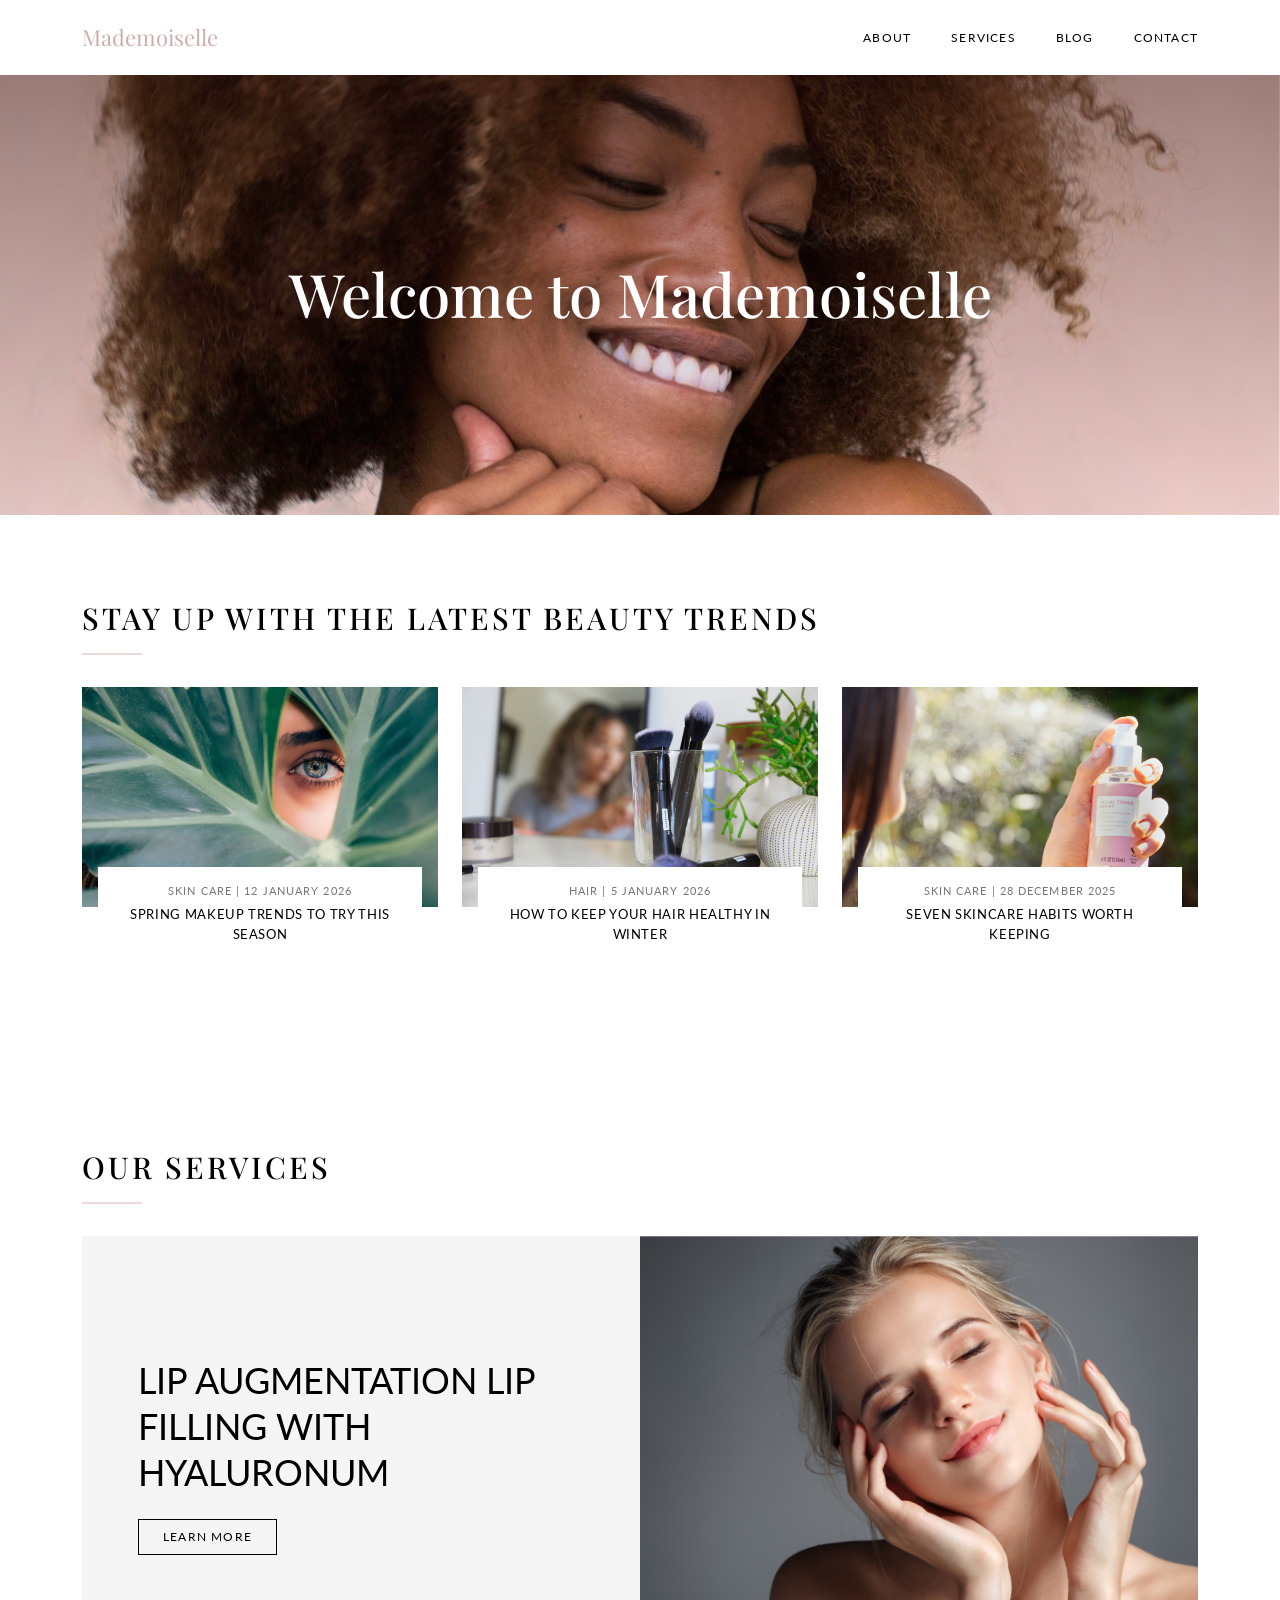
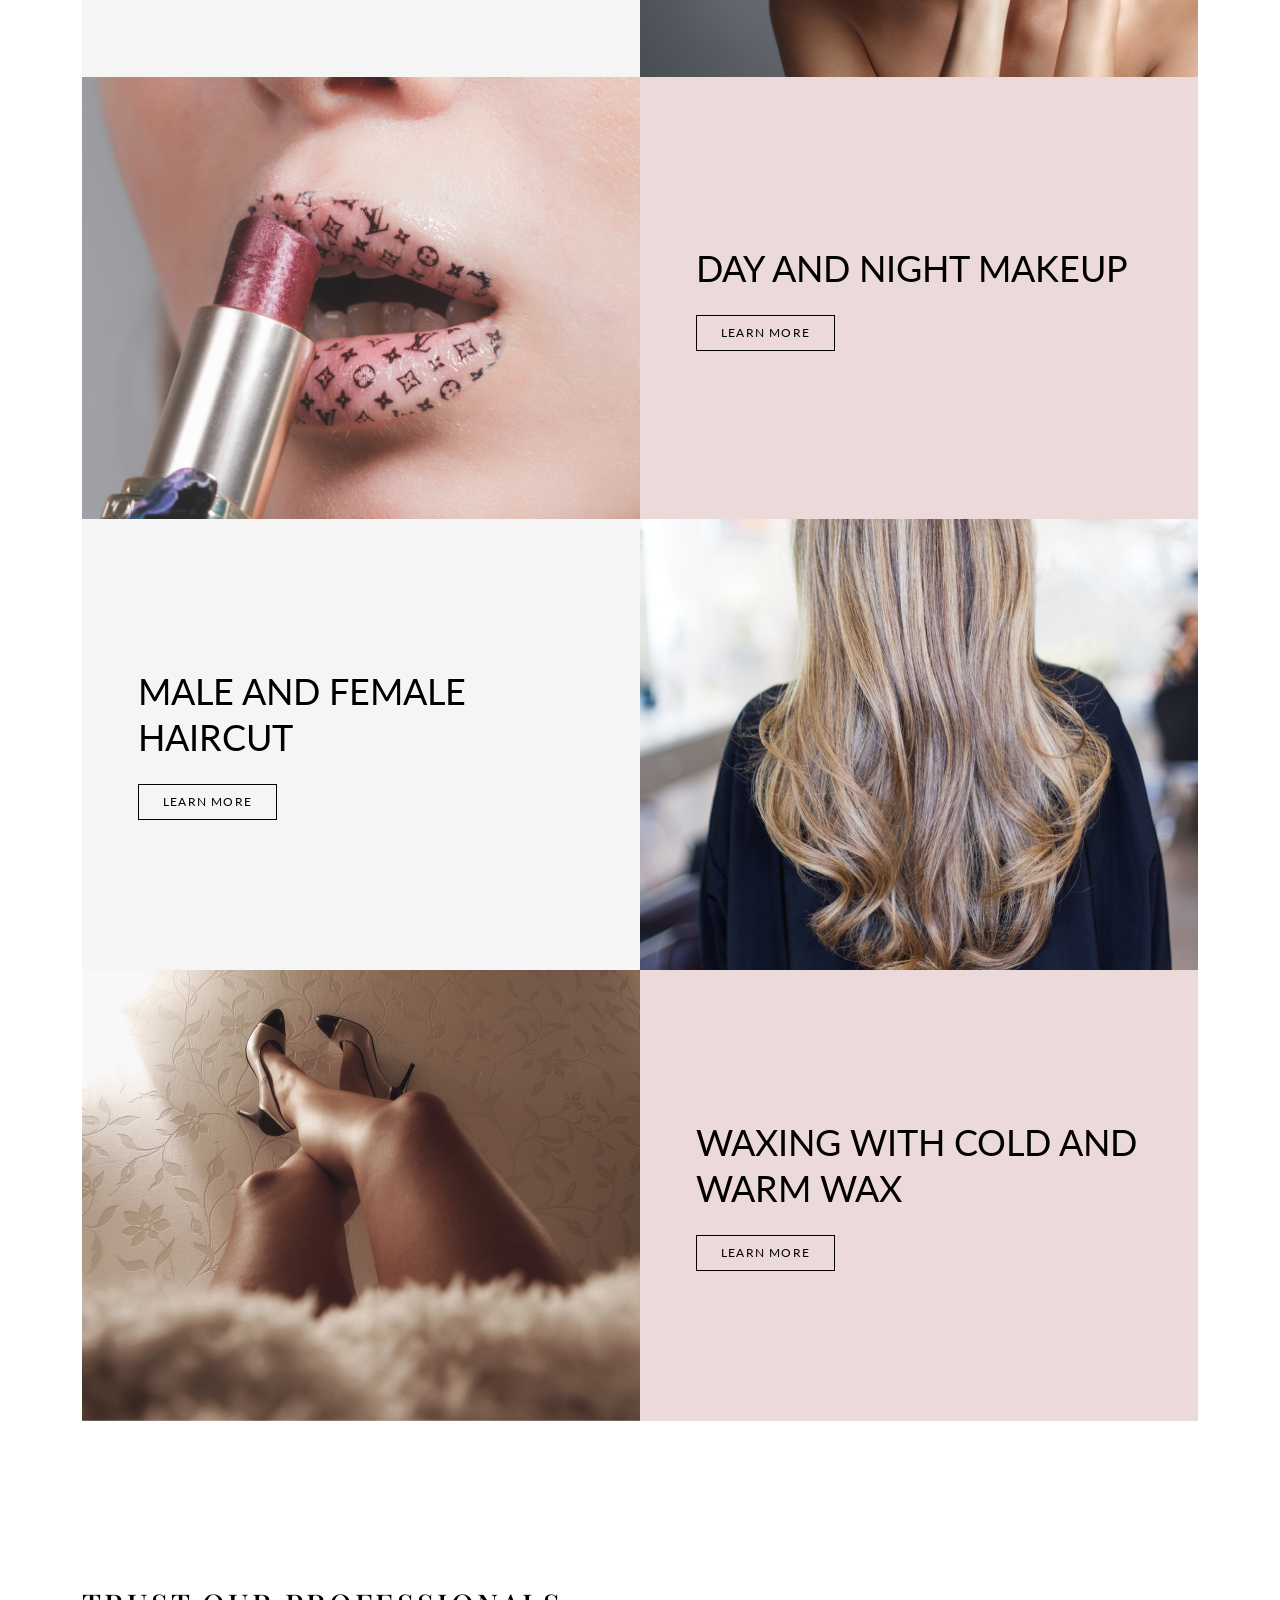
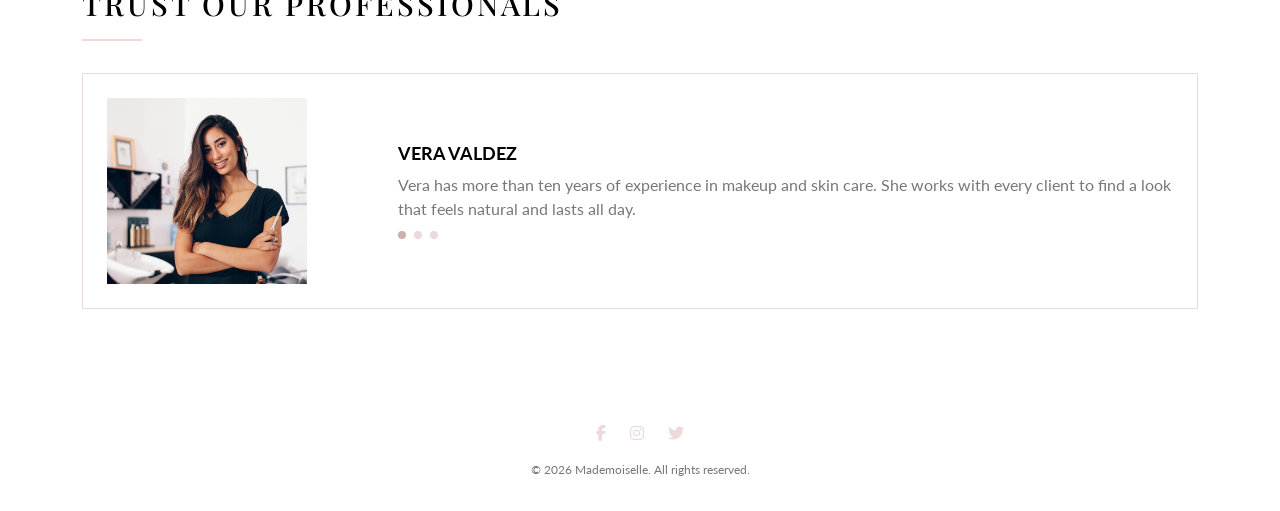
<file: public_html/index.html>
<!doctype html>
<html lang="en">
  <head>
    <title>Mademoiselle | Beauty Salon</title>
    <meta charset="UTF-8" />
    <meta name="viewport" content="width=device-width, initial-scale=1.0" />

    <meta name="author" content="Nikola Pavicevic" />
    <meta
      name="description"
      content="Mademoiselle is a beauty salon offering lip augmentation, makeup, haircut and waxing services." />
    <meta name="keywords" content="beauty, salon, makeup, haircut, waxing" />

    <!--ios compatibility-->
    <meta name="apple-mobile-web-app-capable" content="yes" />
    <meta name="apple-mobile-web-app-title" content="Mademoiselle" />
    <link rel="apple-touch-icon" href="apple-icon-144x144.png" />

    <!--Android compatibility-->
    <meta name="mobile-web-app-capable" content="yes" />
    <meta name="application-name" content="Mademoiselle" />
    <link rel="icon" type="image/png" href="android-icon-192x192.png" />

    <!-- CSS Files -->
    <link
      rel="stylesheet"
      href="https://cdnjs.cloudflare.com/ajax/libs/font-awesome/6.5.1/css/all.min.css" />
    <link href="css/theme.css" rel="stylesheet" type="text/css" />
  </head>
  <body>
    <header>
      <!-- navbar start -->
      <nav class="navbar navbar-expand-lg">
        <div class="container">
          <a class="navbar-brand" href="./index.html">Mademoiselle</a>
          <button
            class="navbar-toggler"
            type="button"
            data-bs-toggle="collapse"
            data-bs-target="#main-menu"
            aria-controls="main-menu"
            aria-expanded="false"
            aria-label="Toggle navigation">
            <span></span>
            <span></span>
            <span></span>
          </button>
          <div class="collapse navbar-collapse" id="main-menu">
            <ul class="navbar-nav ms-auto pt-3 pt-lg-0">
              <li class="nav-item">
                <a class="nav-link" href="./about.html">About</a>
              </li>
              <li class="nav-item">
                <a class="nav-link" href="./services.html">Services</a>
              </li>
              <li class="nav-item">
                <a class="nav-link" href="./blog.html">Blog</a>
              </li>
              <li class="nav-item">
                <a class="nav-link" href="./contact.html">Contact</a>
              </li>
            </ul>
          </div>
        </div>
      </nav>
      <!-- navbar end -->
    </header>

    <main>
      <!-- hero start -->
      <section
        class="hero hero-home d-flex align-items-center justify-content-center">
        <div class="container">
          <h1 class="text-center">Welcome to Mademoiselle</h1>
        </div>
      </section>
      <!-- hero end -->

      <!-- trends start -->
      <section class="section trends">
        <div class="container">
          <h2 class="section-title">Stay up with the latest beauty trends</h2>
          <div class="row">
            <div class="col-md-4">
              <article class="trend-card">
                <a href="./single-blog.html" class="trend-card-image">
                  <img src="images/trend01.png" alt="Trend01" />
                </a>
                <div class="trend-card-body">
                  <p class="trend-card-meta">Skin care | 12 January 2026</p>
                  <h3 class="trend-card-title">
                    <a href="./single-blog.html">
                      Spring makeup trends to try this season
                    </a>
                  </h3>
                </div>
              </article>
            </div>
            <div class="col-md-4">
              <article class="trend-card">
                <a href="./single-blog.html" class="trend-card-image">
                  <img src="images/trend02.png" alt="Trend02" />
                </a>
                <div class="trend-card-body">
                  <p class="trend-card-meta">Hair | 5 January 2026</p>
                  <h3 class="trend-card-title">
                    <a href="./single-blog.html">
                      How to keep your hair healthy in winter
                    </a>
                  </h3>
                </div>
              </article>
            </div>
            <div class="col-md-4">
              <article class="trend-card">
                <a href="./single-blog.html" class="trend-card-image">
                  <img src="images/trend03.png" alt="Trend03" />
                </a>
                <div class="trend-card-body">
                  <p class="trend-card-meta">Skin care | 28 December 2025</p>
                  <h3 class="trend-card-title">
                    <a href="./single-blog.html">
                      Seven skincare habits worth keeping
                    </a>
                  </h3>
                </div>
              </article>
            </div>
          </div>
        </div>
      </section>
      <!-- trends end -->

      <!-- services start -->
      <section class="section services">
        <div class="container">
          <h2 class="section-title">Our services</h2>
          <div class="service-list">
            <div class="row g-0 service-row">
              <div class="col-md-6 service-text">
                <h3 class="service-title">
                  Lip augmentation lip filling with hyaluronum
                </h3>
                <a href="./single-service.html" class="btn-learn">Learn more</a>
              </div>
              <div class="col-md-6 service-image">
                <img src="images/services01.png" alt="Services01" />
              </div>
            </div>
            <div class="row g-0 service-row flex-md-row-reverse">
              <div class="col-md-6 service-text">
                <h3 class="service-title">Day and night makeup</h3>
                <a href="./single-service.html" class="btn-learn">Learn more</a>
              </div>
              <div class="col-md-6 service-image">
                <img src="images/services02.png" alt="Services2" />
              </div>
            </div>
            <div class="row g-0 service-row">
              <div class="col-md-6 service-text">
                <h3 class="service-title">Male and female haircut</h3>
                <a href="./single-service.html" class="btn-learn">Learn more</a>
              </div>
              <div class="col-md-6 service-image">
                <img src="images/services03.png" alt="Services3" />
              </div>
            </div>
            <div class="row g-0 service-row flex-md-row-reverse">
              <div class="col-md-6 service-text">
                <h3 class="service-title">Waxing with cold and warm wax</h3>
                <a href="./single-service.html" class="btn-learn">Learn more</a>
              </div>
              <div class="col-md-6 service-image">
                <img src="images/services04.png" alt="Services4" />
              </div>
            </div>
          </div>
        </div>
      </section>
      <!-- services end -->

      <!-- professionals start -->
      <section class="section professionals">
        <div class="container">
          <h2 class="section-title">Trust our professionals</h2>
          <article class="professional">
            <div class="row g-0 align-items-center">
              <div class="col-md-3">
                <img src="images/profesional.png" alt="Vera Valdez" />
              </div>
              <div class="col-md-9 professional-body">
                <h3 class="professional-name">Vera Valdez</h3>
                <p>
                  Vera has more than ten years of experience in makeup and skin
                  care. She works with every client to find a look that feels
                  natural and lasts all day.
                </p>
                <ul class="professional-dots">
                  <li class="active"></li>
                  <li></li>
                  <li></li>
                </ul>
              </div>
            </div>
          </article>
        </div>
      </section>
      <!-- professionals end -->
    </main>

    <footer>
      <div class="container">
        <div class="social">
          <a href="#" class="social-icon" aria-label="Facebook">
            <i class="fa-brands fa-facebook-f"></i>
          </a>
          <a href="#" class="social-icon" aria-label="Instagram">
            <i class="fa-brands fa-instagram"></i>
          </a>
          <a href="#" class="social-icon" aria-label="Twitter">
            <i class="fa-brands fa-twitter"></i>
          </a>
        </div>
        <p class="copyright">&copy; 2026 Mademoiselle. All rights reserved.</p>
      </div>
    </footer>

    <script src="js/jquery.js" type="text/javascript"></script>
    <script src="js/bootstrap.bundle.min.js" type="text/javascript"></script>
    <script src="js/main.js" type="text/javascript"></script>
  </body>
</html>
</file>
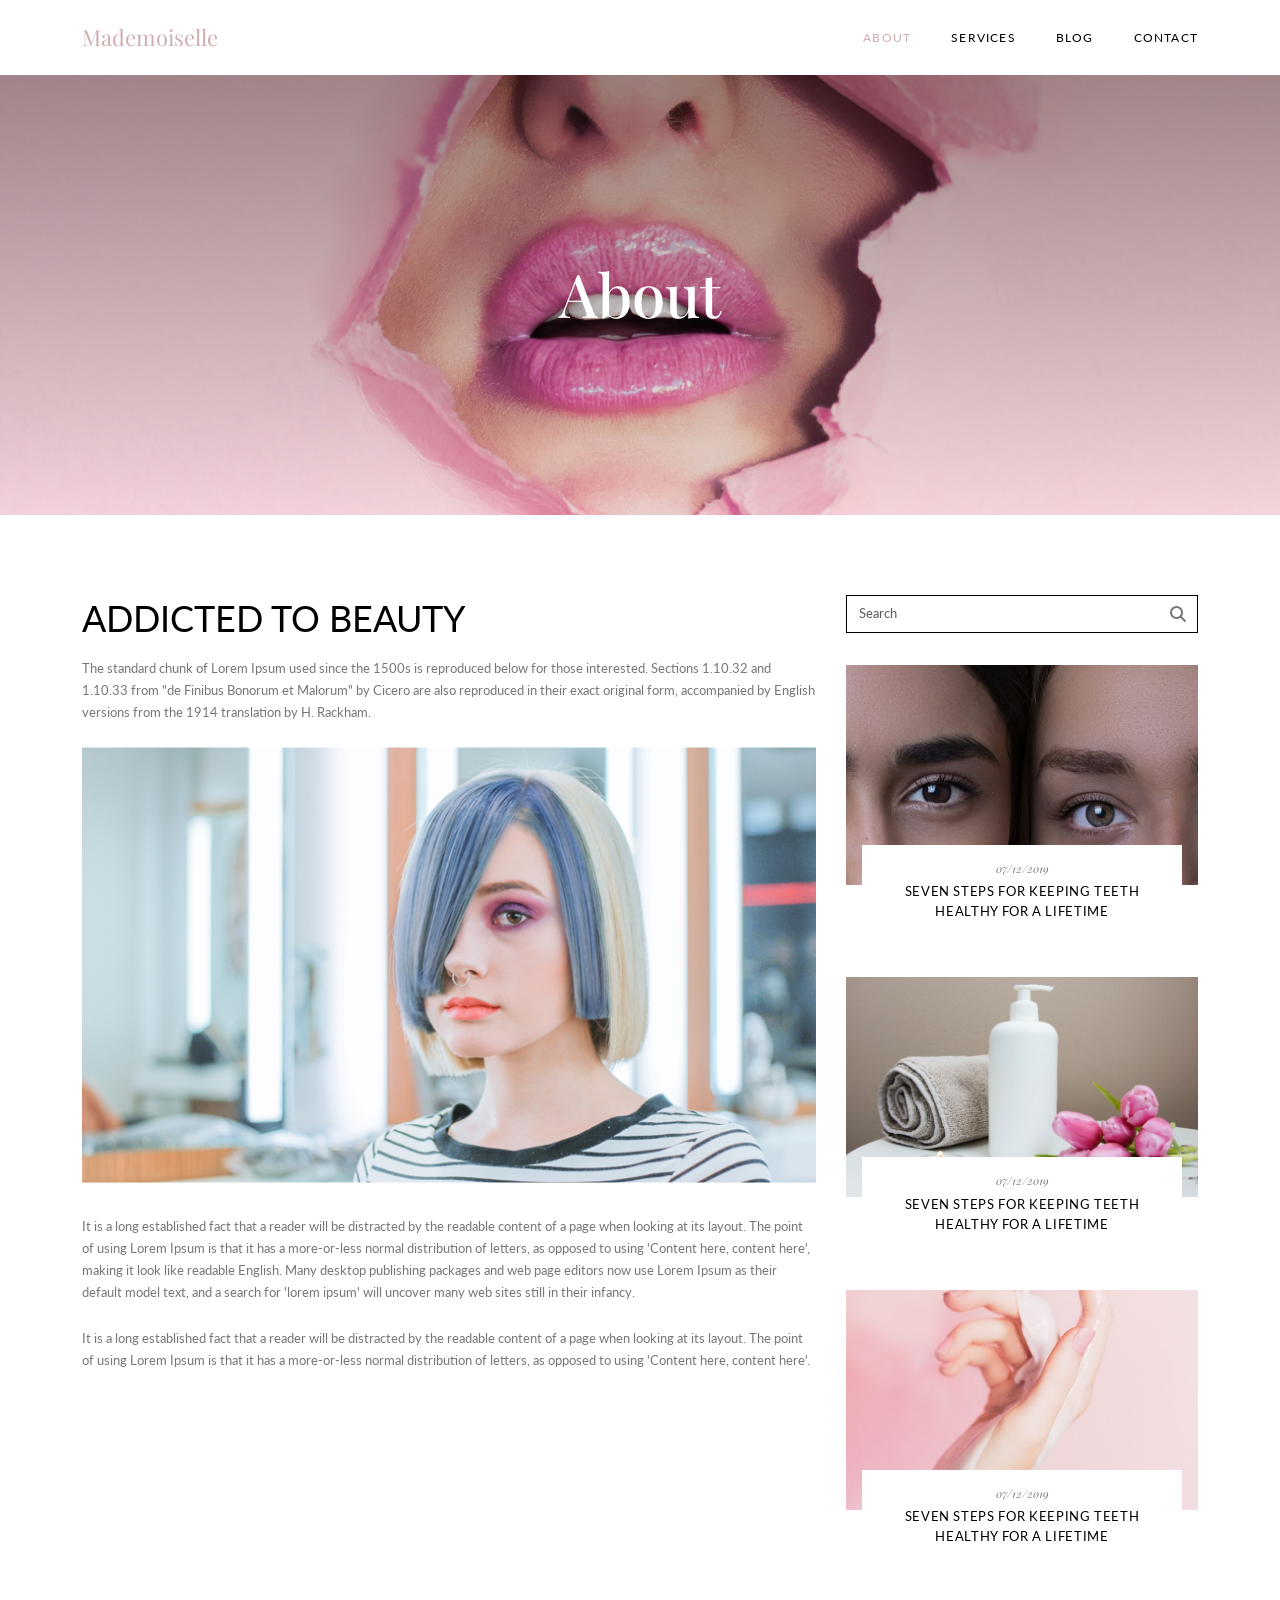
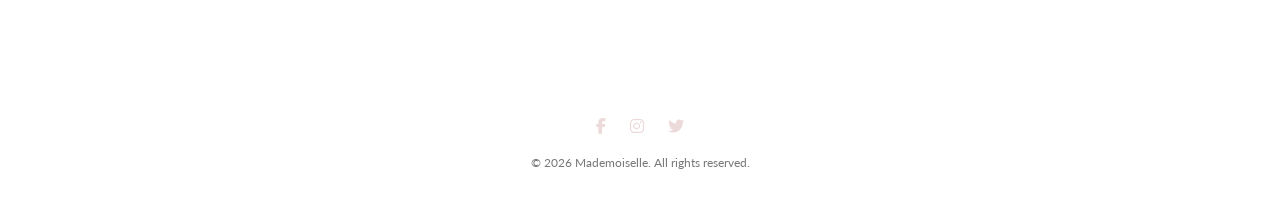
<file: public_html/about.html>
<!doctype html>
<html lang="en">
  <head>
    <title>About | Mademoiselle</title>
    <meta charset="UTF-8" />
    <meta name="viewport" content="width=device-width, initial-scale=1.0" />

    <meta name="author" content="Nikola Pavicevic" />
    <meta name="description" content="About Mademoiselle beauty salon." />
    <meta name="keywords" content="beauty, salon, makeup, haircut, waxing" />

    <!--ios compatibility-->
    <meta name="apple-mobile-web-app-capable" content="yes" />
    <meta name="apple-mobile-web-app-title" content="Mademoiselle" />
    <link rel="apple-touch-icon" href="apple-icon-144x144.png" />

    <!--Android compatibility-->
    <meta name="mobile-web-app-capable" content="yes" />
    <meta name="application-name" content="Mademoiselle" />
    <link rel="icon" type="image/png" href="android-icon-192x192.png" />

    <!-- CSS Files -->
    <link
      rel="stylesheet"
      href="https://cdnjs.cloudflare.com/ajax/libs/font-awesome/6.5.1/css/all.min.css" />
    <link href="css/theme.css" rel="stylesheet" type="text/css" />
  </head>
  <body>
    <header>
      <!-- navbar start -->
      <nav class="navbar navbar-expand-lg">
        <div class="container">
          <a class="navbar-brand" href="./index.html">Mademoiselle</a>
          <button
            class="navbar-toggler"
            type="button"
            data-bs-toggle="collapse"
            data-bs-target="#main-menu"
            aria-controls="main-menu"
            aria-expanded="false"
            aria-label="Toggle navigation">
            <span></span>
            <span></span>
            <span></span>
          </button>
          <div class="collapse navbar-collapse" id="main-menu">
            <ul class="navbar-nav ms-auto pt-3 pt-lg-0">
              <li class="nav-item">
                <a class="nav-link active" href="./about.html">About</a>
              </li>
              <li class="nav-item">
                <a class="nav-link" href="./services.html">Services</a>
              </li>
              <li class="nav-item">
                <a class="nav-link" href="./blog.html">Blog</a>
              </li>
              <li class="nav-item">
                <a class="nav-link" href="./contact.html">Contact</a>
              </li>
            </ul>
          </div>
        </div>
      </nav>
      <!-- navbar end -->
    </header>

    <main>
      <!-- hero start -->
      <section
        class="hero hero-about d-flex align-items-center justify-content-center">
        <div class="container">
          <h1 class="text-center">About</h1>
        </div>
      </section>
      <!-- hero end -->

      <!-- about start -->
      <section class="section about">
        <div class="container">
          <div class="row gx-lg-5">
            <div class="col-lg-8">
              <div class="about-content">
                <h2 class="about-title">Addicted to beauty</h2>
                <p>
                  The standard chunk of Lorem Ipsum used since the 1500s is
                  reproduced below for those interested. Sections 1.10.32 and
                  1.10.33 from "de Finibus Bonorum et Malorum" by Cicero are
                  also reproduced in their exact original form, accompanied by
                  English versions from the 1914 translation by H. Rackham.
                </p>
                <img src="images/about/about04.png" alt="Addicted to beauty" />
                <p>
                  It is a long established fact that a reader will be distracted
                  by the readable content of a page when looking at its layout.
                  The point of using Lorem Ipsum is that it has a more-or-less
                  normal distribution of letters, as opposed to using 'Content
                  here, content here', making it look like readable English.
                  Many desktop publishing packages and web page editors now use
                  Lorem Ipsum as their default model text, and a search for
                  'lorem ipsum' will uncover many web sites still in their
                  infancy.
                </p>
                <p>
                  It is a long established fact that a reader will be distracted
                  by the readable content of a page when looking at its layout.
                  The point of using Lorem Ipsum is that it has a more-or-less
                  normal distribution of letters, as opposed to using 'Content
                  here, content here'.
                </p>
              </div>
            </div>

            <div class="col-lg-4 about-sidebar">
              <form class="search-form" action="#" role="search">
                <input
                  type="search"
                  class="form-control"
                  placeholder="Search"
                  aria-label="Search" />
                <button type="submit" class="search-btn" aria-label="Search">
                  <i class="fa-solid fa-magnifying-glass"></i>
                </button>
              </form>

              <article class="trend-card">
                <a href="./single-blog.html" class="trend-card-image">
                  <img src="images/about/about01.jpg" alt="Trend01" />
                </a>
                <div class="trend-card-body">
                  <p class="trend-card-meta">07/12/2019</p>
                  <h3 class="trend-card-title">
                    <a href="./single-blog.html">
                      Seven steps for keeping teeth healthy for a lifetime
                    </a>
                  </h3>
                </div>
              </article>
              <article class="trend-card">
                <a href="./single-blog.html" class="trend-card-image">
                  <img src="images/about/about02.jpg" alt="Trend02" />
                </a>
                <div class="trend-card-body">
                  <p class="trend-card-meta">07/12/2019</p>
                  <h3 class="trend-card-title">
                    <a href="./single-blog.html">
                      Seven steps for keeping teeth healthy for a lifetime
                    </a>
                  </h3>
                </div>
              </article>
              <article class="trend-card">
                <a href="./single-blog.html" class="trend-card-image">
                  <img src="images/about/about03.jpg" alt="Trend03" />
                </a>
                <div class="trend-card-body">
                  <p class="trend-card-meta">07/12/2019</p>
                  <h3 class="trend-card-title">
                    <a href="./single-blog.html">
                      Seven steps for keeping teeth healthy for a lifetime
                    </a>
                  </h3>
                </div>
              </article>
            </div>
          </div>
        </div>
      </section>
      <!-- about end -->
    </main>

    <footer>
      <div class="container">
        <div class="social">
          <a href="#" class="social-icon" aria-label="Facebook">
            <i class="fa-brands fa-facebook-f"></i>
          </a>
          <a href="#" class="social-icon" aria-label="Instagram">
            <i class="fa-brands fa-instagram"></i>
          </a>
          <a href="#" class="social-icon" aria-label="Twitter">
            <i class="fa-brands fa-twitter"></i>
          </a>
        </div>
        <p class="copyright">&copy; 2026 Mademoiselle. All rights reserved.</p>
      </div>
    </footer>

    <script src="js/jquery.js" type="text/javascript"></script>
    <script src="js/bootstrap.bundle.min.js" type="text/javascript"></script>
    <script src="js/main.js" type="text/javascript"></script>
  </body>
</html>
</file>
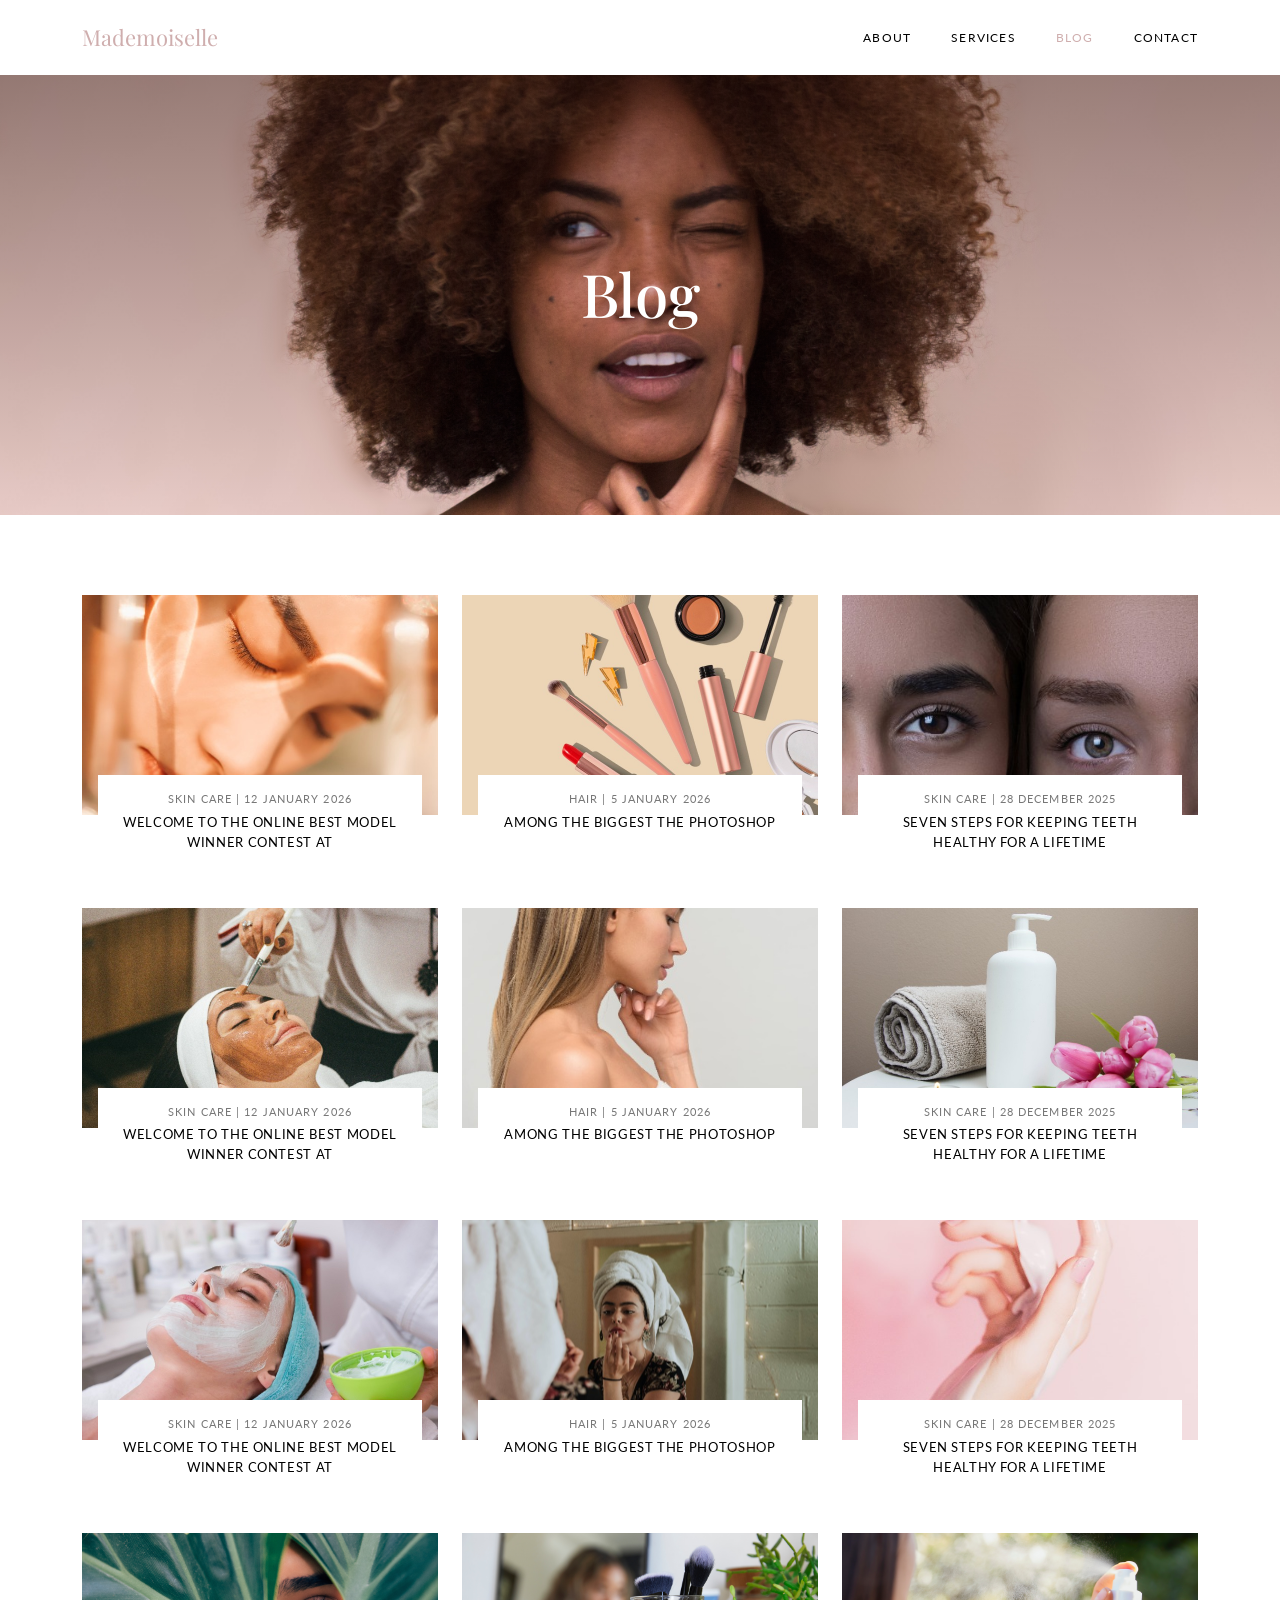
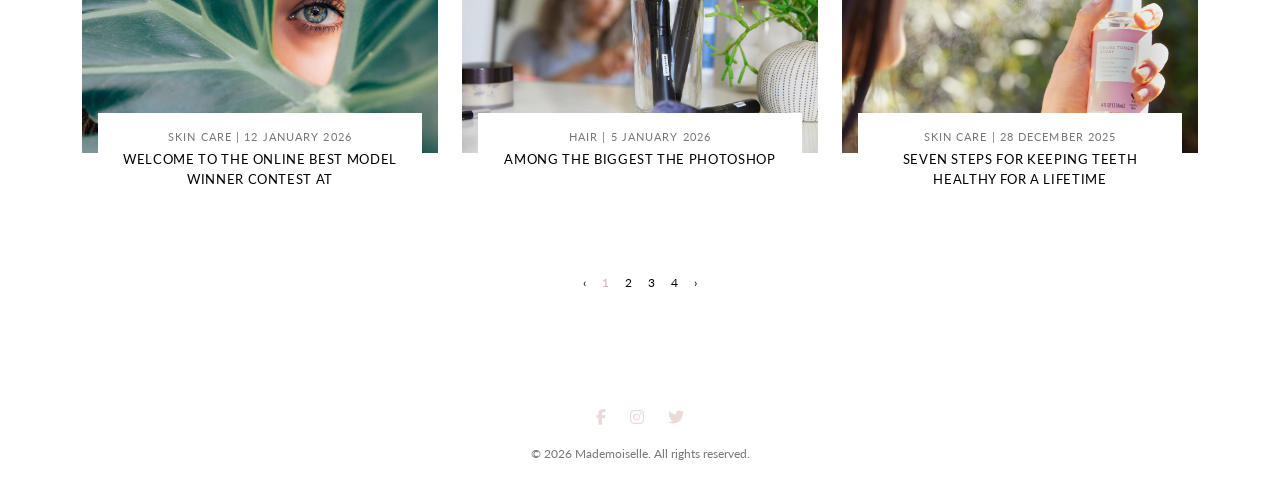
<file: public_html/blog.html>
<!doctype html>
<html lang="en">
  <head>
    <title>Blog | Mademoiselle</title>
    <meta charset="UTF-8" />
    <meta name="viewport" content="width=device-width, initial-scale=1.0" />

    <meta name="author" content="Nikola Pavicevic" />
    <meta
      name="description"
      content="Beauty tips, trends and news from Mademoiselle beauty salon." />
    <meta name="keywords" content="beauty, salon, makeup, haircut, waxing" />

    <!--ios compatibility-->
    <meta name="apple-mobile-web-app-capable" content="yes" />
    <meta name="apple-mobile-web-app-title" content="Mademoiselle" />
    <link rel="apple-touch-icon" href="apple-icon-144x144.png" />

    <!--Android compatibility-->
    <meta name="mobile-web-app-capable" content="yes" />
    <meta name="application-name" content="Mademoiselle" />
    <link rel="icon" type="image/png" href="android-icon-192x192.png" />

    <!-- CSS Files -->
    <link
      rel="stylesheet"
      href="https://cdnjs.cloudflare.com/ajax/libs/font-awesome/6.5.1/css/all.min.css" />
    <link href="css/theme.css" rel="stylesheet" type="text/css" />
  </head>
  <body>
    <header>
      <!-- navbar start -->
      <nav class="navbar navbar-expand-lg">
        <div class="container">
          <a class="navbar-brand" href="./index.html">Mademoiselle</a>
          <button
            class="navbar-toggler"
            type="button"
            data-bs-toggle="collapse"
            data-bs-target="#main-menu"
            aria-controls="main-menu"
            aria-expanded="false"
            aria-label="Toggle navigation">
            <span></span>
            <span></span>
            <span></span>
          </button>
          <div class="collapse navbar-collapse" id="main-menu">
            <ul class="navbar-nav ms-auto pt-3 pt-lg-0">
              <li class="nav-item">
                <a class="nav-link" href="./about.html">About</a>
              </li>
              <li class="nav-item">
                <a class="nav-link" href="./services.html">Services</a>
              </li>
              <li class="nav-item">
                <a class="nav-link active" href="./blog.html">Blog</a>
              </li>
              <li class="nav-item">
                <a class="nav-link" href="./contact.html">Contact</a>
              </li>
            </ul>
          </div>
        </div>
      </nav>
      <!-- navbar end -->
    </header>

    <main>
      <!-- hero start -->
      <section
        class="hero hero-blog d-flex align-items-center justify-content-center">
        <div class="container">
          <h1 class="text-center">Blog</h1>
        </div>
      </section>
      <!-- hero end -->

      <!-- blog list start -->
      <section class="section blog-list">
        <div class="container">
          <div class="row">
            <div class="col-md-4">
              <article class="trend-card">
                <a href="./single-blog.html" class="trend-card-image">
                  <img
                    src="images/blog/blog01.jpg"
                    alt="Welcome to the online best model winner contest at" />
                </a>
                <div class="trend-card-body">
                  <p class="trend-card-meta">Skin care | 12 January 2026</p>
                  <h3 class="trend-card-title">
                    <a href="./single-blog.html">
                      Welcome to the online best model winner contest at
                    </a>
                  </h3>
                </div>
              </article>
            </div>
            <div class="col-md-4">
              <article class="trend-card">
                <a href="./single-blog.html" class="trend-card-image">
                  <img
                    src="images/blog/blog02.jpg"
                    alt="Among the biggest the photoshop" />
                </a>
                <div class="trend-card-body">
                  <p class="trend-card-meta">Hair | 5 January 2026</p>
                  <h3 class="trend-card-title">
                    <a href="./single-blog.html">
                      Among the biggest the photoshop
                    </a>
                  </h3>
                </div>
              </article>
            </div>
            <div class="col-md-4">
              <article class="trend-card">
                <a href="./single-blog.html" class="trend-card-image">
                  <img
                    src="images/blog/blog03.jpg"
                    alt="Seven steps for keeping teeth healthy for a lifetime" />
                </a>
                <div class="trend-card-body">
                  <p class="trend-card-meta">Skin care | 28 December 2025</p>
                  <h3 class="trend-card-title">
                    <a href="./single-blog.html">
                      Seven steps for keeping teeth healthy for a lifetime
                    </a>
                  </h3>
                </div>
              </article>
            </div>
            <div class="col-md-4">
              <article class="trend-card">
                <a href="./single-blog.html" class="trend-card-image">
                  <img
                    src="images/blog/blog04.jpg"
                    alt="Welcome to the online best model winner contest at" />
                </a>
                <div class="trend-card-body">
                  <p class="trend-card-meta">Skin care | 12 January 2026</p>
                  <h3 class="trend-card-title">
                    <a href="./single-blog.html">
                      Welcome to the online best model winner contest at
                    </a>
                  </h3>
                </div>
              </article>
            </div>
            <div class="col-md-4">
              <article class="trend-card">
                <a href="./single-blog.html" class="trend-card-image">
                  <img
                    src="images/blog/blog05.jpg"
                    alt="Among the biggest the photoshop" />
                </a>
                <div class="trend-card-body">
                  <p class="trend-card-meta">Hair | 5 January 2026</p>
                  <h3 class="trend-card-title">
                    <a href="./single-blog.html">
                      Among the biggest the photoshop
                    </a>
                  </h3>
                </div>
              </article>
            </div>
            <div class="col-md-4">
              <article class="trend-card">
                <a href="./single-blog.html" class="trend-card-image">
                  <img
                    src="images/blog/blog06.jpg"
                    alt="Seven steps for keeping teeth healthy for a lifetime" />
                </a>
                <div class="trend-card-body">
                  <p class="trend-card-meta">Skin care | 28 December 2025</p>
                  <h3 class="trend-card-title">
                    <a href="./single-blog.html">
                      Seven steps for keeping teeth healthy for a lifetime
                    </a>
                  </h3>
                </div>
              </article>
            </div>

            <div class="col-md-4">
              <article class="trend-card">
                <a href="./single-blog.html" class="trend-card-image">
                  <img
                    src="images/blog/blog07.jpg"
                    alt="Welcome to the online best model winner contest at" />
                </a>
                <div class="trend-card-body">
                  <p class="trend-card-meta">Skin care | 12 January 2026</p>
                  <h3 class="trend-card-title">
                    <a href="./single-blog.html">
                      Welcome to the online best model winner contest at
                    </a>
                  </h3>
                </div>
              </article>
            </div>
            <div class="col-md-4">
              <article class="trend-card">
                <a href="./single-blog.html" class="trend-card-image">
                  <img
                    src="images/blog/blog08.jpg"
                    alt="Among the biggest the photoshop" />
                </a>
                <div class="trend-card-body">
                  <p class="trend-card-meta">Hair | 5 January 2026</p>
                  <h3 class="trend-card-title">
                    <a href="./single-blog.html">
                      Among the biggest the photoshop
                    </a>
                  </h3>
                </div>
              </article>
            </div>
            <div class="col-md-4">
              <article class="trend-card">
                <a href="./single-blog.html" class="trend-card-image">
                  <img
                    src="images/blog/blog09.jpg"
                    alt="Seven steps for keeping teeth healthy for a lifetime" />
                </a>
                <div class="trend-card-body">
                  <p class="trend-card-meta">Skin care | 28 December 2025</p>
                  <h3 class="trend-card-title">
                    <a href="./single-blog.html">
                      Seven steps for keeping teeth healthy for a lifetime
                    </a>
                  </h3>
                </div>
              </article>
            </div>

            <div class="col-md-4">
              <article class="trend-card">
                <a href="./single-blog.html" class="trend-card-image">
                  <img
                    src="images/blog/blog10.png"
                    alt="Welcome to the online best model winner contest at" />
                </a>
                <div class="trend-card-body">
                  <p class="trend-card-meta">Skin care | 12 January 2026</p>
                  <h3 class="trend-card-title">
                    <a href="./single-blog.html">
                      Welcome to the online best model winner contest at
                    </a>
                  </h3>
                </div>
              </article>
            </div>
            <div class="col-md-4">
              <article class="trend-card">
                <a href="./single-blog.html" class="trend-card-image">
                  <img
                    src="images/blog/blog11.png"
                    alt="Among the biggest the photoshop" />
                </a>
                <div class="trend-card-body">
                  <p class="trend-card-meta">Hair | 5 January 2026</p>
                  <h3 class="trend-card-title">
                    <a href="./single-blog.html">
                      Among the biggest the photoshop
                    </a>
                  </h3>
                </div>
              </article>
            </div>
            <div class="col-md-4">
              <article class="trend-card">
                <a href="./single-blog.html" class="trend-card-image">
                  <img
                    src="images/blog/blog12.png"
                    alt="Seven steps for keeping teeth healthy for a lifetime" />
                </a>
                <div class="trend-card-body">
                  <p class="trend-card-meta">Skin care | 28 December 2025</p>
                  <h3 class="trend-card-title">
                    <a href="./single-blog.html">
                      Seven steps for keeping teeth healthy for a lifetime
                    </a>
                  </h3>
                </div>
              </article>
            </div>
          </div>
          <ul class="blog-pagination">
            <li><a href="#" aria-label="Previous">&lsaquo;</a></li>
            <li><a href="#" class="active">1</a></li>
            <li><a href="#">2</a></li>
            <li><a href="#">3</a></li>
            <li><a href="#">4</a></li>
            <li><a href="#" aria-label="Next">&rsaquo;</a></li>
          </ul>
        </div>
      </section>
      <!-- blog list end -->
    </main>

    <footer>
      <div class="container">
        <div class="social">
          <a href="#" class="social-icon" aria-label="Facebook">
            <i class="fa-brands fa-facebook-f"></i>
          </a>
          <a href="#" class="social-icon" aria-label="Instagram">
            <i class="fa-brands fa-instagram"></i>
          </a>
          <a href="#" class="social-icon" aria-label="Twitter">
            <i class="fa-brands fa-twitter"></i>
          </a>
        </div>
        <p class="copyright">&copy; 2026 Mademoiselle. All rights reserved.</p>
      </div>
    </footer>

    <script src="js/jquery.js" type="text/javascript"></script>
    <script src="js/bootstrap.bundle.min.js" type="text/javascript"></script>
    <script src="js/main.js" type="text/javascript"></script>
  </body>
</html>
</file>
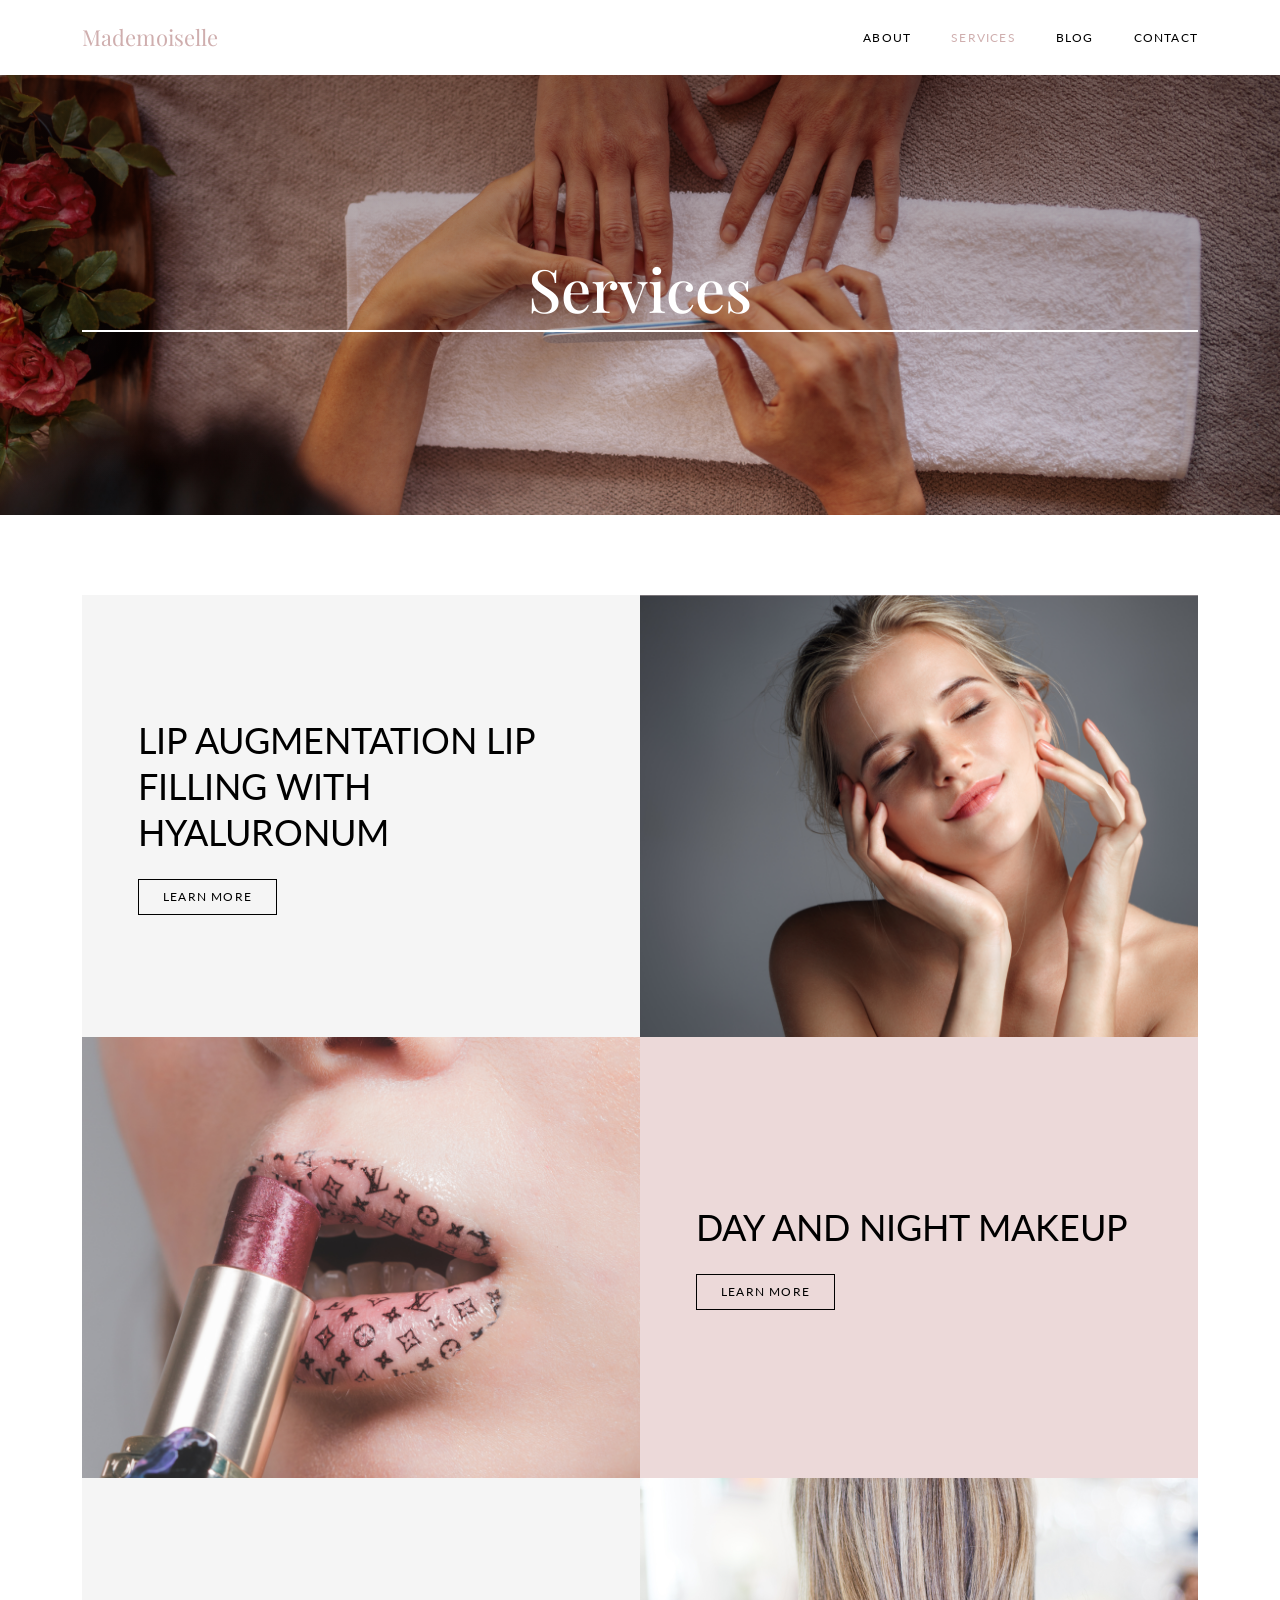
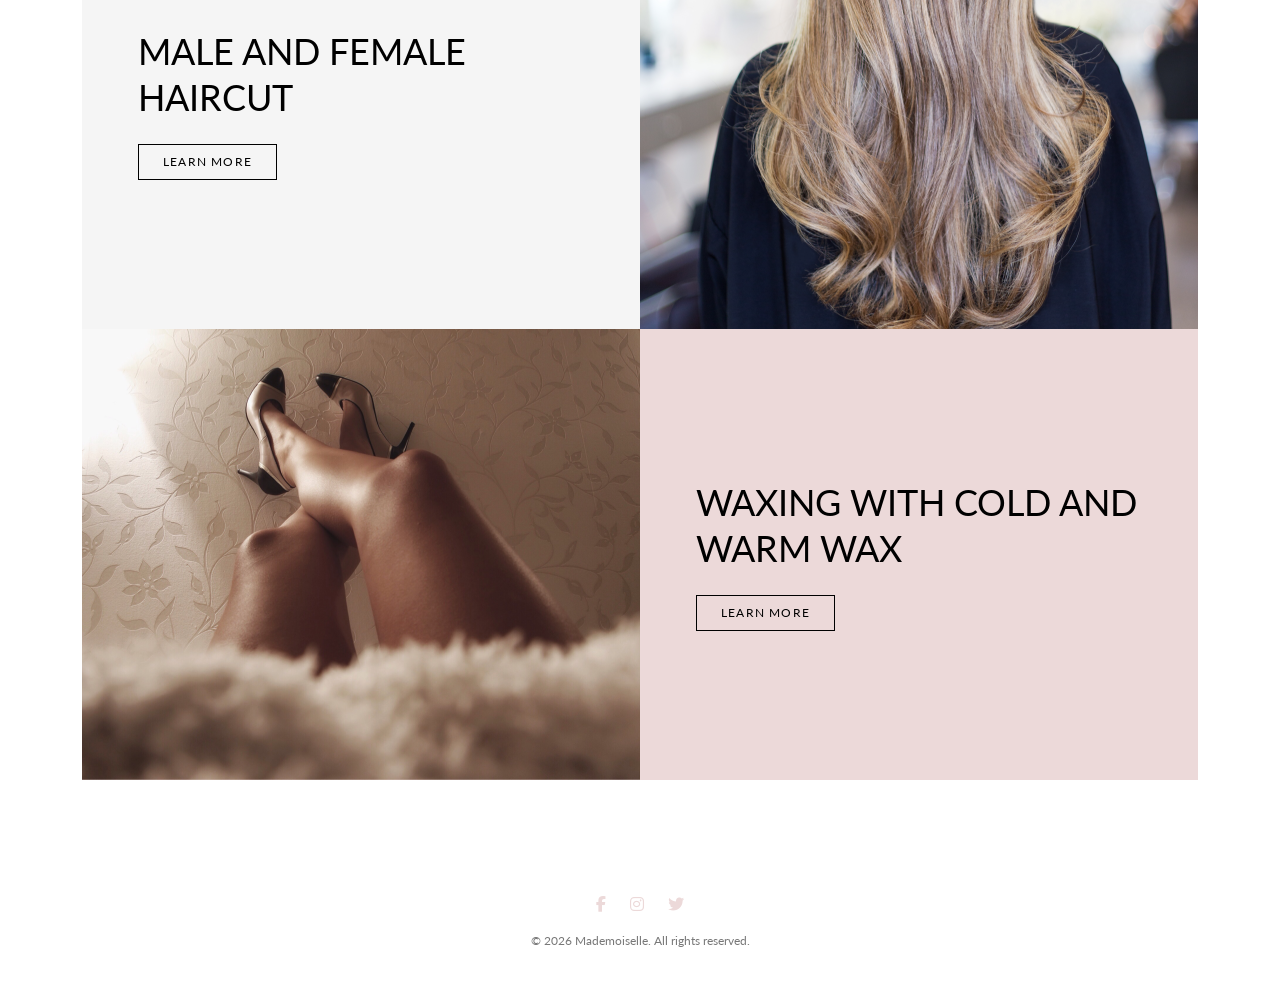
<file: public_html/services.html>
<!doctype html>
<html lang="en">
  <head>
    <title>Services | Mademoiselle</title>
    <meta charset="UTF-8" />
    <meta name="viewport" content="width=device-width, initial-scale=1.0" />

    <meta name="author" content="Nikola Pavicevic" />
    <meta
      name="description"
      content="Services offered by Mademoiselle beauty salon: lip augmentation, makeup, haircut and waxing." />
    <meta name="keywords" content="beauty, salon, makeup, haircut, waxing" />

    <!--ios compatibility-->
    <meta name="apple-mobile-web-app-capable" content="yes" />
    <meta name="apple-mobile-web-app-title" content="Mademoiselle" />
    <link rel="apple-touch-icon" href="apple-icon-144x144.png" />

    <!--Android compatibility-->
    <meta name="mobile-web-app-capable" content="yes" />
    <meta name="application-name" content="Mademoiselle" />
    <link rel="icon" type="image/png" href="android-icon-192x192.png" />

    <!-- CSS Files -->
    <link
      rel="stylesheet"
      href="https://cdnjs.cloudflare.com/ajax/libs/font-awesome/6.5.1/css/all.min.css" />
    <link href="css/theme.css" rel="stylesheet" type="text/css" />
  </head>
  <body>
    <header>
      <!-- navbar start -->
      <nav class="navbar navbar-expand-lg">
        <div class="container">
          <a class="navbar-brand" href="./index.html">Mademoiselle</a>
          <button
            class="navbar-toggler"
            type="button"
            data-bs-toggle="collapse"
            data-bs-target="#main-menu"
            aria-controls="main-menu"
            aria-expanded="false"
            aria-label="Toggle navigation">
            <span></span>
            <span></span>
            <span></span>
          </button>
          <div class="collapse navbar-collapse" id="main-menu">
            <ul class="navbar-nav ms-auto pt-3 pt-lg-0">
              <li class="nav-item">
                <a class="nav-link" href="./about.html">About</a>
              </li>
              <li class="nav-item">
                <a class="nav-link active" href="./services.html">Services</a>
              </li>
              <li class="nav-item">
                <a class="nav-link" href="./blog.html">Blog</a>
              </li>
              <li class="nav-item">
                <a class="nav-link" href="./contact.html">Contact</a>
              </li>
            </ul>
          </div>
        </div>
      </nav>
      <!-- navbar end -->
    </header>
    <main>
      <!-- hero start -->
      <section
        class="hero hero-services d-flex align-items-center justify-content-center">
        <div class="container">
          <h1 class="text-center">Services</h1>
        </div>
      </section>
      <!-- hero end -->
      <!-- services start -->
      <section class="section services">
        <div class="container">
          <div class="service-list">
            <div class="row g-0 service-row">
              <div class="col-md-6 service-text">
                <h3 class="service-title">
                  Lip augmentation lip filling with hyaluronum
                </h3>
                <a href="./single-service.html" class="btn-learn">Learn more</a>
              </div>
              <div class="col-md-6 service-image">
                <img src="images/services01.png" alt="Services01" />
              </div>
            </div>
            <div class="row g-0 service-row flex-md-row-reverse">
              <div class="col-md-6 service-text">
                <h3 class="service-title">Day and night makeup</h3>
                <a href="./single-service.html" class="btn-learn">Learn more</a>
              </div>
              <div class="col-md-6 service-image">
                <img src="images/services02.png" alt="Services2" />
              </div>
            </div>
            <div class="row g-0 service-row">
              <div class="col-md-6 service-text">
                <h3 class="service-title">Male and female haircut</h3>
                <a href="./single-service.html" class="btn-learn">Learn more</a>
              </div>
              <div class="col-md-6 service-image">
                <img src="images/services03.png" alt="Services3" />
              </div>
            </div>
            <div class="row g-0 service-row flex-md-row-reverse">
              <div class="col-md-6 service-text">
                <h3 class="service-title">Waxing with cold and warm wax</h3>
                <a href="./single-service.html" class="btn-learn">Learn more</a>
              </div>
              <div class="col-md-6 service-image">
                <img src="images/services04.png" alt="Services4" />
              </div>
            </div>
          </div>
        </div>
      </section>
      <!-- services end -->
    </main>
    <footer>
      <div class="container">
        <div class="social">
          <a href="#" class="social-icon" aria-label="Facebook">
            <i class="fa-brands fa-facebook-f"></i>
          </a>
          <a href="#" class="social-icon" aria-label="Instagram">
            <i class="fa-brands fa-instagram"></i>
          </a>
          <a href="#" class="social-icon" aria-label="Twitter">
            <i class="fa-brands fa-twitter"></i>
          </a>
        </div>
        <p class="copyright">&copy; 2026 Mademoiselle. All rights reserved.</p>
      </div>
    </footer>
    <script src="js/jquery.js" type="text/javascript"></script>
    <script src="js/bootstrap.bundle.min.js" type="text/javascript"></script>
    <script src="js/main.js" type="text/javascript"></script>
  </body>
</html>
</file>
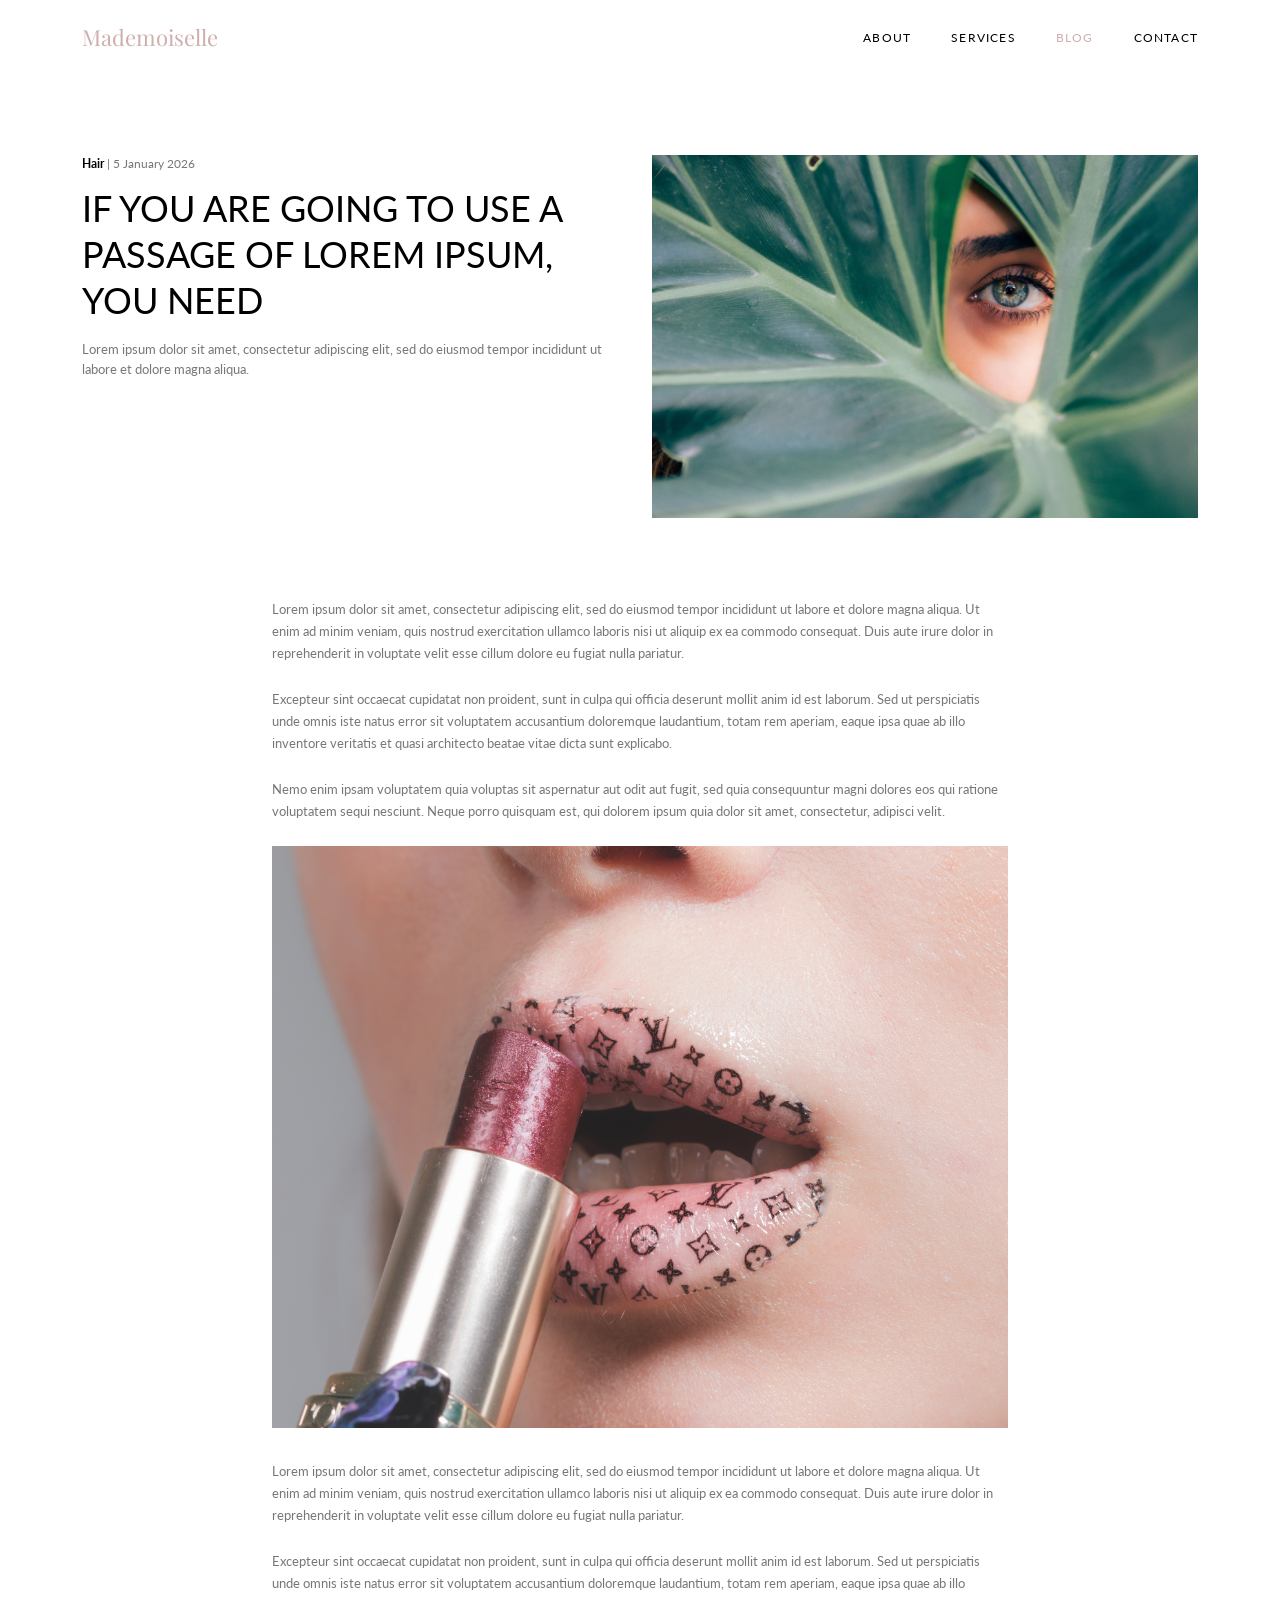
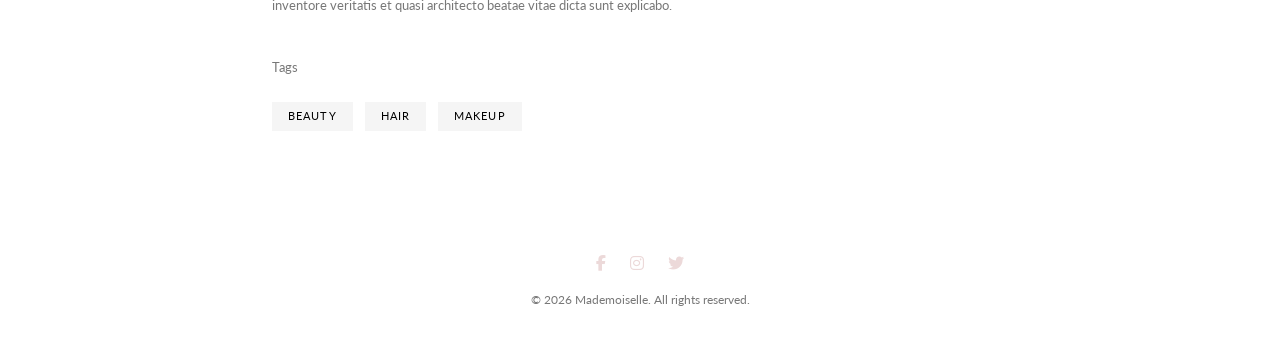
<file: public_html/single-blog.html>
<!doctype html>
<html lang="en">
  <head>
    <title>Blog single | Mademoiselle</title>
    <meta charset="UTF-8" />
    <meta name="viewport" content="width=device-width, initial-scale=1.0" />

    <meta name="author" content="Nikola Pavicevic" />
    <meta
      name="description"
      content="Read the full article on the Mademoiselle beauty salon blog." />
    <meta name="keywords" content="beauty, salon, makeup, haircut, waxing" />

    <!--ios compatibility-->
    <meta name="apple-mobile-web-app-capable" content="yes" />
    <meta name="apple-mobile-web-app-title" content="Mademoiselle" />
    <link rel="apple-touch-icon" href="apple-icon-144x144.png" />

    <!--Android compatibility-->
    <meta name="mobile-web-app-capable" content="yes" />
    <meta name="application-name" content="Mademoiselle" />
    <link rel="icon" type="image/png" href="android-icon-192x192.png" />

    <!-- CSS Files -->
    <link
      rel="stylesheet"
      href="https://cdnjs.cloudflare.com/ajax/libs/font-awesome/6.5.1/css/all.min.css" />
    <link href="css/theme.css" rel="stylesheet" type="text/css" />
  </head>
  <body>
    <header>
      <!-- navbar start -->
      <nav class="navbar navbar-expand-lg">
        <div class="container">
          <a class="navbar-brand" href="./index.html">Mademoiselle</a>
          <button
            class="navbar-toggler"
            type="button"
            data-bs-toggle="collapse"
            data-bs-target="#main-menu"
            aria-controls="main-menu"
            aria-expanded="false"
            aria-label="Toggle navigation">
            <span></span>
            <span></span>
            <span></span>
          </button>
          <div class="collapse navbar-collapse" id="main-menu">
            <ul class="navbar-nav ms-auto pt-3 pt-lg-0">
              <li class="nav-item">
                <a class="nav-link" href="./about.html">About</a>
              </li>
              <li class="nav-item">
                <a class="nav-link" href="./services.html">Services</a>
              </li>
              <li class="nav-item">
                <a class="nav-link active" href="./blog.html">Blog</a>
              </li>
              <li class="nav-item">
                <a class="nav-link" href="./contact.html">Contact</a>
              </li>
            </ul>
          </div>
        </div>
      </nav>
      <!-- navbar end -->
    </header>

    <main>
      <!-- article header start -->
      <section class="section single-blog">
        <div class="container">
          <div class="row align-items-start">
            <div class="col-md-6">
              <p class="single-blog-meta">
                <span class="single-blog-category">Hair</span>
                | 5 January 2026
              </p>
              <h1 class="single-blog-title">
                If you are going to use a passage of Lorem Ipsum, you need
              </h1>
              <p class="single-blog-intro">
                Lorem ipsum dolor sit amet, consectetur adipiscing elit, sed do
                eiusmod tempor incididunt ut labore et dolore magna aliqua.
              </p>
            </div>
            <div class="col-md-6">
              <img
                class="single-blog-cover"
                src="images/trend01.png"
                alt="Article cover" />
            </div>
          </div>
        </div>
      </section>
      <!-- article header end -->

      <!-- article content start -->
      <section class="single-blog-content">
        <div class="container">
          <div class="row">
            <div class="col-lg-8 mx-auto">
              <p>
                Lorem ipsum dolor sit amet, consectetur adipiscing elit, sed do
                eiusmod tempor incididunt ut labore et dolore magna aliqua. Ut
                enim ad minim veniam, quis nostrud exercitation ullamco laboris
                nisi ut aliquip ex ea commodo consequat. Duis aute irure dolor
                in reprehenderit in voluptate velit esse cillum dolore eu fugiat
                nulla pariatur.
              </p>
              <p>
                Excepteur sint occaecat cupidatat non proident, sunt in culpa
                qui officia deserunt mollit anim id est laborum. Sed ut
                perspiciatis unde omnis iste natus error sit voluptatem
                accusantium doloremque laudantium, totam rem aperiam, eaque ipsa
                quae ab illo inventore veritatis et quasi architecto beatae
                vitae dicta sunt explicabo.
              </p>
              <p>
                Nemo enim ipsam voluptatem quia voluptas sit aspernatur aut odit
                aut fugit, sed quia consequuntur magni dolores eos qui ratione
                voluptatem sequi nesciunt. Neque porro quisquam est, qui dolorem
                ipsum quia dolor sit amet, consectetur, adipisci velit.
              </p>
              <img src="images/services02.png" alt="Article image" />
              <p>
                Lorem ipsum dolor sit amet, consectetur adipiscing elit, sed do
                eiusmod tempor incididunt ut labore et dolore magna aliqua. Ut
                enim ad minim veniam, quis nostrud exercitation ullamco laboris
                nisi ut aliquip ex ea commodo consequat. Duis aute irure dolor
                in reprehenderit in voluptate velit esse cillum dolore eu fugiat
                nulla pariatur.
              </p>
              <p>
                Excepteur sint occaecat cupidatat non proident, sunt in culpa
                qui officia deserunt mollit anim id est laborum. Sed ut
                perspiciatis unde omnis iste natus error sit voluptatem
                accusantium doloremque laudantium, totam rem aperiam, eaque ipsa
                quae ab illo inventore veritatis et quasi architecto beatae
                vitae dicta sunt explicabo.
              </p>
              <div class="single-blog-tags">
                <p class="single-blog-tags-label">Tags</p>
                <a href="#" class="tag">Beauty</a>
                <a href="#" class="tag">Hair</a>
                <a href="#" class="tag">Makeup</a>
              </div>
            </div>
          </div>
        </div>
      </section>
      <!-- article content end -->
    </main>

    <footer>
      <div class="container">
        <div class="social">
          <a href="#" class="social-icon" aria-label="Facebook">
            <i class="fa-brands fa-facebook-f"></i>
          </a>
          <a href="#" class="social-icon" aria-label="Instagram">
            <i class="fa-brands fa-instagram"></i>
          </a>
          <a href="#" class="social-icon" aria-label="Twitter">
            <i class="fa-brands fa-twitter"></i>
          </a>
        </div>
        <p class="copyright">&copy; 2026 Mademoiselle. All rights reserved.</p>
      </div>
    </footer>

    <script src="js/jquery.js" type="text/javascript"></script>
    <script src="js/bootstrap.bundle.min.js" type="text/javascript"></script>
    <script src="js/main.js" type="text/javascript"></script>
  </body>
</html>
</file>
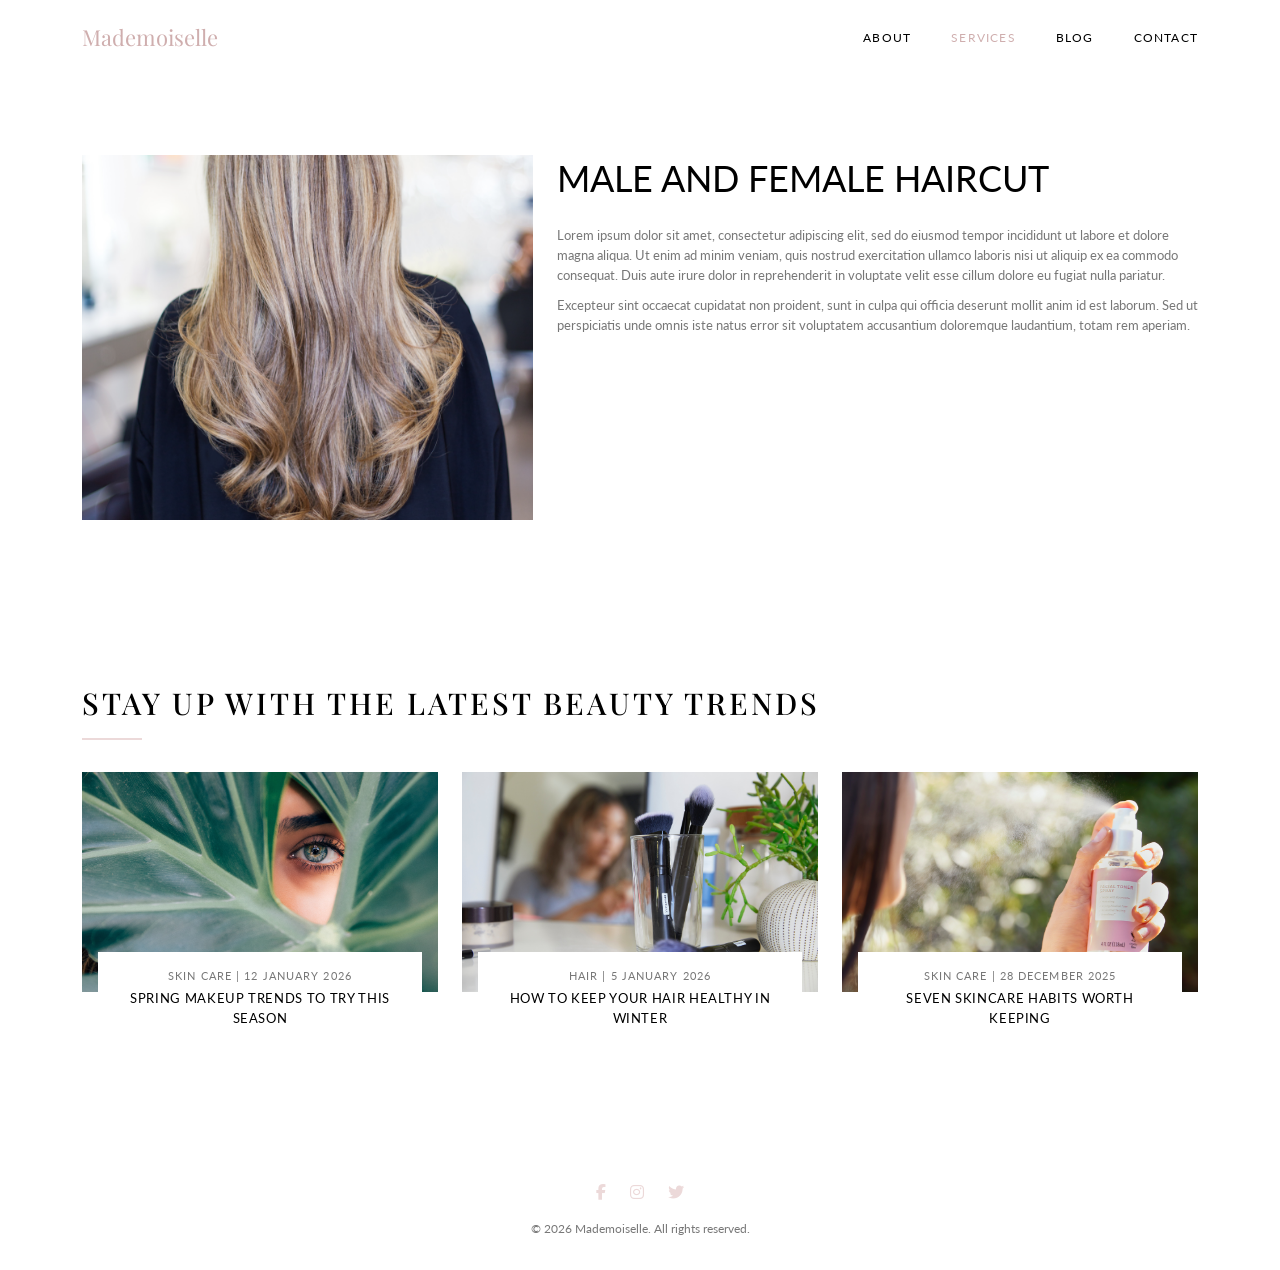
<file: public_html/single-service.html>
<!doctype html>
<html lang="en">
  <head>
    <title>Male and female haircut | Mademoiselle</title>
    <meta charset="UTF-8" />
    <meta name="viewport" content="width=device-width, initial-scale=1.0" />

    <meta name="author" content="Nikola Pavicevic" />
    <meta
      name="description"
      content="Male and female haircut at Mademoiselle beauty salon." />
    <meta name="keywords" content="beauty, salon, makeup, haircut, waxing" />

    <!--ios compatibility-->
    <meta name="apple-mobile-web-app-capable" content="yes" />
    <meta name="apple-mobile-web-app-title" content="Mademoiselle" />
    <link rel="apple-touch-icon" href="apple-icon-144x144.png" />

    <!--Android compatibility-->
    <meta name="mobile-web-app-capable" content="yes" />
    <meta name="application-name" content="Mademoiselle" />
    <link rel="icon" type="image/png" href="android-icon-192x192.png" />

    <!-- CSS Files -->
    <link
      rel="stylesheet"
      href="https://cdnjs.cloudflare.com/ajax/libs/font-awesome/6.5.1/css/all.min.css" />
    <link href="css/theme.css" rel="stylesheet" type="text/css" />
  </head>
  <body>
    <header>
      <!-- navbar start -->
      <nav class="navbar navbar-expand-lg">
        <div class="container">
          <a class="navbar-brand" href="./index.html">Mademoiselle</a>
          <button
            class="navbar-toggler"
            type="button"
            data-bs-toggle="collapse"
            data-bs-target="#main-menu"
            aria-controls="main-menu"
            aria-expanded="false"
            aria-label="Toggle navigation">
            <span></span>
            <span></span>
            <span></span>
          </button>
          <div class="collapse navbar-collapse" id="main-menu">
            <ul class="navbar-nav ms-auto pt-3 pt-lg-0">
              <li class="nav-item">
                <a class="nav-link" href="./about.html">About</a>
              </li>
              <li class="nav-item">
                <a class="nav-link active" href="./services.html">Services</a>
              </li>
              <li class="nav-item">
                <a class="nav-link" href="./blog.html">Blog</a>
              </li>
              <li class="nav-item">
                <a class="nav-link" href="./contact.html">Contact</a>
              </li>
            </ul>
          </div>
        </div>
      </nav>
      <!-- navbar end -->
    </header>

    <main>
      <!-- single service start -->
      <section class="section single-service">
        <div class="container">
          <div class="row align-items-start">
            <div class="col-md-5">
              <img
                class="single-service-image"
                src="images/services03.png"
                alt="Male and female haircut" />
            </div>
            <div class="col-md-7 single-service-text">
              <h1 class="single-service-title">Male and female haircut</h1>
              <p>
                Lorem ipsum dolor sit amet, consectetur adipiscing elit, sed do
                eiusmod tempor incididunt ut labore et dolore magna aliqua. Ut
                enim ad minim veniam, quis nostrud exercitation ullamco laboris
                nisi ut aliquip ex ea commodo consequat. Duis aute irure dolor
                in reprehenderit in voluptate velit esse cillum dolore eu fugiat
                nulla pariatur.
              </p>
              <p>
                Excepteur sint occaecat cupidatat non proident, sunt in culpa
                qui officia deserunt mollit anim id est laborum. Sed ut
                perspiciatis unde omnis iste natus error sit voluptatem
                accusantium doloremque laudantium, totam rem aperiam.
              </p>
            </div>
          </div>
        </div>
      </section>
      <!-- single service end -->

      <!-- trends start -->
      <section class="section trends">
        <div class="container">
          <h2 class="section-title">Stay up with the latest beauty trends</h2>
          <div class="row">
            <div class="col-md-4">
              <article class="trend-card">
                <a href="./single-blog.html" class="trend-card-image">
                  <img src="images/trend01.png" alt="Trend01" />
                </a>
                <div class="trend-card-body">
                  <p class="trend-card-meta">Skin care | 12 January 2026</p>
                  <h3 class="trend-card-title">
                    <a href="./single-blog.html">
                      Spring makeup trends to try this season
                    </a>
                  </h3>
                </div>
              </article>
            </div>
            <div class="col-md-4">
              <article class="trend-card">
                <a href="./single-blog.html" class="trend-card-image">
                  <img src="images/trend02.png" alt="Trend02" />
                </a>
                <div class="trend-card-body">
                  <p class="trend-card-meta">Hair | 5 January 2026</p>
                  <h3 class="trend-card-title">
                    <a href="./single-blog.html">
                      How to keep your hair healthy in winter
                    </a>
                  </h3>
                </div>
              </article>
            </div>
            <div class="col-md-4">
              <article class="trend-card">
                <a href="./single-blog.html" class="trend-card-image">
                  <img src="images/trend03.png" alt="Trend03" />
                </a>
                <div class="trend-card-body">
                  <p class="trend-card-meta">Skin care | 28 December 2025</p>
                  <h3 class="trend-card-title">
                    <a href="./single-blog.html">
                      Seven skincare habits worth keeping
                    </a>
                  </h3>
                </div>
              </article>
            </div>
          </div>
        </div>
      </section>
      <!-- trends end -->
    </main>

    <footer>
      <div class="container">
        <div class="social">
          <a href="#" class="social-icon" aria-label="Facebook">
            <i class="fa-brands fa-facebook-f"></i>
          </a>
          <a href="#" class="social-icon" aria-label="Instagram">
            <i class="fa-brands fa-instagram"></i>
          </a>
          <a href="#" class="social-icon" aria-label="Twitter">
            <i class="fa-brands fa-twitter"></i>
          </a>
        </div>
        <p class="copyright">&copy; 2026 Mademoiselle. All rights reserved.</p>
      </div>
    </footer>

    <script src="js/jquery.js" type="text/javascript"></script>
    <script src="js/bootstrap.bundle.min.js" type="text/javascript"></script>
    <script src="js/main.js" type="text/javascript"></script>
  </body>
</html>
</file>
<file: public_html/css/theme.css>
@charset "UTF-8";
@import url("https://fonts.googleapis.com/css2?family=Lato:wght@300;400;700&family=Playfair+Display:wght@400;500;700&display=swap");
html {
  font-size: 10px;
}

/*!
 * Bootstrap  v5.3.3 (https://getbootstrap.com/)
 * Copyright 2011-2024 The Bootstrap Authors
 * Licensed under MIT (https://github.com/twbs/bootstrap/blob/main/LICENSE)
 */
:root,
[data-bs-theme="light"] {
  --bs-blue: #0d6efd;
  --bs-indigo: #6610f2;
  --bs-purple: #6f42c1;
  --bs-pink: #ecd9d9;
  --bs-red: #dc3545;
  --bs-orange: #fd7e14;
  --bs-yellow: #ffc107;
  --bs-green: #198754;
  --bs-teal: #20c997;
  --bs-cyan: #0dcaf0;
  --bs-black: #000000;
  --bs-white: #ffffff;
  --bs-gray: #6c757d;
  --bs-gray-dark: #343a40;
  --bs-gray-100: #f8f9fa;
  --bs-gray-200: #e9ecef;
  --bs-gray-300: #dee2e6;
  --bs-gray-400: #ced4da;
  --bs-gray-500: #adb5bd;
  --bs-gray-600: #6c757d;
  --bs-gray-700: #495057;
  --bs-gray-800: #343a40;
  --bs-gray-900: #212529;
  --bs-primary: #0d6efd;
  --bs-secondary: #6c757d;
  --bs-success: #198754;
  --bs-info: #0dcaf0;
  --bs-warning: #ffc107;
  --bs-danger: #dc3545;
  --bs-light: #f8f9fa;
  --bs-dark: #212529;
  --bs-primary-rgb: 13, 110, 253;
  --bs-secondary-rgb: 108, 117, 125;
  --bs-success-rgb: 25, 135, 84;
  --bs-info-rgb: 13, 202, 240;
  --bs-warning-rgb: 255, 193, 7;
  --bs-danger-rgb: 220, 53, 69;
  --bs-light-rgb: 248, 249, 250;
  --bs-dark-rgb: 33, 37, 41;
  --bs-primary-text-emphasis: rgb(
    2.0392156863%,
    17.2549019608%,
    39.6862745098%
  );
  --bs-secondary-text-emphasis: rgb(
    16.9411764706%,
    18.3529411765%,
    19.6078431373%
  );
  --bs-success-text-emphasis: rgb(
    3.9215686275%,
    21.1764705882%,
    13.1764705882%
  );
  --bs-info-text-emphasis: rgb(2.0392156863%, 31.6862745098%, 37.6470588235%);
  --bs-warning-text-emphasis: rgb(40%, 30.2745098039%, 1.0980392157%);
  --bs-danger-text-emphasis: rgb(34.5098039216%, 8.3137254902%, 10.8235294118%);
  --bs-light-text-emphasis: #495057;
  --bs-dark-text-emphasis: #495057;
  --bs-primary-bg-subtle: rgb(81.0196078431%, 88.6274509804%, 99.8431372549%);
  --bs-secondary-bg-subtle: rgb(88.4705882353%, 89.1764705882%, 89.8039215686%);
  --bs-success-bg-subtle: rgb(81.9607843137%, 90.5882352941%, 86.5882352941%);
  --bs-info-bg-subtle: rgb(81.0196078431%, 95.8431372549%, 98.8235294118%);
  --bs-warning-bg-subtle: rgb(100%, 95.137254902%, 80.5490196078%);
  --bs-danger-bg-subtle: rgb(97.2549019608%, 84.1568627451%, 85.4117647059%);
  --bs-light-bg-subtle: rgb(98.6274509804%, 98.8235294118%, 99.0196078431%);
  --bs-dark-bg-subtle: #ced4da;
  --bs-primary-border-subtle: rgb(
    62.0392156863%,
    77.2549019608%,
    99.6862745098%
  );
  --bs-secondary-border-subtle: rgb(
    76.9411764706%,
    78.3529411765%,
    79.6078431373%
  );
  --bs-success-border-subtle: rgb(
    63.9215686275%,
    81.1764705882%,
    73.1764705882%
  );
  --bs-info-border-subtle: rgb(62.0392156863%, 91.6862745098%, 97.6470588235%);
  --bs-warning-border-subtle: rgb(100%, 90.2745098039%, 61.0980392157%);
  --bs-danger-border-subtle: rgb(
    94.5098039216%,
    68.3137254902%,
    70.8235294118%
  );
  --bs-light-border-subtle: #e9ecef;
  --bs-dark-border-subtle: #adb5bd;
  --bs-white-rgb: 255, 255, 255;
  --bs-black-rgb: 0, 0, 0;
  --bs-font-sans-serif:
    system-ui, -apple-system, "Segoe UI", Roboto, "Helvetica Neue", "Noto Sans",
    "Liberation Sans", Arial, sans-serif, "Apple Color Emoji", "Segoe UI Emoji",
    "Segoe UI Symbol", "Noto Color Emoji";
  --bs-font-monospace:
    SFMono-Regular, Menlo, Monaco, Consolas, "Liberation Mono", "Courier New",
    monospace;
  --bs-gradient: linear-gradient(
    180deg,
    rgba(255, 255, 255, 0.15),
    rgba(255, 255, 255, 0)
  );
  --bs-body-font-family: "Lato", sans-serif;
  --bs-body-font-size: calc(1.285rem + 0.42vw);
}
@media (min-width: 1200px) {
  :root,
  [data-bs-theme="light"] {
    --bs-body-font-size: 1.6rem;
  }
}
:root,
[data-bs-theme="light"] {
  --bs-body-font-weight: 400;
  --bs-body-line-height: 1.5;
  --bs-body-color: #212529;
  --bs-body-color-rgb: 33, 37, 41;
  --bs-body-bg: #ffffff;
  --bs-body-bg-rgb: 255, 255, 255;
  --bs-emphasis-color: #000000;
  --bs-emphasis-color-rgb: 0, 0, 0;
  --bs-secondary-color: rgba(33, 37, 41, 0.75);
  --bs-secondary-color-rgb: 33, 37, 41;
  --bs-secondary-bg: #e9ecef;
  --bs-secondary-bg-rgb: 233, 236, 239;
  --bs-tertiary-color: rgba(33, 37, 41, 0.5);
  --bs-tertiary-color-rgb: 33, 37, 41;
  --bs-tertiary-bg: #f8f9fa;
  --bs-tertiary-bg-rgb: 248, 249, 250;
  --bs-heading-color: inherit;
  --bs-link-color: #0d6efd;
  --bs-link-color-rgb: 13, 110, 253;
  --bs-link-decoration: underline;
  --bs-link-hover-color: rgb(4.0784313725%, 34.5098039216%, 79.3725490196%);
  --bs-link-hover-color-rgb: 10, 88, 202;
  --bs-code-color: #ecd9d9;
  --bs-highlight-color: #212529;
  --bs-highlight-bg: rgb(100%, 95.137254902%, 80.5490196078%);
  --bs-border-width: 1px;
  --bs-border-style: solid;
  --bs-border-color: #dee2e6;
  --bs-border-color-translucent: rgba(0, 0, 0, 0.175);
  --bs-border-radius: 0.375rem;
  --bs-border-radius-sm: 0.25rem;
  --bs-border-radius-lg: 0.5rem;
  --bs-border-radius-xl: 1rem;
  --bs-border-radius-xxl: 2rem;
  --bs-border-radius-2xl: var(--bs-border-radius-xxl);
  --bs-border-radius-pill: 50rem;
  --bs-box-shadow: 0 0.5rem 1rem rgba(0, 0, 0, 0.15);
  --bs-box-shadow-sm: 0 0.125rem 0.25rem rgba(0, 0, 0, 0.075);
  --bs-box-shadow-lg: 0 1rem 3rem rgba(0, 0, 0, 0.175);
  --bs-box-shadow-inset: inset 0 1px 2px rgba(0, 0, 0, 0.075);
  --bs-focus-ring-width: 0.25rem;
  --bs-focus-ring-opacity: 0.25;
  --bs-focus-ring-color: rgba(13, 110, 253, 0.25);
  --bs-form-valid-color: #198754;
  --bs-form-valid-border-color: #198754;
  --bs-form-invalid-color: #dc3545;
  --bs-form-invalid-border-color: #dc3545;
}

[data-bs-theme="dark"] {
  color-scheme: dark;
  --bs-body-color: #dee2e6;
  --bs-body-color-rgb: 222, 226, 230;
  --bs-body-bg: #212529;
  --bs-body-bg-rgb: 33, 37, 41;
  --bs-emphasis-color: #ffffff;
  --bs-emphasis-color-rgb: 255, 255, 255;
  --bs-secondary-color: rgba(222, 226, 230, 0.75);
  --bs-secondary-color-rgb: 222, 226, 230;
  --bs-secondary-bg: #343a40;
  --bs-secondary-bg-rgb: 52, 58, 64;
  --bs-tertiary-color: rgba(222, 226, 230, 0.5);
  --bs-tertiary-color-rgb: 222, 226, 230;
  --bs-tertiary-bg: rgb(16.6666666667%, 18.6274509804%, 20.5882352941%);
  --bs-tertiary-bg-rgb: 43, 48, 53;
  --bs-primary-text-emphasis: rgb(
    43.0588235294%,
    65.8823529412%,
    99.5294117647%
  );
  --bs-secondary-text-emphasis: rgb(
    65.4117647059%,
    67.5294117647%,
    69.4117647059%
  );
  --bs-success-text-emphasis: rgb(
    45.8823529412%,
    71.7647058824%,
    59.7647058824%
  );
  --bs-info-text-emphasis: rgb(43.0588235294%, 87.5294117647%, 96.4705882353%);
  --bs-warning-text-emphasis: rgb(100%, 85.4117647059%, 41.6470588235%);
  --bs-danger-text-emphasis: rgb(
    91.7647058824%,
    52.4705882353%,
    56.2352941176%
  );
  --bs-light-text-emphasis: #f8f9fa;
  --bs-dark-text-emphasis: #dee2e6;
  --bs-primary-bg-subtle: rgb(1.0196078431%, 8.6274509804%, 19.8431372549%);
  --bs-secondary-bg-subtle: rgb(8.4705882353%, 9.1764705882%, 9.8039215686%);
  --bs-success-bg-subtle: rgb(1.9607843137%, 10.5882352941%, 6.5882352941%);
  --bs-info-bg-subtle: rgb(1.0196078431%, 15.8431372549%, 18.8235294118%);
  --bs-warning-bg-subtle: rgb(20%, 15.137254902%, 0.5490196078%);
  --bs-danger-bg-subtle: rgb(17.2549019608%, 4.1568627451%, 5.4117647059%);
  --bs-light-bg-subtle: #343a40;
  --bs-dark-bg-subtle: #1a1d20;
  --bs-primary-border-subtle: rgb(
    3.0588235294%,
    25.8823529412%,
    59.5294117647%
  );
  --bs-secondary-border-subtle: rgb(
    25.4117647059%,
    27.5294117647%,
    29.4117647059%
  );
  --bs-success-border-subtle: rgb(
    5.8823529412%,
    31.7647058824%,
    19.7647058824%
  );
  --bs-info-border-subtle: rgb(3.0588235294%, 47.5294117647%, 56.4705882353%);
  --bs-warning-border-subtle: rgb(60%, 45.4117647059%, 1.6470588235%);
  --bs-danger-border-subtle: rgb(
    51.7647058824%,
    12.4705882353%,
    16.2352941176%
  );
  --bs-light-border-subtle: #495057;
  --bs-dark-border-subtle: #343a40;
  --bs-heading-color: inherit;
  --bs-link-color: rgb(43.0588235294%, 65.8823529412%, 99.5294117647%);
  --bs-link-hover-color: rgb(54.4470588235%, 72.7058823529%, 99.6235294118%);
  --bs-link-color-rgb: 110, 168, 254;
  --bs-link-hover-color-rgb: 139, 185, 254;
  --bs-code-color: rgb(95.5294117647%, 91.0588235294%, 91.0588235294%);
  --bs-highlight-color: #dee2e6;
  --bs-highlight-bg: rgb(40%, 30.2745098039%, 1.0980392157%);
  --bs-border-color: #495057;
  --bs-border-color-translucent: rgba(255, 255, 255, 0.15);
  --bs-form-valid-color: rgb(45.8823529412%, 71.7647058824%, 59.7647058824%);
  --bs-form-valid-border-color: rgb(
    45.8823529412%,
    71.7647058824%,
    59.7647058824%
  );
  --bs-form-invalid-color: rgb(91.7647058824%, 52.4705882353%, 56.2352941176%);
  --bs-form-invalid-border-color: rgb(
    91.7647058824%,
    52.4705882353%,
    56.2352941176%
  );
}

*,
*::before,
*::after {
  box-sizing: border-box;
}

@media (prefers-reduced-motion: no-preference) {
  :root {
    scroll-behavior: smooth;
  }
}

body {
  margin: 0;
  font-family: var(--bs-body-font-family);
  font-size: var(--bs-body-font-size);
  font-weight: var(--bs-body-font-weight);
  line-height: var(--bs-body-line-height);
  color: var(--bs-body-color);
  text-align: var(--bs-body-text-align);
  background-color: var(--bs-body-bg);
  -webkit-text-size-adjust: 100%;
  -webkit-tap-highlight-color: rgba(0, 0, 0, 0);
}

hr {
  margin: 1rem 0;
  color: inherit;
  border: 0;
  border-top: var(--bs-border-width) solid;
  opacity: 0.25;
}

h6,
.h6,
h5,
.h5,
h4,
.h4,
h3,
.h3,
h2,
.h2,
h1,
.h1 {
  margin-top: 0;
  margin-bottom: 0.5rem;
  font-family: "Playfair Display", serif;
  font-weight: 500;
  line-height: 1.2;
  color: var(--bs-heading-color);
}

h1,
.h1 {
  font-size: calc(1.725rem + 5.7vw);
}
@media (min-width: 1200px) {
  h1,
  .h1 {
    font-size: 6rem;
  }
}

h2,
.h2 {
  font-size: calc(1.445rem + 2.34vw);
}
@media (min-width: 1200px) {
  h2,
  .h2 {
    font-size: 3.2rem;
  }
}

h3,
.h3 {
  font-size: calc(1.405rem + 1.86vw);
}
@media (min-width: 1200px) {
  h3,
  .h3 {
    font-size: 2.8rem;
  }
}

h4,
.h4 {
  font-size: calc(1.365rem + 1.38vw);
}
@media (min-width: 1200px) {
  h4,
  .h4 {
    font-size: 2.4rem;
  }
}

h5,
.h5 {
  font-size: calc(1.325rem + 0.9vw);
}
@media (min-width: 1200px) {
  h5,
  .h5 {
    font-size: 2rem;
  }
}

h6,
.h6 {
  font-size: calc(1.285rem + 0.42vw);
}
@media (min-width: 1200px) {
  h6,
  .h6 {
    font-size: 1.6rem;
  }
}

p {
  margin-top: 0;
  margin-bottom: 1rem;
}

abbr[title] {
  text-decoration: underline dotted;
  cursor: help;
  text-decoration-skip-ink: none;
}

address {
  margin-bottom: 1rem;
  font-style: normal;
  line-height: inherit;
}

ol,
ul {
  padding-left: 2rem;
}

ol,
ul,
dl {
  margin-top: 0;
  margin-bottom: 1rem;
}

ol ol,
ul ul,
ol ul,
ul ol {
  margin-bottom: 0;
}

dt {
  font-weight: 700;
}

dd {
  margin-bottom: 0.5rem;
  margin-left: 0;
}

blockquote {
  margin: 0 0 1rem;
}

b,
strong {
  font-weight: bolder;
}

small,
.small {
  font-size: 0.875em;
}

mark,
.mark {
  padding: 0.1875em;
  color: var(--bs-highlight-color);
  background-color: var(--bs-highlight-bg);
}

sub,
sup {
  position: relative;
  font-size: 0.75em;
  line-height: 0;
  vertical-align: baseline;
}

sub {
  bottom: -0.25em;
}

sup {
  top: -0.5em;
}

a {
  color: rgba(var(--bs-link-color-rgb), var(--bs-link-opacity, 1));
  text-decoration: underline;
}
a:hover {
  --bs-link-color-rgb: var(--bs-link-hover-color-rgb);
}

a:not([href]):not([class]),
a:not([href]):not([class]):hover {
  color: inherit;
  text-decoration: none;
}

pre,
code,
kbd,
samp {
  font-family: var(--bs-font-monospace);
  font-size: 1em;
}

pre {
  display: block;
  margin-top: 0;
  margin-bottom: 1rem;
  overflow: auto;
  font-size: 0.875em;
}
pre code {
  font-size: inherit;
  color: inherit;
  word-break: normal;
}

code {
  font-size: 0.875em;
  color: var(--bs-code-color);
  word-wrap: break-word;
}
a > code {
  color: inherit;
}

kbd {
  padding: 0.1875rem 0.375rem;
  font-size: 0.875em;
  color: var(--bs-body-bg);
  background-color: var(--bs-body-color);
  border-radius: 0.25rem;
}
kbd kbd {
  padding: 0;
  font-size: 1em;
}

figure {
  margin: 0 0 1rem;
}

img,
svg {
  vertical-align: middle;
}

table {
  caption-side: bottom;
  border-collapse: collapse;
}

caption {
  padding-top: 0.5rem;
  padding-bottom: 0.5rem;
  color: var(--bs-secondary-color);
  text-align: left;
}

th {
  text-align: inherit;
  text-align: -webkit-match-parent;
}

thead,
tbody,
tfoot,
tr,
td,
th {
  border-color: inherit;
  border-style: solid;
  border-width: 0;
}

label {
  display: inline-block;
}

button {
  border-radius: 0;
}

button:focus:not(:focus-visible) {
  outline: 0;
}

input,
button,
select,
optgroup,
textarea {
  margin: 0;
  font-family: inherit;
  font-size: inherit;
  line-height: inherit;
}

button,
select {
  text-transform: none;
}

[role="button"] {
  cursor: pointer;
}

select {
  word-wrap: normal;
}
select:disabled {
  opacity: 1;
}

[list]:not([type="date"]):not([type="datetime-local"]):not([type="month"]):not(
    [type="week"]
  ):not([type="time"])::-webkit-calendar-picker-indicator {
  display: none !important;
}

button,
[type="button"],
[type="reset"],
[type="submit"] {
  -webkit-appearance: button;
}
button:not(:disabled),
[type="button"]:not(:disabled),
[type="reset"]:not(:disabled),
[type="submit"]:not(:disabled) {
  cursor: pointer;
}

::-moz-focus-inner {
  padding: 0;
  border-style: none;
}

textarea {
  resize: vertical;
}

fieldset {
  min-width: 0;
  padding: 0;
  margin: 0;
  border: 0;
}

legend {
  float: left;
  width: 100%;
  padding: 0;
  margin-bottom: 0.5rem;
  font-size: calc(1.275rem + 0.3vw);
}
@media (min-width: 1200px) {
  legend {
    font-size: 1.5rem;
  }
}
legend {
  line-height: inherit;
}
legend + * {
  clear: left;
}

::-webkit-datetime-edit-fields-wrapper,
::-webkit-datetime-edit-text,
::-webkit-datetime-edit-minute,
::-webkit-datetime-edit-hour-field,
::-webkit-datetime-edit-day-field,
::-webkit-datetime-edit-month-field,
::-webkit-datetime-edit-year-field {
  padding: 0;
}

::-webkit-inner-spin-button {
  height: auto;
}

[type="search"] {
  -webkit-appearance: textfield;
  outline-offset: -2px;
}

/* rtl:raw:
[type="tel"],
[type="url"],
[type="email"],
[type="number"] {
  direction: ltr;
}
*/
::-webkit-search-decoration {
  -webkit-appearance: none;
}

::-webkit-color-swatch-wrapper {
  padding: 0;
}

::file-selector-button {
  font: inherit;
  -webkit-appearance: button;
}

output {
  display: inline-block;
}

iframe {
  border: 0;
}

summary {
  display: list-item;
  cursor: pointer;
}

progress {
  vertical-align: baseline;
}

[hidden] {
  display: none !important;
}

.lead {
  font-size: calc(1.325rem + 0.9vw);
}
@media (min-width: 1200px) {
  .lead {
    font-size: 2rem;
  }
}
.lead {
  font-weight: 300;
}

.display-1 {
  font-size: calc(1.625rem + 4.5vw);
}
@media (min-width: 1200px) {
  .display-1 {
    font-size: 5rem;
  }
}
.display-1 {
  font-weight: 300;
  line-height: 1.2;
}

.display-2 {
  font-size: calc(1.575rem + 3.9vw);
}
@media (min-width: 1200px) {
  .display-2 {
    font-size: 4.5rem;
  }
}
.display-2 {
  font-weight: 300;
  line-height: 1.2;
}

.display-3 {
  font-size: calc(1.525rem + 3.3vw);
}
@media (min-width: 1200px) {
  .display-3 {
    font-size: 4rem;
  }
}
.display-3 {
  font-weight: 300;
  line-height: 1.2;
}

.display-4 {
  font-size: calc(1.475rem + 2.7vw);
}
@media (min-width: 1200px) {
  .display-4 {
    font-size: 3.5rem;
  }
}
.display-4 {
  font-weight: 300;
  line-height: 1.2;
}

.display-5 {
  font-size: calc(1.425rem + 2.1vw);
}
@media (min-width: 1200px) {
  .display-5 {
    font-size: 3rem;
  }
}
.display-5 {
  font-weight: 300;
  line-height: 1.2;
}

.display-6 {
  font-size: calc(1.375rem + 1.5vw);
}
@media (min-width: 1200px) {
  .display-6 {
    font-size: 2.5rem;
  }
}
.display-6 {
  font-weight: 300;
  line-height: 1.2;
}

.list-unstyled {
  padding-left: 0;
  list-style: none;
}

.list-inline {
  padding-left: 0;
  list-style: none;
}

.list-inline-item {
  display: inline-block;
}
.list-inline-item:not(:last-child) {
  margin-right: 0.5rem;
}

.initialism {
  font-size: 0.875em;
  text-transform: uppercase;
}

.blockquote {
  margin-bottom: 1rem;
  font-size: calc(1.325rem + 0.9vw);
}
@media (min-width: 1200px) {
  .blockquote {
    font-size: 2rem;
  }
}
.blockquote > :last-child {
  margin-bottom: 0;
}

.blockquote-footer {
  margin-top: -1rem;
  margin-bottom: 1rem;
  font-size: 0.875em;
  color: #6c757d;
}
.blockquote-footer::before {
  content: "— ";
}

.img-fluid {
  max-width: 100%;
  height: auto;
}

.img-thumbnail {
  padding: 0.25rem;
  background-color: var(--bs-body-bg);
  border: var(--bs-border-width) solid var(--bs-border-color);
  border-radius: var(--bs-border-radius);
  max-width: 100%;
  height: auto;
}

.figure {
  display: inline-block;
}

.figure-img {
  margin-bottom: 0.5rem;
  line-height: 1;
}

.figure-caption {
  font-size: 0.875em;
  color: var(--bs-secondary-color);
}

.container,
.container-fluid,
.container-xxl,
.container-xl,
.container-lg,
.container-md,
.container-sm {
  --bs-gutter-x: 2.4rem;
  --bs-gutter-y: 0;
  width: 100%;
  padding-right: calc(var(--bs-gutter-x) * 0.5);
  padding-left: calc(var(--bs-gutter-x) * 0.5);
  margin-right: auto;
  margin-left: auto;
}

@media (min-width: 576px) {
  .container-sm,
  .container {
    max-width: 540px;
  }
}
@media (min-width: 768px) {
  .container-md,
  .container-sm,
  .container {
    max-width: 720px;
  }
}
@media (min-width: 992px) {
  .container-lg,
  .container-md,
  .container-sm,
  .container {
    max-width: 960px;
  }
}
@media (min-width: 1200px) {
  .container-xl,
  .container-lg,
  .container-md,
  .container-sm,
  .container {
    max-width: 1140px;
  }
}
@media (min-width: 1400px) {
  .container-xxl,
  .container-xl,
  .container-lg,
  .container-md,
  .container-sm,
  .container {
    max-width: 1140px;
  }
}
:root {
  --bs-breakpoint-xs: 0;
  --bs-breakpoint-sm: 576px;
  --bs-breakpoint-md: 768px;
  --bs-breakpoint-lg: 992px;
  --bs-breakpoint-xl: 1200px;
  --bs-breakpoint-xxl: 1400px;
}

.row {
  --bs-gutter-x: 2.4rem;
  --bs-gutter-y: 0;
  display: flex;
  flex-wrap: wrap;
  margin-top: calc(-1 * var(--bs-gutter-y));
  margin-right: calc(-0.5 * var(--bs-gutter-x));
  margin-left: calc(-0.5 * var(--bs-gutter-x));
}
.row > * {
  flex-shrink: 0;
  width: 100%;
  max-width: 100%;
  padding-right: calc(var(--bs-gutter-x) * 0.5);
  padding-left: calc(var(--bs-gutter-x) * 0.5);
  margin-top: var(--bs-gutter-y);
}

.col {
  flex: 1 0 0%;
}

.row-cols-auto > * {
  flex: 0 0 auto;
  width: auto;
}

.row-cols-1 > * {
  flex: 0 0 auto;
  width: 100%;
}

.row-cols-2 > * {
  flex: 0 0 auto;
  width: 50%;
}

.row-cols-3 > * {
  flex: 0 0 auto;
  width: 33.33333333%;
}

.row-cols-4 > * {
  flex: 0 0 auto;
  width: 25%;
}

.row-cols-5 > * {
  flex: 0 0 auto;
  width: 20%;
}

.row-cols-6 > * {
  flex: 0 0 auto;
  width: 16.66666667%;
}

.col-auto {
  flex: 0 0 auto;
  width: auto;
}

.col-1 {
  flex: 0 0 auto;
  width: 8.33333333%;
}

.col-2 {
  flex: 0 0 auto;
  width: 16.66666667%;
}

.col-3 {
  flex: 0 0 auto;
  width: 25%;
}

.col-4 {
  flex: 0 0 auto;
  width: 33.33333333%;
}

.col-5 {
  flex: 0 0 auto;
  width: 41.66666667%;
}

.col-6 {
  flex: 0 0 auto;
  width: 50%;
}

.col-7 {
  flex: 0 0 auto;
  width: 58.33333333%;
}

.col-8 {
  flex: 0 0 auto;
  width: 66.66666667%;
}

.col-9 {
  flex: 0 0 auto;
  width: 75%;
}

.col-10 {
  flex: 0 0 auto;
  width: 83.33333333%;
}

.col-11 {
  flex: 0 0 auto;
  width: 91.66666667%;
}

.col-12 {
  flex: 0 0 auto;
  width: 100%;
}

.offset-1 {
  margin-left: 8.33333333%;
}

.offset-2 {
  margin-left: 16.66666667%;
}

.offset-3 {
  margin-left: 25%;
}

.offset-4 {
  margin-left: 33.33333333%;
}

.offset-5 {
  margin-left: 41.66666667%;
}

.offset-6 {
  margin-left: 50%;
}

.offset-7 {
  margin-left: 58.33333333%;
}

.offset-8 {
  margin-left: 66.66666667%;
}

.offset-9 {
  margin-left: 75%;
}

.offset-10 {
  margin-left: 83.33333333%;
}

.offset-11 {
  margin-left: 91.66666667%;
}

.g-0,
.gx-0 {
  --bs-gutter-x: 0;
}

.g-0,
.gy-0 {
  --bs-gutter-y: 0;
}

.g-1,
.gx-1 {
  --bs-gutter-x: 0.25rem;
}

.g-1,
.gy-1 {
  --bs-gutter-y: 0.25rem;
}

.g-2,
.gx-2 {
  --bs-gutter-x: 0.5rem;
}

.g-2,
.gy-2 {
  --bs-gutter-y: 0.5rem;
}

.g-3,
.gx-3 {
  --bs-gutter-x: 1rem;
}

.g-3,
.gy-3 {
  --bs-gutter-y: 1rem;
}

.g-4,
.gx-4 {
  --bs-gutter-x: 1.5rem;
}

.g-4,
.gy-4 {
  --bs-gutter-y: 1.5rem;
}

.g-5,
.gx-5 {
  --bs-gutter-x: 3rem;
}

.g-5,
.gy-5 {
  --bs-gutter-y: 3rem;
}

@media (min-width: 576px) {
  .col-sm {
    flex: 1 0 0%;
  }
  .row-cols-sm-auto > * {
    flex: 0 0 auto;
    width: auto;
  }
  .row-cols-sm-1 > * {
    flex: 0 0 auto;
    width: 100%;
  }
  .row-cols-sm-2 > * {
    flex: 0 0 auto;
    width: 50%;
  }
  .row-cols-sm-3 > * {
    flex: 0 0 auto;
    width: 33.33333333%;
  }
  .row-cols-sm-4 > * {
    flex: 0 0 auto;
    width: 25%;
  }
  .row-cols-sm-5 > * {
    flex: 0 0 auto;
    width: 20%;
  }
  .row-cols-sm-6 > * {
    flex: 0 0 auto;
    width: 16.66666667%;
  }
  .col-sm-auto {
    flex: 0 0 auto;
    width: auto;
  }
  .col-sm-1 {
    flex: 0 0 auto;
    width: 8.33333333%;
  }
  .col-sm-2 {
    flex: 0 0 auto;
    width: 16.66666667%;
  }
  .col-sm-3 {
    flex: 0 0 auto;
    width: 25%;
  }
  .col-sm-4 {
    flex: 0 0 auto;
    width: 33.33333333%;
  }
  .col-sm-5 {
    flex: 0 0 auto;
    width: 41.66666667%;
  }
  .col-sm-6 {
    flex: 0 0 auto;
    width: 50%;
  }
  .col-sm-7 {
    flex: 0 0 auto;
    width: 58.33333333%;
  }
  .col-sm-8 {
    flex: 0 0 auto;
    width: 66.66666667%;
  }
  .col-sm-9 {
    flex: 0 0 auto;
    width: 75%;
  }
  .col-sm-10 {
    flex: 0 0 auto;
    width: 83.33333333%;
  }
  .col-sm-11 {
    flex: 0 0 auto;
    width: 91.66666667%;
  }
  .col-sm-12 {
    flex: 0 0 auto;
    width: 100%;
  }
  .offset-sm-0 {
    margin-left: 0;
  }
  .offset-sm-1 {
    margin-left: 8.33333333%;
  }
  .offset-sm-2 {
    margin-left: 16.66666667%;
  }
  .offset-sm-3 {
    margin-left: 25%;
  }
  .offset-sm-4 {
    margin-left: 33.33333333%;
  }
  .offset-sm-5 {
    margin-left: 41.66666667%;
  }
  .offset-sm-6 {
    margin-left: 50%;
  }
  .offset-sm-7 {
    margin-left: 58.33333333%;
  }
  .offset-sm-8 {
    margin-left: 66.66666667%;
  }
  .offset-sm-9 {
    margin-left: 75%;
  }
  .offset-sm-10 {
    margin-left: 83.33333333%;
  }
  .offset-sm-11 {
    margin-left: 91.66666667%;
  }
  .g-sm-0,
  .gx-sm-0 {
    --bs-gutter-x: 0;
  }
  .g-sm-0,
  .gy-sm-0 {
    --bs-gutter-y: 0;
  }
  .g-sm-1,
  .gx-sm-1 {
    --bs-gutter-x: 0.25rem;
  }
  .g-sm-1,
  .gy-sm-1 {
    --bs-gutter-y: 0.25rem;
  }
  .g-sm-2,
  .gx-sm-2 {
    --bs-gutter-x: 0.5rem;
  }
  .g-sm-2,
  .gy-sm-2 {
    --bs-gutter-y: 0.5rem;
  }
  .g-sm-3,
  .gx-sm-3 {
    --bs-gutter-x: 1rem;
  }
  .g-sm-3,
  .gy-sm-3 {
    --bs-gutter-y: 1rem;
  }
  .g-sm-4,
  .gx-sm-4 {
    --bs-gutter-x: 1.5rem;
  }
  .g-sm-4,
  .gy-sm-4 {
    --bs-gutter-y: 1.5rem;
  }
  .g-sm-5,
  .gx-sm-5 {
    --bs-gutter-x: 3rem;
  }
  .g-sm-5,
  .gy-sm-5 {
    --bs-gutter-y: 3rem;
  }
}
@media (min-width: 768px) {
  .col-md {
    flex: 1 0 0%;
  }
  .row-cols-md-auto > * {
    flex: 0 0 auto;
    width: auto;
  }
  .row-cols-md-1 > * {
    flex: 0 0 auto;
    width: 100%;
  }
  .row-cols-md-2 > * {
    flex: 0 0 auto;
    width: 50%;
  }
  .row-cols-md-3 > * {
    flex: 0 0 auto;
    width: 33.33333333%;
  }
  .row-cols-md-4 > * {
    flex: 0 0 auto;
    width: 25%;
  }
  .row-cols-md-5 > * {
    flex: 0 0 auto;
    width: 20%;
  }
  .row-cols-md-6 > * {
    flex: 0 0 auto;
    width: 16.66666667%;
  }
  .col-md-auto {
    flex: 0 0 auto;
    width: auto;
  }
  .col-md-1 {
    flex: 0 0 auto;
    width: 8.33333333%;
  }
  .col-md-2 {
    flex: 0 0 auto;
    width: 16.66666667%;
  }
  .col-md-3 {
    flex: 0 0 auto;
    width: 25%;
  }
  .col-md-4 {
    flex: 0 0 auto;
    width: 33.33333333%;
  }
  .col-md-5 {
    flex: 0 0 auto;
    width: 41.66666667%;
  }
  .col-md-6 {
    flex: 0 0 auto;
    width: 50%;
  }
  .col-md-7 {
    flex: 0 0 auto;
    width: 58.33333333%;
  }
  .col-md-8 {
    flex: 0 0 auto;
    width: 66.66666667%;
  }
  .col-md-9 {
    flex: 0 0 auto;
    width: 75%;
  }
  .col-md-10 {
    flex: 0 0 auto;
    width: 83.33333333%;
  }
  .col-md-11 {
    flex: 0 0 auto;
    width: 91.66666667%;
  }
  .col-md-12 {
    flex: 0 0 auto;
    width: 100%;
  }
  .offset-md-0 {
    margin-left: 0;
  }
  .offset-md-1 {
    margin-left: 8.33333333%;
  }
  .offset-md-2 {
    margin-left: 16.66666667%;
  }
  .offset-md-3 {
    margin-left: 25%;
  }
  .offset-md-4 {
    margin-left: 33.33333333%;
  }
  .offset-md-5 {
    margin-left: 41.66666667%;
  }
  .offset-md-6 {
    margin-left: 50%;
  }
  .offset-md-7 {
    margin-left: 58.33333333%;
  }
  .offset-md-8 {
    margin-left: 66.66666667%;
  }
  .offset-md-9 {
    margin-left: 75%;
  }
  .offset-md-10 {
    margin-left: 83.33333333%;
  }
  .offset-md-11 {
    margin-left: 91.66666667%;
  }
  .g-md-0,
  .gx-md-0 {
    --bs-gutter-x: 0;
  }
  .g-md-0,
  .gy-md-0 {
    --bs-gutter-y: 0;
  }
  .g-md-1,
  .gx-md-1 {
    --bs-gutter-x: 0.25rem;
  }
  .g-md-1,
  .gy-md-1 {
    --bs-gutter-y: 0.25rem;
  }
  .g-md-2,
  .gx-md-2 {
    --bs-gutter-x: 0.5rem;
  }
  .g-md-2,
  .gy-md-2 {
    --bs-gutter-y: 0.5rem;
  }
  .g-md-3,
  .gx-md-3 {
    --bs-gutter-x: 1rem;
  }
  .g-md-3,
  .gy-md-3 {
    --bs-gutter-y: 1rem;
  }
  .g-md-4,
  .gx-md-4 {
    --bs-gutter-x: 1.5rem;
  }
  .g-md-4,
  .gy-md-4 {
    --bs-gutter-y: 1.5rem;
  }
  .g-md-5,
  .gx-md-5 {
    --bs-gutter-x: 3rem;
  }
  .g-md-5,
  .gy-md-5 {
    --bs-gutter-y: 3rem;
  }
}
@media (min-width: 992px) {
  .col-lg {
    flex: 1 0 0%;
  }
  .row-cols-lg-auto > * {
    flex: 0 0 auto;
    width: auto;
  }
  .row-cols-lg-1 > * {
    flex: 0 0 auto;
    width: 100%;
  }
  .row-cols-lg-2 > * {
    flex: 0 0 auto;
    width: 50%;
  }
  .row-cols-lg-3 > * {
    flex: 0 0 auto;
    width: 33.33333333%;
  }
  .row-cols-lg-4 > * {
    flex: 0 0 auto;
    width: 25%;
  }
  .row-cols-lg-5 > * {
    flex: 0 0 auto;
    width: 20%;
  }
  .row-cols-lg-6 > * {
    flex: 0 0 auto;
    width: 16.66666667%;
  }
  .col-lg-auto {
    flex: 0 0 auto;
    width: auto;
  }
  .col-lg-1 {
    flex: 0 0 auto;
    width: 8.33333333%;
  }
  .col-lg-2 {
    flex: 0 0 auto;
    width: 16.66666667%;
  }
  .col-lg-3 {
    flex: 0 0 auto;
    width: 25%;
  }
  .col-lg-4 {
    flex: 0 0 auto;
    width: 33.33333333%;
  }
  .col-lg-5 {
    flex: 0 0 auto;
    width: 41.66666667%;
  }
  .col-lg-6 {
    flex: 0 0 auto;
    width: 50%;
  }
  .col-lg-7 {
    flex: 0 0 auto;
    width: 58.33333333%;
  }
  .col-lg-8 {
    flex: 0 0 auto;
    width: 66.66666667%;
  }
  .col-lg-9 {
    flex: 0 0 auto;
    width: 75%;
  }
  .col-lg-10 {
    flex: 0 0 auto;
    width: 83.33333333%;
  }
  .col-lg-11 {
    flex: 0 0 auto;
    width: 91.66666667%;
  }
  .col-lg-12 {
    flex: 0 0 auto;
    width: 100%;
  }
  .offset-lg-0 {
    margin-left: 0;
  }
  .offset-lg-1 {
    margin-left: 8.33333333%;
  }
  .offset-lg-2 {
    margin-left: 16.66666667%;
  }
  .offset-lg-3 {
    margin-left: 25%;
  }
  .offset-lg-4 {
    margin-left: 33.33333333%;
  }
  .offset-lg-5 {
    margin-left: 41.66666667%;
  }
  .offset-lg-6 {
    margin-left: 50%;
  }
  .offset-lg-7 {
    margin-left: 58.33333333%;
  }
  .offset-lg-8 {
    margin-left: 66.66666667%;
  }
  .offset-lg-9 {
    margin-left: 75%;
  }
  .offset-lg-10 {
    margin-left: 83.33333333%;
  }
  .offset-lg-11 {
    margin-left: 91.66666667%;
  }
  .g-lg-0,
  .gx-lg-0 {
    --bs-gutter-x: 0;
  }
  .g-lg-0,
  .gy-lg-0 {
    --bs-gutter-y: 0;
  }
  .g-lg-1,
  .gx-lg-1 {
    --bs-gutter-x: 0.25rem;
  }
  .g-lg-1,
  .gy-lg-1 {
    --bs-gutter-y: 0.25rem;
  }
  .g-lg-2,
  .gx-lg-2 {
    --bs-gutter-x: 0.5rem;
  }
  .g-lg-2,
  .gy-lg-2 {
    --bs-gutter-y: 0.5rem;
  }
  .g-lg-3,
  .gx-lg-3 {
    --bs-gutter-x: 1rem;
  }
  .g-lg-3,
  .gy-lg-3 {
    --bs-gutter-y: 1rem;
  }
  .g-lg-4,
  .gx-lg-4 {
    --bs-gutter-x: 1.5rem;
  }
  .g-lg-4,
  .gy-lg-4 {
    --bs-gutter-y: 1.5rem;
  }
  .g-lg-5,
  .gx-lg-5 {
    --bs-gutter-x: 3rem;
  }
  .g-lg-5,
  .gy-lg-5 {
    --bs-gutter-y: 3rem;
  }
}
@media (min-width: 1200px) {
  .col-xl {
    flex: 1 0 0%;
  }
  .row-cols-xl-auto > * {
    flex: 0 0 auto;
    width: auto;
  }
  .row-cols-xl-1 > * {
    flex: 0 0 auto;
    width: 100%;
  }
  .row-cols-xl-2 > * {
    flex: 0 0 auto;
    width: 50%;
  }
  .row-cols-xl-3 > * {
    flex: 0 0 auto;
    width: 33.33333333%;
  }
  .row-cols-xl-4 > * {
    flex: 0 0 auto;
    width: 25%;
  }
  .row-cols-xl-5 > * {
    flex: 0 0 auto;
    width: 20%;
  }
  .row-cols-xl-6 > * {
    flex: 0 0 auto;
    width: 16.66666667%;
  }
  .col-xl-auto {
    flex: 0 0 auto;
    width: auto;
  }
  .col-xl-1 {
    flex: 0 0 auto;
    width: 8.33333333%;
  }
  .col-xl-2 {
    flex: 0 0 auto;
    width: 16.66666667%;
  }
  .col-xl-3 {
    flex: 0 0 auto;
    width: 25%;
  }
  .col-xl-4 {
    flex: 0 0 auto;
    width: 33.33333333%;
  }
  .col-xl-5 {
    flex: 0 0 auto;
    width: 41.66666667%;
  }
  .col-xl-6 {
    flex: 0 0 auto;
    width: 50%;
  }
  .col-xl-7 {
    flex: 0 0 auto;
    width: 58.33333333%;
  }
  .col-xl-8 {
    flex: 0 0 auto;
    width: 66.66666667%;
  }
  .col-xl-9 {
    flex: 0 0 auto;
    width: 75%;
  }
  .col-xl-10 {
    flex: 0 0 auto;
    width: 83.33333333%;
  }
  .col-xl-11 {
    flex: 0 0 auto;
    width: 91.66666667%;
  }
  .col-xl-12 {
    flex: 0 0 auto;
    width: 100%;
  }
  .offset-xl-0 {
    margin-left: 0;
  }
  .offset-xl-1 {
    margin-left: 8.33333333%;
  }
  .offset-xl-2 {
    margin-left: 16.66666667%;
  }
  .offset-xl-3 {
    margin-left: 25%;
  }
  .offset-xl-4 {
    margin-left: 33.33333333%;
  }
  .offset-xl-5 {
    margin-left: 41.66666667%;
  }
  .offset-xl-6 {
    margin-left: 50%;
  }
  .offset-xl-7 {
    margin-left: 58.33333333%;
  }
  .offset-xl-8 {
    margin-left: 66.66666667%;
  }
  .offset-xl-9 {
    margin-left: 75%;
  }
  .offset-xl-10 {
    margin-left: 83.33333333%;
  }
  .offset-xl-11 {
    margin-left: 91.66666667%;
  }
  .g-xl-0,
  .gx-xl-0 {
    --bs-gutter-x: 0;
  }
  .g-xl-0,
  .gy-xl-0 {
    --bs-gutter-y: 0;
  }
  .g-xl-1,
  .gx-xl-1 {
    --bs-gutter-x: 0.25rem;
  }
  .g-xl-1,
  .gy-xl-1 {
    --bs-gutter-y: 0.25rem;
  }
  .g-xl-2,
  .gx-xl-2 {
    --bs-gutter-x: 0.5rem;
  }
  .g-xl-2,
  .gy-xl-2 {
    --bs-gutter-y: 0.5rem;
  }
  .g-xl-3,
  .gx-xl-3 {
    --bs-gutter-x: 1rem;
  }
  .g-xl-3,
  .gy-xl-3 {
    --bs-gutter-y: 1rem;
  }
  .g-xl-4,
  .gx-xl-4 {
    --bs-gutter-x: 1.5rem;
  }
  .g-xl-4,
  .gy-xl-4 {
    --bs-gutter-y: 1.5rem;
  }
  .g-xl-5,
  .gx-xl-5 {
    --bs-gutter-x: 3rem;
  }
  .g-xl-5,
  .gy-xl-5 {
    --bs-gutter-y: 3rem;
  }
}
@media (min-width: 1400px) {
  .col-xxl {
    flex: 1 0 0%;
  }
  .row-cols-xxl-auto > * {
    flex: 0 0 auto;
    width: auto;
  }
  .row-cols-xxl-1 > * {
    flex: 0 0 auto;
    width: 100%;
  }
  .row-cols-xxl-2 > * {
    flex: 0 0 auto;
    width: 50%;
  }
  .row-cols-xxl-3 > * {
    flex: 0 0 auto;
    width: 33.33333333%;
  }
  .row-cols-xxl-4 > * {
    flex: 0 0 auto;
    width: 25%;
  }
  .row-cols-xxl-5 > * {
    flex: 0 0 auto;
    width: 20%;
  }
  .row-cols-xxl-6 > * {
    flex: 0 0 auto;
    width: 16.66666667%;
  }
  .col-xxl-auto {
    flex: 0 0 auto;
    width: auto;
  }
  .col-xxl-1 {
    flex: 0 0 auto;
    width: 8.33333333%;
  }
  .col-xxl-2 {
    flex: 0 0 auto;
    width: 16.66666667%;
  }
  .col-xxl-3 {
    flex: 0 0 auto;
    width: 25%;
  }
  .col-xxl-4 {
    flex: 0 0 auto;
    width: 33.33333333%;
  }
  .col-xxl-5 {
    flex: 0 0 auto;
    width: 41.66666667%;
  }
  .col-xxl-6 {
    flex: 0 0 auto;
    width: 50%;
  }
  .col-xxl-7 {
    flex: 0 0 auto;
    width: 58.33333333%;
  }
  .col-xxl-8 {
    flex: 0 0 auto;
    width: 66.66666667%;
  }
  .col-xxl-9 {
    flex: 0 0 auto;
    width: 75%;
  }
  .col-xxl-10 {
    flex: 0 0 auto;
    width: 83.33333333%;
  }
  .col-xxl-11 {
    flex: 0 0 auto;
    width: 91.66666667%;
  }
  .col-xxl-12 {
    flex: 0 0 auto;
    width: 100%;
  }
  .offset-xxl-0 {
    margin-left: 0;
  }
  .offset-xxl-1 {
    margin-left: 8.33333333%;
  }
  .offset-xxl-2 {
    margin-left: 16.66666667%;
  }
  .offset-xxl-3 {
    margin-left: 25%;
  }
  .offset-xxl-4 {
    margin-left: 33.33333333%;
  }
  .offset-xxl-5 {
    margin-left: 41.66666667%;
  }
  .offset-xxl-6 {
    margin-left: 50%;
  }
  .offset-xxl-7 {
    margin-left: 58.33333333%;
  }
  .offset-xxl-8 {
    margin-left: 66.66666667%;
  }
  .offset-xxl-9 {
    margin-left: 75%;
  }
  .offset-xxl-10 {
    margin-left: 83.33333333%;
  }
  .offset-xxl-11 {
    margin-left: 91.66666667%;
  }
  .g-xxl-0,
  .gx-xxl-0 {
    --bs-gutter-x: 0;
  }
  .g-xxl-0,
  .gy-xxl-0 {
    --bs-gutter-y: 0;
  }
  .g-xxl-1,
  .gx-xxl-1 {
    --bs-gutter-x: 0.25rem;
  }
  .g-xxl-1,
  .gy-xxl-1 {
    --bs-gutter-y: 0.25rem;
  }
  .g-xxl-2,
  .gx-xxl-2 {
    --bs-gutter-x: 0.5rem;
  }
  .g-xxl-2,
  .gy-xxl-2 {
    --bs-gutter-y: 0.5rem;
  }
  .g-xxl-3,
  .gx-xxl-3 {
    --bs-gutter-x: 1rem;
  }
  .g-xxl-3,
  .gy-xxl-3 {
    --bs-gutter-y: 1rem;
  }
  .g-xxl-4,
  .gx-xxl-4 {
    --bs-gutter-x: 1.5rem;
  }
  .g-xxl-4,
  .gy-xxl-4 {
    --bs-gutter-y: 1.5rem;
  }
  .g-xxl-5,
  .gx-xxl-5 {
    --bs-gutter-x: 3rem;
  }
  .g-xxl-5,
  .gy-xxl-5 {
    --bs-gutter-y: 3rem;
  }
}
.table {
  --bs-table-color-type: initial;
  --bs-table-bg-type: initial;
  --bs-table-color-state: initial;
  --bs-table-bg-state: initial;
  --bs-table-color: var(--bs-emphasis-color);
  --bs-table-bg: var(--bs-body-bg);
  --bs-table-border-color: var(--bs-border-color);
  --bs-table-accent-bg: transparent;
  --bs-table-striped-color: var(--bs-emphasis-color);
  --bs-table-striped-bg: rgba(var(--bs-emphasis-color-rgb), 0.05);
  --bs-table-active-color: var(--bs-emphasis-color);
  --bs-table-active-bg: rgba(var(--bs-emphasis-color-rgb), 0.1);
  --bs-table-hover-color: var(--bs-emphasis-color);
  --bs-table-hover-bg: rgba(var(--bs-emphasis-color-rgb), 0.075);
  width: 100%;
  margin-bottom: 1rem;
  vertical-align: top;
  border-color: var(--bs-table-border-color);
}
.table > :not(caption) > * > * {
  padding: 0.5rem 0.5rem;
  color: var(
    --bs-table-color-state,
    var(--bs-table-color-type, var(--bs-table-color))
  );
  background-color: var(--bs-table-bg);
  border-bottom-width: var(--bs-border-width);
  box-shadow: inset 0 0 0 9999px
    var(--bs-table-bg-state, var(--bs-table-bg-type, var(--bs-table-accent-bg)));
}
.table > tbody {
  vertical-align: inherit;
}
.table > thead {
  vertical-align: bottom;
}

.table-group-divider {
  border-top: calc(var(--bs-border-width) * 2) solid currentcolor;
}

.caption-top {
  caption-side: top;
}

.table-sm > :not(caption) > * > * {
  padding: 0.25rem 0.25rem;
}

.table-bordered > :not(caption) > * {
  border-width: var(--bs-border-width) 0;
}
.table-bordered > :not(caption) > * > * {
  border-width: 0 var(--bs-border-width);
}

.table-borderless > :not(caption) > * > * {
  border-bottom-width: 0;
}
.table-borderless > :not(:first-child) {
  border-top-width: 0;
}

.table-striped > tbody > tr:nth-of-type(odd) > * {
  --bs-table-color-type: var(--bs-table-striped-color);
  --bs-table-bg-type: var(--bs-table-striped-bg);
}

.table-striped-columns > :not(caption) > tr > :nth-child(even) {
  --bs-table-color-type: var(--bs-table-striped-color);
  --bs-table-bg-type: var(--bs-table-striped-bg);
}

.table-active {
  --bs-table-color-state: var(--bs-table-active-color);
  --bs-table-bg-state: var(--bs-table-active-bg);
}

.table-hover > tbody > tr:hover > * {
  --bs-table-color-state: var(--bs-table-hover-color);
  --bs-table-bg-state: var(--bs-table-hover-bg);
}

.table-primary {
  --bs-table-color: #000000;
  --bs-table-bg: rgb(81.0196078431%, 88.6274509804%, 99.8431372549%);
  --bs-table-border-color: rgb(64.8156862745%, 70.9019607843%, 79.8745098039%);
  --bs-table-striped-bg: rgb(76.968627451%, 84.1960784314%, 94.8509803922%);
  --bs-table-striped-color: #000000;
  --bs-table-active-bg: rgb(72.9176470588%, 79.7647058824%, 89.8588235294%);
  --bs-table-active-color: #000000;
  --bs-table-hover-bg: rgb(74.9431372549%, 81.9803921569%, 92.3549019608%);
  --bs-table-hover-color: #000000;
  color: var(--bs-table-color);
  border-color: var(--bs-table-border-color);
}

.table-secondary {
  --bs-table-color: #000000;
  --bs-table-bg: rgb(88.4705882353%, 89.1764705882%, 89.8039215686%);
  --bs-table-border-color: rgb(70.7764705882%, 71.3411764706%, 71.8431372549%);
  --bs-table-striped-bg: rgb(84.0470588235%, 84.7176470588%, 85.3137254902%);
  --bs-table-striped-color: #000000;
  --bs-table-active-bg: rgb(79.6235294118%, 80.2588235294%, 80.8235294118%);
  --bs-table-active-color: #000000;
  --bs-table-hover-bg: rgb(81.8352941176%, 82.4882352941%, 83.068627451%);
  --bs-table-hover-color: #000000;
  color: var(--bs-table-color);
  border-color: var(--bs-table-border-color);
}

.table-success {
  --bs-table-color: #000000;
  --bs-table-bg: rgb(81.9607843137%, 90.5882352941%, 86.5882352941%);
  --bs-table-border-color: rgb(65.568627451%, 72.4705882353%, 69.2705882353%);
  --bs-table-striped-bg: rgb(77.862745098%, 86.0588235294%, 82.2588235294%);
  --bs-table-striped-color: #000000;
  --bs-table-active-bg: rgb(73.7647058824%, 81.5294117647%, 77.9294117647%);
  --bs-table-active-color: #000000;
  --bs-table-hover-bg: rgb(75.8137254902%, 83.7941176471%, 80.0941176471%);
  --bs-table-hover-color: #000000;
  color: var(--bs-table-color);
  border-color: var(--bs-table-border-color);
}

.table-info {
  --bs-table-color: #000000;
  --bs-table-bg: rgb(81.0196078431%, 95.8431372549%, 98.8235294118%);
  --bs-table-border-color: rgb(64.8156862745%, 76.6745098039%, 79.0588235294%);
  --bs-table-striped-bg: rgb(76.968627451%, 91.0509803922%, 93.8823529412%);
  --bs-table-striped-color: #000000;
  --bs-table-active-bg: rgb(72.9176470588%, 86.2588235294%, 88.9411764706%);
  --bs-table-active-color: #000000;
  --bs-table-hover-bg: rgb(74.9431372549%, 88.6549019608%, 91.4117647059%);
  --bs-table-hover-color: #000000;
  color: var(--bs-table-color);
  border-color: var(--bs-table-border-color);
}

.table-warning {
  --bs-table-color: #000000;
  --bs-table-bg: rgb(100%, 95.137254902%, 80.5490196078%);
  --bs-table-border-color: rgb(80%, 76.1098039216%, 64.4392156863%);
  --bs-table-striped-bg: rgb(95%, 90.3803921569%, 76.5215686275%);
  --bs-table-striped-color: #000000;
  --bs-table-active-bg: rgb(90%, 85.6235294118%, 72.4941176471%);
  --bs-table-active-color: #000000;
  --bs-table-hover-bg: rgb(92.5%, 88.0019607843%, 74.5078431373%);
  --bs-table-hover-color: #000000;
  color: var(--bs-table-color);
  border-color: var(--bs-table-border-color);
}

.table-danger {
  --bs-table-color: #000000;
  --bs-table-bg: rgb(97.2549019608%, 84.1568627451%, 85.4117647059%);
  --bs-table-border-color: rgb(77.8039215686%, 67.3254901961%, 68.3294117647%);
  --bs-table-striped-bg: rgb(92.3921568627%, 79.9490196078%, 81.1411764706%);
  --bs-table-striped-color: #000000;
  --bs-table-active-bg: rgb(87.5294117647%, 75.7411764706%, 76.8705882353%);
  --bs-table-active-color: #000000;
  --bs-table-hover-bg: rgb(89.9607843137%, 77.8450980392%, 79.0058823529%);
  --bs-table-hover-color: #000000;
  color: var(--bs-table-color);
  border-color: var(--bs-table-border-color);
}

.table-light {
  --bs-table-color: #000000;
  --bs-table-bg: #f8f9fa;
  --bs-table-border-color: rgb(77.8039215686%, 78.1176470588%, 78.431372549%);
  --bs-table-striped-bg: rgb(92.3921568627%, 92.7647058824%, 93.137254902%);
  --bs-table-striped-color: #000000;
  --bs-table-active-bg: rgb(87.5294117647%, 87.8823529412%, 88.2352941176%);
  --bs-table-active-color: #000000;
  --bs-table-hover-bg: rgb(89.9607843137%, 90.3235294118%, 90.6862745098%);
  --bs-table-hover-color: #000000;
  color: var(--bs-table-color);
  border-color: var(--bs-table-border-color);
}

.table-dark {
  --bs-table-color: #ffffff;
  --bs-table-bg: #212529;
  --bs-table-border-color: rgb(30.3529411765%, 31.6078431373%, 32.862745098%);
  --bs-table-striped-bg: rgb(17.2941176471%, 18.7843137255%, 20.2745098039%);
  --bs-table-striped-color: #ffffff;
  --bs-table-active-bg: rgb(21.6470588235%, 23.0588235294%, 24.4705882353%);
  --bs-table-active-color: #ffffff;
  --bs-table-hover-bg: rgb(19.4705882353%, 20.9215686275%, 22.3725490196%);
  --bs-table-hover-color: #ffffff;
  color: var(--bs-table-color);
  border-color: var(--bs-table-border-color);
}

.table-responsive {
  overflow-x: auto;
  -webkit-overflow-scrolling: touch;
}

@media (max-width: 575.98px) {
  .table-responsive-sm {
    overflow-x: auto;
    -webkit-overflow-scrolling: touch;
  }
}
@media (max-width: 767.98px) {
  .table-responsive-md {
    overflow-x: auto;
    -webkit-overflow-scrolling: touch;
  }
}
@media (max-width: 991.98px) {
  .table-responsive-lg {
    overflow-x: auto;
    -webkit-overflow-scrolling: touch;
  }
}
@media (max-width: 1199.98px) {
  .table-responsive-xl {
    overflow-x: auto;
    -webkit-overflow-scrolling: touch;
  }
}
@media (max-width: 1399.98px) {
  .table-responsive-xxl {
    overflow-x: auto;
    -webkit-overflow-scrolling: touch;
  }
}
.form-label {
  margin-bottom: 0.5rem;
}

.col-form-label {
  padding-top: calc(0.375rem + var(--bs-border-width));
  padding-bottom: calc(0.375rem + var(--bs-border-width));
  margin-bottom: 0;
  font-size: inherit;
  line-height: 1.5;
}

.col-form-label-lg {
  padding-top: calc(0.5rem + var(--bs-border-width));
  padding-bottom: calc(0.5rem + var(--bs-border-width));
  font-size: calc(1.325rem + 0.9vw);
}
@media (min-width: 1200px) {
  .col-form-label-lg {
    font-size: 2rem;
  }
}

.col-form-label-sm {
  padding-top: calc(0.25rem + var(--bs-border-width));
  padding-bottom: calc(0.25rem + var(--bs-border-width));
  font-size: calc(1.265rem + 0.18vw);
}
@media (min-width: 1200px) {
  .col-form-label-sm {
    font-size: 1.4rem;
  }
}

.form-text {
  margin-top: 0.25rem;
  font-size: 0.875em;
  color: var(--bs-secondary-color);
}

.form-control {
  display: block;
  width: 100%;
  padding: 0.375rem 0.75rem;
  font-size: calc(1.285rem + 0.42vw);
}
@media (min-width: 1200px) {
  .form-control {
    font-size: 1.6rem;
  }
}
.form-control {
  font-weight: 400;
  line-height: 1.5;
  color: var(--bs-body-color);
  appearance: none;
  background-color: var(--bs-body-bg);
  background-clip: padding-box;
  border: var(--bs-border-width) solid var(--bs-border-color);
  border-radius: var(--bs-border-radius);
  transition:
    border-color 0.15s ease-in-out,
    box-shadow 0.15s ease-in-out;
}
@media (prefers-reduced-motion: reduce) {
  .form-control {
    transition: none;
  }
}
.form-control[type="file"] {
  overflow: hidden;
}
.form-control[type="file"]:not(:disabled):not([readonly]) {
  cursor: pointer;
}
.form-control:focus {
  color: var(--bs-body-color);
  background-color: var(--bs-body-bg);
  border-color: rgb(52.5490196078%, 71.568627451%, 99.6078431373%);
  outline: 0;
  box-shadow: 0 0 0 0.25rem rgba(13, 110, 253, 0.25);
}
.form-control::-webkit-date-and-time-value {
  min-width: 85px;
  height: 1.5em;
  margin: 0;
}
.form-control::-webkit-datetime-edit {
  display: block;
  padding: 0;
}
.form-control::placeholder {
  color: var(--bs-secondary-color);
  opacity: 1;
}
.form-control:disabled {
  background-color: var(--bs-secondary-bg);
  opacity: 1;
}
.form-control::file-selector-button {
  padding: 0.375rem 0.75rem;
  margin: -0.375rem -0.75rem;
  margin-inline-end: 0.75rem;
  color: var(--bs-body-color);
  background-color: var(--bs-tertiary-bg);
  pointer-events: none;
  border-color: inherit;
  border-style: solid;
  border-width: 0;
  border-inline-end-width: var(--bs-border-width);
  border-radius: 0;
  transition:
    color 0.15s ease-in-out,
    background-color 0.15s ease-in-out,
    border-color 0.15s ease-in-out,
    box-shadow 0.15s ease-in-out;
}
@media (prefers-reduced-motion: reduce) {
  .form-control::file-selector-button {
    transition: none;
  }
}
.form-control:hover:not(:disabled):not([readonly])::file-selector-button {
  background-color: var(--bs-secondary-bg);
}

.form-control-plaintext {
  display: block;
  width: 100%;
  padding: 0.375rem 0;
  margin-bottom: 0;
  line-height: 1.5;
  color: var(--bs-body-color);
  background-color: transparent;
  border: solid transparent;
  border-width: var(--bs-border-width) 0;
}
.form-control-plaintext:focus {
  outline: 0;
}
.form-control-plaintext.form-control-sm,
.form-control-plaintext.form-control-lg {
  padding-right: 0;
  padding-left: 0;
}

.form-control-sm {
  min-height: calc(1.5em + 0.5rem + calc(var(--bs-border-width) * 2));
  padding: 0.25rem 0.5rem;
  font-size: calc(1.265rem + 0.18vw);
}
@media (min-width: 1200px) {
  .form-control-sm {
    font-size: 1.4rem;
  }
}
.form-control-sm {
  border-radius: var(--bs-border-radius-sm);
}
.form-control-sm::file-selector-button {
  padding: 0.25rem 0.5rem;
  margin: -0.25rem -0.5rem;
  margin-inline-end: 0.5rem;
}

.form-control-lg {
  min-height: calc(1.5em + 1rem + calc(var(--bs-border-width) * 2));
  padding: 0.5rem 1rem;
  font-size: calc(1.325rem + 0.9vw);
}
@media (min-width: 1200px) {
  .form-control-lg {
    font-size: 2rem;
  }
}
.form-control-lg {
  border-radius: var(--bs-border-radius-lg);
}
.form-control-lg::file-selector-button {
  padding: 0.5rem 1rem;
  margin: -0.5rem -1rem;
  margin-inline-end: 1rem;
}

textarea.form-control {
  min-height: calc(1.5em + 0.75rem + calc(var(--bs-border-width) * 2));
}
textarea.form-control-sm {
  min-height: calc(1.5em + 0.5rem + calc(var(--bs-border-width) * 2));
}
textarea.form-control-lg {
  min-height: calc(1.5em + 1rem + calc(var(--bs-border-width) * 2));
}

.form-control-color {
  width: 3rem;
  height: calc(1.5em + 0.75rem + calc(var(--bs-border-width) * 2));
  padding: 0.375rem;
}
.form-control-color:not(:disabled):not([readonly]) {
  cursor: pointer;
}
.form-control-color::-moz-color-swatch {
  border: 0 !important;
  border-radius: var(--bs-border-radius);
}
.form-control-color::-webkit-color-swatch {
  border: 0 !important;
  border-radius: var(--bs-border-radius);
}
.form-control-color.form-control-sm {
  height: calc(1.5em + 0.5rem + calc(var(--bs-border-width) * 2));
}
.form-control-color.form-control-lg {
  height: calc(1.5em + 1rem + calc(var(--bs-border-width) * 2));
}

.form-select {
  --bs-form-select-bg-img: url("data:image/svg+xml,%3csvg xmlns='http://www.w3.org/2000/svg' viewBox='0 0 16 16'%3e%3cpath fill='none' stroke='%23343a40' stroke-linecap='round' stroke-linejoin='round' stroke-width='2' d='m2 5 6 6 6-6'/%3e%3c/svg%3e");
  display: block;
  width: 100%;
  padding: 0.375rem 2.25rem 0.375rem 0.75rem;
  font-size: calc(1.285rem + 0.42vw);
}
@media (min-width: 1200px) {
  .form-select {
    font-size: 1.6rem;
  }
}
.form-select {
  font-weight: 400;
  line-height: 1.5;
  color: var(--bs-body-color);
  appearance: none;
  background-color: var(--bs-body-bg);
  background-image:
    var(--bs-form-select-bg-img), var(--bs-form-select-bg-icon, none);
  background-repeat: no-repeat;
  background-position: right 0.75rem center;
  background-size: 16px 12px;
  border: var(--bs-border-width) solid var(--bs-border-color);
  border-radius: var(--bs-border-radius);
  transition:
    border-color 0.15s ease-in-out,
    box-shadow 0.15s ease-in-out;
}
@media (prefers-reduced-motion: reduce) {
  .form-select {
    transition: none;
  }
}
.form-select:focus {
  border-color: rgb(52.5490196078%, 71.568627451%, 99.6078431373%);
  outline: 0;
  box-shadow: 0 0 0 0.25rem rgba(13, 110, 253, 0.25);
}
.form-select[multiple],
.form-select[size]:not([size="1"]) {
  padding-right: 0.75rem;
  background-image: none;
}
.form-select:disabled {
  background-color: var(--bs-secondary-bg);
}
.form-select:-moz-focusring {
  color: transparent;
  text-shadow: 0 0 0 var(--bs-body-color);
}

.form-select-sm {
  padding-top: 0.25rem;
  padding-bottom: 0.25rem;
  padding-left: 0.5rem;
  font-size: calc(1.265rem + 0.18vw);
}
@media (min-width: 1200px) {
  .form-select-sm {
    font-size: 1.4rem;
  }
}
.form-select-sm {
  border-radius: var(--bs-border-radius-sm);
}

.form-select-lg {
  padding-top: 0.5rem;
  padding-bottom: 0.5rem;
  padding-left: 1rem;
  font-size: calc(1.325rem + 0.9vw);
}
@media (min-width: 1200px) {
  .form-select-lg {
    font-size: 2rem;
  }
}
.form-select-lg {
  border-radius: var(--bs-border-radius-lg);
}

[data-bs-theme="dark"] .form-select {
  --bs-form-select-bg-img: url("data:image/svg+xml,%3csvg xmlns='http://www.w3.org/2000/svg' viewBox='0 0 16 16'%3e%3cpath fill='none' stroke='%23dee2e6' stroke-linecap='round' stroke-linejoin='round' stroke-width='2' d='m2 5 6 6 6-6'/%3e%3c/svg%3e");
}

.form-check {
  display: block;
  min-height: 2.4rem;
  padding-left: 1.5em;
  margin-bottom: 0.125rem;
}
.form-check .form-check-input {
  float: left;
  margin-left: -1.5em;
}

.form-check-reverse {
  padding-right: 1.5em;
  padding-left: 0;
  text-align: right;
}
.form-check-reverse .form-check-input {
  float: right;
  margin-right: -1.5em;
  margin-left: 0;
}

.form-check-input {
  --bs-form-check-bg: var(--bs-body-bg);
  flex-shrink: 0;
  width: 1em;
  height: 1em;
  margin-top: 0.25em;
  vertical-align: top;
  appearance: none;
  background-color: var(--bs-form-check-bg);
  background-image: var(--bs-form-check-bg-image);
  background-repeat: no-repeat;
  background-position: center;
  background-size: contain;
  border: var(--bs-border-width) solid var(--bs-border-color);
  print-color-adjust: exact;
}
.form-check-input[type="checkbox"] {
  border-radius: 0.25em;
}
.form-check-input[type="radio"] {
  border-radius: 50%;
}
.form-check-input:active {
  filter: brightness(90%);
}
.form-check-input:focus {
  border-color: rgb(52.5490196078%, 71.568627451%, 99.6078431373%);
  outline: 0;
  box-shadow: 0 0 0 0.25rem rgba(13, 110, 253, 0.25);
}
.form-check-input:checked {
  background-color: #0d6efd;
  border-color: #0d6efd;
}
.form-check-input:checked[type="checkbox"] {
  --bs-form-check-bg-image: url("data:image/svg+xml,%3csvg xmlns='http://www.w3.org/2000/svg' viewBox='0 0 20 20'%3e%3cpath fill='none' stroke='%23ffffff' stroke-linecap='round' stroke-linejoin='round' stroke-width='3' d='m6 10 3 3 6-6'/%3e%3c/svg%3e");
}
.form-check-input:checked[type="radio"] {
  --bs-form-check-bg-image: url("data:image/svg+xml,%3csvg xmlns='http://www.w3.org/2000/svg' viewBox='-4 -4 8 8'%3e%3ccircle r='2' fill='%23ffffff'/%3e%3c/svg%3e");
}
.form-check-input[type="checkbox"]:indeterminate {
  background-color: #0d6efd;
  border-color: #0d6efd;
  --bs-form-check-bg-image: url("data:image/svg+xml,%3csvg xmlns='http://www.w3.org/2000/svg' viewBox='0 0 20 20'%3e%3cpath fill='none' stroke='%23ffffff' stroke-linecap='round' stroke-linejoin='round' stroke-width='3' d='M6 10h8'/%3e%3c/svg%3e");
}
.form-check-input:disabled {
  pointer-events: none;
  filter: none;
  opacity: 0.5;
}
.form-check-input[disabled] ~ .form-check-label,
.form-check-input:disabled ~ .form-check-label {
  cursor: default;
  opacity: 0.5;
}

.form-switch {
  padding-left: 2.5em;
}
.form-switch .form-check-input {
  --bs-form-switch-bg: url("data:image/svg+xml,%3csvg xmlns='http://www.w3.org/2000/svg' viewBox='-4 -4 8 8'%3e%3ccircle r='3' fill='rgba%280, 0, 0, 0.25%29'/%3e%3c/svg%3e");
  width: 2em;
  margin-left: -2.5em;
  background-image: var(--bs-form-switch-bg);
  background-position: left center;
  border-radius: 2em;
  transition: background-position 0.15s ease-in-out;
}
@media (prefers-reduced-motion: reduce) {
  .form-switch .form-check-input {
    transition: none;
  }
}
.form-switch .form-check-input:focus {
  --bs-form-switch-bg: url("data:image/svg+xml,%3csvg xmlns='http://www.w3.org/2000/svg' viewBox='-4 -4 8 8'%3e%3ccircle r='3' fill='rgb%2852.5490196078%, 71.568627451%, 99.6078431373%%29'/%3e%3c/svg%3e");
}
.form-switch .form-check-input:checked {
  background-position: right center;
  --bs-form-switch-bg: url("data:image/svg+xml,%3csvg xmlns='http://www.w3.org/2000/svg' viewBox='-4 -4 8 8'%3e%3ccircle r='3' fill='%23ffffff'/%3e%3c/svg%3e");
}
.form-switch.form-check-reverse {
  padding-right: 2.5em;
  padding-left: 0;
}
.form-switch.form-check-reverse .form-check-input {
  margin-right: -2.5em;
  margin-left: 0;
}

.form-check-inline {
  display: inline-block;
  margin-right: 1rem;
}

.btn-check {
  position: absolute;
  clip: rect(0, 0, 0, 0);
  pointer-events: none;
}
.btn-check[disabled] + .btn,
.btn-check:disabled + .btn {
  pointer-events: none;
  filter: none;
  opacity: 0.65;
}

[data-bs-theme="dark"]
  .form-switch
  .form-check-input:not(:checked):not(:focus) {
  --bs-form-switch-bg: url("data:image/svg+xml,%3csvg xmlns='http://www.w3.org/2000/svg' viewBox='-4 -4 8 8'%3e%3ccircle r='3' fill='rgba%28255, 255, 255, 0.25%29'/%3e%3c/svg%3e");
}

.form-range {
  width: 100%;
  height: 1.5rem;
  padding: 0;
  appearance: none;
  background-color: transparent;
}
.form-range:focus {
  outline: 0;
}
.form-range:focus::-webkit-slider-thumb {
  box-shadow:
    0 0 0 1px #ffffff,
    0 0 0 0.25rem rgba(13, 110, 253, 0.25);
}
.form-range:focus::-moz-range-thumb {
  box-shadow:
    0 0 0 1px #ffffff,
    0 0 0 0.25rem rgba(13, 110, 253, 0.25);
}
.form-range::-moz-focus-outer {
  border: 0;
}
.form-range::-webkit-slider-thumb {
  width: 1rem;
  height: 1rem;
  margin-top: -0.25rem;
  appearance: none;
  background-color: #0d6efd;
  border: 0;
  border-radius: 1rem;
  transition:
    background-color 0.15s ease-in-out,
    border-color 0.15s ease-in-out,
    box-shadow 0.15s ease-in-out;
}
@media (prefers-reduced-motion: reduce) {
  .form-range::-webkit-slider-thumb {
    transition: none;
  }
}
.form-range::-webkit-slider-thumb:active {
  background-color: rgb(71.5294117647%, 82.9411764706%, 99.7647058824%);
}
.form-range::-webkit-slider-runnable-track {
  width: 100%;
  height: 0.5rem;
  color: transparent;
  cursor: pointer;
  background-color: var(--bs-secondary-bg);
  border-color: transparent;
  border-radius: 1rem;
}
.form-range::-moz-range-thumb {
  width: 1rem;
  height: 1rem;
  appearance: none;
  background-color: #0d6efd;
  border: 0;
  border-radius: 1rem;
  transition:
    background-color 0.15s ease-in-out,
    border-color 0.15s ease-in-out,
    box-shadow 0.15s ease-in-out;
}
@media (prefers-reduced-motion: reduce) {
  .form-range::-moz-range-thumb {
    transition: none;
  }
}
.form-range::-moz-range-thumb:active {
  background-color: rgb(71.5294117647%, 82.9411764706%, 99.7647058824%);
}
.form-range::-moz-range-track {
  width: 100%;
  height: 0.5rem;
  color: transparent;
  cursor: pointer;
  background-color: var(--bs-secondary-bg);
  border-color: transparent;
  border-radius: 1rem;
}
.form-range:disabled {
  pointer-events: none;
}
.form-range:disabled::-webkit-slider-thumb {
  background-color: var(--bs-secondary-color);
}
.form-range:disabled::-moz-range-thumb {
  background-color: var(--bs-secondary-color);
}

.form-floating {
  position: relative;
}
.form-floating > .form-control,
.form-floating > .form-control-plaintext,
.form-floating > .form-select {
  height: calc(3.5rem + calc(var(--bs-border-width) * 2));
  min-height: calc(3.5rem + calc(var(--bs-border-width) * 2));
  line-height: 1.25;
}
.form-floating > label {
  position: absolute;
  top: 0;
  left: 0;
  z-index: 2;
  height: 100%;
  padding: 1rem 0.75rem;
  overflow: hidden;
  text-align: start;
  text-overflow: ellipsis;
  white-space: nowrap;
  pointer-events: none;
  border: var(--bs-border-width) solid transparent;
  transform-origin: 0 0;
  transition:
    opacity 0.1s ease-in-out,
    transform 0.1s ease-in-out;
}
@media (prefers-reduced-motion: reduce) {
  .form-floating > label {
    transition: none;
  }
}
.form-floating > .form-control,
.form-floating > .form-control-plaintext {
  padding: 1rem 0.75rem;
}
.form-floating > .form-control::placeholder,
.form-floating > .form-control-plaintext::placeholder {
  color: transparent;
}
.form-floating > .form-control:focus,
.form-floating > .form-control:not(:placeholder-shown),
.form-floating > .form-control-plaintext:focus,
.form-floating > .form-control-plaintext:not(:placeholder-shown) {
  padding-top: 1.625rem;
  padding-bottom: 0.625rem;
}
.form-floating > .form-control:-webkit-autofill,
.form-floating > .form-control-plaintext:-webkit-autofill {
  padding-top: 1.625rem;
  padding-bottom: 0.625rem;
}
.form-floating > .form-select {
  padding-top: 1.625rem;
  padding-bottom: 0.625rem;
}
.form-floating > .form-control:focus ~ label,
.form-floating > .form-control:not(:placeholder-shown) ~ label,
.form-floating > .form-control-plaintext ~ label,
.form-floating > .form-select ~ label {
  color: rgba(var(--bs-body-color-rgb), 0.65);
  transform: scale(0.85) translateY(-0.5rem) translateX(0.15rem);
}
.form-floating > .form-control:focus ~ label::after,
.form-floating > .form-control:not(:placeholder-shown) ~ label::after,
.form-floating > .form-control-plaintext ~ label::after,
.form-floating > .form-select ~ label::after {
  position: absolute;
  inset: 1rem 0.375rem;
  z-index: -1;
  height: 1.5em;
  content: "";
  background-color: var(--bs-body-bg);
  border-radius: var(--bs-border-radius);
}
.form-floating > .form-control:-webkit-autofill ~ label {
  color: rgba(var(--bs-body-color-rgb), 0.65);
  transform: scale(0.85) translateY(-0.5rem) translateX(0.15rem);
}
.form-floating > .form-control-plaintext ~ label {
  border-width: var(--bs-border-width) 0;
}
.form-floating > :disabled ~ label,
.form-floating > .form-control:disabled ~ label {
  color: #6c757d;
}
.form-floating > :disabled ~ label::after,
.form-floating > .form-control:disabled ~ label::after {
  background-color: var(--bs-secondary-bg);
}

.input-group {
  position: relative;
  display: flex;
  flex-wrap: wrap;
  align-items: stretch;
  width: 100%;
}
.input-group > .form-control,
.input-group > .form-select,
.input-group > .form-floating {
  position: relative;
  flex: 1 1 auto;
  width: 1%;
  min-width: 0;
}
.input-group > .form-control:focus,
.input-group > .form-select:focus,
.input-group > .form-floating:focus-within {
  z-index: 5;
}
.input-group .btn {
  position: relative;
  z-index: 2;
}
.input-group .btn:focus {
  z-index: 5;
}

.input-group-text {
  display: flex;
  align-items: center;
  padding: 0.375rem 0.75rem;
  font-size: calc(1.285rem + 0.42vw);
}
@media (min-width: 1200px) {
  .input-group-text {
    font-size: 1.6rem;
  }
}
.input-group-text {
  font-weight: 400;
  line-height: 1.5;
  color: var(--bs-body-color);
  text-align: center;
  white-space: nowrap;
  background-color: var(--bs-tertiary-bg);
  border: var(--bs-border-width) solid var(--bs-border-color);
  border-radius: var(--bs-border-radius);
}

.input-group-lg > .form-control,
.input-group-lg > .form-select,
.input-group-lg > .input-group-text,
.input-group-lg > .btn {
  padding: 0.5rem 1rem;
  font-size: calc(1.325rem + 0.9vw);
}
@media (min-width: 1200px) {
  .input-group-lg > .form-control,
  .input-group-lg > .form-select,
  .input-group-lg > .input-group-text,
  .input-group-lg > .btn {
    font-size: 2rem;
  }
}
.input-group-lg > .form-control,
.input-group-lg > .form-select,
.input-group-lg > .input-group-text,
.input-group-lg > .btn {
  border-radius: var(--bs-border-radius-lg);
}

.input-group-sm > .form-control,
.input-group-sm > .form-select,
.input-group-sm > .input-group-text,
.input-group-sm > .btn {
  padding: 0.25rem 0.5rem;
  font-size: calc(1.265rem + 0.18vw);
}
@media (min-width: 1200px) {
  .input-group-sm > .form-control,
  .input-group-sm > .form-select,
  .input-group-sm > .input-group-text,
  .input-group-sm > .btn {
    font-size: 1.4rem;
  }
}
.input-group-sm > .form-control,
.input-group-sm > .form-select,
.input-group-sm > .input-group-text,
.input-group-sm > .btn {
  border-radius: var(--bs-border-radius-sm);
}

.input-group-lg > .form-select,
.input-group-sm > .form-select {
  padding-right: 3rem;
}

.input-group:not(.has-validation)
  > :not(:last-child):not(.dropdown-toggle):not(.dropdown-menu):not(
    .form-floating
  ),
.input-group:not(.has-validation) > .dropdown-toggle:nth-last-child(n + 3),
.input-group:not(.has-validation)
  > .form-floating:not(:last-child)
  > .form-control,
.input-group:not(.has-validation)
  > .form-floating:not(:last-child)
  > .form-select {
  border-top-right-radius: 0;
  border-bottom-right-radius: 0;
}
.input-group.has-validation
  > :nth-last-child(n + 3):not(.dropdown-toggle):not(.dropdown-menu):not(
    .form-floating
  ),
.input-group.has-validation > .dropdown-toggle:nth-last-child(n + 4),
.input-group.has-validation
  > .form-floating:nth-last-child(n + 3)
  > .form-control,
.input-group.has-validation
  > .form-floating:nth-last-child(n + 3)
  > .form-select {
  border-top-right-radius: 0;
  border-bottom-right-radius: 0;
}
.input-group
  > :not(:first-child):not(.dropdown-menu):not(.valid-tooltip):not(
    .valid-feedback
  ):not(.invalid-tooltip):not(.invalid-feedback) {
  margin-left: calc(var(--bs-border-width) * -1);
  border-top-left-radius: 0;
  border-bottom-left-radius: 0;
}
.input-group > .form-floating:not(:first-child) > .form-control,
.input-group > .form-floating:not(:first-child) > .form-select {
  border-top-left-radius: 0;
  border-bottom-left-radius: 0;
}

.valid-feedback {
  display: none;
  width: 100%;
  margin-top: 0.25rem;
  font-size: 0.875em;
  color: var(--bs-form-valid-color);
}

.valid-tooltip {
  position: absolute;
  top: 100%;
  z-index: 5;
  display: none;
  max-width: 100%;
  padding: 0.25rem 0.5rem;
  margin-top: 0.1rem;
  font-size: calc(1.265rem + 0.18vw);
}
@media (min-width: 1200px) {
  .valid-tooltip {
    font-size: 1.4rem;
  }
}
.valid-tooltip {
  color: #fff;
  background-color: var(--bs-success);
  border-radius: var(--bs-border-radius);
}

.was-validated :valid ~ .valid-feedback,
.was-validated :valid ~ .valid-tooltip,
.is-valid ~ .valid-feedback,
.is-valid ~ .valid-tooltip {
  display: block;
}

.was-validated .form-control:valid,
.form-control.is-valid {
  border-color: var(--bs-form-valid-border-color);
  padding-right: calc(1.5em + 0.75rem);
  background-image: url("data:image/svg+xml,%3csvg xmlns='http://www.w3.org/2000/svg' viewBox='0 0 8 8'%3e%3cpath fill='%23198754' d='M2.3 6.73.6 4.53c-.4-1.04.46-1.4 1.1-.8l1.1 1.4 3.4-3.8c.6-.63 1.6-.27 1.2.7l-4 4.6c-.43.5-.8.4-1.1.1z'/%3e%3c/svg%3e");
  background-repeat: no-repeat;
  background-position: right calc(0.375em + 0.1875rem) center;
  background-size: calc(0.75em + 0.375rem) calc(0.75em + 0.375rem);
}
.was-validated .form-control:valid:focus,
.form-control.is-valid:focus {
  border-color: var(--bs-form-valid-border-color);
  box-shadow: 0 0 0 0.25rem rgba(var(--bs-success-rgb), 0.25);
}

.was-validated textarea.form-control:valid,
textarea.form-control.is-valid {
  padding-right: calc(1.5em + 0.75rem);
  background-position: top calc(0.375em + 0.1875rem) right
    calc(0.375em + 0.1875rem);
}

.was-validated .form-select:valid,
.form-select.is-valid {
  border-color: var(--bs-form-valid-border-color);
}
.was-validated .form-select:valid:not([multiple]):not([size]),
.was-validated .form-select:valid:not([multiple])[size="1"],
.form-select.is-valid:not([multiple]):not([size]),
.form-select.is-valid:not([multiple])[size="1"] {
  --bs-form-select-bg-icon: url("data:image/svg+xml,%3csvg xmlns='http://www.w3.org/2000/svg' viewBox='0 0 8 8'%3e%3cpath fill='%23198754' d='M2.3 6.73.6 4.53c-.4-1.04.46-1.4 1.1-.8l1.1 1.4 3.4-3.8c.6-.63 1.6-.27 1.2.7l-4 4.6c-.43.5-.8.4-1.1.1z'/%3e%3c/svg%3e");
  padding-right: 4.125rem;
  background-position:
    right 0.75rem center,
    center right 2.25rem;
  background-size:
    16px 12px,
    calc(0.75em + 0.375rem) calc(0.75em + 0.375rem);
}
.was-validated .form-select:valid:focus,
.form-select.is-valid:focus {
  border-color: var(--bs-form-valid-border-color);
  box-shadow: 0 0 0 0.25rem rgba(var(--bs-success-rgb), 0.25);
}

.was-validated .form-control-color:valid,
.form-control-color.is-valid {
  width: calc(3rem + calc(1.5em + 0.75rem));
}

.was-validated .form-check-input:valid,
.form-check-input.is-valid {
  border-color: var(--bs-form-valid-border-color);
}
.was-validated .form-check-input:valid:checked,
.form-check-input.is-valid:checked {
  background-color: var(--bs-form-valid-color);
}
.was-validated .form-check-input:valid:focus,
.form-check-input.is-valid:focus {
  box-shadow: 0 0 0 0.25rem rgba(var(--bs-success-rgb), 0.25);
}
.was-validated .form-check-input:valid ~ .form-check-label,
.form-check-input.is-valid ~ .form-check-label {
  color: var(--bs-form-valid-color);
}

.form-check-inline .form-check-input ~ .valid-feedback {
  margin-left: 0.5em;
}

.was-validated .input-group > .form-control:not(:focus):valid,
.input-group > .form-control:not(:focus).is-valid,
.was-validated .input-group > .form-select:not(:focus):valid,
.input-group > .form-select:not(:focus).is-valid,
.was-validated .input-group > .form-floating:not(:focus-within):valid,
.input-group > .form-floating:not(:focus-within).is-valid {
  z-index: 3;
}

.invalid-feedback {
  display: none;
  width: 100%;
  margin-top: 0.25rem;
  font-size: 0.875em;
  color: var(--bs-form-invalid-color);
}

.invalid-tooltip {
  position: absolute;
  top: 100%;
  z-index: 5;
  display: none;
  max-width: 100%;
  padding: 0.25rem 0.5rem;
  margin-top: 0.1rem;
  font-size: calc(1.265rem + 0.18vw);
}
@media (min-width: 1200px) {
  .invalid-tooltip {
    font-size: 1.4rem;
  }
}
.invalid-tooltip {
  color: #fff;
  background-color: var(--bs-danger);
  border-radius: var(--bs-border-radius);
}

.was-validated :invalid ~ .invalid-feedback,
.was-validated :invalid ~ .invalid-tooltip,
.is-invalid ~ .invalid-feedback,
.is-invalid ~ .invalid-tooltip {
  display: block;
}

.was-validated .form-control:invalid,
.form-control.is-invalid {
  border-color: var(--bs-form-invalid-border-color);
  padding-right: calc(1.5em + 0.75rem);
  background-image: url("data:image/svg+xml,%3csvg xmlns='http://www.w3.org/2000/svg' viewBox='0 0 12 12' width='12' height='12' fill='none' stroke='%23dc3545'%3e%3ccircle cx='6' cy='6' r='4.5'/%3e%3cpath stroke-linejoin='round' d='M5.8 3.6h.4L6 6.5z'/%3e%3ccircle cx='6' cy='8.2' r='.6' fill='%23dc3545' stroke='none'/%3e%3c/svg%3e");
  background-repeat: no-repeat;
  background-position: right calc(0.375em + 0.1875rem) center;
  background-size: calc(0.75em + 0.375rem) calc(0.75em + 0.375rem);
}
.was-validated .form-control:invalid:focus,
.form-control.is-invalid:focus {
  border-color: var(--bs-form-invalid-border-color);
  box-shadow: 0 0 0 0.25rem rgba(var(--bs-danger-rgb), 0.25);
}

.was-validated textarea.form-control:invalid,
textarea.form-control.is-invalid {
  padding-right: calc(1.5em + 0.75rem);
  background-position: top calc(0.375em + 0.1875rem) right
    calc(0.375em + 0.1875rem);
}

.was-validated .form-select:invalid,
.form-select.is-invalid {
  border-color: var(--bs-form-invalid-border-color);
}
.was-validated .form-select:invalid:not([multiple]):not([size]),
.was-validated .form-select:invalid:not([multiple])[size="1"],
.form-select.is-invalid:not([multiple]):not([size]),
.form-select.is-invalid:not([multiple])[size="1"] {
  --bs-form-select-bg-icon: url("data:image/svg+xml,%3csvg xmlns='http://www.w3.org/2000/svg' viewBox='0 0 12 12' width='12' height='12' fill='none' stroke='%23dc3545'%3e%3ccircle cx='6' cy='6' r='4.5'/%3e%3cpath stroke-linejoin='round' d='M5.8 3.6h.4L6 6.5z'/%3e%3ccircle cx='6' cy='8.2' r='.6' fill='%23dc3545' stroke='none'/%3e%3c/svg%3e");
  padding-right: 4.125rem;
  background-position:
    right 0.75rem center,
    center right 2.25rem;
  background-size:
    16px 12px,
    calc(0.75em + 0.375rem) calc(0.75em + 0.375rem);
}
.was-validated .form-select:invalid:focus,
.form-select.is-invalid:focus {
  border-color: var(--bs-form-invalid-border-color);
  box-shadow: 0 0 0 0.25rem rgba(var(--bs-danger-rgb), 0.25);
}

.was-validated .form-control-color:invalid,
.form-control-color.is-invalid {
  width: calc(3rem + calc(1.5em + 0.75rem));
}

.was-validated .form-check-input:invalid,
.form-check-input.is-invalid {
  border-color: var(--bs-form-invalid-border-color);
}
.was-validated .form-check-input:invalid:checked,
.form-check-input.is-invalid:checked {
  background-color: var(--bs-form-invalid-color);
}
.was-validated .form-check-input:invalid:focus,
.form-check-input.is-invalid:focus {
  box-shadow: 0 0 0 0.25rem rgba(var(--bs-danger-rgb), 0.25);
}
.was-validated .form-check-input:invalid ~ .form-check-label,
.form-check-input.is-invalid ~ .form-check-label {
  color: var(--bs-form-invalid-color);
}

.form-check-inline .form-check-input ~ .invalid-feedback {
  margin-left: 0.5em;
}

.was-validated .input-group > .form-control:not(:focus):invalid,
.input-group > .form-control:not(:focus).is-invalid,
.was-validated .input-group > .form-select:not(:focus):invalid,
.input-group > .form-select:not(:focus).is-invalid,
.was-validated .input-group > .form-floating:not(:focus-within):invalid,
.input-group > .form-floating:not(:focus-within).is-invalid {
  z-index: 4;
}

.btn {
  --bs-btn-padding-x: 0.75rem;
  --bs-btn-padding-y: 0.375rem;
  --bs-btn-font-family: ;
  --bs-btn-font-size: calc(1.285rem + 0.42vw);
}
@media (min-width: 1200px) {
  .btn {
    --bs-btn-font-size: 1.6rem;
  }
}
.btn {
  --bs-btn-font-weight: 400;
  --bs-btn-line-height: 1.5;
  --bs-btn-color: var(--bs-body-color);
  --bs-btn-bg: transparent;
  --bs-btn-border-width: var(--bs-border-width);
  --bs-btn-border-color: transparent;
  --bs-btn-border-radius: var(--bs-border-radius);
  --bs-btn-hover-border-color: transparent;
  --bs-btn-box-shadow:
    inset 0 1px 0 rgba(255, 255, 255, 0.15), 0 1px 1px rgba(0, 0, 0, 0.075);
  --bs-btn-disabled-opacity: 0.65;
  --bs-btn-focus-box-shadow: 0 0 0 0.25rem
    rgba(var(--bs-btn-focus-shadow-rgb), 0.5);
  display: inline-block;
  padding: var(--bs-btn-padding-y) var(--bs-btn-padding-x);
  font-family: var(--bs-btn-font-family);
  font-size: var(--bs-btn-font-size);
  font-weight: var(--bs-btn-font-weight);
  line-height: var(--bs-btn-line-height);
  color: var(--bs-btn-color);
  text-align: center;
  text-decoration: none;
  vertical-align: middle;
  cursor: pointer;
  user-select: none;
  border: var(--bs-btn-border-width) solid var(--bs-btn-border-color);
  border-radius: var(--bs-btn-border-radius);
  background-color: var(--bs-btn-bg);
  transition:
    color 0.15s ease-in-out,
    background-color 0.15s ease-in-out,
    border-color 0.15s ease-in-out,
    box-shadow 0.15s ease-in-out;
}
@media (prefers-reduced-motion: reduce) {
  .btn {
    transition: none;
  }
}
.btn:hover {
  color: var(--bs-btn-hover-color);
  background-color: var(--bs-btn-hover-bg);
  border-color: var(--bs-btn-hover-border-color);
}
.btn-check + .btn:hover {
  color: var(--bs-btn-color);
  background-color: var(--bs-btn-bg);
  border-color: var(--bs-btn-border-color);
}
.btn:focus-visible {
  color: var(--bs-btn-hover-color);
  background-color: var(--bs-btn-hover-bg);
  border-color: var(--bs-btn-hover-border-color);
  outline: 0;
  box-shadow: var(--bs-btn-focus-box-shadow);
}
.btn-check:focus-visible + .btn {
  border-color: var(--bs-btn-hover-border-color);
  outline: 0;
  box-shadow: var(--bs-btn-focus-box-shadow);
}
.btn-check:checked + .btn,
:not(.btn-check) + .btn:active,
.btn:first-child:active,
.btn.active,
.btn.show {
  color: var(--bs-btn-active-color);
  background-color: var(--bs-btn-active-bg);
  border-color: var(--bs-btn-active-border-color);
}
.btn-check:checked + .btn:focus-visible,
:not(.btn-check) + .btn:active:focus-visible,
.btn:first-child:active:focus-visible,
.btn.active:focus-visible,
.btn.show:focus-visible {
  box-shadow: var(--bs-btn-focus-box-shadow);
}
.btn-check:checked:focus-visible + .btn {
  box-shadow: var(--bs-btn-focus-box-shadow);
}
.btn:disabled,
.btn.disabled,
fieldset:disabled .btn {
  color: var(--bs-btn-disabled-color);
  pointer-events: none;
  background-color: var(--bs-btn-disabled-bg);
  border-color: var(--bs-btn-disabled-border-color);
  opacity: var(--bs-btn-disabled-opacity);
}

.btn-primary {
  --bs-btn-color: #ffffff;
  --bs-btn-bg: #0d6efd;
  --bs-btn-border-color: #0d6efd;
  --bs-btn-hover-color: #ffffff;
  --bs-btn-hover-bg: rgb(4.3333333333%, 36.6666666667%, 84.3333333333%);
  --bs-btn-hover-border-color: rgb(
    4.0784313725%,
    34.5098039216%,
    79.3725490196%
  );
  --bs-btn-focus-shadow-rgb: 49, 132, 253;
  --bs-btn-active-color: #ffffff;
  --bs-btn-active-bg: rgb(4.0784313725%, 34.5098039216%, 79.3725490196%);
  --bs-btn-active-border-color: rgb(
    3.8235294118%,
    32.3529411765%,
    74.4117647059%
  );
  --bs-btn-active-shadow: inset 0 3px 5px rgba(0, 0, 0, 0.125);
  --bs-btn-disabled-color: #ffffff;
  --bs-btn-disabled-bg: #0d6efd;
  --bs-btn-disabled-border-color: #0d6efd;
}

.btn-secondary {
  --bs-btn-color: #ffffff;
  --bs-btn-bg: #6c757d;
  --bs-btn-border-color: #6c757d;
  --bs-btn-hover-color: #ffffff;
  --bs-btn-hover-bg: rgb(36%, 39%, 41.6666666667%);
  --bs-btn-hover-border-color: rgb(
    33.8823529412%,
    36.7058823529%,
    39.2156862745%
  );
  --bs-btn-focus-shadow-rgb: 130, 138, 145;
  --bs-btn-active-color: #ffffff;
  --bs-btn-active-bg: rgb(33.8823529412%, 36.7058823529%, 39.2156862745%);
  --bs-btn-active-border-color: rgb(
    31.7647058824%,
    34.4117647059%,
    36.7647058824%
  );
  --bs-btn-active-shadow: inset 0 3px 5px rgba(0, 0, 0, 0.125);
  --bs-btn-disabled-color: #ffffff;
  --bs-btn-disabled-bg: #6c757d;
  --bs-btn-disabled-border-color: #6c757d;
}

.btn-success {
  --bs-btn-color: #ffffff;
  --bs-btn-bg: #198754;
  --bs-btn-border-color: #198754;
  --bs-btn-hover-color: #ffffff;
  --bs-btn-hover-bg: rgb(8.3333333333%, 45%, 28%);
  --bs-btn-hover-border-color: rgb(
    7.8431372549%,
    42.3529411765%,
    26.3529411765%
  );
  --bs-btn-focus-shadow-rgb: 60, 153, 110;
  --bs-btn-active-color: #ffffff;
  --bs-btn-active-bg: rgb(7.8431372549%, 42.3529411765%, 26.3529411765%);
  --bs-btn-active-border-color: rgb(
    7.3529411765%,
    39.7058823529%,
    24.7058823529%
  );
  --bs-btn-active-shadow: inset 0 3px 5px rgba(0, 0, 0, 0.125);
  --bs-btn-disabled-color: #ffffff;
  --bs-btn-disabled-bg: #198754;
  --bs-btn-disabled-border-color: #198754;
}

.btn-info {
  --bs-btn-color: #000000;
  --bs-btn-bg: #0dcaf0;
  --bs-btn-border-color: #0dcaf0;
  --bs-btn-hover-color: #000000;
  --bs-btn-hover-bg: rgb(19.3333333333%, 82.3333333333%, 95%);
  --bs-btn-hover-border-color: rgb(
    14.5882352941%,
    81.2941176471%,
    94.7058823529%
  );
  --bs-btn-focus-shadow-rgb: 11, 172, 204;
  --bs-btn-active-color: #000000;
  --bs-btn-active-bg: rgb(24.0784313725%, 83.3725490196%, 95.2941176471%);
  --bs-btn-active-border-color: rgb(
    14.5882352941%,
    81.2941176471%,
    94.7058823529%
  );
  --bs-btn-active-shadow: inset 0 3px 5px rgba(0, 0, 0, 0.125);
  --bs-btn-disabled-color: #000000;
  --bs-btn-disabled-bg: #0dcaf0;
  --bs-btn-disabled-border-color: #0dcaf0;
}

.btn-warning {
  --bs-btn-color: #000000;
  --bs-btn-bg: #ffc107;
  --bs-btn-border-color: #ffc107;
  --bs-btn-hover-color: #000000;
  --bs-btn-hover-bg: rgb(100%, 79.3333333333%, 17.3333333333%);
  --bs-btn-hover-border-color: rgb(100%, 78.1176470588%, 12.4705882353%);
  --bs-btn-focus-shadow-rgb: 217, 164, 6;
  --bs-btn-active-color: #000000;
  --bs-btn-active-bg: rgb(100%, 80.5490196078%, 22.1960784314%);
  --bs-btn-active-border-color: rgb(100%, 78.1176470588%, 12.4705882353%);
  --bs-btn-active-shadow: inset 0 3px 5px rgba(0, 0, 0, 0.125);
  --bs-btn-disabled-color: #000000;
  --bs-btn-disabled-bg: #ffc107;
  --bs-btn-disabled-border-color: #ffc107;
}

.btn-danger {
  --bs-btn-color: #ffffff;
  --bs-btn-bg: #dc3545;
  --bs-btn-border-color: #dc3545;
  --bs-btn-hover-color: #ffffff;
  --bs-btn-hover-bg: rgb(73.3333333333%, 17.6666666667%, 23%);
  --bs-btn-hover-border-color: rgb(
    69.0196078431%,
    16.6274509804%,
    21.6470588235%
  );
  --bs-btn-focus-shadow-rgb: 225, 83, 97;
  --bs-btn-active-color: #ffffff;
  --bs-btn-active-bg: rgb(69.0196078431%, 16.6274509804%, 21.6470588235%);
  --bs-btn-active-border-color: rgb(
    64.7058823529%,
    15.5882352941%,
    20.2941176471%
  );
  --bs-btn-active-shadow: inset 0 3px 5px rgba(0, 0, 0, 0.125);
  --bs-btn-disabled-color: #ffffff;
  --bs-btn-disabled-bg: #dc3545;
  --bs-btn-disabled-border-color: #dc3545;
}

.btn-light {
  --bs-btn-color: #000000;
  --bs-btn-bg: #f8f9fa;
  --bs-btn-border-color: #f8f9fa;
  --bs-btn-hover-color: #000000;
  --bs-btn-hover-bg: rgb(82.6666666667%, 83%, 83.3333333333%);
  --bs-btn-hover-border-color: rgb(
    77.8039215686%,
    78.1176470588%,
    78.431372549%
  );
  --bs-btn-focus-shadow-rgb: 211, 212, 213;
  --bs-btn-active-color: #000000;
  --bs-btn-active-bg: rgb(77.8039215686%, 78.1176470588%, 78.431372549%);
  --bs-btn-active-border-color: rgb(
    72.9411764706%,
    73.2352941176%,
    73.5294117647%
  );
  --bs-btn-active-shadow: inset 0 3px 5px rgba(0, 0, 0, 0.125);
  --bs-btn-disabled-color: #000000;
  --bs-btn-disabled-bg: #f8f9fa;
  --bs-btn-disabled-border-color: #f8f9fa;
}

.btn-dark {
  --bs-btn-color: #ffffff;
  --bs-btn-bg: #212529;
  --bs-btn-border-color: #212529;
  --bs-btn-hover-color: #ffffff;
  --bs-btn-hover-bg: rgb(26%, 27.3333333333%, 28.6666666667%);
  --bs-btn-hover-border-color: rgb(
    21.6470588235%,
    23.0588235294%,
    24.4705882353%
  );
  --bs-btn-focus-shadow-rgb: 66, 70, 73;
  --bs-btn-active-color: #ffffff;
  --bs-btn-active-bg: rgb(30.3529411765%, 31.6078431373%, 32.862745098%);
  --bs-btn-active-border-color: rgb(
    21.6470588235%,
    23.0588235294%,
    24.4705882353%
  );
  --bs-btn-active-shadow: inset 0 3px 5px rgba(0, 0, 0, 0.125);
  --bs-btn-disabled-color: #ffffff;
  --bs-btn-disabled-bg: #212529;
  --bs-btn-disabled-border-color: #212529;
}

.btn-outline-primary {
  --bs-btn-color: #0d6efd;
  --bs-btn-border-color: #0d6efd;
  --bs-btn-hover-color: #ffffff;
  --bs-btn-hover-bg: #0d6efd;
  --bs-btn-hover-border-color: #0d6efd;
  --bs-btn-focus-shadow-rgb: 13, 110, 253;
  --bs-btn-active-color: #ffffff;
  --bs-btn-active-bg: #0d6efd;
  --bs-btn-active-border-color: #0d6efd;
  --bs-btn-active-shadow: inset 0 3px 5px rgba(0, 0, 0, 0.125);
  --bs-btn-disabled-color: #0d6efd;
  --bs-btn-disabled-bg: transparent;
  --bs-btn-disabled-border-color: #0d6efd;
  --bs-gradient: none;
}

.btn-outline-secondary {
  --bs-btn-color: #6c757d;
  --bs-btn-border-color: #6c757d;
  --bs-btn-hover-color: #ffffff;
  --bs-btn-hover-bg: #6c757d;
  --bs-btn-hover-border-color: #6c757d;
  --bs-btn-focus-shadow-rgb: 108, 117, 125;
  --bs-btn-active-color: #ffffff;
  --bs-btn-active-bg: #6c757d;
  --bs-btn-active-border-color: #6c757d;
  --bs-btn-active-shadow: inset 0 3px 5px rgba(0, 0, 0, 0.125);
  --bs-btn-disabled-color: #6c757d;
  --bs-btn-disabled-bg: transparent;
  --bs-btn-disabled-border-color: #6c757d;
  --bs-gradient: none;
}

.btn-outline-success {
  --bs-btn-color: #198754;
  --bs-btn-border-color: #198754;
  --bs-btn-hover-color: #ffffff;
  --bs-btn-hover-bg: #198754;
  --bs-btn-hover-border-color: #198754;
  --bs-btn-focus-shadow-rgb: 25, 135, 84;
  --bs-btn-active-color: #ffffff;
  --bs-btn-active-bg: #198754;
  --bs-btn-active-border-color: #198754;
  --bs-btn-active-shadow: inset 0 3px 5px rgba(0, 0, 0, 0.125);
  --bs-btn-disabled-color: #198754;
  --bs-btn-disabled-bg: transparent;
  --bs-btn-disabled-border-color: #198754;
  --bs-gradient: none;
}

.btn-outline-info {
  --bs-btn-color: #0dcaf0;
  --bs-btn-border-color: #0dcaf0;
  --bs-btn-hover-color: #000000;
  --bs-btn-hover-bg: #0dcaf0;
  --bs-btn-hover-border-color: #0dcaf0;
  --bs-btn-focus-shadow-rgb: 13, 202, 240;
  --bs-btn-active-color: #000000;
  --bs-btn-active-bg: #0dcaf0;
  --bs-btn-active-border-color: #0dcaf0;
  --bs-btn-active-shadow: inset 0 3px 5px rgba(0, 0, 0, 0.125);
  --bs-btn-disabled-color: #0dcaf0;
  --bs-btn-disabled-bg: transparent;
  --bs-btn-disabled-border-color: #0dcaf0;
  --bs-gradient: none;
}

.btn-outline-warning {
  --bs-btn-color: #ffc107;
  --bs-btn-border-color: #ffc107;
  --bs-btn-hover-color: #000000;
  --bs-btn-hover-bg: #ffc107;
  --bs-btn-hover-border-color: #ffc107;
  --bs-btn-focus-shadow-rgb: 255, 193, 7;
  --bs-btn-active-color: #000000;
  --bs-btn-active-bg: #ffc107;
  --bs-btn-active-border-color: #ffc107;
  --bs-btn-active-shadow: inset 0 3px 5px rgba(0, 0, 0, 0.125);
  --bs-btn-disabled-color: #ffc107;
  --bs-btn-disabled-bg: transparent;
  --bs-btn-disabled-border-color: #ffc107;
  --bs-gradient: none;
}

.btn-outline-danger {
  --bs-btn-color: #dc3545;
  --bs-btn-border-color: #dc3545;
  --bs-btn-hover-color: #ffffff;
  --bs-btn-hover-bg: #dc3545;
  --bs-btn-hover-border-color: #dc3545;
  --bs-btn-focus-shadow-rgb: 220, 53, 69;
  --bs-btn-active-color: #ffffff;
  --bs-btn-active-bg: #dc3545;
  --bs-btn-active-border-color: #dc3545;
  --bs-btn-active-shadow: inset 0 3px 5px rgba(0, 0, 0, 0.125);
  --bs-btn-disabled-color: #dc3545;
  --bs-btn-disabled-bg: transparent;
  --bs-btn-disabled-border-color: #dc3545;
  --bs-gradient: none;
}

.btn-outline-light {
  --bs-btn-color: #f8f9fa;
  --bs-btn-border-color: #f8f9fa;
  --bs-btn-hover-color: #000000;
  --bs-btn-hover-bg: #f8f9fa;
  --bs-btn-hover-border-color: #f8f9fa;
  --bs-btn-focus-shadow-rgb: 248, 249, 250;
  --bs-btn-active-color: #000000;
  --bs-btn-active-bg: #f8f9fa;
  --bs-btn-active-border-color: #f8f9fa;
  --bs-btn-active-shadow: inset 0 3px 5px rgba(0, 0, 0, 0.125);
  --bs-btn-disabled-color: #f8f9fa;
  --bs-btn-disabled-bg: transparent;
  --bs-btn-disabled-border-color: #f8f9fa;
  --bs-gradient: none;
}

.btn-outline-dark {
  --bs-btn-color: #212529;
  --bs-btn-border-color: #212529;
  --bs-btn-hover-color: #ffffff;
  --bs-btn-hover-bg: #212529;
  --bs-btn-hover-border-color: #212529;
  --bs-btn-focus-shadow-rgb: 33, 37, 41;
  --bs-btn-active-color: #ffffff;
  --bs-btn-active-bg: #212529;
  --bs-btn-active-border-color: #212529;
  --bs-btn-active-shadow: inset 0 3px 5px rgba(0, 0, 0, 0.125);
  --bs-btn-disabled-color: #212529;
  --bs-btn-disabled-bg: transparent;
  --bs-btn-disabled-border-color: #212529;
  --bs-gradient: none;
}

.btn-link {
  --bs-btn-font-weight: 400;
  --bs-btn-color: var(--bs-link-color);
  --bs-btn-bg: transparent;
  --bs-btn-border-color: transparent;
  --bs-btn-hover-color: var(--bs-link-hover-color);
  --bs-btn-hover-border-color: transparent;
  --bs-btn-active-color: var(--bs-link-hover-color);
  --bs-btn-active-border-color: transparent;
  --bs-btn-disabled-color: #6c757d;
  --bs-btn-disabled-border-color: transparent;
  --bs-btn-box-shadow: 0 0 0 #000;
  --bs-btn-focus-shadow-rgb: 49, 132, 253;
  text-decoration: underline;
}
.btn-link:focus-visible {
  color: var(--bs-btn-color);
}
.btn-link:hover {
  color: var(--bs-btn-hover-color);
}

.btn-lg,
.btn-group-lg > .btn {
  --bs-btn-padding-y: 0.5rem;
  --bs-btn-padding-x: 1rem;
  --bs-btn-font-size: calc(1.325rem + 0.9vw);
}
@media (min-width: 1200px) {
  .btn-lg,
  .btn-group-lg > .btn {
    --bs-btn-font-size: 2rem;
  }
}
.btn-lg,
.btn-group-lg > .btn {
  --bs-btn-border-radius: var(--bs-border-radius-lg);
}

.btn-sm,
.btn-group-sm > .btn {
  --bs-btn-padding-y: 0.25rem;
  --bs-btn-padding-x: 0.5rem;
  --bs-btn-font-size: calc(1.265rem + 0.18vw);
}
@media (min-width: 1200px) {
  .btn-sm,
  .btn-group-sm > .btn {
    --bs-btn-font-size: 1.4rem;
  }
}
.btn-sm,
.btn-group-sm > .btn {
  --bs-btn-border-radius: var(--bs-border-radius-sm);
}

.fade {
  transition: opacity 0.15s linear;
}
@media (prefers-reduced-motion: reduce) {
  .fade {
    transition: none;
  }
}
.fade:not(.show) {
  opacity: 0;
}

.collapse:not(.show) {
  display: none;
}

.collapsing {
  height: 0;
  overflow: hidden;
  transition: height 0.35s ease;
}
@media (prefers-reduced-motion: reduce) {
  .collapsing {
    transition: none;
  }
}
.collapsing.collapse-horizontal {
  width: 0;
  height: auto;
  transition: width 0.35s ease;
}
@media (prefers-reduced-motion: reduce) {
  .collapsing.collapse-horizontal {
    transition: none;
  }
}

.dropup,
.dropend,
.dropdown,
.dropstart,
.dropup-center,
.dropdown-center {
  position: relative;
}

.dropdown-toggle {
  white-space: nowrap;
}
.dropdown-toggle::after {
  display: inline-block;
  margin-left: 0.255em;
  vertical-align: 0.255em;
  content: "";
  border-top: 0.3em solid;
  border-right: 0.3em solid transparent;
  border-bottom: 0;
  border-left: 0.3em solid transparent;
}
.dropdown-toggle:empty::after {
  margin-left: 0;
}

.dropdown-menu {
  --bs-dropdown-zindex: 1000;
  --bs-dropdown-min-width: 10rem;
  --bs-dropdown-padding-x: 0;
  --bs-dropdown-padding-y: 0.5rem;
  --bs-dropdown-spacer: 0.125rem;
  --bs-dropdown-font-size: calc(1.285rem + 0.42vw);
}
@media (min-width: 1200px) {
  .dropdown-menu {
    --bs-dropdown-font-size: 1.6rem;
  }
}
.dropdown-menu {
  --bs-dropdown-color: var(--bs-body-color);
  --bs-dropdown-bg: var(--bs-body-bg);
  --bs-dropdown-border-color: var(--bs-border-color-translucent);
  --bs-dropdown-border-radius: var(--bs-border-radius);
  --bs-dropdown-border-width: var(--bs-border-width);
  --bs-dropdown-inner-border-radius: calc(
    var(--bs-border-radius) - var(--bs-border-width)
  );
  --bs-dropdown-divider-bg: var(--bs-border-color-translucent);
  --bs-dropdown-divider-margin-y: 0.5rem;
  --bs-dropdown-box-shadow: var(--bs-box-shadow);
  --bs-dropdown-link-color: var(--bs-body-color);
  --bs-dropdown-link-hover-color: var(--bs-body-color);
  --bs-dropdown-link-hover-bg: var(--bs-tertiary-bg);
  --bs-dropdown-link-active-color: #ffffff;
  --bs-dropdown-link-active-bg: #0d6efd;
  --bs-dropdown-link-disabled-color: var(--bs-tertiary-color);
  --bs-dropdown-item-padding-x: 1rem;
  --bs-dropdown-item-padding-y: 0.25rem;
  --bs-dropdown-header-color: #6c757d;
  --bs-dropdown-header-padding-x: 1rem;
  --bs-dropdown-header-padding-y: 0.5rem;
  position: absolute;
  z-index: var(--bs-dropdown-zindex);
  display: none;
  min-width: var(--bs-dropdown-min-width);
  padding: var(--bs-dropdown-padding-y) var(--bs-dropdown-padding-x);
  margin: 0;
  font-size: var(--bs-dropdown-font-size);
  color: var(--bs-dropdown-color);
  text-align: left;
  list-style: none;
  background-color: var(--bs-dropdown-bg);
  background-clip: padding-box;
  border: var(--bs-dropdown-border-width) solid var(--bs-dropdown-border-color);
  border-radius: var(--bs-dropdown-border-radius);
}
.dropdown-menu[data-bs-popper] {
  top: 100%;
  left: 0;
  margin-top: var(--bs-dropdown-spacer);
}

.dropdown-menu-start {
  --bs-position: start;
}
.dropdown-menu-start[data-bs-popper] {
  right: auto;
  left: 0;
}

.dropdown-menu-end {
  --bs-position: end;
}
.dropdown-menu-end[data-bs-popper] {
  right: 0;
  left: auto;
}

@media (min-width: 576px) {
  .dropdown-menu-sm-start {
    --bs-position: start;
  }
  .dropdown-menu-sm-start[data-bs-popper] {
    right: auto;
    left: 0;
  }
  .dropdown-menu-sm-end {
    --bs-position: end;
  }
  .dropdown-menu-sm-end[data-bs-popper] {
    right: 0;
    left: auto;
  }
}
@media (min-width: 768px) {
  .dropdown-menu-md-start {
    --bs-position: start;
  }
  .dropdown-menu-md-start[data-bs-popper] {
    right: auto;
    left: 0;
  }
  .dropdown-menu-md-end {
    --bs-position: end;
  }
  .dropdown-menu-md-end[data-bs-popper] {
    right: 0;
    left: auto;
  }
}
@media (min-width: 992px) {
  .dropdown-menu-lg-start {
    --bs-position: start;
  }
  .dropdown-menu-lg-start[data-bs-popper] {
    right: auto;
    left: 0;
  }
  .dropdown-menu-lg-end {
    --bs-position: end;
  }
  .dropdown-menu-lg-end[data-bs-popper] {
    right: 0;
    left: auto;
  }
}
@media (min-width: 1200px) {
  .dropdown-menu-xl-start {
    --bs-position: start;
  }
  .dropdown-menu-xl-start[data-bs-popper] {
    right: auto;
    left: 0;
  }
  .dropdown-menu-xl-end {
    --bs-position: end;
  }
  .dropdown-menu-xl-end[data-bs-popper] {
    right: 0;
    left: auto;
  }
}
@media (min-width: 1400px) {
  .dropdown-menu-xxl-start {
    --bs-position: start;
  }
  .dropdown-menu-xxl-start[data-bs-popper] {
    right: auto;
    left: 0;
  }
  .dropdown-menu-xxl-end {
    --bs-position: end;
  }
  .dropdown-menu-xxl-end[data-bs-popper] {
    right: 0;
    left: auto;
  }
}
.dropup .dropdown-menu[data-bs-popper] {
  top: auto;
  bottom: 100%;
  margin-top: 0;
  margin-bottom: var(--bs-dropdown-spacer);
}
.dropup .dropdown-toggle::after {
  display: inline-block;
  margin-left: 0.255em;
  vertical-align: 0.255em;
  content: "";
  border-top: 0;
  border-right: 0.3em solid transparent;
  border-bottom: 0.3em solid;
  border-left: 0.3em solid transparent;
}
.dropup .dropdown-toggle:empty::after {
  margin-left: 0;
}

.dropend .dropdown-menu[data-bs-popper] {
  top: 0;
  right: auto;
  left: 100%;
  margin-top: 0;
  margin-left: var(--bs-dropdown-spacer);
}
.dropend .dropdown-toggle::after {
  display: inline-block;
  margin-left: 0.255em;
  vertical-align: 0.255em;
  content: "";
  border-top: 0.3em solid transparent;
  border-right: 0;
  border-bottom: 0.3em solid transparent;
  border-left: 0.3em solid;
}
.dropend .dropdown-toggle:empty::after {
  margin-left: 0;
}
.dropend .dropdown-toggle::after {
  vertical-align: 0;
}

.dropstart .dropdown-menu[data-bs-popper] {
  top: 0;
  right: 100%;
  left: auto;
  margin-top: 0;
  margin-right: var(--bs-dropdown-spacer);
}
.dropstart .dropdown-toggle::after {
  display: inline-block;
  margin-left: 0.255em;
  vertical-align: 0.255em;
  content: "";
}
.dropstart .dropdown-toggle::after {
  display: none;
}
.dropstart .dropdown-toggle::before {
  display: inline-block;
  margin-right: 0.255em;
  vertical-align: 0.255em;
  content: "";
  border-top: 0.3em solid transparent;
  border-right: 0.3em solid;
  border-bottom: 0.3em solid transparent;
}
.dropstart .dropdown-toggle:empty::after {
  margin-left: 0;
}
.dropstart .dropdown-toggle::before {
  vertical-align: 0;
}

.dropdown-divider {
  height: 0;
  margin: var(--bs-dropdown-divider-margin-y) 0;
  overflow: hidden;
  border-top: 1px solid var(--bs-dropdown-divider-bg);
  opacity: 1;
}

.dropdown-item {
  display: block;
  width: 100%;
  padding: var(--bs-dropdown-item-padding-y) var(--bs-dropdown-item-padding-x);
  clear: both;
  font-weight: 400;
  color: var(--bs-dropdown-link-color);
  text-align: inherit;
  text-decoration: none;
  white-space: nowrap;
  background-color: transparent;
  border: 0;
  border-radius: var(--bs-dropdown-item-border-radius, 0);
}
.dropdown-item:hover,
.dropdown-item:focus {
  color: var(--bs-dropdown-link-hover-color);
  background-color: var(--bs-dropdown-link-hover-bg);
}
.dropdown-item.active,
.dropdown-item:active {
  color: var(--bs-dropdown-link-active-color);
  text-decoration: none;
  background-color: var(--bs-dropdown-link-active-bg);
}
.dropdown-item.disabled,
.dropdown-item:disabled {
  color: var(--bs-dropdown-link-disabled-color);
  pointer-events: none;
  background-color: transparent;
}

.dropdown-menu.show {
  display: block;
}

.dropdown-header {
  display: block;
  padding: var(--bs-dropdown-header-padding-y)
    var(--bs-dropdown-header-padding-x);
  margin-bottom: 0;
  font-size: calc(1.265rem + 0.18vw);
}
@media (min-width: 1200px) {
  .dropdown-header {
    font-size: 1.4rem;
  }
}
.dropdown-header {
  color: var(--bs-dropdown-header-color);
  white-space: nowrap;
}

.dropdown-item-text {
  display: block;
  padding: var(--bs-dropdown-item-padding-y) var(--bs-dropdown-item-padding-x);
  color: var(--bs-dropdown-link-color);
}

.dropdown-menu-dark {
  --bs-dropdown-color: #dee2e6;
  --bs-dropdown-bg: #343a40;
  --bs-dropdown-border-color: var(--bs-border-color-translucent);
  --bs-dropdown-box-shadow: ;
  --bs-dropdown-link-color: #dee2e6;
  --bs-dropdown-link-hover-color: #ffffff;
  --bs-dropdown-divider-bg: var(--bs-border-color-translucent);
  --bs-dropdown-link-hover-bg: rgba(255, 255, 255, 0.15);
  --bs-dropdown-link-active-color: #ffffff;
  --bs-dropdown-link-active-bg: #0d6efd;
  --bs-dropdown-link-disabled-color: #adb5bd;
  --bs-dropdown-header-color: #adb5bd;
}

.btn-group,
.btn-group-vertical {
  position: relative;
  display: inline-flex;
  vertical-align: middle;
}
.btn-group > .btn,
.btn-group-vertical > .btn {
  position: relative;
  flex: 1 1 auto;
}
.btn-group > .btn-check:checked + .btn,
.btn-group > .btn-check:focus + .btn,
.btn-group > .btn:hover,
.btn-group > .btn:focus,
.btn-group > .btn:active,
.btn-group > .btn.active,
.btn-group-vertical > .btn-check:checked + .btn,
.btn-group-vertical > .btn-check:focus + .btn,
.btn-group-vertical > .btn:hover,
.btn-group-vertical > .btn:focus,
.btn-group-vertical > .btn:active,
.btn-group-vertical > .btn.active {
  z-index: 1;
}

.btn-toolbar {
  display: flex;
  flex-wrap: wrap;
  justify-content: flex-start;
}
.btn-toolbar .input-group {
  width: auto;
}

.btn-group {
  border-radius: var(--bs-border-radius);
}
.btn-group > :not(.btn-check:first-child) + .btn,
.btn-group > .btn-group:not(:first-child) {
  margin-left: calc(var(--bs-border-width) * -1);
}
.btn-group > .btn:not(:last-child):not(.dropdown-toggle),
.btn-group > .btn.dropdown-toggle-split:first-child,
.btn-group > .btn-group:not(:last-child) > .btn {
  border-top-right-radius: 0;
  border-bottom-right-radius: 0;
}
.btn-group > .btn:nth-child(n + 3),
.btn-group > :not(.btn-check) + .btn,
.btn-group > .btn-group:not(:first-child) > .btn {
  border-top-left-radius: 0;
  border-bottom-left-radius: 0;
}

.dropdown-toggle-split {
  padding-right: 0.5625rem;
  padding-left: 0.5625rem;
}
.dropdown-toggle-split::after,
.dropup .dropdown-toggle-split::after,
.dropend .dropdown-toggle-split::after {
  margin-left: 0;
}
.dropstart .dropdown-toggle-split::before {
  margin-right: 0;
}

.btn-sm + .dropdown-toggle-split,
.btn-group-sm > .btn + .dropdown-toggle-split {
  padding-right: 0.375rem;
  padding-left: 0.375rem;
}

.btn-lg + .dropdown-toggle-split,
.btn-group-lg > .btn + .dropdown-toggle-split {
  padding-right: 0.75rem;
  padding-left: 0.75rem;
}

.btn-group-vertical {
  flex-direction: column;
  align-items: flex-start;
  justify-content: center;
}
.btn-group-vertical > .btn,
.btn-group-vertical > .btn-group {
  width: 100%;
}
.btn-group-vertical > .btn:not(:first-child),
.btn-group-vertical > .btn-group:not(:first-child) {
  margin-top: calc(var(--bs-border-width) * -1);
}
.btn-group-vertical > .btn:not(:last-child):not(.dropdown-toggle),
.btn-group-vertical > .btn-group:not(:last-child) > .btn {
  border-bottom-right-radius: 0;
  border-bottom-left-radius: 0;
}
.btn-group-vertical > .btn ~ .btn,
.btn-group-vertical > .btn-group:not(:first-child) > .btn {
  border-top-left-radius: 0;
  border-top-right-radius: 0;
}

.nav {
  --bs-nav-link-padding-x: 1rem;
  --bs-nav-link-padding-y: 0.5rem;
  --bs-nav-link-font-weight: ;
  --bs-nav-link-color: var(--bs-link-color);
  --bs-nav-link-hover-color: var(--bs-link-hover-color);
  --bs-nav-link-disabled-color: var(--bs-secondary-color);
  display: flex;
  flex-wrap: wrap;
  padding-left: 0;
  margin-bottom: 0;
  list-style: none;
}

.nav-link {
  display: block;
  padding: var(--bs-nav-link-padding-y) var(--bs-nav-link-padding-x);
  font-size: var(--bs-nav-link-font-size);
  font-weight: var(--bs-nav-link-font-weight);
  color: var(--bs-nav-link-color);
  text-decoration: none;
  background: none;
  border: 0;
  transition:
    color 0.15s ease-in-out,
    background-color 0.15s ease-in-out,
    border-color 0.15s ease-in-out;
}
@media (prefers-reduced-motion: reduce) {
  .nav-link {
    transition: none;
  }
}
.nav-link:hover,
.nav-link:focus {
  color: var(--bs-nav-link-hover-color);
}
.nav-link:focus-visible {
  outline: 0;
  box-shadow: 0 0 0 0.25rem rgba(13, 110, 253, 0.25);
}
.nav-link.disabled,
.nav-link:disabled {
  color: var(--bs-nav-link-disabled-color);
  pointer-events: none;
  cursor: default;
}

.nav-tabs {
  --bs-nav-tabs-border-width: var(--bs-border-width);
  --bs-nav-tabs-border-color: var(--bs-border-color);
  --bs-nav-tabs-border-radius: var(--bs-border-radius);
  --bs-nav-tabs-link-hover-border-color: var(--bs-secondary-bg)
    var(--bs-secondary-bg) var(--bs-border-color);
  --bs-nav-tabs-link-active-color: var(--bs-emphasis-color);
  --bs-nav-tabs-link-active-bg: var(--bs-body-bg);
  --bs-nav-tabs-link-active-border-color: var(--bs-border-color)
    var(--bs-border-color) var(--bs-body-bg);
  border-bottom: var(--bs-nav-tabs-border-width) solid
    var(--bs-nav-tabs-border-color);
}
.nav-tabs .nav-link {
  margin-bottom: calc(-1 * var(--bs-nav-tabs-border-width));
  border: var(--bs-nav-tabs-border-width) solid transparent;
  border-top-left-radius: var(--bs-nav-tabs-border-radius);
  border-top-right-radius: var(--bs-nav-tabs-border-radius);
}
.nav-tabs .nav-link:hover,
.nav-tabs .nav-link:focus {
  isolation: isolate;
  border-color: var(--bs-nav-tabs-link-hover-border-color);
}
.nav-tabs .nav-link.active,
.nav-tabs .nav-item.show .nav-link {
  color: var(--bs-nav-tabs-link-active-color);
  background-color: var(--bs-nav-tabs-link-active-bg);
  border-color: var(--bs-nav-tabs-link-active-border-color);
}
.nav-tabs .dropdown-menu {
  margin-top: calc(-1 * var(--bs-nav-tabs-border-width));
  border-top-left-radius: 0;
  border-top-right-radius: 0;
}

.nav-pills {
  --bs-nav-pills-border-radius: var(--bs-border-radius);
  --bs-nav-pills-link-active-color: #ffffff;
  --bs-nav-pills-link-active-bg: #0d6efd;
}
.nav-pills .nav-link {
  border-radius: var(--bs-nav-pills-border-radius);
}
.nav-pills .nav-link.active,
.nav-pills .show > .nav-link {
  color: var(--bs-nav-pills-link-active-color);
  background-color: var(--bs-nav-pills-link-active-bg);
}

.nav-underline {
  --bs-nav-underline-gap: 1rem;
  --bs-nav-underline-border-width: 0.125rem;
  --bs-nav-underline-link-active-color: var(--bs-emphasis-color);
  gap: var(--bs-nav-underline-gap);
}
.nav-underline .nav-link {
  padding-right: 0;
  padding-left: 0;
  border-bottom: var(--bs-nav-underline-border-width) solid transparent;
}
.nav-underline .nav-link:hover,
.nav-underline .nav-link:focus {
  border-bottom-color: currentcolor;
}
.nav-underline .nav-link.active,
.nav-underline .show > .nav-link {
  font-weight: 700;
  color: var(--bs-nav-underline-link-active-color);
  border-bottom-color: currentcolor;
}

.nav-fill > .nav-link,
.nav-fill .nav-item {
  flex: 1 1 auto;
  text-align: center;
}

.nav-justified > .nav-link,
.nav-justified .nav-item {
  flex-basis: 0;
  flex-grow: 1;
  text-align: center;
}

.nav-fill .nav-item .nav-link,
.nav-justified .nav-item .nav-link {
  width: 100%;
}

.tab-content > .tab-pane {
  display: none;
}
.tab-content > .active {
  display: block;
}

.navbar {
  --bs-navbar-padding-x: 0;
  --bs-navbar-padding-y: 0.5rem;
  --bs-navbar-color: rgba(var(--bs-emphasis-color-rgb), 0.65);
  --bs-navbar-hover-color: rgba(var(--bs-emphasis-color-rgb), 0.8);
  --bs-navbar-disabled-color: rgba(var(--bs-emphasis-color-rgb), 0.3);
  --bs-navbar-active-color: rgba(var(--bs-emphasis-color-rgb), 1);
  --bs-navbar-brand-padding-y: 0.2rem;
  --bs-navbar-brand-margin-end: 1rem;
  --bs-navbar-brand-font-size: 2rem;
  --bs-navbar-brand-color: rgba(var(--bs-emphasis-color-rgb), 1);
  --bs-navbar-brand-hover-color: rgba(var(--bs-emphasis-color-rgb), 1);
  --bs-navbar-nav-link-padding-x: 0.5rem;
  --bs-navbar-toggler-padding-y: 0.25rem;
  --bs-navbar-toggler-padding-x: 0.75rem;
  --bs-navbar-toggler-font-size: 2rem;
  --bs-navbar-toggler-icon-bg: url("data:image/svg+xml,%3csvg xmlns='http://www.w3.org/2000/svg' viewBox='0 0 30 30'%3e%3cpath stroke='rgba%2833, 37, 41, 0.75%29' stroke-linecap='round' stroke-miterlimit='10' stroke-width='2' d='M4 7h22M4 15h22M4 23h22'/%3e%3c/svg%3e");
  --bs-navbar-toggler-border-color: rgba(var(--bs-emphasis-color-rgb), 0.15);
  --bs-navbar-toggler-border-radius: var(--bs-border-radius);
  --bs-navbar-toggler-focus-width: 0.25rem;
  --bs-navbar-toggler-transition: box-shadow 0.15s ease-in-out;
  position: relative;
  display: flex;
  flex-wrap: wrap;
  align-items: center;
  justify-content: space-between;
  padding: var(--bs-navbar-padding-y) var(--bs-navbar-padding-x);
}
.navbar > .container,
.navbar > .container-fluid,
.navbar > .container-sm,
.navbar > .container-md,
.navbar > .container-lg,
.navbar > .container-xl,
.navbar > .container-xxl {
  display: flex;
  flex-wrap: inherit;
  align-items: center;
  justify-content: space-between;
}
.navbar-brand {
  padding-top: var(--bs-navbar-brand-padding-y);
  padding-bottom: var(--bs-navbar-brand-padding-y);
  margin-right: var(--bs-navbar-brand-margin-end);
  font-size: var(--bs-navbar-brand-font-size);
  color: var(--bs-navbar-brand-color);
  text-decoration: none;
  white-space: nowrap;
}
.navbar-brand:hover,
.navbar-brand:focus {
  color: var(--bs-navbar-brand-hover-color);
}

.navbar-nav {
  --bs-nav-link-padding-x: 0;
  --bs-nav-link-padding-y: 0.5rem;
  --bs-nav-link-font-weight: ;
  --bs-nav-link-color: var(--bs-navbar-color);
  --bs-nav-link-hover-color: var(--bs-navbar-hover-color);
  --bs-nav-link-disabled-color: var(--bs-navbar-disabled-color);
  display: flex;
  flex-direction: column;
  padding-left: 0;
  margin-bottom: 0;
  list-style: none;
}
.navbar-nav .nav-link.active,
.navbar-nav .nav-link.show {
  color: var(--bs-navbar-active-color);
}
.navbar-nav .dropdown-menu {
  position: static;
}

.navbar-text {
  padding-top: 0.5rem;
  padding-bottom: 0.5rem;
  color: var(--bs-navbar-color);
}
.navbar-text a,
.navbar-text a:hover,
.navbar-text a:focus {
  color: var(--bs-navbar-active-color);
}

.navbar-collapse {
  flex-basis: 100%;
  flex-grow: 1;
  align-items: center;
}

.navbar-toggler {
  padding: var(--bs-navbar-toggler-padding-y) var(--bs-navbar-toggler-padding-x);
  font-size: var(--bs-navbar-toggler-font-size);
  line-height: 1;
  color: var(--bs-navbar-color);
  background-color: transparent;
  border: var(--bs-border-width) solid var(--bs-navbar-toggler-border-color);
  border-radius: var(--bs-navbar-toggler-border-radius);
  transition: var(--bs-navbar-toggler-transition);
}
@media (prefers-reduced-motion: reduce) {
  .navbar-toggler {
    transition: none;
  }
}
.navbar-toggler:hover {
  text-decoration: none;
}
.navbar-toggler:focus {
  text-decoration: none;
  outline: 0;
  box-shadow: 0 0 0 var(--bs-navbar-toggler-focus-width);
}

.navbar-toggler-icon {
  display: inline-block;
  width: 1.5em;
  height: 1.5em;
  vertical-align: middle;
  background-image: var(--bs-navbar-toggler-icon-bg);
  background-repeat: no-repeat;
  background-position: center;
  background-size: 100%;
}

.navbar-nav-scroll {
  max-height: var(--bs-scroll-height, 75vh);
  overflow-y: auto;
}

@media (min-width: 576px) {
  .navbar-expand-sm {
    flex-wrap: nowrap;
    justify-content: flex-start;
  }
  .navbar-expand-sm .navbar-nav {
    flex-direction: row;
  }
  .navbar-expand-sm .navbar-nav .dropdown-menu {
    position: absolute;
  }
  .navbar-expand-sm .navbar-nav .nav-link {
    padding-right: var(--bs-navbar-nav-link-padding-x);
    padding-left: var(--bs-navbar-nav-link-padding-x);
  }
  .navbar-expand-sm .navbar-nav-scroll {
    overflow: visible;
  }
  .navbar-expand-sm .navbar-collapse {
    display: flex !important;
    flex-basis: auto;
  }
  .navbar-expand-sm .navbar-toggler {
    display: none;
  }
  .navbar-expand-sm .offcanvas {
    position: static;
    z-index: auto;
    flex-grow: 1;
    width: auto !important;
    height: auto !important;
    visibility: visible !important;
    background-color: transparent !important;
    border: 0 !important;
    transform: none !important;
    transition: none;
  }
  .navbar-expand-sm .offcanvas .offcanvas-header {
    display: none;
  }
  .navbar-expand-sm .offcanvas .offcanvas-body {
    display: flex;
    flex-grow: 0;
    padding: 0;
    overflow-y: visible;
  }
}
@media (min-width: 768px) {
  .navbar-expand-md {
    flex-wrap: nowrap;
    justify-content: flex-start;
  }
  .navbar-expand-md .navbar-nav {
    flex-direction: row;
  }
  .navbar-expand-md .navbar-nav .dropdown-menu {
    position: absolute;
  }
  .navbar-expand-md .navbar-nav .nav-link {
    padding-right: var(--bs-navbar-nav-link-padding-x);
    padding-left: var(--bs-navbar-nav-link-padding-x);
  }
  .navbar-expand-md .navbar-nav-scroll {
    overflow: visible;
  }
  .navbar-expand-md .navbar-collapse {
    display: flex !important;
    flex-basis: auto;
  }
  .navbar-expand-md .navbar-toggler {
    display: none;
  }
  .navbar-expand-md .offcanvas {
    position: static;
    z-index: auto;
    flex-grow: 1;
    width: auto !important;
    height: auto !important;
    visibility: visible !important;
    background-color: transparent !important;
    border: 0 !important;
    transform: none !important;
    transition: none;
  }
  .navbar-expand-md .offcanvas .offcanvas-header {
    display: none;
  }
  .navbar-expand-md .offcanvas .offcanvas-body {
    display: flex;
    flex-grow: 0;
    padding: 0;
    overflow-y: visible;
  }
}
@media (min-width: 992px) {
  .navbar-expand-lg {
    flex-wrap: nowrap;
    justify-content: flex-start;
  }
  .navbar-expand-lg .navbar-nav {
    flex-direction: row;
  }
  .navbar-expand-lg .navbar-nav .dropdown-menu {
    position: absolute;
  }
  .navbar-expand-lg .navbar-nav .nav-link {
    padding-right: var(--bs-navbar-nav-link-padding-x);
    padding-left: var(--bs-navbar-nav-link-padding-x);
  }
  .navbar-expand-lg .navbar-nav-scroll {
    overflow: visible;
  }
  .navbar-expand-lg .navbar-collapse {
    display: flex !important;
    flex-basis: auto;
  }
  .navbar-expand-lg .navbar-toggler {
    display: none;
  }
  .navbar-expand-lg .offcanvas {
    position: static;
    z-index: auto;
    flex-grow: 1;
    width: auto !important;
    height: auto !important;
    visibility: visible !important;
    background-color: transparent !important;
    border: 0 !important;
    transform: none !important;
    transition: none;
  }
  .navbar-expand-lg .offcanvas .offcanvas-header {
    display: none;
  }
  .navbar-expand-lg .offcanvas .offcanvas-body {
    display: flex;
    flex-grow: 0;
    padding: 0;
    overflow-y: visible;
  }
}
@media (min-width: 1200px) {
  .navbar-expand-xl {
    flex-wrap: nowrap;
    justify-content: flex-start;
  }
  .navbar-expand-xl .navbar-nav {
    flex-direction: row;
  }
  .navbar-expand-xl .navbar-nav .dropdown-menu {
    position: absolute;
  }
  .navbar-expand-xl .navbar-nav .nav-link {
    padding-right: var(--bs-navbar-nav-link-padding-x);
    padding-left: var(--bs-navbar-nav-link-padding-x);
  }
  .navbar-expand-xl .navbar-nav-scroll {
    overflow: visible;
  }
  .navbar-expand-xl .navbar-collapse {
    display: flex !important;
    flex-basis: auto;
  }
  .navbar-expand-xl .navbar-toggler {
    display: none;
  }
  .navbar-expand-xl .offcanvas {
    position: static;
    z-index: auto;
    flex-grow: 1;
    width: auto !important;
    height: auto !important;
    visibility: visible !important;
    background-color: transparent !important;
    border: 0 !important;
    transform: none !important;
    transition: none;
  }
  .navbar-expand-xl .offcanvas .offcanvas-header {
    display: none;
  }
  .navbar-expand-xl .offcanvas .offcanvas-body {
    display: flex;
    flex-grow: 0;
    padding: 0;
    overflow-y: visible;
  }
}
@media (min-width: 1400px) {
  .navbar-expand-xxl {
    flex-wrap: nowrap;
    justify-content: flex-start;
  }
  .navbar-expand-xxl .navbar-nav {
    flex-direction: row;
  }
  .navbar-expand-xxl .navbar-nav .dropdown-menu {
    position: absolute;
  }
  .navbar-expand-xxl .navbar-nav .nav-link {
    padding-right: var(--bs-navbar-nav-link-padding-x);
    padding-left: var(--bs-navbar-nav-link-padding-x);
  }
  .navbar-expand-xxl .navbar-nav-scroll {
    overflow: visible;
  }
  .navbar-expand-xxl .navbar-collapse {
    display: flex !important;
    flex-basis: auto;
  }
  .navbar-expand-xxl .navbar-toggler {
    display: none;
  }
  .navbar-expand-xxl .offcanvas {
    position: static;
    z-index: auto;
    flex-grow: 1;
    width: auto !important;
    height: auto !important;
    visibility: visible !important;
    background-color: transparent !important;
    border: 0 !important;
    transform: none !important;
    transition: none;
  }
  .navbar-expand-xxl .offcanvas .offcanvas-header {
    display: none;
  }
  .navbar-expand-xxl .offcanvas .offcanvas-body {
    display: flex;
    flex-grow: 0;
    padding: 0;
    overflow-y: visible;
  }
}
.navbar-expand {
  flex-wrap: nowrap;
  justify-content: flex-start;
}
.navbar-expand .navbar-nav {
  flex-direction: row;
}
.navbar-expand .navbar-nav .dropdown-menu {
  position: absolute;
}
.navbar-expand .navbar-nav .nav-link {
  padding-right: var(--bs-navbar-nav-link-padding-x);
  padding-left: var(--bs-navbar-nav-link-padding-x);
}
.navbar-expand .navbar-nav-scroll {
  overflow: visible;
}
.navbar-expand .navbar-collapse {
  display: flex !important;
  flex-basis: auto;
}
.navbar-expand .navbar-toggler {
  display: none;
}
.navbar-expand .offcanvas {
  position: static;
  z-index: auto;
  flex-grow: 1;
  width: auto !important;
  height: auto !important;
  visibility: visible !important;
  background-color: transparent !important;
  border: 0 !important;
  transform: none !important;
  transition: none;
}
.navbar-expand .offcanvas .offcanvas-header {
  display: none;
}
.navbar-expand .offcanvas .offcanvas-body {
  display: flex;
  flex-grow: 0;
  padding: 0;
  overflow-y: visible;
}

.navbar-dark,
.navbar[data-bs-theme="dark"] {
  --bs-navbar-color: rgba(255, 255, 255, 0.55);
  --bs-navbar-hover-color: rgba(255, 255, 255, 0.75);
  --bs-navbar-disabled-color: rgba(255, 255, 255, 0.25);
  --bs-navbar-active-color: #ffffff;
  --bs-navbar-brand-color: #ffffff;
  --bs-navbar-brand-hover-color: #ffffff;
  --bs-navbar-toggler-border-color: rgba(255, 255, 255, 0.1);
  --bs-navbar-toggler-icon-bg: url("data:image/svg+xml,%3csvg xmlns='http://www.w3.org/2000/svg' viewBox='0 0 30 30'%3e%3cpath stroke='rgba%28255, 255, 255, 0.55%29' stroke-linecap='round' stroke-miterlimit='10' stroke-width='2' d='M4 7h22M4 15h22M4 23h22'/%3e%3c/svg%3e");
}

[data-bs-theme="dark"] .navbar-toggler-icon {
  --bs-navbar-toggler-icon-bg: url("data:image/svg+xml,%3csvg xmlns='http://www.w3.org/2000/svg' viewBox='0 0 30 30'%3e%3cpath stroke='rgba%28255, 255, 255, 0.55%29' stroke-linecap='round' stroke-miterlimit='10' stroke-width='2' d='M4 7h22M4 15h22M4 23h22'/%3e%3c/svg%3e");
}

.card {
  --bs-card-spacer-y: 1rem;
  --bs-card-spacer-x: 1rem;
  --bs-card-title-spacer-y: 0.5rem;
  --bs-card-title-color: ;
  --bs-card-subtitle-color: ;
  --bs-card-border-width: var(--bs-border-width);
  --bs-card-border-color: var(--bs-border-color-translucent);
  --bs-card-border-radius: var(--bs-border-radius);
  --bs-card-box-shadow: ;
  --bs-card-inner-border-radius: calc(
    var(--bs-border-radius) - (var(--bs-border-width))
  );
  --bs-card-cap-padding-y: 0.5rem;
  --bs-card-cap-padding-x: 1rem;
  --bs-card-cap-bg: rgba(var(--bs-body-color-rgb), 0.03);
  --bs-card-cap-color: ;
  --bs-card-height: ;
  --bs-card-color: ;
  --bs-card-bg: var(--bs-body-bg);
  --bs-card-img-overlay-padding: 1rem;
  --bs-card-group-margin: 1.2rem;
  position: relative;
  display: flex;
  flex-direction: column;
  min-width: 0;
  height: var(--bs-card-height);
  color: var(--bs-body-color);
  word-wrap: break-word;
  background-color: var(--bs-card-bg);
  background-clip: border-box;
  border: var(--bs-card-border-width) solid var(--bs-card-border-color);
  border-radius: var(--bs-card-border-radius);
}
.card > hr {
  margin-right: 0;
  margin-left: 0;
}
.card > .list-group {
  border-top: inherit;
  border-bottom: inherit;
}
.card > .list-group:first-child {
  border-top-width: 0;
  border-top-left-radius: var(--bs-card-inner-border-radius);
  border-top-right-radius: var(--bs-card-inner-border-radius);
}
.card > .list-group:last-child {
  border-bottom-width: 0;
  border-bottom-right-radius: var(--bs-card-inner-border-radius);
  border-bottom-left-radius: var(--bs-card-inner-border-radius);
}
.card > .card-header + .list-group,
.card > .list-group + .card-footer {
  border-top: 0;
}

.card-body {
  flex: 1 1 auto;
  padding: var(--bs-card-spacer-y) var(--bs-card-spacer-x);
  color: var(--bs-card-color);
}

.card-title {
  margin-bottom: var(--bs-card-title-spacer-y);
  color: var(--bs-card-title-color);
}

.card-subtitle {
  margin-top: calc(-0.5 * var(--bs-card-title-spacer-y));
  margin-bottom: 0;
  color: var(--bs-card-subtitle-color);
}

.card-text:last-child {
  margin-bottom: 0;
}

.card-link + .card-link {
  margin-left: var(--bs-card-spacer-x);
}

.card-header {
  padding: var(--bs-card-cap-padding-y) var(--bs-card-cap-padding-x);
  margin-bottom: 0;
  color: var(--bs-card-cap-color);
  background-color: var(--bs-card-cap-bg);
  border-bottom: var(--bs-card-border-width) solid var(--bs-card-border-color);
}
.card-header:first-child {
  border-radius: var(--bs-card-inner-border-radius)
    var(--bs-card-inner-border-radius) 0 0;
}

.card-footer {
  padding: var(--bs-card-cap-padding-y) var(--bs-card-cap-padding-x);
  color: var(--bs-card-cap-color);
  background-color: var(--bs-card-cap-bg);
  border-top: var(--bs-card-border-width) solid var(--bs-card-border-color);
}
.card-footer:last-child {
  border-radius: 0 0 var(--bs-card-inner-border-radius)
    var(--bs-card-inner-border-radius);
}

.card-header-tabs {
  margin-right: calc(-0.5 * var(--bs-card-cap-padding-x));
  margin-bottom: calc(-1 * var(--bs-card-cap-padding-y));
  margin-left: calc(-0.5 * var(--bs-card-cap-padding-x));
  border-bottom: 0;
}
.card-header-tabs .nav-link.active {
  background-color: var(--bs-card-bg);
  border-bottom-color: var(--bs-card-bg);
}

.card-header-pills {
  margin-right: calc(-0.5 * var(--bs-card-cap-padding-x));
  margin-left: calc(-0.5 * var(--bs-card-cap-padding-x));
}

.card-img-overlay {
  position: absolute;
  top: 0;
  right: 0;
  bottom: 0;
  left: 0;
  padding: var(--bs-card-img-overlay-padding);
  border-radius: var(--bs-card-inner-border-radius);
}

.card-img,
.card-img-top,
.card-img-bottom {
  width: 100%;
}

.card-img,
.card-img-top {
  border-top-left-radius: var(--bs-card-inner-border-radius);
  border-top-right-radius: var(--bs-card-inner-border-radius);
}

.card-img,
.card-img-bottom {
  border-bottom-right-radius: var(--bs-card-inner-border-radius);
  border-bottom-left-radius: var(--bs-card-inner-border-radius);
}

.card-group > .card {
  margin-bottom: var(--bs-card-group-margin);
}
@media (min-width: 576px) {
  .card-group {
    display: flex;
    flex-flow: row wrap;
  }
  .card-group > .card {
    flex: 1 0 0%;
    margin-bottom: 0;
  }
  .card-group > .card + .card {
    margin-left: 0;
    border-left: 0;
  }
  .card-group > .card:not(:last-child) {
    border-top-right-radius: 0;
    border-bottom-right-radius: 0;
  }
  .card-group > .card:not(:last-child) .card-img-top,
  .card-group > .card:not(:last-child) .card-header {
    border-top-right-radius: 0;
  }
  .card-group > .card:not(:last-child) .card-img-bottom,
  .card-group > .card:not(:last-child) .card-footer {
    border-bottom-right-radius: 0;
  }
  .card-group > .card:not(:first-child) {
    border-top-left-radius: 0;
    border-bottom-left-radius: 0;
  }
  .card-group > .card:not(:first-child) .card-img-top,
  .card-group > .card:not(:first-child) .card-header {
    border-top-left-radius: 0;
  }
  .card-group > .card:not(:first-child) .card-img-bottom,
  .card-group > .card:not(:first-child) .card-footer {
    border-bottom-left-radius: 0;
  }
}

.accordion {
  --bs-accordion-color: var(--bs-body-color);
  --bs-accordion-bg: var(--bs-body-bg);
  --bs-accordion-transition:
    color 0.15s ease-in-out, background-color 0.15s ease-in-out,
    border-color 0.15s ease-in-out, box-shadow 0.15s ease-in-out,
    border-radius 0.15s ease;
  --bs-accordion-border-color: var(--bs-border-color);
  --bs-accordion-border-width: var(--bs-border-width);
  --bs-accordion-border-radius: var(--bs-border-radius);
  --bs-accordion-inner-border-radius: calc(
    var(--bs-border-radius) - (var(--bs-border-width))
  );
  --bs-accordion-btn-padding-x: 1.25rem;
  --bs-accordion-btn-padding-y: 1rem;
  --bs-accordion-btn-color: var(--bs-body-color);
  --bs-accordion-btn-bg: var(--bs-accordion-bg);
  --bs-accordion-btn-icon: url("data:image/svg+xml,%3csvg xmlns='http://www.w3.org/2000/svg' viewBox='0 0 16 16' fill='none' stroke='%23212529' stroke-linecap='round' stroke-linejoin='round'%3e%3cpath d='M2 5L8 11L14 5'/%3e%3c/svg%3e");
  --bs-accordion-btn-icon-width: 1.25rem;
  --bs-accordion-btn-icon-transform: rotate(-180deg);
  --bs-accordion-btn-icon-transition: transform 0.2s ease-in-out;
  --bs-accordion-btn-active-icon: url("data:image/svg+xml,%3csvg xmlns='http://www.w3.org/2000/svg' viewBox='0 0 16 16' fill='none' stroke='rgb%282.0392156863%, 17.2549019608%, 39.6862745098%%29' stroke-linecap='round' stroke-linejoin='round'%3e%3cpath d='M2 5L8 11L14 5'/%3e%3c/svg%3e");
  --bs-accordion-btn-focus-box-shadow: 0 0 0 0.25rem rgba(13, 110, 253, 0.25);
  --bs-accordion-body-padding-x: 1.25rem;
  --bs-accordion-body-padding-y: 1rem;
  --bs-accordion-active-color: var(--bs-primary-text-emphasis);
  --bs-accordion-active-bg: var(--bs-primary-bg-subtle);
}

.accordion-button {
  position: relative;
  display: flex;
  align-items: center;
  width: 100%;
  padding: var(--bs-accordion-btn-padding-y) var(--bs-accordion-btn-padding-x);
  font-size: calc(1.285rem + 0.42vw);
}
@media (min-width: 1200px) {
  .accordion-button {
    font-size: 1.6rem;
  }
}
.accordion-button {
  color: var(--bs-accordion-btn-color);
  text-align: left;
  background-color: var(--bs-accordion-btn-bg);
  border: 0;
  border-radius: 0;
  overflow-anchor: none;
  transition: var(--bs-accordion-transition);
}
@media (prefers-reduced-motion: reduce) {
  .accordion-button {
    transition: none;
  }
}
.accordion-button:not(.collapsed) {
  color: var(--bs-accordion-active-color);
  background-color: var(--bs-accordion-active-bg);
  box-shadow: inset 0 calc(-1 * var(--bs-accordion-border-width)) 0
    var(--bs-accordion-border-color);
}
.accordion-button:not(.collapsed)::after {
  background-image: var(--bs-accordion-btn-active-icon);
  transform: var(--bs-accordion-btn-icon-transform);
}
.accordion-button::after {
  flex-shrink: 0;
  width: var(--bs-accordion-btn-icon-width);
  height: var(--bs-accordion-btn-icon-width);
  margin-left: auto;
  content: "";
  background-image: var(--bs-accordion-btn-icon);
  background-repeat: no-repeat;
  background-size: var(--bs-accordion-btn-icon-width);
  transition: var(--bs-accordion-btn-icon-transition);
}
@media (prefers-reduced-motion: reduce) {
  .accordion-button::after {
    transition: none;
  }
}
.accordion-button:hover {
  z-index: 2;
}
.accordion-button:focus {
  z-index: 3;
  outline: 0;
  box-shadow: var(--bs-accordion-btn-focus-box-shadow);
}

.accordion-header {
  margin-bottom: 0;
}

.accordion-item {
  color: var(--bs-accordion-color);
  background-color: var(--bs-accordion-bg);
  border: var(--bs-accordion-border-width) solid
    var(--bs-accordion-border-color);
}
.accordion-item:first-of-type {
  border-top-left-radius: var(--bs-accordion-border-radius);
  border-top-right-radius: var(--bs-accordion-border-radius);
}
.accordion-item:first-of-type > .accordion-header .accordion-button {
  border-top-left-radius: var(--bs-accordion-inner-border-radius);
  border-top-right-radius: var(--bs-accordion-inner-border-radius);
}
.accordion-item:not(:first-of-type) {
  border-top: 0;
}
.accordion-item:last-of-type {
  border-bottom-right-radius: var(--bs-accordion-border-radius);
  border-bottom-left-radius: var(--bs-accordion-border-radius);
}
.accordion-item:last-of-type > .accordion-header .accordion-button.collapsed {
  border-bottom-right-radius: var(--bs-accordion-inner-border-radius);
  border-bottom-left-radius: var(--bs-accordion-inner-border-radius);
}
.accordion-item:last-of-type > .accordion-collapse {
  border-bottom-right-radius: var(--bs-accordion-border-radius);
  border-bottom-left-radius: var(--bs-accordion-border-radius);
}

.accordion-body {
  padding: var(--bs-accordion-body-padding-y) var(--bs-accordion-body-padding-x);
}

.accordion-flush > .accordion-item {
  border-right: 0;
  border-left: 0;
  border-radius: 0;
}
.accordion-flush > .accordion-item:first-child {
  border-top: 0;
}
.accordion-flush > .accordion-item:last-child {
  border-bottom: 0;
}
.accordion-flush > .accordion-item > .accordion-header .accordion-button,
.accordion-flush
  > .accordion-item
  > .accordion-header
  .accordion-button.collapsed {
  border-radius: 0;
}
.accordion-flush > .accordion-item > .accordion-collapse {
  border-radius: 0;
}

[data-bs-theme="dark"] .accordion-button::after {
  --bs-accordion-btn-icon: url("data:image/svg+xml,%3csvg xmlns='http://www.w3.org/2000/svg' viewBox='0 0 16 16' fill='rgb%2843.0588235294%, 65.8823529412%, 99.5294117647%%29'%3e%3cpath fill-rule='evenodd' d='M1.646 4.646a.5.5 0 0 1 .708 0L8 10.293l5.646-5.647a.5.5 0 0 1 .708.708l-6 6a.5.5 0 0 1-.708 0l-6-6a.5.5 0 0 1 0-.708z'/%3e%3c/svg%3e");
  --bs-accordion-btn-active-icon: url("data:image/svg+xml,%3csvg xmlns='http://www.w3.org/2000/svg' viewBox='0 0 16 16' fill='rgb%2843.0588235294%, 65.8823529412%, 99.5294117647%%29'%3e%3cpath fill-rule='evenodd' d='M1.646 4.646a.5.5 0 0 1 .708 0L8 10.293l5.646-5.647a.5.5 0 0 1 .708.708l-6 6a.5.5 0 0 1-.708 0l-6-6a.5.5 0 0 1 0-.708z'/%3e%3c/svg%3e");
}

.breadcrumb {
  --bs-breadcrumb-padding-x: 0;
  --bs-breadcrumb-padding-y: 0;
  --bs-breadcrumb-margin-bottom: 1rem;
  --bs-breadcrumb-bg: ;
  --bs-breadcrumb-border-radius: ;
  --bs-breadcrumb-divider-color: var(--bs-secondary-color);
  --bs-breadcrumb-item-padding-x: 0.5rem;
  --bs-breadcrumb-item-active-color: var(--bs-secondary-color);
  display: flex;
  flex-wrap: wrap;
  padding: var(--bs-breadcrumb-padding-y) var(--bs-breadcrumb-padding-x);
  margin-bottom: var(--bs-breadcrumb-margin-bottom);
  font-size: var(--bs-breadcrumb-font-size);
  list-style: none;
  background-color: var(--bs-breadcrumb-bg);
  border-radius: var(--bs-breadcrumb-border-radius);
}

.breadcrumb-item + .breadcrumb-item {
  padding-left: var(--bs-breadcrumb-item-padding-x);
}
.breadcrumb-item + .breadcrumb-item::before {
  float: left;
  padding-right: var(--bs-breadcrumb-item-padding-x);
  color: var(--bs-breadcrumb-divider-color);
  content: var(--bs-breadcrumb-divider, "/")
    /* rtl: var(--bs-breadcrumb-divider, "/") */;
}
.breadcrumb-item.active {
  color: var(--bs-breadcrumb-item-active-color);
}

.pagination {
  --bs-pagination-padding-x: 0.75rem;
  --bs-pagination-padding-y: 0.375rem;
  --bs-pagination-font-size: calc(1.285rem + 0.42vw);
}
@media (min-width: 1200px) {
  .pagination {
    --bs-pagination-font-size: 1.6rem;
  }
}
.pagination {
  --bs-pagination-color: var(--bs-link-color);
  --bs-pagination-bg: var(--bs-body-bg);
  --bs-pagination-border-width: var(--bs-border-width);
  --bs-pagination-border-color: var(--bs-border-color);
  --bs-pagination-border-radius: var(--bs-border-radius);
  --bs-pagination-hover-color: var(--bs-link-hover-color);
  --bs-pagination-hover-bg: var(--bs-tertiary-bg);
  --bs-pagination-hover-border-color: var(--bs-border-color);
  --bs-pagination-focus-color: var(--bs-link-hover-color);
  --bs-pagination-focus-bg: var(--bs-secondary-bg);
  --bs-pagination-focus-box-shadow: 0 0 0 0.25rem rgba(13, 110, 253, 0.25);
  --bs-pagination-active-color: #ffffff;
  --bs-pagination-active-bg: #0d6efd;
  --bs-pagination-active-border-color: #0d6efd;
  --bs-pagination-disabled-color: var(--bs-secondary-color);
  --bs-pagination-disabled-bg: var(--bs-secondary-bg);
  --bs-pagination-disabled-border-color: var(--bs-border-color);
  display: flex;
  padding-left: 0;
  list-style: none;
}

.page-link {
  position: relative;
  display: block;
  padding: var(--bs-pagination-padding-y) var(--bs-pagination-padding-x);
  font-size: var(--bs-pagination-font-size);
  color: var(--bs-pagination-color);
  text-decoration: none;
  background-color: var(--bs-pagination-bg);
  border: var(--bs-pagination-border-width) solid
    var(--bs-pagination-border-color);
  transition:
    color 0.15s ease-in-out,
    background-color 0.15s ease-in-out,
    border-color 0.15s ease-in-out,
    box-shadow 0.15s ease-in-out;
}
@media (prefers-reduced-motion: reduce) {
  .page-link {
    transition: none;
  }
}
.page-link:hover {
  z-index: 2;
  color: var(--bs-pagination-hover-color);
  background-color: var(--bs-pagination-hover-bg);
  border-color: var(--bs-pagination-hover-border-color);
}
.page-link:focus {
  z-index: 3;
  color: var(--bs-pagination-focus-color);
  background-color: var(--bs-pagination-focus-bg);
  outline: 0;
  box-shadow: var(--bs-pagination-focus-box-shadow);
}
.page-link.active,
.active > .page-link {
  z-index: 3;
  color: var(--bs-pagination-active-color);
  background-color: var(--bs-pagination-active-bg);
  border-color: var(--bs-pagination-active-border-color);
}
.page-link.disabled,
.disabled > .page-link {
  color: var(--bs-pagination-disabled-color);
  pointer-events: none;
  background-color: var(--bs-pagination-disabled-bg);
  border-color: var(--bs-pagination-disabled-border-color);
}

.page-item:not(:first-child) .page-link {
  margin-left: calc(var(--bs-border-width) * -1);
}
.page-item:first-child .page-link {
  border-top-left-radius: var(--bs-pagination-border-radius);
  border-bottom-left-radius: var(--bs-pagination-border-radius);
}
.page-item:last-child .page-link {
  border-top-right-radius: var(--bs-pagination-border-radius);
  border-bottom-right-radius: var(--bs-pagination-border-radius);
}

.pagination-lg {
  --bs-pagination-padding-x: 1.5rem;
  --bs-pagination-padding-y: 0.75rem;
  --bs-pagination-font-size: calc(1.325rem + 0.9vw);
}
@media (min-width: 1200px) {
  .pagination-lg {
    --bs-pagination-font-size: 2rem;
  }
}
.pagination-lg {
  --bs-pagination-border-radius: var(--bs-border-radius-lg);
}

.pagination-sm {
  --bs-pagination-padding-x: 0.5rem;
  --bs-pagination-padding-y: 0.25rem;
  --bs-pagination-font-size: calc(1.265rem + 0.18vw);
}
@media (min-width: 1200px) {
  .pagination-sm {
    --bs-pagination-font-size: 1.4rem;
  }
}
.pagination-sm {
  --bs-pagination-border-radius: var(--bs-border-radius-sm);
}

.badge {
  --bs-badge-padding-x: 0.65em;
  --bs-badge-padding-y: 0.35em;
  --bs-badge-font-size: 0.75em;
  --bs-badge-font-weight: 700;
  --bs-badge-color: #ffffff;
  --bs-badge-border-radius: var(--bs-border-radius);
  display: inline-block;
  padding: var(--bs-badge-padding-y) var(--bs-badge-padding-x);
  font-size: var(--bs-badge-font-size);
  font-weight: var(--bs-badge-font-weight);
  line-height: 1;
  color: var(--bs-badge-color);
  text-align: center;
  white-space: nowrap;
  vertical-align: baseline;
  border-radius: var(--bs-badge-border-radius);
}
.badge:empty {
  display: none;
}

.btn .badge {
  position: relative;
  top: -1px;
}

.alert {
  --bs-alert-bg: transparent;
  --bs-alert-padding-x: 1rem;
  --bs-alert-padding-y: 1rem;
  --bs-alert-margin-bottom: 1rem;
  --bs-alert-color: inherit;
  --bs-alert-border-color: transparent;
  --bs-alert-border: var(--bs-border-width) solid var(--bs-alert-border-color);
  --bs-alert-border-radius: var(--bs-border-radius);
  --bs-alert-link-color: inherit;
  position: relative;
  padding: var(--bs-alert-padding-y) var(--bs-alert-padding-x);
  margin-bottom: var(--bs-alert-margin-bottom);
  color: var(--bs-alert-color);
  background-color: var(--bs-alert-bg);
  border: var(--bs-alert-border);
  border-radius: var(--bs-alert-border-radius);
}

.alert-heading {
  color: inherit;
}

.alert-link {
  font-weight: 700;
  color: var(--bs-alert-link-color);
}

.alert-dismissible {
  padding-right: 3rem;
}
.alert-dismissible .btn-close {
  position: absolute;
  top: 0;
  right: 0;
  z-index: 2;
  padding: 1.25rem 1rem;
}

.alert-primary {
  --bs-alert-color: var(--bs-primary-text-emphasis);
  --bs-alert-bg: var(--bs-primary-bg-subtle);
  --bs-alert-border-color: var(--bs-primary-border-subtle);
  --bs-alert-link-color: var(--bs-primary-text-emphasis);
}

.alert-secondary {
  --bs-alert-color: var(--bs-secondary-text-emphasis);
  --bs-alert-bg: var(--bs-secondary-bg-subtle);
  --bs-alert-border-color: var(--bs-secondary-border-subtle);
  --bs-alert-link-color: var(--bs-secondary-text-emphasis);
}

.alert-success {
  --bs-alert-color: var(--bs-success-text-emphasis);
  --bs-alert-bg: var(--bs-success-bg-subtle);
  --bs-alert-border-color: var(--bs-success-border-subtle);
  --bs-alert-link-color: var(--bs-success-text-emphasis);
}

.alert-info {
  --bs-alert-color: var(--bs-info-text-emphasis);
  --bs-alert-bg: var(--bs-info-bg-subtle);
  --bs-alert-border-color: var(--bs-info-border-subtle);
  --bs-alert-link-color: var(--bs-info-text-emphasis);
}

.alert-warning {
  --bs-alert-color: var(--bs-warning-text-emphasis);
  --bs-alert-bg: var(--bs-warning-bg-subtle);
  --bs-alert-border-color: var(--bs-warning-border-subtle);
  --bs-alert-link-color: var(--bs-warning-text-emphasis);
}

.alert-danger {
  --bs-alert-color: var(--bs-danger-text-emphasis);
  --bs-alert-bg: var(--bs-danger-bg-subtle);
  --bs-alert-border-color: var(--bs-danger-border-subtle);
  --bs-alert-link-color: var(--bs-danger-text-emphasis);
}

.alert-light {
  --bs-alert-color: var(--bs-light-text-emphasis);
  --bs-alert-bg: var(--bs-light-bg-subtle);
  --bs-alert-border-color: var(--bs-light-border-subtle);
  --bs-alert-link-color: var(--bs-light-text-emphasis);
}

.alert-dark {
  --bs-alert-color: var(--bs-dark-text-emphasis);
  --bs-alert-bg: var(--bs-dark-bg-subtle);
  --bs-alert-border-color: var(--bs-dark-border-subtle);
  --bs-alert-link-color: var(--bs-dark-text-emphasis);
}

@keyframes progress-bar-stripes {
  0% {
    background-position-x: 1rem;
  }
}
.progress,
.progress-stacked {
  --bs-progress-height: 1rem;
  --bs-progress-font-size: 1.2rem;
  --bs-progress-bg: var(--bs-secondary-bg);
  --bs-progress-border-radius: var(--bs-border-radius);
  --bs-progress-box-shadow: var(--bs-box-shadow-inset);
  --bs-progress-bar-color: #ffffff;
  --bs-progress-bar-bg: #0d6efd;
  --bs-progress-bar-transition: width 0.6s ease;
  display: flex;
  height: var(--bs-progress-height);
  overflow: hidden;
  font-size: var(--bs-progress-font-size);
  background-color: var(--bs-progress-bg);
  border-radius: var(--bs-progress-border-radius);
}

.progress-bar {
  display: flex;
  flex-direction: column;
  justify-content: center;
  overflow: hidden;
  color: var(--bs-progress-bar-color);
  text-align: center;
  white-space: nowrap;
  background-color: var(--bs-progress-bar-bg);
  transition: var(--bs-progress-bar-transition);
}
@media (prefers-reduced-motion: reduce) {
  .progress-bar {
    transition: none;
  }
}

.progress-bar-striped {
  background-image: linear-gradient(
    45deg,
    rgba(255, 255, 255, 0.15) 25%,
    transparent 25%,
    transparent 50%,
    rgba(255, 255, 255, 0.15) 50%,
    rgba(255, 255, 255, 0.15) 75%,
    transparent 75%,
    transparent
  );
  background-size: var(--bs-progress-height) var(--bs-progress-height);
}

.progress-stacked > .progress {
  overflow: visible;
}

.progress-stacked > .progress > .progress-bar {
  width: 100%;
}

.progress-bar-animated {
  animation: 1s linear infinite progress-bar-stripes;
}
@media (prefers-reduced-motion: reduce) {
  .progress-bar-animated {
    animation: none;
  }
}

.list-group {
  --bs-list-group-color: var(--bs-body-color);
  --bs-list-group-bg: var(--bs-body-bg);
  --bs-list-group-border-color: var(--bs-border-color);
  --bs-list-group-border-width: var(--bs-border-width);
  --bs-list-group-border-radius: var(--bs-border-radius);
  --bs-list-group-item-padding-x: 1rem;
  --bs-list-group-item-padding-y: 0.5rem;
  --bs-list-group-action-color: var(--bs-secondary-color);
  --bs-list-group-action-hover-color: var(--bs-emphasis-color);
  --bs-list-group-action-hover-bg: var(--bs-tertiary-bg);
  --bs-list-group-action-active-color: var(--bs-body-color);
  --bs-list-group-action-active-bg: var(--bs-secondary-bg);
  --bs-list-group-disabled-color: var(--bs-secondary-color);
  --bs-list-group-disabled-bg: var(--bs-body-bg);
  --bs-list-group-active-color: #ffffff;
  --bs-list-group-active-bg: #0d6efd;
  --bs-list-group-active-border-color: #0d6efd;
  display: flex;
  flex-direction: column;
  padding-left: 0;
  margin-bottom: 0;
  border-radius: var(--bs-list-group-border-radius);
}

.list-group-numbered {
  list-style-type: none;
  counter-reset: section;
}
.list-group-numbered > .list-group-item::before {
  content: counters(section, ".") ". ";
  counter-increment: section;
}

.list-group-item-action {
  width: 100%;
  color: var(--bs-list-group-action-color);
  text-align: inherit;
}
.list-group-item-action:hover,
.list-group-item-action:focus {
  z-index: 1;
  color: var(--bs-list-group-action-hover-color);
  text-decoration: none;
  background-color: var(--bs-list-group-action-hover-bg);
}
.list-group-item-action:active {
  color: var(--bs-list-group-action-active-color);
  background-color: var(--bs-list-group-action-active-bg);
}

.list-group-item {
  position: relative;
  display: block;
  padding: var(--bs-list-group-item-padding-y)
    var(--bs-list-group-item-padding-x);
  color: var(--bs-list-group-color);
  text-decoration: none;
  background-color: var(--bs-list-group-bg);
  border: var(--bs-list-group-border-width) solid
    var(--bs-list-group-border-color);
}
.list-group-item:first-child {
  border-top-left-radius: inherit;
  border-top-right-radius: inherit;
}
.list-group-item:last-child {
  border-bottom-right-radius: inherit;
  border-bottom-left-radius: inherit;
}
.list-group-item.disabled,
.list-group-item:disabled {
  color: var(--bs-list-group-disabled-color);
  pointer-events: none;
  background-color: var(--bs-list-group-disabled-bg);
}
.list-group-item.active {
  z-index: 2;
  color: var(--bs-list-group-active-color);
  background-color: var(--bs-list-group-active-bg);
  border-color: var(--bs-list-group-active-border-color);
}
.list-group-item + .list-group-item {
  border-top-width: 0;
}
.list-group-item + .list-group-item.active {
  margin-top: calc(-1 * var(--bs-list-group-border-width));
  border-top-width: var(--bs-list-group-border-width);
}

.list-group-horizontal {
  flex-direction: row;
}
.list-group-horizontal > .list-group-item:first-child:not(:last-child) {
  border-bottom-left-radius: var(--bs-list-group-border-radius);
  border-top-right-radius: 0;
}
.list-group-horizontal > .list-group-item:last-child:not(:first-child) {
  border-top-right-radius: var(--bs-list-group-border-radius);
  border-bottom-left-radius: 0;
}
.list-group-horizontal > .list-group-item.active {
  margin-top: 0;
}
.list-group-horizontal > .list-group-item + .list-group-item {
  border-top-width: var(--bs-list-group-border-width);
  border-left-width: 0;
}
.list-group-horizontal > .list-group-item + .list-group-item.active {
  margin-left: calc(-1 * var(--bs-list-group-border-width));
  border-left-width: var(--bs-list-group-border-width);
}

@media (min-width: 576px) {
  .list-group-horizontal-sm {
    flex-direction: row;
  }
  .list-group-horizontal-sm > .list-group-item:first-child:not(:last-child) {
    border-bottom-left-radius: var(--bs-list-group-border-radius);
    border-top-right-radius: 0;
  }
  .list-group-horizontal-sm > .list-group-item:last-child:not(:first-child) {
    border-top-right-radius: var(--bs-list-group-border-radius);
    border-bottom-left-radius: 0;
  }
  .list-group-horizontal-sm > .list-group-item.active {
    margin-top: 0;
  }
  .list-group-horizontal-sm > .list-group-item + .list-group-item {
    border-top-width: var(--bs-list-group-border-width);
    border-left-width: 0;
  }
  .list-group-horizontal-sm > .list-group-item + .list-group-item.active {
    margin-left: calc(-1 * var(--bs-list-group-border-width));
    border-left-width: var(--bs-list-group-border-width);
  }
}
@media (min-width: 768px) {
  .list-group-horizontal-md {
    flex-direction: row;
  }
  .list-group-horizontal-md > .list-group-item:first-child:not(:last-child) {
    border-bottom-left-radius: var(--bs-list-group-border-radius);
    border-top-right-radius: 0;
  }
  .list-group-horizontal-md > .list-group-item:last-child:not(:first-child) {
    border-top-right-radius: var(--bs-list-group-border-radius);
    border-bottom-left-radius: 0;
  }
  .list-group-horizontal-md > .list-group-item.active {
    margin-top: 0;
  }
  .list-group-horizontal-md > .list-group-item + .list-group-item {
    border-top-width: var(--bs-list-group-border-width);
    border-left-width: 0;
  }
  .list-group-horizontal-md > .list-group-item + .list-group-item.active {
    margin-left: calc(-1 * var(--bs-list-group-border-width));
    border-left-width: var(--bs-list-group-border-width);
  }
}
@media (min-width: 992px) {
  .list-group-horizontal-lg {
    flex-direction: row;
  }
  .list-group-horizontal-lg > .list-group-item:first-child:not(:last-child) {
    border-bottom-left-radius: var(--bs-list-group-border-radius);
    border-top-right-radius: 0;
  }
  .list-group-horizontal-lg > .list-group-item:last-child:not(:first-child) {
    border-top-right-radius: var(--bs-list-group-border-radius);
    border-bottom-left-radius: 0;
  }
  .list-group-horizontal-lg > .list-group-item.active {
    margin-top: 0;
  }
  .list-group-horizontal-lg > .list-group-item + .list-group-item {
    border-top-width: var(--bs-list-group-border-width);
    border-left-width: 0;
  }
  .list-group-horizontal-lg > .list-group-item + .list-group-item.active {
    margin-left: calc(-1 * var(--bs-list-group-border-width));
    border-left-width: var(--bs-list-group-border-width);
  }
}
@media (min-width: 1200px) {
  .list-group-horizontal-xl {
    flex-direction: row;
  }
  .list-group-horizontal-xl > .list-group-item:first-child:not(:last-child) {
    border-bottom-left-radius: var(--bs-list-group-border-radius);
    border-top-right-radius: 0;
  }
  .list-group-horizontal-xl > .list-group-item:last-child:not(:first-child) {
    border-top-right-radius: var(--bs-list-group-border-radius);
    border-bottom-left-radius: 0;
  }
  .list-group-horizontal-xl > .list-group-item.active {
    margin-top: 0;
  }
  .list-group-horizontal-xl > .list-group-item + .list-group-item {
    border-top-width: var(--bs-list-group-border-width);
    border-left-width: 0;
  }
  .list-group-horizontal-xl > .list-group-item + .list-group-item.active {
    margin-left: calc(-1 * var(--bs-list-group-border-width));
    border-left-width: var(--bs-list-group-border-width);
  }
}
@media (min-width: 1400px) {
  .list-group-horizontal-xxl {
    flex-direction: row;
  }
  .list-group-horizontal-xxl > .list-group-item:first-child:not(:last-child) {
    border-bottom-left-radius: var(--bs-list-group-border-radius);
    border-top-right-radius: 0;
  }
  .list-group-horizontal-xxl > .list-group-item:last-child:not(:first-child) {
    border-top-right-radius: var(--bs-list-group-border-radius);
    border-bottom-left-radius: 0;
  }
  .list-group-horizontal-xxl > .list-group-item.active {
    margin-top: 0;
  }
  .list-group-horizontal-xxl > .list-group-item + .list-group-item {
    border-top-width: var(--bs-list-group-border-width);
    border-left-width: 0;
  }
  .list-group-horizontal-xxl > .list-group-item + .list-group-item.active {
    margin-left: calc(-1 * var(--bs-list-group-border-width));
    border-left-width: var(--bs-list-group-border-width);
  }
}
.list-group-flush {
  border-radius: 0;
}
.list-group-flush > .list-group-item {
  border-width: 0 0 var(--bs-list-group-border-width);
}
.list-group-flush > .list-group-item:last-child {
  border-bottom-width: 0;
}

.list-group-item-primary {
  --bs-list-group-color: var(--bs-primary-text-emphasis);
  --bs-list-group-bg: var(--bs-primary-bg-subtle);
  --bs-list-group-border-color: var(--bs-primary-border-subtle);
  --bs-list-group-action-hover-color: var(--bs-emphasis-color);
  --bs-list-group-action-hover-bg: var(--bs-primary-border-subtle);
  --bs-list-group-action-active-color: var(--bs-emphasis-color);
  --bs-list-group-action-active-bg: var(--bs-primary-border-subtle);
  --bs-list-group-active-color: var(--bs-primary-bg-subtle);
  --bs-list-group-active-bg: var(--bs-primary-text-emphasis);
  --bs-list-group-active-border-color: var(--bs-primary-text-emphasis);
}

.list-group-item-secondary {
  --bs-list-group-color: var(--bs-secondary-text-emphasis);
  --bs-list-group-bg: var(--bs-secondary-bg-subtle);
  --bs-list-group-border-color: var(--bs-secondary-border-subtle);
  --bs-list-group-action-hover-color: var(--bs-emphasis-color);
  --bs-list-group-action-hover-bg: var(--bs-secondary-border-subtle);
  --bs-list-group-action-active-color: var(--bs-emphasis-color);
  --bs-list-group-action-active-bg: var(--bs-secondary-border-subtle);
  --bs-list-group-active-color: var(--bs-secondary-bg-subtle);
  --bs-list-group-active-bg: var(--bs-secondary-text-emphasis);
  --bs-list-group-active-border-color: var(--bs-secondary-text-emphasis);
}

.list-group-item-success {
  --bs-list-group-color: var(--bs-success-text-emphasis);
  --bs-list-group-bg: var(--bs-success-bg-subtle);
  --bs-list-group-border-color: var(--bs-success-border-subtle);
  --bs-list-group-action-hover-color: var(--bs-emphasis-color);
  --bs-list-group-action-hover-bg: var(--bs-success-border-subtle);
  --bs-list-group-action-active-color: var(--bs-emphasis-color);
  --bs-list-group-action-active-bg: var(--bs-success-border-subtle);
  --bs-list-group-active-color: var(--bs-success-bg-subtle);
  --bs-list-group-active-bg: var(--bs-success-text-emphasis);
  --bs-list-group-active-border-color: var(--bs-success-text-emphasis);
}

.list-group-item-info {
  --bs-list-group-color: var(--bs-info-text-emphasis);
  --bs-list-group-bg: var(--bs-info-bg-subtle);
  --bs-list-group-border-color: var(--bs-info-border-subtle);
  --bs-list-group-action-hover-color: var(--bs-emphasis-color);
  --bs-list-group-action-hover-bg: var(--bs-info-border-subtle);
  --bs-list-group-action-active-color: var(--bs-emphasis-color);
  --bs-list-group-action-active-bg: var(--bs-info-border-subtle);
  --bs-list-group-active-color: var(--bs-info-bg-subtle);
  --bs-list-group-active-bg: var(--bs-info-text-emphasis);
  --bs-list-group-active-border-color: var(--bs-info-text-emphasis);
}

.list-group-item-warning {
  --bs-list-group-color: var(--bs-warning-text-emphasis);
  --bs-list-group-bg: var(--bs-warning-bg-subtle);
  --bs-list-group-border-color: var(--bs-warning-border-subtle);
  --bs-list-group-action-hover-color: var(--bs-emphasis-color);
  --bs-list-group-action-hover-bg: var(--bs-warning-border-subtle);
  --bs-list-group-action-active-color: var(--bs-emphasis-color);
  --bs-list-group-action-active-bg: var(--bs-warning-border-subtle);
  --bs-list-group-active-color: var(--bs-warning-bg-subtle);
  --bs-list-group-active-bg: var(--bs-warning-text-emphasis);
  --bs-list-group-active-border-color: var(--bs-warning-text-emphasis);
}

.list-group-item-danger {
  --bs-list-group-color: var(--bs-danger-text-emphasis);
  --bs-list-group-bg: var(--bs-danger-bg-subtle);
  --bs-list-group-border-color: var(--bs-danger-border-subtle);
  --bs-list-group-action-hover-color: var(--bs-emphasis-color);
  --bs-list-group-action-hover-bg: var(--bs-danger-border-subtle);
  --bs-list-group-action-active-color: var(--bs-emphasis-color);
  --bs-list-group-action-active-bg: var(--bs-danger-border-subtle);
  --bs-list-group-active-color: var(--bs-danger-bg-subtle);
  --bs-list-group-active-bg: var(--bs-danger-text-emphasis);
  --bs-list-group-active-border-color: var(--bs-danger-text-emphasis);
}

.list-group-item-light {
  --bs-list-group-color: var(--bs-light-text-emphasis);
  --bs-list-group-bg: var(--bs-light-bg-subtle);
  --bs-list-group-border-color: var(--bs-light-border-subtle);
  --bs-list-group-action-hover-color: var(--bs-emphasis-color);
  --bs-list-group-action-hover-bg: var(--bs-light-border-subtle);
  --bs-list-group-action-active-color: var(--bs-emphasis-color);
  --bs-list-group-action-active-bg: var(--bs-light-border-subtle);
  --bs-list-group-active-color: var(--bs-light-bg-subtle);
  --bs-list-group-active-bg: var(--bs-light-text-emphasis);
  --bs-list-group-active-border-color: var(--bs-light-text-emphasis);
}

.list-group-item-dark {
  --bs-list-group-color: var(--bs-dark-text-emphasis);
  --bs-list-group-bg: var(--bs-dark-bg-subtle);
  --bs-list-group-border-color: var(--bs-dark-border-subtle);
  --bs-list-group-action-hover-color: var(--bs-emphasis-color);
  --bs-list-group-action-hover-bg: var(--bs-dark-border-subtle);
  --bs-list-group-action-active-color: var(--bs-emphasis-color);
  --bs-list-group-action-active-bg: var(--bs-dark-border-subtle);
  --bs-list-group-active-color: var(--bs-dark-bg-subtle);
  --bs-list-group-active-bg: var(--bs-dark-text-emphasis);
  --bs-list-group-active-border-color: var(--bs-dark-text-emphasis);
}

.btn-close {
  --bs-btn-close-color: #000000;
  --bs-btn-close-bg: url("data:image/svg+xml,%3csvg xmlns='http://www.w3.org/2000/svg' viewBox='0 0 16 16' fill='%23000000'%3e%3cpath d='M.293.293a1 1 0 0 1 1.414 0L8 6.586 14.293.293a1 1 0 1 1 1.414 1.414L9.414 8l6.293 6.293a1 1 0 0 1-1.414 1.414L8 9.414l-6.293 6.293a1 1 0 0 1-1.414-1.414L6.586 8 .293 1.707a1 1 0 0 1 0-1.414z'/%3e%3c/svg%3e");
  --bs-btn-close-opacity: 0.5;
  --bs-btn-close-hover-opacity: 0.75;
  --bs-btn-close-focus-shadow: 0 0 0 0.25rem rgba(13, 110, 253, 0.25);
  --bs-btn-close-focus-opacity: 1;
  --bs-btn-close-disabled-opacity: 0.25;
  --bs-btn-close-white-filter: invert(1) grayscale(100%) brightness(200%);
  box-sizing: content-box;
  width: 1em;
  height: 1em;
  padding: 0.25em 0.25em;
  color: var(--bs-btn-close-color);
  background: transparent var(--bs-btn-close-bg) center/1em auto no-repeat;
  border: 0;
  border-radius: 0.375rem;
  opacity: var(--bs-btn-close-opacity);
}
.btn-close:hover {
  color: var(--bs-btn-close-color);
  text-decoration: none;
  opacity: var(--bs-btn-close-hover-opacity);
}
.btn-close:focus {
  outline: 0;
  box-shadow: var(--bs-btn-close-focus-shadow);
  opacity: var(--bs-btn-close-focus-opacity);
}
.btn-close:disabled,
.btn-close.disabled {
  pointer-events: none;
  user-select: none;
  opacity: var(--bs-btn-close-disabled-opacity);
}

.btn-close-white {
  filter: var(--bs-btn-close-white-filter);
}

[data-bs-theme="dark"] .btn-close {
  filter: var(--bs-btn-close-white-filter);
}

.toast {
  --bs-toast-zindex: 1090;
  --bs-toast-padding-x: 0.75rem;
  --bs-toast-padding-y: 0.5rem;
  --bs-toast-spacing: 2.4rem;
  --bs-toast-max-width: 350px;
  --bs-toast-font-size: 0.875rem;
  --bs-toast-color: ;
  --bs-toast-bg: rgba(var(--bs-body-bg-rgb), 0.85);
  --bs-toast-border-width: var(--bs-border-width);
  --bs-toast-border-color: var(--bs-border-color-translucent);
  --bs-toast-border-radius: var(--bs-border-radius);
  --bs-toast-box-shadow: var(--bs-box-shadow);
  --bs-toast-header-color: var(--bs-secondary-color);
  --bs-toast-header-bg: rgba(var(--bs-body-bg-rgb), 0.85);
  --bs-toast-header-border-color: var(--bs-border-color-translucent);
  width: var(--bs-toast-max-width);
  max-width: 100%;
  font-size: var(--bs-toast-font-size);
  color: var(--bs-toast-color);
  pointer-events: auto;
  background-color: var(--bs-toast-bg);
  background-clip: padding-box;
  border: var(--bs-toast-border-width) solid var(--bs-toast-border-color);
  box-shadow: var(--bs-toast-box-shadow);
  border-radius: var(--bs-toast-border-radius);
}
.toast.showing {
  opacity: 0;
}
.toast:not(.show) {
  display: none;
}

.toast-container {
  --bs-toast-zindex: 1090;
  position: absolute;
  z-index: var(--bs-toast-zindex);
  width: max-content;
  max-width: 100%;
  pointer-events: none;
}
.toast-container > :not(:last-child) {
  margin-bottom: var(--bs-toast-spacing);
}

.toast-header {
  display: flex;
  align-items: center;
  padding: var(--bs-toast-padding-y) var(--bs-toast-padding-x);
  color: var(--bs-toast-header-color);
  background-color: var(--bs-toast-header-bg);
  background-clip: padding-box;
  border-bottom: var(--bs-toast-border-width) solid
    var(--bs-toast-header-border-color);
  border-top-left-radius: calc(
    var(--bs-toast-border-radius) - var(--bs-toast-border-width)
  );
  border-top-right-radius: calc(
    var(--bs-toast-border-radius) - var(--bs-toast-border-width)
  );
}
.toast-header .btn-close {
  margin-right: calc(-0.5 * var(--bs-toast-padding-x));
  margin-left: var(--bs-toast-padding-x);
}

.toast-body {
  padding: var(--bs-toast-padding-x);
  word-wrap: break-word;
}

.modal {
  --bs-modal-zindex: 1055;
  --bs-modal-width: 500px;
  --bs-modal-padding: 1rem;
  --bs-modal-margin: 0.5rem;
  --bs-modal-color: ;
  --bs-modal-bg: var(--bs-body-bg);
  --bs-modal-border-color: var(--bs-border-color-translucent);
  --bs-modal-border-width: var(--bs-border-width);
  --bs-modal-border-radius: var(--bs-border-radius-lg);
  --bs-modal-box-shadow: var(--bs-box-shadow-sm);
  --bs-modal-inner-border-radius: calc(
    var(--bs-border-radius-lg) - (var(--bs-border-width))
  );
  --bs-modal-header-padding-x: 1rem;
  --bs-modal-header-padding-y: 1rem;
  --bs-modal-header-padding: 1rem 1rem;
  --bs-modal-header-border-color: var(--bs-border-color);
  --bs-modal-header-border-width: var(--bs-border-width);
  --bs-modal-title-line-height: 1.5;
  --bs-modal-footer-gap: 0.5rem;
  --bs-modal-footer-bg: ;
  --bs-modal-footer-border-color: var(--bs-border-color);
  --bs-modal-footer-border-width: var(--bs-border-width);
  position: fixed;
  top: 0;
  left: 0;
  z-index: var(--bs-modal-zindex);
  display: none;
  width: 100%;
  height: 100%;
  overflow-x: hidden;
  overflow-y: auto;
  outline: 0;
}

.modal-dialog {
  position: relative;
  width: auto;
  margin: var(--bs-modal-margin);
  pointer-events: none;
}
.modal.fade .modal-dialog {
  transition: transform 0.3s ease-out;
}
@media (prefers-reduced-motion: reduce) {
  .modal.fade .modal-dialog {
    transition: none;
  }
}
.modal.fade .modal-dialog {
  transform: translate(0, -50px);
}
.modal.show .modal-dialog {
  transform: none;
}
.modal.modal-static .modal-dialog {
  transform: scale(1.02);
}

.modal-dialog-scrollable {
  height: calc(100% - var(--bs-modal-margin) * 2);
}
.modal-dialog-scrollable .modal-content {
  max-height: 100%;
  overflow: hidden;
}
.modal-dialog-scrollable .modal-body {
  overflow-y: auto;
}

.modal-dialog-centered {
  display: flex;
  align-items: center;
  min-height: calc(100% - var(--bs-modal-margin) * 2);
}

.modal-content {
  position: relative;
  display: flex;
  flex-direction: column;
  width: 100%;
  color: var(--bs-modal-color);
  pointer-events: auto;
  background-color: var(--bs-modal-bg);
  background-clip: padding-box;
  border: var(--bs-modal-border-width) solid var(--bs-modal-border-color);
  border-radius: var(--bs-modal-border-radius);
  outline: 0;
}

.modal-backdrop {
  --bs-backdrop-zindex: 1050;
  --bs-backdrop-bg: #000000;
  --bs-backdrop-opacity: 0.5;
  position: fixed;
  top: 0;
  left: 0;
  z-index: var(--bs-backdrop-zindex);
  width: 100vw;
  height: 100vh;
  background-color: var(--bs-backdrop-bg);
}
.modal-backdrop.fade {
  opacity: 0;
}
.modal-backdrop.show {
  opacity: var(--bs-backdrop-opacity);
}

.modal-header {
  display: flex;
  flex-shrink: 0;
  align-items: center;
  padding: var(--bs-modal-header-padding);
  border-bottom: var(--bs-modal-header-border-width) solid
    var(--bs-modal-header-border-color);
  border-top-left-radius: var(--bs-modal-inner-border-radius);
  border-top-right-radius: var(--bs-modal-inner-border-radius);
}
.modal-header .btn-close {
  padding: calc(var(--bs-modal-header-padding-y) * 0.5)
    calc(var(--bs-modal-header-padding-x) * 0.5);
  margin: calc(-0.5 * var(--bs-modal-header-padding-y))
    calc(-0.5 * var(--bs-modal-header-padding-x))
    calc(-0.5 * var(--bs-modal-header-padding-y)) auto;
}

.modal-title {
  margin-bottom: 0;
  line-height: var(--bs-modal-title-line-height);
}

.modal-body {
  position: relative;
  flex: 1 1 auto;
  padding: var(--bs-modal-padding);
}

.modal-footer {
  display: flex;
  flex-shrink: 0;
  flex-wrap: wrap;
  align-items: center;
  justify-content: flex-end;
  padding: calc(var(--bs-modal-padding) - var(--bs-modal-footer-gap) * 0.5);
  background-color: var(--bs-modal-footer-bg);
  border-top: var(--bs-modal-footer-border-width) solid
    var(--bs-modal-footer-border-color);
  border-bottom-right-radius: var(--bs-modal-inner-border-radius);
  border-bottom-left-radius: var(--bs-modal-inner-border-radius);
}
.modal-footer > * {
  margin: calc(var(--bs-modal-footer-gap) * 0.5);
}

@media (min-width: 576px) {
  .modal {
    --bs-modal-margin: 1.75rem;
    --bs-modal-box-shadow: var(--bs-box-shadow);
  }
  .modal-dialog {
    max-width: var(--bs-modal-width);
    margin-right: auto;
    margin-left: auto;
  }
  .modal-sm {
    --bs-modal-width: 300px;
  }
}
@media (min-width: 992px) {
  .modal-lg,
  .modal-xl {
    --bs-modal-width: 800px;
  }
}
@media (min-width: 1200px) {
  .modal-xl {
    --bs-modal-width: 1140px;
  }
}
.modal-fullscreen {
  width: 100vw;
  max-width: none;
  height: 100%;
  margin: 0;
}
.modal-fullscreen .modal-content {
  height: 100%;
  border: 0;
  border-radius: 0;
}
.modal-fullscreen .modal-header,
.modal-fullscreen .modal-footer {
  border-radius: 0;
}
.modal-fullscreen .modal-body {
  overflow-y: auto;
}

@media (max-width: 575.98px) {
  .modal-fullscreen-sm-down {
    width: 100vw;
    max-width: none;
    height: 100%;
    margin: 0;
  }
  .modal-fullscreen-sm-down .modal-content {
    height: 100%;
    border: 0;
    border-radius: 0;
  }
  .modal-fullscreen-sm-down .modal-header,
  .modal-fullscreen-sm-down .modal-footer {
    border-radius: 0;
  }
  .modal-fullscreen-sm-down .modal-body {
    overflow-y: auto;
  }
}
@media (max-width: 767.98px) {
  .modal-fullscreen-md-down {
    width: 100vw;
    max-width: none;
    height: 100%;
    margin: 0;
  }
  .modal-fullscreen-md-down .modal-content {
    height: 100%;
    border: 0;
    border-radius: 0;
  }
  .modal-fullscreen-md-down .modal-header,
  .modal-fullscreen-md-down .modal-footer {
    border-radius: 0;
  }
  .modal-fullscreen-md-down .modal-body {
    overflow-y: auto;
  }
}
@media (max-width: 991.98px) {
  .modal-fullscreen-lg-down {
    width: 100vw;
    max-width: none;
    height: 100%;
    margin: 0;
  }
  .modal-fullscreen-lg-down .modal-content {
    height: 100%;
    border: 0;
    border-radius: 0;
  }
  .modal-fullscreen-lg-down .modal-header,
  .modal-fullscreen-lg-down .modal-footer {
    border-radius: 0;
  }
  .modal-fullscreen-lg-down .modal-body {
    overflow-y: auto;
  }
}
@media (max-width: 1199.98px) {
  .modal-fullscreen-xl-down {
    width: 100vw;
    max-width: none;
    height: 100%;
    margin: 0;
  }
  .modal-fullscreen-xl-down .modal-content {
    height: 100%;
    border: 0;
    border-radius: 0;
  }
  .modal-fullscreen-xl-down .modal-header,
  .modal-fullscreen-xl-down .modal-footer {
    border-radius: 0;
  }
  .modal-fullscreen-xl-down .modal-body {
    overflow-y: auto;
  }
}
@media (max-width: 1399.98px) {
  .modal-fullscreen-xxl-down {
    width: 100vw;
    max-width: none;
    height: 100%;
    margin: 0;
  }
  .modal-fullscreen-xxl-down .modal-content {
    height: 100%;
    border: 0;
    border-radius: 0;
  }
  .modal-fullscreen-xxl-down .modal-header,
  .modal-fullscreen-xxl-down .modal-footer {
    border-radius: 0;
  }
  .modal-fullscreen-xxl-down .modal-body {
    overflow-y: auto;
  }
}
.tooltip {
  --bs-tooltip-zindex: 1080;
  --bs-tooltip-max-width: 200px;
  --bs-tooltip-padding-x: 0.5rem;
  --bs-tooltip-padding-y: 0.25rem;
  --bs-tooltip-margin: ;
  --bs-tooltip-font-size: calc(1.265rem + 0.18vw);
}
@media (min-width: 1200px) {
  .tooltip {
    --bs-tooltip-font-size: 1.4rem;
  }
}
.tooltip {
  --bs-tooltip-color: var(--bs-body-bg);
  --bs-tooltip-bg: var(--bs-emphasis-color);
  --bs-tooltip-border-radius: var(--bs-border-radius);
  --bs-tooltip-opacity: 0.9;
  --bs-tooltip-arrow-width: 0.8rem;
  --bs-tooltip-arrow-height: 0.4rem;
  z-index: var(--bs-tooltip-zindex);
  display: block;
  margin: var(--bs-tooltip-margin);
  font-family: "Lato", sans-serif;
  font-style: normal;
  font-weight: 400;
  line-height: 1.5;
  text-align: left;
  text-align: start;
  text-decoration: none;
  text-shadow: none;
  text-transform: none;
  letter-spacing: normal;
  word-break: normal;
  white-space: normal;
  word-spacing: normal;
  line-break: auto;
  font-size: var(--bs-tooltip-font-size);
  word-wrap: break-word;
  opacity: 0;
}
.tooltip.show {
  opacity: var(--bs-tooltip-opacity);
}
.tooltip .tooltip-arrow {
  display: block;
  width: var(--bs-tooltip-arrow-width);
  height: var(--bs-tooltip-arrow-height);
}
.tooltip .tooltip-arrow::before {
  position: absolute;
  content: "";
  border-color: transparent;
  border-style: solid;
}

.bs-tooltip-top .tooltip-arrow,
.bs-tooltip-auto[data-popper-placement^="top"] .tooltip-arrow {
  bottom: calc(-1 * var(--bs-tooltip-arrow-height));
}
.bs-tooltip-top .tooltip-arrow::before,
.bs-tooltip-auto[data-popper-placement^="top"] .tooltip-arrow::before {
  top: -1px;
  border-width: var(--bs-tooltip-arrow-height)
    calc(var(--bs-tooltip-arrow-width) * 0.5) 0;
  border-top-color: var(--bs-tooltip-bg);
}

/* rtl:begin:ignore */
.bs-tooltip-end .tooltip-arrow,
.bs-tooltip-auto[data-popper-placement^="right"] .tooltip-arrow {
  left: calc(-1 * var(--bs-tooltip-arrow-height));
  width: var(--bs-tooltip-arrow-height);
  height: var(--bs-tooltip-arrow-width);
}
.bs-tooltip-end .tooltip-arrow::before,
.bs-tooltip-auto[data-popper-placement^="right"] .tooltip-arrow::before {
  right: -1px;
  border-width: calc(var(--bs-tooltip-arrow-width) * 0.5)
    var(--bs-tooltip-arrow-height) calc(var(--bs-tooltip-arrow-width) * 0.5) 0;
  border-right-color: var(--bs-tooltip-bg);
}

/* rtl:end:ignore */
.bs-tooltip-bottom .tooltip-arrow,
.bs-tooltip-auto[data-popper-placement^="bottom"] .tooltip-arrow {
  top: calc(-1 * var(--bs-tooltip-arrow-height));
}
.bs-tooltip-bottom .tooltip-arrow::before,
.bs-tooltip-auto[data-popper-placement^="bottom"] .tooltip-arrow::before {
  bottom: -1px;
  border-width: 0 calc(var(--bs-tooltip-arrow-width) * 0.5)
    var(--bs-tooltip-arrow-height);
  border-bottom-color: var(--bs-tooltip-bg);
}

/* rtl:begin:ignore */
.bs-tooltip-start .tooltip-arrow,
.bs-tooltip-auto[data-popper-placement^="left"] .tooltip-arrow {
  right: calc(-1 * var(--bs-tooltip-arrow-height));
  width: var(--bs-tooltip-arrow-height);
  height: var(--bs-tooltip-arrow-width);
}
.bs-tooltip-start .tooltip-arrow::before,
.bs-tooltip-auto[data-popper-placement^="left"] .tooltip-arrow::before {
  left: -1px;
  border-width: calc(var(--bs-tooltip-arrow-width) * 0.5) 0
    calc(var(--bs-tooltip-arrow-width) * 0.5) var(--bs-tooltip-arrow-height);
  border-left-color: var(--bs-tooltip-bg);
}

/* rtl:end:ignore */
.tooltip-inner {
  max-width: var(--bs-tooltip-max-width);
  padding: var(--bs-tooltip-padding-y) var(--bs-tooltip-padding-x);
  color: var(--bs-tooltip-color);
  text-align: center;
  background-color: var(--bs-tooltip-bg);
  border-radius: var(--bs-tooltip-border-radius);
}

.popover {
  --bs-popover-zindex: 1070;
  --bs-popover-max-width: 276px;
  --bs-popover-font-size: calc(1.265rem + 0.18vw);
}
@media (min-width: 1200px) {
  .popover {
    --bs-popover-font-size: 1.4rem;
  }
}
.popover {
  --bs-popover-bg: var(--bs-body-bg);
  --bs-popover-border-width: var(--bs-border-width);
  --bs-popover-border-color: var(--bs-border-color-translucent);
  --bs-popover-border-radius: var(--bs-border-radius-lg);
  --bs-popover-inner-border-radius: calc(
    var(--bs-border-radius-lg) - var(--bs-border-width)
  );
  --bs-popover-box-shadow: var(--bs-box-shadow);
  --bs-popover-header-padding-x: 1rem;
  --bs-popover-header-padding-y: 0.5rem;
  --bs-popover-header-font-size: calc(1.285rem + 0.42vw);
}
@media (min-width: 1200px) {
  .popover {
    --bs-popover-header-font-size: 1.6rem;
  }
}
.popover {
  --bs-popover-header-color: inherit;
  --bs-popover-header-bg: var(--bs-secondary-bg);
  --bs-popover-body-padding-x: 1rem;
  --bs-popover-body-padding-y: 1rem;
  --bs-popover-body-color: var(--bs-body-color);
  --bs-popover-arrow-width: 1rem;
  --bs-popover-arrow-height: 0.5rem;
  --bs-popover-arrow-border: var(--bs-popover-border-color);
  z-index: var(--bs-popover-zindex);
  display: block;
  max-width: var(--bs-popover-max-width);
  font-family: "Lato", sans-serif;
  font-style: normal;
  font-weight: 400;
  line-height: 1.5;
  text-align: left;
  text-align: start;
  text-decoration: none;
  text-shadow: none;
  text-transform: none;
  letter-spacing: normal;
  word-break: normal;
  white-space: normal;
  word-spacing: normal;
  line-break: auto;
  font-size: var(--bs-popover-font-size);
  word-wrap: break-word;
  background-color: var(--bs-popover-bg);
  background-clip: padding-box;
  border: var(--bs-popover-border-width) solid var(--bs-popover-border-color);
  border-radius: var(--bs-popover-border-radius);
}
.popover .popover-arrow {
  display: block;
  width: var(--bs-popover-arrow-width);
  height: var(--bs-popover-arrow-height);
}
.popover .popover-arrow::before,
.popover .popover-arrow::after {
  position: absolute;
  display: block;
  content: "";
  border-color: transparent;
  border-style: solid;
  border-width: 0;
}

.bs-popover-top > .popover-arrow,
.bs-popover-auto[data-popper-placement^="top"] > .popover-arrow {
  bottom: calc(
    -1 * (var(--bs-popover-arrow-height)) - var(--bs-popover-border-width)
  );
}
.bs-popover-top > .popover-arrow::before,
.bs-popover-auto[data-popper-placement^="top"] > .popover-arrow::before,
.bs-popover-top > .popover-arrow::after,
.bs-popover-auto[data-popper-placement^="top"] > .popover-arrow::after {
  border-width: var(--bs-popover-arrow-height)
    calc(var(--bs-popover-arrow-width) * 0.5) 0;
}
.bs-popover-top > .popover-arrow::before,
.bs-popover-auto[data-popper-placement^="top"] > .popover-arrow::before {
  bottom: 0;
  border-top-color: var(--bs-popover-arrow-border);
}
.bs-popover-top > .popover-arrow::after,
.bs-popover-auto[data-popper-placement^="top"] > .popover-arrow::after {
  bottom: var(--bs-popover-border-width);
  border-top-color: var(--bs-popover-bg);
}

/* rtl:begin:ignore */
.bs-popover-end > .popover-arrow,
.bs-popover-auto[data-popper-placement^="right"] > .popover-arrow {
  left: calc(
    -1 * (var(--bs-popover-arrow-height)) - var(--bs-popover-border-width)
  );
  width: var(--bs-popover-arrow-height);
  height: var(--bs-popover-arrow-width);
}
.bs-popover-end > .popover-arrow::before,
.bs-popover-auto[data-popper-placement^="right"] > .popover-arrow::before,
.bs-popover-end > .popover-arrow::after,
.bs-popover-auto[data-popper-placement^="right"] > .popover-arrow::after {
  border-width: calc(var(--bs-popover-arrow-width) * 0.5)
    var(--bs-popover-arrow-height) calc(var(--bs-popover-arrow-width) * 0.5) 0;
}
.bs-popover-end > .popover-arrow::before,
.bs-popover-auto[data-popper-placement^="right"] > .popover-arrow::before {
  left: 0;
  border-right-color: var(--bs-popover-arrow-border);
}
.bs-popover-end > .popover-arrow::after,
.bs-popover-auto[data-popper-placement^="right"] > .popover-arrow::after {
  left: var(--bs-popover-border-width);
  border-right-color: var(--bs-popover-bg);
}

/* rtl:end:ignore */
.bs-popover-bottom > .popover-arrow,
.bs-popover-auto[data-popper-placement^="bottom"] > .popover-arrow {
  top: calc(
    -1 * (var(--bs-popover-arrow-height)) - var(--bs-popover-border-width)
  );
}
.bs-popover-bottom > .popover-arrow::before,
.bs-popover-auto[data-popper-placement^="bottom"] > .popover-arrow::before,
.bs-popover-bottom > .popover-arrow::after,
.bs-popover-auto[data-popper-placement^="bottom"] > .popover-arrow::after {
  border-width: 0 calc(var(--bs-popover-arrow-width) * 0.5)
    var(--bs-popover-arrow-height);
}
.bs-popover-bottom > .popover-arrow::before,
.bs-popover-auto[data-popper-placement^="bottom"] > .popover-arrow::before {
  top: 0;
  border-bottom-color: var(--bs-popover-arrow-border);
}
.bs-popover-bottom > .popover-arrow::after,
.bs-popover-auto[data-popper-placement^="bottom"] > .popover-arrow::after {
  top: var(--bs-popover-border-width);
  border-bottom-color: var(--bs-popover-bg);
}
.bs-popover-bottom .popover-header::before,
.bs-popover-auto[data-popper-placement^="bottom"] .popover-header::before {
  position: absolute;
  top: 0;
  left: 50%;
  display: block;
  width: var(--bs-popover-arrow-width);
  margin-left: calc(-0.5 * var(--bs-popover-arrow-width));
  content: "";
  border-bottom: var(--bs-popover-border-width) solid
    var(--bs-popover-header-bg);
}

/* rtl:begin:ignore */
.bs-popover-start > .popover-arrow,
.bs-popover-auto[data-popper-placement^="left"] > .popover-arrow {
  right: calc(
    -1 * (var(--bs-popover-arrow-height)) - var(--bs-popover-border-width)
  );
  width: var(--bs-popover-arrow-height);
  height: var(--bs-popover-arrow-width);
}
.bs-popover-start > .popover-arrow::before,
.bs-popover-auto[data-popper-placement^="left"] > .popover-arrow::before,
.bs-popover-start > .popover-arrow::after,
.bs-popover-auto[data-popper-placement^="left"] > .popover-arrow::after {
  border-width: calc(var(--bs-popover-arrow-width) * 0.5) 0
    calc(var(--bs-popover-arrow-width) * 0.5) var(--bs-popover-arrow-height);
}
.bs-popover-start > .popover-arrow::before,
.bs-popover-auto[data-popper-placement^="left"] > .popover-arrow::before {
  right: 0;
  border-left-color: var(--bs-popover-arrow-border);
}
.bs-popover-start > .popover-arrow::after,
.bs-popover-auto[data-popper-placement^="left"] > .popover-arrow::after {
  right: var(--bs-popover-border-width);
  border-left-color: var(--bs-popover-bg);
}

/* rtl:end:ignore */
.popover-header {
  padding: var(--bs-popover-header-padding-y) var(--bs-popover-header-padding-x);
  margin-bottom: 0;
  font-size: var(--bs-popover-header-font-size);
  color: var(--bs-popover-header-color);
  background-color: var(--bs-popover-header-bg);
  border-bottom: var(--bs-popover-border-width) solid
    var(--bs-popover-border-color);
  border-top-left-radius: var(--bs-popover-inner-border-radius);
  border-top-right-radius: var(--bs-popover-inner-border-radius);
}
.popover-header:empty {
  display: none;
}

.popover-body {
  padding: var(--bs-popover-body-padding-y) var(--bs-popover-body-padding-x);
  color: var(--bs-popover-body-color);
}

.carousel {
  position: relative;
}

.carousel.pointer-event {
  touch-action: pan-y;
}

.carousel-inner {
  position: relative;
  width: 100%;
  overflow: hidden;
}
.carousel-inner::after {
  display: block;
  clear: both;
  content: "";
}

.carousel-item {
  position: relative;
  display: none;
  float: left;
  width: 100%;
  margin-right: -100%;
  backface-visibility: hidden;
  transition: transform 0.6s ease-in-out;
}
@media (prefers-reduced-motion: reduce) {
  .carousel-item {
    transition: none;
  }
}

.carousel-item.active,
.carousel-item-next,
.carousel-item-prev {
  display: block;
}

.carousel-item-next:not(.carousel-item-start),
.active.carousel-item-end {
  transform: translateX(100%);
}

.carousel-item-prev:not(.carousel-item-end),
.active.carousel-item-start {
  transform: translateX(-100%);
}

.carousel-fade .carousel-item {
  opacity: 0;
  transition-property: opacity;
  transform: none;
}
.carousel-fade .carousel-item.active,
.carousel-fade .carousel-item-next.carousel-item-start,
.carousel-fade .carousel-item-prev.carousel-item-end {
  z-index: 1;
  opacity: 1;
}
.carousel-fade .active.carousel-item-start,
.carousel-fade .active.carousel-item-end {
  z-index: 0;
  opacity: 0;
  transition: opacity 0s 0.6s;
}
@media (prefers-reduced-motion: reduce) {
  .carousel-fade .active.carousel-item-start,
  .carousel-fade .active.carousel-item-end {
    transition: none;
  }
}

.carousel-control-prev,
.carousel-control-next {
  position: absolute;
  top: 0;
  bottom: 0;
  z-index: 1;
  display: flex;
  align-items: center;
  justify-content: center;
  width: 15%;
  padding: 0;
  color: #ffffff;
  text-align: center;
  background: none;
  border: 0;
  opacity: 0.5;
  transition: opacity 0.15s ease;
}
@media (prefers-reduced-motion: reduce) {
  .carousel-control-prev,
  .carousel-control-next {
    transition: none;
  }
}
.carousel-control-prev:hover,
.carousel-control-prev:focus,
.carousel-control-next:hover,
.carousel-control-next:focus {
  color: #ffffff;
  text-decoration: none;
  outline: 0;
  opacity: 0.9;
}

.carousel-control-prev {
  left: 0;
}

.carousel-control-next {
  right: 0;
}

.carousel-control-prev-icon,
.carousel-control-next-icon {
  display: inline-block;
  width: 2rem;
  height: 2rem;
  background-repeat: no-repeat;
  background-position: 50%;
  background-size: 100% 100%;
}

.carousel-control-prev-icon {
  background-image: url("data:image/svg+xml,%3csvg xmlns='http://www.w3.org/2000/svg' viewBox='0 0 16 16' fill='%23ffffff'%3e%3cpath d='M11.354 1.646a.5.5 0 0 1 0 .708L5.707 8l5.647 5.646a.5.5 0 0 1-.708.708l-6-6a.5.5 0 0 1 0-.708l6-6a.5.5 0 0 1 .708 0z'/%3e%3c/svg%3e")
    /*rtl:url("data:image/svg+xml,%3csvg xmlns='http://www.w3.org/2000/svg' viewBox='0 0 16 16' fill='%23ffffff'%3e%3cpath d='M4.646 1.646a.5.5 0 0 1 .708 0l6 6a.5.5 0 0 1 0 .708l-6 6a.5.5 0 0 1-.708-.708L10.293 8 4.646 2.354a.5.5 0 0 1 0-.708z'/%3e%3c/svg%3e")*/;
}

.carousel-control-next-icon {
  background-image: url("data:image/svg+xml,%3csvg xmlns='http://www.w3.org/2000/svg' viewBox='0 0 16 16' fill='%23ffffff'%3e%3cpath d='M4.646 1.646a.5.5 0 0 1 .708 0l6 6a.5.5 0 0 1 0 .708l-6 6a.5.5 0 0 1-.708-.708L10.293 8 4.646 2.354a.5.5 0 0 1 0-.708z'/%3e%3c/svg%3e")
    /*rtl:url("data:image/svg+xml,%3csvg xmlns='http://www.w3.org/2000/svg' viewBox='0 0 16 16' fill='%23ffffff'%3e%3cpath d='M11.354 1.646a.5.5 0 0 1 0 .708L5.707 8l5.647 5.646a.5.5 0 0 1-.708.708l-6-6a.5.5 0 0 1 0-.708l6-6a.5.5 0 0 1 .708 0z'/%3e%3c/svg%3e")*/;
}

.carousel-indicators {
  position: absolute;
  right: 0;
  bottom: 0;
  left: 0;
  z-index: 2;
  display: flex;
  justify-content: center;
  padding: 0;
  margin-right: 15%;
  margin-bottom: 1rem;
  margin-left: 15%;
}
.carousel-indicators [data-bs-target] {
  box-sizing: content-box;
  flex: 0 1 auto;
  width: 30px;
  height: 3px;
  padding: 0;
  margin-right: 3px;
  margin-left: 3px;
  text-indent: -999px;
  cursor: pointer;
  background-color: #ffffff;
  background-clip: padding-box;
  border: 0;
  border-top: 10px solid transparent;
  border-bottom: 10px solid transparent;
  opacity: 0.5;
  transition: opacity 0.6s ease;
}
@media (prefers-reduced-motion: reduce) {
  .carousel-indicators [data-bs-target] {
    transition: none;
  }
}
.carousel-indicators .active {
  opacity: 1;
}

.carousel-caption {
  position: absolute;
  right: 15%;
  bottom: 1.25rem;
  left: 15%;
  padding-top: 1.25rem;
  padding-bottom: 1.25rem;
  color: #ffffff;
  text-align: center;
}

.carousel-dark .carousel-control-prev-icon,
.carousel-dark .carousel-control-next-icon {
  filter: invert(1) grayscale(100);
}
.carousel-dark .carousel-indicators [data-bs-target] {
  background-color: #000000;
}
.carousel-dark .carousel-caption {
  color: #000000;
}

[data-bs-theme="dark"] .carousel .carousel-control-prev-icon,
[data-bs-theme="dark"] .carousel .carousel-control-next-icon,
[data-bs-theme="dark"].carousel .carousel-control-prev-icon,
[data-bs-theme="dark"].carousel .carousel-control-next-icon {
  filter: invert(1) grayscale(100);
}
[data-bs-theme="dark"] .carousel .carousel-indicators [data-bs-target],
[data-bs-theme="dark"].carousel .carousel-indicators [data-bs-target] {
  background-color: #000000;
}
[data-bs-theme="dark"] .carousel .carousel-caption,
[data-bs-theme="dark"].carousel .carousel-caption {
  color: #000000;
}

.spinner-grow,
.spinner-border {
  display: inline-block;
  width: var(--bs-spinner-width);
  height: var(--bs-spinner-height);
  vertical-align: var(--bs-spinner-vertical-align);
  border-radius: 50%;
  animation: var(--bs-spinner-animation-speed) linear infinite
    var(--bs-spinner-animation-name);
}

@keyframes spinner-border {
  to {
    transform: rotate(360deg) /* rtl:ignore */;
  }
}
.spinner-border {
  --bs-spinner-width: 2rem;
  --bs-spinner-height: 2rem;
  --bs-spinner-vertical-align: -0.125em;
  --bs-spinner-border-width: 0.25em;
  --bs-spinner-animation-speed: 0.75s;
  --bs-spinner-animation-name: spinner-border;
  border: var(--bs-spinner-border-width) solid currentcolor;
  border-right-color: transparent;
}

.spinner-border-sm {
  --bs-spinner-width: 1rem;
  --bs-spinner-height: 1rem;
  --bs-spinner-border-width: 0.2em;
}

@keyframes spinner-grow {
  0% {
    transform: scale(0);
  }
  50% {
    opacity: 1;
    transform: none;
  }
}
.spinner-grow {
  --bs-spinner-width: 2rem;
  --bs-spinner-height: 2rem;
  --bs-spinner-vertical-align: -0.125em;
  --bs-spinner-animation-speed: 0.75s;
  --bs-spinner-animation-name: spinner-grow;
  background-color: currentcolor;
  opacity: 0;
}

.spinner-grow-sm {
  --bs-spinner-width: 1rem;
  --bs-spinner-height: 1rem;
}

@media (prefers-reduced-motion: reduce) {
  .spinner-border,
  .spinner-grow {
    --bs-spinner-animation-speed: 1.5s;
  }
}
.offcanvas,
.offcanvas-xxl,
.offcanvas-xl,
.offcanvas-lg,
.offcanvas-md,
.offcanvas-sm {
  --bs-offcanvas-zindex: 1045;
  --bs-offcanvas-width: 400px;
  --bs-offcanvas-height: 30vh;
  --bs-offcanvas-padding-x: 1rem;
  --bs-offcanvas-padding-y: 1rem;
  --bs-offcanvas-color: var(--bs-body-color);
  --bs-offcanvas-bg: var(--bs-body-bg);
  --bs-offcanvas-border-width: var(--bs-border-width);
  --bs-offcanvas-border-color: var(--bs-border-color-translucent);
  --bs-offcanvas-box-shadow: var(--bs-box-shadow-sm);
  --bs-offcanvas-transition: transform 0.3s ease-in-out;
  --bs-offcanvas-title-line-height: 1.5;
}

@media (max-width: 575.98px) {
  .offcanvas-sm {
    position: fixed;
    bottom: 0;
    z-index: var(--bs-offcanvas-zindex);
    display: flex;
    flex-direction: column;
    max-width: 100%;
    color: var(--bs-offcanvas-color);
    visibility: hidden;
    background-color: var(--bs-offcanvas-bg);
    background-clip: padding-box;
    outline: 0;
    transition: var(--bs-offcanvas-transition);
  }
}
@media (max-width: 575.98px) and (prefers-reduced-motion: reduce) {
  .offcanvas-sm {
    transition: none;
  }
}
@media (max-width: 575.98px) {
  .offcanvas-sm.offcanvas-start {
    top: 0;
    left: 0;
    width: var(--bs-offcanvas-width);
    border-right: var(--bs-offcanvas-border-width) solid
      var(--bs-offcanvas-border-color);
    transform: translateX(-100%);
  }
  .offcanvas-sm.offcanvas-end {
    top: 0;
    right: 0;
    width: var(--bs-offcanvas-width);
    border-left: var(--bs-offcanvas-border-width) solid
      var(--bs-offcanvas-border-color);
    transform: translateX(100%);
  }
  .offcanvas-sm.offcanvas-top {
    top: 0;
    right: 0;
    left: 0;
    height: var(--bs-offcanvas-height);
    max-height: 100%;
    border-bottom: var(--bs-offcanvas-border-width) solid
      var(--bs-offcanvas-border-color);
    transform: translateY(-100%);
  }
  .offcanvas-sm.offcanvas-bottom {
    right: 0;
    left: 0;
    height: var(--bs-offcanvas-height);
    max-height: 100%;
    border-top: var(--bs-offcanvas-border-width) solid
      var(--bs-offcanvas-border-color);
    transform: translateY(100%);
  }
  .offcanvas-sm.showing,
  .offcanvas-sm.show:not(.hiding) {
    transform: none;
  }
  .offcanvas-sm.showing,
  .offcanvas-sm.hiding,
  .offcanvas-sm.show {
    visibility: visible;
  }
}
@media (min-width: 576px) {
  .offcanvas-sm {
    --bs-offcanvas-height: auto;
    --bs-offcanvas-border-width: 0;
    background-color: transparent !important;
  }
  .offcanvas-sm .offcanvas-header {
    display: none;
  }
  .offcanvas-sm .offcanvas-body {
    display: flex;
    flex-grow: 0;
    padding: 0;
    overflow-y: visible;
    background-color: transparent !important;
  }
}

@media (max-width: 767.98px) {
  .offcanvas-md {
    position: fixed;
    bottom: 0;
    z-index: var(--bs-offcanvas-zindex);
    display: flex;
    flex-direction: column;
    max-width: 100%;
    color: var(--bs-offcanvas-color);
    visibility: hidden;
    background-color: var(--bs-offcanvas-bg);
    background-clip: padding-box;
    outline: 0;
    transition: var(--bs-offcanvas-transition);
  }
}
@media (max-width: 767.98px) and (prefers-reduced-motion: reduce) {
  .offcanvas-md {
    transition: none;
  }
}
@media (max-width: 767.98px) {
  .offcanvas-md.offcanvas-start {
    top: 0;
    left: 0;
    width: var(--bs-offcanvas-width);
    border-right: var(--bs-offcanvas-border-width) solid
      var(--bs-offcanvas-border-color);
    transform: translateX(-100%);
  }
  .offcanvas-md.offcanvas-end {
    top: 0;
    right: 0;
    width: var(--bs-offcanvas-width);
    border-left: var(--bs-offcanvas-border-width) solid
      var(--bs-offcanvas-border-color);
    transform: translateX(100%);
  }
  .offcanvas-md.offcanvas-top {
    top: 0;
    right: 0;
    left: 0;
    height: var(--bs-offcanvas-height);
    max-height: 100%;
    border-bottom: var(--bs-offcanvas-border-width) solid
      var(--bs-offcanvas-border-color);
    transform: translateY(-100%);
  }
  .offcanvas-md.offcanvas-bottom {
    right: 0;
    left: 0;
    height: var(--bs-offcanvas-height);
    max-height: 100%;
    border-top: var(--bs-offcanvas-border-width) solid
      var(--bs-offcanvas-border-color);
    transform: translateY(100%);
  }
  .offcanvas-md.showing,
  .offcanvas-md.show:not(.hiding) {
    transform: none;
  }
  .offcanvas-md.showing,
  .offcanvas-md.hiding,
  .offcanvas-md.show {
    visibility: visible;
  }
}
@media (min-width: 768px) {
  .offcanvas-md {
    --bs-offcanvas-height: auto;
    --bs-offcanvas-border-width: 0;
    background-color: transparent !important;
  }
  .offcanvas-md .offcanvas-header {
    display: none;
  }
  .offcanvas-md .offcanvas-body {
    display: flex;
    flex-grow: 0;
    padding: 0;
    overflow-y: visible;
    background-color: transparent !important;
  }
}

@media (max-width: 991.98px) {
  .offcanvas-lg {
    position: fixed;
    bottom: 0;
    z-index: var(--bs-offcanvas-zindex);
    display: flex;
    flex-direction: column;
    max-width: 100%;
    color: var(--bs-offcanvas-color);
    visibility: hidden;
    background-color: var(--bs-offcanvas-bg);
    background-clip: padding-box;
    outline: 0;
    transition: var(--bs-offcanvas-transition);
  }
}
@media (max-width: 991.98px) and (prefers-reduced-motion: reduce) {
  .offcanvas-lg {
    transition: none;
  }
}
@media (max-width: 991.98px) {
  .offcanvas-lg.offcanvas-start {
    top: 0;
    left: 0;
    width: var(--bs-offcanvas-width);
    border-right: var(--bs-offcanvas-border-width) solid
      var(--bs-offcanvas-border-color);
    transform: translateX(-100%);
  }
  .offcanvas-lg.offcanvas-end {
    top: 0;
    right: 0;
    width: var(--bs-offcanvas-width);
    border-left: var(--bs-offcanvas-border-width) solid
      var(--bs-offcanvas-border-color);
    transform: translateX(100%);
  }
  .offcanvas-lg.offcanvas-top {
    top: 0;
    right: 0;
    left: 0;
    height: var(--bs-offcanvas-height);
    max-height: 100%;
    border-bottom: var(--bs-offcanvas-border-width) solid
      var(--bs-offcanvas-border-color);
    transform: translateY(-100%);
  }
  .offcanvas-lg.offcanvas-bottom {
    right: 0;
    left: 0;
    height: var(--bs-offcanvas-height);
    max-height: 100%;
    border-top: var(--bs-offcanvas-border-width) solid
      var(--bs-offcanvas-border-color);
    transform: translateY(100%);
  }
  .offcanvas-lg.showing,
  .offcanvas-lg.show:not(.hiding) {
    transform: none;
  }
  .offcanvas-lg.showing,
  .offcanvas-lg.hiding,
  .offcanvas-lg.show {
    visibility: visible;
  }
}
@media (min-width: 992px) {
  .offcanvas-lg {
    --bs-offcanvas-height: auto;
    --bs-offcanvas-border-width: 0;
    background-color: transparent !important;
  }
  .offcanvas-lg .offcanvas-header {
    display: none;
  }
  .offcanvas-lg .offcanvas-body {
    display: flex;
    flex-grow: 0;
    padding: 0;
    overflow-y: visible;
    background-color: transparent !important;
  }
}

@media (max-width: 1199.98px) {
  .offcanvas-xl {
    position: fixed;
    bottom: 0;
    z-index: var(--bs-offcanvas-zindex);
    display: flex;
    flex-direction: column;
    max-width: 100%;
    color: var(--bs-offcanvas-color);
    visibility: hidden;
    background-color: var(--bs-offcanvas-bg);
    background-clip: padding-box;
    outline: 0;
    transition: var(--bs-offcanvas-transition);
  }
}
@media (max-width: 1199.98px) and (prefers-reduced-motion: reduce) {
  .offcanvas-xl {
    transition: none;
  }
}
@media (max-width: 1199.98px) {
  .offcanvas-xl.offcanvas-start {
    top: 0;
    left: 0;
    width: var(--bs-offcanvas-width);
    border-right: var(--bs-offcanvas-border-width) solid
      var(--bs-offcanvas-border-color);
    transform: translateX(-100%);
  }
  .offcanvas-xl.offcanvas-end {
    top: 0;
    right: 0;
    width: var(--bs-offcanvas-width);
    border-left: var(--bs-offcanvas-border-width) solid
      var(--bs-offcanvas-border-color);
    transform: translateX(100%);
  }
  .offcanvas-xl.offcanvas-top {
    top: 0;
    right: 0;
    left: 0;
    height: var(--bs-offcanvas-height);
    max-height: 100%;
    border-bottom: var(--bs-offcanvas-border-width) solid
      var(--bs-offcanvas-border-color);
    transform: translateY(-100%);
  }
  .offcanvas-xl.offcanvas-bottom {
    right: 0;
    left: 0;
    height: var(--bs-offcanvas-height);
    max-height: 100%;
    border-top: var(--bs-offcanvas-border-width) solid
      var(--bs-offcanvas-border-color);
    transform: translateY(100%);
  }
  .offcanvas-xl.showing,
  .offcanvas-xl.show:not(.hiding) {
    transform: none;
  }
  .offcanvas-xl.showing,
  .offcanvas-xl.hiding,
  .offcanvas-xl.show {
    visibility: visible;
  }
}
@media (min-width: 1200px) {
  .offcanvas-xl {
    --bs-offcanvas-height: auto;
    --bs-offcanvas-border-width: 0;
    background-color: transparent !important;
  }
  .offcanvas-xl .offcanvas-header {
    display: none;
  }
  .offcanvas-xl .offcanvas-body {
    display: flex;
    flex-grow: 0;
    padding: 0;
    overflow-y: visible;
    background-color: transparent !important;
  }
}

@media (max-width: 1399.98px) {
  .offcanvas-xxl {
    position: fixed;
    bottom: 0;
    z-index: var(--bs-offcanvas-zindex);
    display: flex;
    flex-direction: column;
    max-width: 100%;
    color: var(--bs-offcanvas-color);
    visibility: hidden;
    background-color: var(--bs-offcanvas-bg);
    background-clip: padding-box;
    outline: 0;
    transition: var(--bs-offcanvas-transition);
  }
}
@media (max-width: 1399.98px) and (prefers-reduced-motion: reduce) {
  .offcanvas-xxl {
    transition: none;
  }
}
@media (max-width: 1399.98px) {
  .offcanvas-xxl.offcanvas-start {
    top: 0;
    left: 0;
    width: var(--bs-offcanvas-width);
    border-right: var(--bs-offcanvas-border-width) solid
      var(--bs-offcanvas-border-color);
    transform: translateX(-100%);
  }
  .offcanvas-xxl.offcanvas-end {
    top: 0;
    right: 0;
    width: var(--bs-offcanvas-width);
    border-left: var(--bs-offcanvas-border-width) solid
      var(--bs-offcanvas-border-color);
    transform: translateX(100%);
  }
  .offcanvas-xxl.offcanvas-top {
    top: 0;
    right: 0;
    left: 0;
    height: var(--bs-offcanvas-height);
    max-height: 100%;
    border-bottom: var(--bs-offcanvas-border-width) solid
      var(--bs-offcanvas-border-color);
    transform: translateY(-100%);
  }
  .offcanvas-xxl.offcanvas-bottom {
    right: 0;
    left: 0;
    height: var(--bs-offcanvas-height);
    max-height: 100%;
    border-top: var(--bs-offcanvas-border-width) solid
      var(--bs-offcanvas-border-color);
    transform: translateY(100%);
  }
  .offcanvas-xxl.showing,
  .offcanvas-xxl.show:not(.hiding) {
    transform: none;
  }
  .offcanvas-xxl.showing,
  .offcanvas-xxl.hiding,
  .offcanvas-xxl.show {
    visibility: visible;
  }
}
@media (min-width: 1400px) {
  .offcanvas-xxl {
    --bs-offcanvas-height: auto;
    --bs-offcanvas-border-width: 0;
    background-color: transparent !important;
  }
  .offcanvas-xxl .offcanvas-header {
    display: none;
  }
  .offcanvas-xxl .offcanvas-body {
    display: flex;
    flex-grow: 0;
    padding: 0;
    overflow-y: visible;
    background-color: transparent !important;
  }
}

.offcanvas {
  position: fixed;
  bottom: 0;
  z-index: var(--bs-offcanvas-zindex);
  display: flex;
  flex-direction: column;
  max-width: 100%;
  color: var(--bs-offcanvas-color);
  visibility: hidden;
  background-color: var(--bs-offcanvas-bg);
  background-clip: padding-box;
  outline: 0;
  transition: var(--bs-offcanvas-transition);
}
@media (prefers-reduced-motion: reduce) {
  .offcanvas {
    transition: none;
  }
}
.offcanvas.offcanvas-start {
  top: 0;
  left: 0;
  width: var(--bs-offcanvas-width);
  border-right: var(--bs-offcanvas-border-width) solid
    var(--bs-offcanvas-border-color);
  transform: translateX(-100%);
}
.offcanvas.offcanvas-end {
  top: 0;
  right: 0;
  width: var(--bs-offcanvas-width);
  border-left: var(--bs-offcanvas-border-width) solid
    var(--bs-offcanvas-border-color);
  transform: translateX(100%);
}
.offcanvas.offcanvas-top {
  top: 0;
  right: 0;
  left: 0;
  height: var(--bs-offcanvas-height);
  max-height: 100%;
  border-bottom: var(--bs-offcanvas-border-width) solid
    var(--bs-offcanvas-border-color);
  transform: translateY(-100%);
}
.offcanvas.offcanvas-bottom {
  right: 0;
  left: 0;
  height: var(--bs-offcanvas-height);
  max-height: 100%;
  border-top: var(--bs-offcanvas-border-width) solid
    var(--bs-offcanvas-border-color);
  transform: translateY(100%);
}
.offcanvas.showing,
.offcanvas.show:not(.hiding) {
  transform: none;
}
.offcanvas.showing,
.offcanvas.hiding,
.offcanvas.show {
  visibility: visible;
}

.offcanvas-backdrop {
  position: fixed;
  top: 0;
  left: 0;
  z-index: 1040;
  width: 100vw;
  height: 100vh;
  background-color: #000000;
}
.offcanvas-backdrop.fade {
  opacity: 0;
}
.offcanvas-backdrop.show {
  opacity: 0.5;
}

.offcanvas-header {
  display: flex;
  align-items: center;
  padding: var(--bs-offcanvas-padding-y) var(--bs-offcanvas-padding-x);
}
.offcanvas-header .btn-close {
  padding: calc(var(--bs-offcanvas-padding-y) * 0.5)
    calc(var(--bs-offcanvas-padding-x) * 0.5);
  margin: calc(-0.5 * var(--bs-offcanvas-padding-y))
    calc(-0.5 * var(--bs-offcanvas-padding-x))
    calc(-0.5 * var(--bs-offcanvas-padding-y)) auto;
}

.offcanvas-title {
  margin-bottom: 0;
  line-height: var(--bs-offcanvas-title-line-height);
}

.offcanvas-body {
  flex-grow: 1;
  padding: var(--bs-offcanvas-padding-y) var(--bs-offcanvas-padding-x);
  overflow-y: auto;
}

.placeholder {
  display: inline-block;
  min-height: 1em;
  vertical-align: middle;
  cursor: wait;
  background-color: currentcolor;
  opacity: 0.5;
}
.placeholder.btn::before {
  display: inline-block;
  content: "";
}

.placeholder-xs {
  min-height: 0.6em;
}

.placeholder-sm {
  min-height: 0.8em;
}

.placeholder-lg {
  min-height: 1.2em;
}

.placeholder-glow .placeholder {
  animation: placeholder-glow 2s ease-in-out infinite;
}

@keyframes placeholder-glow {
  50% {
    opacity: 0.2;
  }
}
.placeholder-wave {
  mask-image: linear-gradient(
    130deg,
    #000000 55%,
    rgba(0, 0, 0, 0.8) 75%,
    #000000 95%
  );
  mask-size: 200% 100%;
  animation: placeholder-wave 2s linear infinite;
}

@keyframes placeholder-wave {
  100% {
    mask-position: -200% 0%;
  }
}
.clearfix::after {
  display: block;
  clear: both;
  content: "";
}

.text-bg-primary {
  color: #ffffff !important;
  background-color: RGBA(
    var(--bs-primary-rgb),
    var(--bs-bg-opacity, 1)
  ) !important;
}

.text-bg-secondary {
  color: #ffffff !important;
  background-color: RGBA(
    var(--bs-secondary-rgb),
    var(--bs-bg-opacity, 1)
  ) !important;
}

.text-bg-success {
  color: #ffffff !important;
  background-color: RGBA(
    var(--bs-success-rgb),
    var(--bs-bg-opacity, 1)
  ) !important;
}

.text-bg-info {
  color: #000000 !important;
  background-color: RGBA(
    var(--bs-info-rgb),
    var(--bs-bg-opacity, 1)
  ) !important;
}

.text-bg-warning {
  color: #000000 !important;
  background-color: RGBA(
    var(--bs-warning-rgb),
    var(--bs-bg-opacity, 1)
  ) !important;
}

.text-bg-danger {
  color: #ffffff !important;
  background-color: RGBA(
    var(--bs-danger-rgb),
    var(--bs-bg-opacity, 1)
  ) !important;
}

.text-bg-light {
  color: #000000 !important;
  background-color: RGBA(
    var(--bs-light-rgb),
    var(--bs-bg-opacity, 1)
  ) !important;
}

.text-bg-dark {
  color: #ffffff !important;
  background-color: RGBA(
    var(--bs-dark-rgb),
    var(--bs-bg-opacity, 1)
  ) !important;
}

.link-primary {
  color: RGBA(var(--bs-primary-rgb), var(--bs-link-opacity, 1)) !important;
  text-decoration-color: RGBA(
    var(--bs-primary-rgb),
    var(--bs-link-underline-opacity, 1)
  ) !important;
}
.link-primary:hover,
.link-primary:focus {
  color: RGBA(10, 88, 202, var(--bs-link-opacity, 1)) !important;
  text-decoration-color: RGBA(
    10,
    88,
    202,
    var(--bs-link-underline-opacity, 1)
  ) !important;
}

.link-secondary {
  color: RGBA(var(--bs-secondary-rgb), var(--bs-link-opacity, 1)) !important;
  text-decoration-color: RGBA(
    var(--bs-secondary-rgb),
    var(--bs-link-underline-opacity, 1)
  ) !important;
}
.link-secondary:hover,
.link-secondary:focus {
  color: RGBA(86, 94, 100, var(--bs-link-opacity, 1)) !important;
  text-decoration-color: RGBA(
    86,
    94,
    100,
    var(--bs-link-underline-opacity, 1)
  ) !important;
}

.link-success {
  color: RGBA(var(--bs-success-rgb), var(--bs-link-opacity, 1)) !important;
  text-decoration-color: RGBA(
    var(--bs-success-rgb),
    var(--bs-link-underline-opacity, 1)
  ) !important;
}
.link-success:hover,
.link-success:focus {
  color: RGBA(20, 108, 67, var(--bs-link-opacity, 1)) !important;
  text-decoration-color: RGBA(
    20,
    108,
    67,
    var(--bs-link-underline-opacity, 1)
  ) !important;
}

.link-info {
  color: RGBA(var(--bs-info-rgb), var(--bs-link-opacity, 1)) !important;
  text-decoration-color: RGBA(
    var(--bs-info-rgb),
    var(--bs-link-underline-opacity, 1)
  ) !important;
}
.link-info:hover,
.link-info:focus {
  color: RGBA(61, 213, 243, var(--bs-link-opacity, 1)) !important;
  text-decoration-color: RGBA(
    61,
    213,
    243,
    var(--bs-link-underline-opacity, 1)
  ) !important;
}

.link-warning {
  color: RGBA(var(--bs-warning-rgb), var(--bs-link-opacity, 1)) !important;
  text-decoration-color: RGBA(
    var(--bs-warning-rgb),
    var(--bs-link-underline-opacity, 1)
  ) !important;
}
.link-warning:hover,
.link-warning:focus {
  color: RGBA(255, 205, 57, var(--bs-link-opacity, 1)) !important;
  text-decoration-color: RGBA(
    255,
    205,
    57,
    var(--bs-link-underline-opacity, 1)
  ) !important;
}

.link-danger {
  color: RGBA(var(--bs-danger-rgb), var(--bs-link-opacity, 1)) !important;
  text-decoration-color: RGBA(
    var(--bs-danger-rgb),
    var(--bs-link-underline-opacity, 1)
  ) !important;
}
.link-danger:hover,
.link-danger:focus {
  color: RGBA(176, 42, 55, var(--bs-link-opacity, 1)) !important;
  text-decoration-color: RGBA(
    176,
    42,
    55,
    var(--bs-link-underline-opacity, 1)
  ) !important;
}

.link-light {
  color: RGBA(var(--bs-light-rgb), var(--bs-link-opacity, 1)) !important;
  text-decoration-color: RGBA(
    var(--bs-light-rgb),
    var(--bs-link-underline-opacity, 1)
  ) !important;
}
.link-light:hover,
.link-light:focus {
  color: RGBA(249, 250, 251, var(--bs-link-opacity, 1)) !important;
  text-decoration-color: RGBA(
    249,
    250,
    251,
    var(--bs-link-underline-opacity, 1)
  ) !important;
}

.link-dark {
  color: RGBA(var(--bs-dark-rgb), var(--bs-link-opacity, 1)) !important;
  text-decoration-color: RGBA(
    var(--bs-dark-rgb),
    var(--bs-link-underline-opacity, 1)
  ) !important;
}
.link-dark:hover,
.link-dark:focus {
  color: RGBA(26, 30, 33, var(--bs-link-opacity, 1)) !important;
  text-decoration-color: RGBA(
    26,
    30,
    33,
    var(--bs-link-underline-opacity, 1)
  ) !important;
}

.link-body-emphasis {
  color: RGBA(
    var(--bs-emphasis-color-rgb),
    var(--bs-link-opacity, 1)
  ) !important;
  text-decoration-color: RGBA(
    var(--bs-emphasis-color-rgb),
    var(--bs-link-underline-opacity, 1)
  ) !important;
}
.link-body-emphasis:hover,
.link-body-emphasis:focus {
  color: RGBA(
    var(--bs-emphasis-color-rgb),
    var(--bs-link-opacity, 0.75)
  ) !important;
  text-decoration-color: RGBA(
    var(--bs-emphasis-color-rgb),
    var(--bs-link-underline-opacity, 0.75)
  ) !important;
}

.focus-ring:focus {
  outline: 0;
  box-shadow: var(--bs-focus-ring-x, 0) var(--bs-focus-ring-y, 0)
    var(--bs-focus-ring-blur, 0) var(--bs-focus-ring-width)
    var(--bs-focus-ring-color);
}

.icon-link {
  display: inline-flex;
  gap: 0.375rem;
  align-items: center;
  text-decoration-color: rgba(
    var(--bs-link-color-rgb),
    var(--bs-link-opacity, 0.5)
  );
  text-underline-offset: 0.25em;
  backface-visibility: hidden;
}
.icon-link > .bi {
  flex-shrink: 0;
  width: 1em;
  height: 1em;
  fill: currentcolor;
  transition: 0.2s ease-in-out transform;
}
@media (prefers-reduced-motion: reduce) {
  .icon-link > .bi {
    transition: none;
  }
}

.icon-link-hover:hover > .bi,
.icon-link-hover:focus-visible > .bi {
  transform: var(--bs-icon-link-transform, translate3d(0.25em, 0, 0));
}

.ratio {
  position: relative;
  width: 100%;
}
.ratio::before {
  display: block;
  padding-top: var(--bs-aspect-ratio);
  content: "";
}
.ratio > * {
  position: absolute;
  top: 0;
  left: 0;
  width: 100%;
  height: 100%;
}

.ratio-1x1 {
  --bs-aspect-ratio: 100%;
}

.ratio-4x3 {
  --bs-aspect-ratio: 75%;
}

.ratio-16x9 {
  --bs-aspect-ratio: 56.25%;
}

.ratio-21x9 {
  --bs-aspect-ratio: 42.8571428571%;
}

.fixed-top {
  position: fixed;
  top: 0;
  right: 0;
  left: 0;
  z-index: 1030;
}

.fixed-bottom {
  position: fixed;
  right: 0;
  bottom: 0;
  left: 0;
  z-index: 1030;
}

.sticky-top {
  position: sticky;
  top: 0;
  z-index: 1020;
}

.sticky-bottom {
  position: sticky;
  bottom: 0;
  z-index: 1020;
}

@media (min-width: 576px) {
  .sticky-sm-top {
    position: sticky;
    top: 0;
    z-index: 1020;
  }
  .sticky-sm-bottom {
    position: sticky;
    bottom: 0;
    z-index: 1020;
  }
}
@media (min-width: 768px) {
  .sticky-md-top {
    position: sticky;
    top: 0;
    z-index: 1020;
  }
  .sticky-md-bottom {
    position: sticky;
    bottom: 0;
    z-index: 1020;
  }
}
@media (min-width: 992px) {
  .sticky-lg-top {
    position: sticky;
    top: 0;
    z-index: 1020;
  }
  .sticky-lg-bottom {
    position: sticky;
    bottom: 0;
    z-index: 1020;
  }
}
@media (min-width: 1200px) {
  .sticky-xl-top {
    position: sticky;
    top: 0;
    z-index: 1020;
  }
  .sticky-xl-bottom {
    position: sticky;
    bottom: 0;
    z-index: 1020;
  }
}
@media (min-width: 1400px) {
  .sticky-xxl-top {
    position: sticky;
    top: 0;
    z-index: 1020;
  }
  .sticky-xxl-bottom {
    position: sticky;
    bottom: 0;
    z-index: 1020;
  }
}
.hstack {
  display: flex;
  flex-direction: row;
  align-items: center;
  align-self: stretch;
}

.vstack {
  display: flex;
  flex: 1 1 auto;
  flex-direction: column;
  align-self: stretch;
}

.visually-hidden,
.visually-hidden-focusable:not(:focus):not(:focus-within) {
  width: 1px !important;
  height: 1px !important;
  padding: 0 !important;
  margin: -1px !important;
  overflow: hidden !important;
  clip: rect(0, 0, 0, 0) !important;
  white-space: nowrap !important;
  border: 0 !important;
}
.visually-hidden:not(caption),
.visually-hidden-focusable:not(:focus):not(:focus-within):not(caption) {
  position: absolute !important;
}

.stretched-link::after {
  position: absolute;
  top: 0;
  right: 0;
  bottom: 0;
  left: 0;
  z-index: 1;
  content: "";
}

.text-truncate {
  overflow: hidden;
  text-overflow: ellipsis;
  white-space: nowrap;
}

.vr {
  display: inline-block;
  align-self: stretch;
  width: var(--bs-border-width);
  min-height: 1em;
  background-color: currentcolor;
  opacity: 0.25;
}

.align-baseline {
  vertical-align: baseline !important;
}

.align-top {
  vertical-align: top !important;
}

.align-middle {
  vertical-align: middle !important;
}

.align-bottom {
  vertical-align: bottom !important;
}

.align-text-bottom {
  vertical-align: text-bottom !important;
}

.align-text-top {
  vertical-align: text-top !important;
}

.float-start {
  float: left !important;
}

.float-end {
  float: right !important;
}

.float-none {
  float: none !important;
}

.object-fit-contain {
  object-fit: contain !important;
}

.object-fit-cover {
  object-fit: cover !important;
}

.object-fit-fill {
  object-fit: fill !important;
}

.object-fit-scale {
  object-fit: scale-down !important;
}

.object-fit-none {
  object-fit: none !important;
}

.opacity-0 {
  opacity: 0 !important;
}

.opacity-25 {
  opacity: 0.25 !important;
}

.opacity-50 {
  opacity: 0.5 !important;
}

.opacity-75 {
  opacity: 0.75 !important;
}

.opacity-100 {
  opacity: 1 !important;
}

.overflow-auto {
  overflow: auto !important;
}

.overflow-hidden {
  overflow: hidden !important;
}

.overflow-visible {
  overflow: visible !important;
}

.overflow-scroll {
  overflow: scroll !important;
}

.overflow-x-auto {
  overflow-x: auto !important;
}

.overflow-x-hidden {
  overflow-x: hidden !important;
}

.overflow-x-visible {
  overflow-x: visible !important;
}

.overflow-x-scroll {
  overflow-x: scroll !important;
}

.overflow-y-auto {
  overflow-y: auto !important;
}

.overflow-y-hidden {
  overflow-y: hidden !important;
}

.overflow-y-visible {
  overflow-y: visible !important;
}

.overflow-y-scroll {
  overflow-y: scroll !important;
}

.d-inline {
  display: inline !important;
}

.d-inline-block {
  display: inline-block !important;
}

.d-block {
  display: block !important;
}

.d-grid {
  display: grid !important;
}

.d-inline-grid {
  display: inline-grid !important;
}

.d-table {
  display: table !important;
}

.d-table-row {
  display: table-row !important;
}

.d-table-cell {
  display: table-cell !important;
}

.d-flex {
  display: flex !important;
}

.d-inline-flex {
  display: inline-flex !important;
}

.d-none {
  display: none !important;
}

.shadow {
  box-shadow: var(--bs-box-shadow) !important;
}

.shadow-sm {
  box-shadow: var(--bs-box-shadow-sm) !important;
}

.shadow-lg {
  box-shadow: var(--bs-box-shadow-lg) !important;
}

.shadow-none {
  box-shadow: none !important;
}

.focus-ring-primary {
  --bs-focus-ring-color: rgba(
    var(--bs-primary-rgb),
    var(--bs-focus-ring-opacity)
  );
}

.focus-ring-secondary {
  --bs-focus-ring-color: rgba(
    var(--bs-secondary-rgb),
    var(--bs-focus-ring-opacity)
  );
}

.focus-ring-success {
  --bs-focus-ring-color: rgba(
    var(--bs-success-rgb),
    var(--bs-focus-ring-opacity)
  );
}

.focus-ring-info {
  --bs-focus-ring-color: rgba(var(--bs-info-rgb), var(--bs-focus-ring-opacity));
}

.focus-ring-warning {
  --bs-focus-ring-color: rgba(
    var(--bs-warning-rgb),
    var(--bs-focus-ring-opacity)
  );
}

.focus-ring-danger {
  --bs-focus-ring-color: rgba(
    var(--bs-danger-rgb),
    var(--bs-focus-ring-opacity)
  );
}

.focus-ring-light {
  --bs-focus-ring-color: rgba(
    var(--bs-light-rgb),
    var(--bs-focus-ring-opacity)
  );
}

.focus-ring-dark {
  --bs-focus-ring-color: rgba(var(--bs-dark-rgb), var(--bs-focus-ring-opacity));
}

.position-static {
  position: static !important;
}

.position-relative {
  position: relative !important;
}

.position-absolute {
  position: absolute !important;
}

.position-fixed {
  position: fixed !important;
}

.position-sticky {
  position: sticky !important;
}

.top-0 {
  top: 0 !important;
}

.top-50 {
  top: 50% !important;
}

.top-100 {
  top: 100% !important;
}

.bottom-0 {
  bottom: 0 !important;
}

.bottom-50 {
  bottom: 50% !important;
}

.bottom-100 {
  bottom: 100% !important;
}

.start-0 {
  left: 0 !important;
}

.start-50 {
  left: 50% !important;
}

.start-100 {
  left: 100% !important;
}

.end-0 {
  right: 0 !important;
}

.end-50 {
  right: 50% !important;
}

.end-100 {
  right: 100% !important;
}

.translate-middle {
  transform: translate(-50%, -50%) !important;
}

.translate-middle-x {
  transform: translateX(-50%) !important;
}

.translate-middle-y {
  transform: translateY(-50%) !important;
}

.border {
  border: var(--bs-border-width) var(--bs-border-style) var(--bs-border-color) !important;
}

.border-0 {
  border: 0 !important;
}

.border-top {
  border-top: var(--bs-border-width) var(--bs-border-style)
    var(--bs-border-color) !important;
}

.border-top-0 {
  border-top: 0 !important;
}

.border-end {
  border-right: var(--bs-border-width) var(--bs-border-style)
    var(--bs-border-color) !important;
}

.border-end-0 {
  border-right: 0 !important;
}

.border-bottom {
  border-bottom: var(--bs-border-width) var(--bs-border-style)
    var(--bs-border-color) !important;
}

.border-bottom-0 {
  border-bottom: 0 !important;
}

.border-start {
  border-left: var(--bs-border-width) var(--bs-border-style)
    var(--bs-border-color) !important;
}

.border-start-0 {
  border-left: 0 !important;
}

.border-primary {
  --bs-border-opacity: 1;
  border-color: rgba(
    var(--bs-primary-rgb),
    var(--bs-border-opacity)
  ) !important;
}

.border-secondary {
  --bs-border-opacity: 1;
  border-color: rgba(
    var(--bs-secondary-rgb),
    var(--bs-border-opacity)
  ) !important;
}

.border-success {
  --bs-border-opacity: 1;
  border-color: rgba(
    var(--bs-success-rgb),
    var(--bs-border-opacity)
  ) !important;
}

.border-info {
  --bs-border-opacity: 1;
  border-color: rgba(var(--bs-info-rgb), var(--bs-border-opacity)) !important;
}

.border-warning {
  --bs-border-opacity: 1;
  border-color: rgba(
    var(--bs-warning-rgb),
    var(--bs-border-opacity)
  ) !important;
}

.border-danger {
  --bs-border-opacity: 1;
  border-color: rgba(var(--bs-danger-rgb), var(--bs-border-opacity)) !important;
}

.border-light {
  --bs-border-opacity: 1;
  border-color: rgba(var(--bs-light-rgb), var(--bs-border-opacity)) !important;
}

.border-dark {
  --bs-border-opacity: 1;
  border-color: rgba(var(--bs-dark-rgb), var(--bs-border-opacity)) !important;
}

.border-black {
  --bs-border-opacity: 1;
  border-color: rgba(var(--bs-black-rgb), var(--bs-border-opacity)) !important;
}

.border-white {
  --bs-border-opacity: 1;
  border-color: rgba(var(--bs-white-rgb), var(--bs-border-opacity)) !important;
}

.border-primary-subtle {
  border-color: var(--bs-primary-border-subtle) !important;
}

.border-secondary-subtle {
  border-color: var(--bs-secondary-border-subtle) !important;
}

.border-success-subtle {
  border-color: var(--bs-success-border-subtle) !important;
}

.border-info-subtle {
  border-color: var(--bs-info-border-subtle) !important;
}

.border-warning-subtle {
  border-color: var(--bs-warning-border-subtle) !important;
}

.border-danger-subtle {
  border-color: var(--bs-danger-border-subtle) !important;
}

.border-light-subtle {
  border-color: var(--bs-light-border-subtle) !important;
}

.border-dark-subtle {
  border-color: var(--bs-dark-border-subtle) !important;
}

.border-1 {
  border-width: 1px !important;
}

.border-2 {
  border-width: 2px !important;
}

.border-3 {
  border-width: 3px !important;
}

.border-4 {
  border-width: 4px !important;
}

.border-5 {
  border-width: 5px !important;
}

.border-opacity-10 {
  --bs-border-opacity: 0.1;
}

.border-opacity-25 {
  --bs-border-opacity: 0.25;
}

.border-opacity-50 {
  --bs-border-opacity: 0.5;
}

.border-opacity-75 {
  --bs-border-opacity: 0.75;
}

.border-opacity-100 {
  --bs-border-opacity: 1;
}

.w-25 {
  width: 25% !important;
}

.w-50 {
  width: 50% !important;
}

.w-75 {
  width: 75% !important;
}

.w-100 {
  width: 100% !important;
}

.w-auto {
  width: auto !important;
}

.mw-100 {
  max-width: 100% !important;
}

.vw-100 {
  width: 100vw !important;
}

.min-vw-100 {
  min-width: 100vw !important;
}

.h-25 {
  height: 25% !important;
}

.h-50 {
  height: 50% !important;
}

.h-75 {
  height: 75% !important;
}

.h-100 {
  height: 100% !important;
}

.h-auto {
  height: auto !important;
}

.mh-100 {
  max-height: 100% !important;
}

.vh-100 {
  height: 100vh !important;
}

.min-vh-100 {
  min-height: 100vh !important;
}

.flex-fill {
  flex: 1 1 auto !important;
}

.flex-row {
  flex-direction: row !important;
}

.flex-column {
  flex-direction: column !important;
}

.flex-row-reverse {
  flex-direction: row-reverse !important;
}

.flex-column-reverse {
  flex-direction: column-reverse !important;
}

.flex-grow-0 {
  flex-grow: 0 !important;
}

.flex-grow-1 {
  flex-grow: 1 !important;
}

.flex-shrink-0 {
  flex-shrink: 0 !important;
}

.flex-shrink-1 {
  flex-shrink: 1 !important;
}

.flex-wrap {
  flex-wrap: wrap !important;
}

.flex-nowrap {
  flex-wrap: nowrap !important;
}

.flex-wrap-reverse {
  flex-wrap: wrap-reverse !important;
}

.justify-content-start {
  justify-content: flex-start !important;
}

.justify-content-end {
  justify-content: flex-end !important;
}

.justify-content-center {
  justify-content: center !important;
}

.justify-content-between {
  justify-content: space-between !important;
}

.justify-content-around {
  justify-content: space-around !important;
}

.justify-content-evenly {
  justify-content: space-evenly !important;
}

.align-items-start {
  align-items: flex-start !important;
}

.align-items-end {
  align-items: flex-end !important;
}

.align-items-center {
  align-items: center !important;
}

.align-items-baseline {
  align-items: baseline !important;
}

.align-items-stretch {
  align-items: stretch !important;
}

.align-content-start {
  align-content: flex-start !important;
}

.align-content-end {
  align-content: flex-end !important;
}

.align-content-center {
  align-content: center !important;
}

.align-content-between {
  align-content: space-between !important;
}

.align-content-around {
  align-content: space-around !important;
}

.align-content-stretch {
  align-content: stretch !important;
}

.align-self-auto {
  align-self: auto !important;
}

.align-self-start {
  align-self: flex-start !important;
}

.align-self-end {
  align-self: flex-end !important;
}

.align-self-center {
  align-self: center !important;
}

.align-self-baseline {
  align-self: baseline !important;
}

.align-self-stretch {
  align-self: stretch !important;
}

.order-first {
  order: -1 !important;
}

.order-0 {
  order: 0 !important;
}

.order-1 {
  order: 1 !important;
}

.order-2 {
  order: 2 !important;
}

.order-3 {
  order: 3 !important;
}

.order-4 {
  order: 4 !important;
}

.order-5 {
  order: 5 !important;
}

.order-last {
  order: 6 !important;
}

.m-0 {
  margin: 0 !important;
}

.m-1 {
  margin: 0.25rem !important;
}

.m-2 {
  margin: 0.5rem !important;
}

.m-3 {
  margin: 1rem !important;
}

.m-4 {
  margin: 1.5rem !important;
}

.m-5 {
  margin: 3rem !important;
}

.m-auto {
  margin: auto !important;
}

.mx-0 {
  margin-right: 0 !important;
  margin-left: 0 !important;
}

.mx-1 {
  margin-right: 0.25rem !important;
  margin-left: 0.25rem !important;
}

.mx-2 {
  margin-right: 0.5rem !important;
  margin-left: 0.5rem !important;
}

.mx-3 {
  margin-right: 1rem !important;
  margin-left: 1rem !important;
}

.mx-4 {
  margin-right: 1.5rem !important;
  margin-left: 1.5rem !important;
}

.mx-5 {
  margin-right: 3rem !important;
  margin-left: 3rem !important;
}

.mx-auto {
  margin-right: auto !important;
  margin-left: auto !important;
}

.my-0 {
  margin-top: 0 !important;
  margin-bottom: 0 !important;
}

.my-1 {
  margin-top: 0.25rem !important;
  margin-bottom: 0.25rem !important;
}

.my-2 {
  margin-top: 0.5rem !important;
  margin-bottom: 0.5rem !important;
}

.my-3 {
  margin-top: 1rem !important;
  margin-bottom: 1rem !important;
}

.my-4 {
  margin-top: 1.5rem !important;
  margin-bottom: 1.5rem !important;
}

.my-5 {
  margin-top: 3rem !important;
  margin-bottom: 3rem !important;
}

.my-auto {
  margin-top: auto !important;
  margin-bottom: auto !important;
}

.mt-0 {
  margin-top: 0 !important;
}

.mt-1 {
  margin-top: 0.25rem !important;
}

.mt-2 {
  margin-top: 0.5rem !important;
}

.mt-3 {
  margin-top: 1rem !important;
}

.mt-4 {
  margin-top: 1.5rem !important;
}

.mt-5 {
  margin-top: 3rem !important;
}

.mt-auto {
  margin-top: auto !important;
}

.me-0 {
  margin-right: 0 !important;
}

.me-1 {
  margin-right: 0.25rem !important;
}

.me-2 {
  margin-right: 0.5rem !important;
}

.me-3 {
  margin-right: 1rem !important;
}

.me-4 {
  margin-right: 1.5rem !important;
}

.me-5 {
  margin-right: 3rem !important;
}

.me-auto {
  margin-right: auto !important;
}

.mb-0 {
  margin-bottom: 0 !important;
}

.mb-1 {
  margin-bottom: 0.25rem !important;
}

.mb-2 {
  margin-bottom: 0.5rem !important;
}

.mb-3 {
  margin-bottom: 1rem !important;
}

.mb-4 {
  margin-bottom: 1.5rem !important;
}

.mb-5 {
  margin-bottom: 3rem !important;
}

.mb-auto {
  margin-bottom: auto !important;
}

.ms-0 {
  margin-left: 0 !important;
}

.ms-1 {
  margin-left: 0.25rem !important;
}

.ms-2 {
  margin-left: 0.5rem !important;
}

.ms-3 {
  margin-left: 1rem !important;
}

.ms-4 {
  margin-left: 1.5rem !important;
}

.ms-5 {
  margin-left: 3rem !important;
}

.ms-auto {
  margin-left: auto !important;
}

.p-0 {
  padding: 0 !important;
}

.p-1 {
  padding: 0.25rem !important;
}

.p-2 {
  padding: 0.5rem !important;
}

.p-3 {
  padding: 1rem !important;
}

.p-4 {
  padding: 1.5rem !important;
}

.p-5 {
  padding: 3rem !important;
}

.px-0 {
  padding-right: 0 !important;
  padding-left: 0 !important;
}

.px-1 {
  padding-right: 0.25rem !important;
  padding-left: 0.25rem !important;
}

.px-2 {
  padding-right: 0.5rem !important;
  padding-left: 0.5rem !important;
}

.px-3 {
  padding-right: 1rem !important;
  padding-left: 1rem !important;
}

.px-4 {
  padding-right: 1.5rem !important;
  padding-left: 1.5rem !important;
}

.px-5 {
  padding-right: 3rem !important;
  padding-left: 3rem !important;
}

.py-0 {
  padding-top: 0 !important;
  padding-bottom: 0 !important;
}

.py-1 {
  padding-top: 0.25rem !important;
  padding-bottom: 0.25rem !important;
}

.py-2 {
  padding-top: 0.5rem !important;
  padding-bottom: 0.5rem !important;
}

.py-3 {
  padding-top: 1rem !important;
  padding-bottom: 1rem !important;
}

.py-4 {
  padding-top: 1.5rem !important;
  padding-bottom: 1.5rem !important;
}

.py-5 {
  padding-top: 3rem !important;
  padding-bottom: 3rem !important;
}

.pt-0 {
  padding-top: 0 !important;
}

.pt-1 {
  padding-top: 0.25rem !important;
}

.pt-2 {
  padding-top: 0.5rem !important;
}

.pt-3 {
  padding-top: 1rem !important;
}

.pt-4 {
  padding-top: 1.5rem !important;
}

.pt-5 {
  padding-top: 3rem !important;
}

.pe-0 {
  padding-right: 0 !important;
}

.pe-1 {
  padding-right: 0.25rem !important;
}

.pe-2 {
  padding-right: 0.5rem !important;
}

.pe-3 {
  padding-right: 1rem !important;
}

.pe-4 {
  padding-right: 1.5rem !important;
}

.pe-5 {
  padding-right: 3rem !important;
}

.pb-0 {
  padding-bottom: 0 !important;
}

.pb-1 {
  padding-bottom: 0.25rem !important;
}

.pb-2 {
  padding-bottom: 0.5rem !important;
}

.pb-3 {
  padding-bottom: 1rem !important;
}

.pb-4 {
  padding-bottom: 1.5rem !important;
}

.pb-5 {
  padding-bottom: 3rem !important;
}

.ps-0 {
  padding-left: 0 !important;
}

.ps-1 {
  padding-left: 0.25rem !important;
}

.ps-2 {
  padding-left: 0.5rem !important;
}

.ps-3 {
  padding-left: 1rem !important;
}

.ps-4 {
  padding-left: 1.5rem !important;
}

.ps-5 {
  padding-left: 3rem !important;
}

.gap-0 {
  gap: 0 !important;
}

.gap-1 {
  gap: 0.25rem !important;
}

.gap-2 {
  gap: 0.5rem !important;
}

.gap-3 {
  gap: 1rem !important;
}

.gap-4 {
  gap: 1.5rem !important;
}

.gap-5 {
  gap: 3rem !important;
}

.row-gap-0 {
  row-gap: 0 !important;
}

.row-gap-1 {
  row-gap: 0.25rem !important;
}

.row-gap-2 {
  row-gap: 0.5rem !important;
}

.row-gap-3 {
  row-gap: 1rem !important;
}

.row-gap-4 {
  row-gap: 1.5rem !important;
}

.row-gap-5 {
  row-gap: 3rem !important;
}

.column-gap-0 {
  column-gap: 0 !important;
}

.column-gap-1 {
  column-gap: 0.25rem !important;
}

.column-gap-2 {
  column-gap: 0.5rem !important;
}

.column-gap-3 {
  column-gap: 1rem !important;
}

.column-gap-4 {
  column-gap: 1.5rem !important;
}

.column-gap-5 {
  column-gap: 3rem !important;
}

.font-monospace {
  font-family: var(--bs-font-monospace) !important;
}

.fs-1 {
  font-size: calc(1.725rem + 5.7vw) !important;
}

.fs-2 {
  font-size: calc(1.445rem + 2.34vw) !important;
}

.fs-3 {
  font-size: calc(1.405rem + 1.86vw) !important;
}

.fs-4 {
  font-size: calc(1.365rem + 1.38vw) !important;
}

.fs-5 {
  font-size: calc(1.325rem + 0.9vw) !important;
}

.fs-6 {
  font-size: calc(1.285rem + 0.42vw) !important;
}

.fst-italic {
  font-style: italic !important;
}

.fst-normal {
  font-style: normal !important;
}

.fw-lighter {
  font-weight: lighter !important;
}

.fw-light {
  font-weight: 300 !important;
}

.fw-normal {
  font-weight: 400 !important;
}

.fw-medium {
  font-weight: 500 !important;
}

.fw-semibold {
  font-weight: 600 !important;
}

.fw-bold {
  font-weight: 700 !important;
}

.fw-bolder {
  font-weight: bolder !important;
}

.lh-1 {
  line-height: 1 !important;
}

.lh-sm {
  line-height: 1.25 !important;
}

.lh-base {
  line-height: 1.5 !important;
}

.lh-lg {
  line-height: 2 !important;
}

.text-start {
  text-align: left !important;
}

.text-end {
  text-align: right !important;
}

.text-center {
  text-align: center !important;
}

.text-decoration-none {
  text-decoration: none !important;
}

.text-decoration-underline {
  text-decoration: underline !important;
}

.text-decoration-line-through {
  text-decoration: line-through !important;
}

.text-lowercase {
  text-transform: lowercase !important;
}

.text-uppercase {
  text-transform: uppercase !important;
}

.text-capitalize {
  text-transform: capitalize !important;
}

.text-wrap {
  white-space: normal !important;
}

.text-nowrap {
  white-space: nowrap !important;
}

/* rtl:begin:remove */
.text-break {
  word-wrap: break-word !important;
  word-break: break-word !important;
}

/* rtl:end:remove */
.text-primary {
  --bs-text-opacity: 1;
  color: rgba(var(--bs-primary-rgb), var(--bs-text-opacity)) !important;
}

.text-secondary {
  --bs-text-opacity: 1;
  color: rgba(var(--bs-secondary-rgb), var(--bs-text-opacity)) !important;
}

.text-success {
  --bs-text-opacity: 1;
  color: rgba(var(--bs-success-rgb), var(--bs-text-opacity)) !important;
}

.text-info {
  --bs-text-opacity: 1;
  color: rgba(var(--bs-info-rgb), var(--bs-text-opacity)) !important;
}

.text-warning {
  --bs-text-opacity: 1;
  color: rgba(var(--bs-warning-rgb), var(--bs-text-opacity)) !important;
}

.text-danger {
  --bs-text-opacity: 1;
  color: rgba(var(--bs-danger-rgb), var(--bs-text-opacity)) !important;
}

.text-light {
  --bs-text-opacity: 1;
  color: rgba(var(--bs-light-rgb), var(--bs-text-opacity)) !important;
}

.text-dark {
  --bs-text-opacity: 1;
  color: rgba(var(--bs-dark-rgb), var(--bs-text-opacity)) !important;
}

.text-black {
  --bs-text-opacity: 1;
  color: rgba(var(--bs-black-rgb), var(--bs-text-opacity)) !important;
}

.text-white {
  --bs-text-opacity: 1;
  color: rgba(var(--bs-white-rgb), var(--bs-text-opacity)) !important;
}

.text-body {
  --bs-text-opacity: 1;
  color: rgba(var(--bs-body-color-rgb), var(--bs-text-opacity)) !important;
}

.text-muted {
  --bs-text-opacity: 1;
  color: var(--bs-secondary-color) !important;
}

.text-black-50 {
  --bs-text-opacity: 1;
  color: rgba(0, 0, 0, 0.5) !important;
}

.text-white-50 {
  --bs-text-opacity: 1;
  color: rgba(255, 255, 255, 0.5) !important;
}

.text-body-secondary {
  --bs-text-opacity: 1;
  color: var(--bs-secondary-color) !important;
}

.text-body-tertiary {
  --bs-text-opacity: 1;
  color: var(--bs-tertiary-color) !important;
}

.text-body-emphasis {
  --bs-text-opacity: 1;
  color: var(--bs-emphasis-color) !important;
}

.text-reset {
  --bs-text-opacity: 1;
  color: inherit !important;
}

.text-opacity-25 {
  --bs-text-opacity: 0.25;
}

.text-opacity-50 {
  --bs-text-opacity: 0.5;
}

.text-opacity-75 {
  --bs-text-opacity: 0.75;
}

.text-opacity-100 {
  --bs-text-opacity: 1;
}

.text-primary-emphasis {
  color: var(--bs-primary-text-emphasis) !important;
}

.text-secondary-emphasis {
  color: var(--bs-secondary-text-emphasis) !important;
}

.text-success-emphasis {
  color: var(--bs-success-text-emphasis) !important;
}

.text-info-emphasis {
  color: var(--bs-info-text-emphasis) !important;
}

.text-warning-emphasis {
  color: var(--bs-warning-text-emphasis) !important;
}

.text-danger-emphasis {
  color: var(--bs-danger-text-emphasis) !important;
}

.text-light-emphasis {
  color: var(--bs-light-text-emphasis) !important;
}

.text-dark-emphasis {
  color: var(--bs-dark-text-emphasis) !important;
}

.link-opacity-10 {
  --bs-link-opacity: 0.1;
}

.link-opacity-10-hover:hover {
  --bs-link-opacity: 0.1;
}

.link-opacity-25 {
  --bs-link-opacity: 0.25;
}

.link-opacity-25-hover:hover {
  --bs-link-opacity: 0.25;
}

.link-opacity-50 {
  --bs-link-opacity: 0.5;
}

.link-opacity-50-hover:hover {
  --bs-link-opacity: 0.5;
}

.link-opacity-75 {
  --bs-link-opacity: 0.75;
}

.link-opacity-75-hover:hover {
  --bs-link-opacity: 0.75;
}

.link-opacity-100 {
  --bs-link-opacity: 1;
}

.link-opacity-100-hover:hover {
  --bs-link-opacity: 1;
}

.link-offset-1 {
  text-underline-offset: 0.125em !important;
}

.link-offset-1-hover:hover {
  text-underline-offset: 0.125em !important;
}

.link-offset-2 {
  text-underline-offset: 0.25em !important;
}

.link-offset-2-hover:hover {
  text-underline-offset: 0.25em !important;
}

.link-offset-3 {
  text-underline-offset: 0.375em !important;
}

.link-offset-3-hover:hover {
  text-underline-offset: 0.375em !important;
}

.link-underline-primary {
  --bs-link-underline-opacity: 1;
  text-decoration-color: rgba(
    var(--bs-primary-rgb),
    var(--bs-link-underline-opacity)
  ) !important;
}

.link-underline-secondary {
  --bs-link-underline-opacity: 1;
  text-decoration-color: rgba(
    var(--bs-secondary-rgb),
    var(--bs-link-underline-opacity)
  ) !important;
}

.link-underline-success {
  --bs-link-underline-opacity: 1;
  text-decoration-color: rgba(
    var(--bs-success-rgb),
    var(--bs-link-underline-opacity)
  ) !important;
}

.link-underline-info {
  --bs-link-underline-opacity: 1;
  text-decoration-color: rgba(
    var(--bs-info-rgb),
    var(--bs-link-underline-opacity)
  ) !important;
}

.link-underline-warning {
  --bs-link-underline-opacity: 1;
  text-decoration-color: rgba(
    var(--bs-warning-rgb),
    var(--bs-link-underline-opacity)
  ) !important;
}

.link-underline-danger {
  --bs-link-underline-opacity: 1;
  text-decoration-color: rgba(
    var(--bs-danger-rgb),
    var(--bs-link-underline-opacity)
  ) !important;
}

.link-underline-light {
  --bs-link-underline-opacity: 1;
  text-decoration-color: rgba(
    var(--bs-light-rgb),
    var(--bs-link-underline-opacity)
  ) !important;
}

.link-underline-dark {
  --bs-link-underline-opacity: 1;
  text-decoration-color: rgba(
    var(--bs-dark-rgb),
    var(--bs-link-underline-opacity)
  ) !important;
}

.link-underline {
  --bs-link-underline-opacity: 1;
  text-decoration-color: rgba(
    var(--bs-link-color-rgb),
    var(--bs-link-underline-opacity, 1)
  ) !important;
}

.link-underline-opacity-0 {
  --bs-link-underline-opacity: 0;
}

.link-underline-opacity-0-hover:hover {
  --bs-link-underline-opacity: 0;
}

.link-underline-opacity-10 {
  --bs-link-underline-opacity: 0.1;
}

.link-underline-opacity-10-hover:hover {
  --bs-link-underline-opacity: 0.1;
}

.link-underline-opacity-25 {
  --bs-link-underline-opacity: 0.25;
}

.link-underline-opacity-25-hover:hover {
  --bs-link-underline-opacity: 0.25;
}

.link-underline-opacity-50 {
  --bs-link-underline-opacity: 0.5;
}

.link-underline-opacity-50-hover:hover {
  --bs-link-underline-opacity: 0.5;
}

.link-underline-opacity-75 {
  --bs-link-underline-opacity: 0.75;
}

.link-underline-opacity-75-hover:hover {
  --bs-link-underline-opacity: 0.75;
}

.link-underline-opacity-100 {
  --bs-link-underline-opacity: 1;
}

.link-underline-opacity-100-hover:hover {
  --bs-link-underline-opacity: 1;
}

.bg-primary {
  --bs-bg-opacity: 1;
  background-color: rgba(
    var(--bs-primary-rgb),
    var(--bs-bg-opacity)
  ) !important;
}

.bg-secondary {
  --bs-bg-opacity: 1;
  background-color: rgba(
    var(--bs-secondary-rgb),
    var(--bs-bg-opacity)
  ) !important;
}

.bg-success {
  --bs-bg-opacity: 1;
  background-color: rgba(
    var(--bs-success-rgb),
    var(--bs-bg-opacity)
  ) !important;
}

.bg-info {
  --bs-bg-opacity: 1;
  background-color: rgba(var(--bs-info-rgb), var(--bs-bg-opacity)) !important;
}

.bg-warning {
  --bs-bg-opacity: 1;
  background-color: rgba(
    var(--bs-warning-rgb),
    var(--bs-bg-opacity)
  ) !important;
}

.bg-danger {
  --bs-bg-opacity: 1;
  background-color: rgba(var(--bs-danger-rgb), var(--bs-bg-opacity)) !important;
}

.bg-light {
  --bs-bg-opacity: 1;
  background-color: rgba(var(--bs-light-rgb), var(--bs-bg-opacity)) !important;
}

.bg-dark {
  --bs-bg-opacity: 1;
  background-color: rgba(var(--bs-dark-rgb), var(--bs-bg-opacity)) !important;
}

.bg-black {
  --bs-bg-opacity: 1;
  background-color: rgba(var(--bs-black-rgb), var(--bs-bg-opacity)) !important;
}

.bg-white {
  --bs-bg-opacity: 1;
  background-color: rgba(var(--bs-white-rgb), var(--bs-bg-opacity)) !important;
}

.bg-body {
  --bs-bg-opacity: 1;
  background-color: rgba(
    var(--bs-body-bg-rgb),
    var(--bs-bg-opacity)
  ) !important;
}

.bg-transparent {
  --bs-bg-opacity: 1;
  background-color: transparent !important;
}

.bg-body-secondary {
  --bs-bg-opacity: 1;
  background-color: rgba(
    var(--bs-secondary-bg-rgb),
    var(--bs-bg-opacity)
  ) !important;
}

.bg-body-tertiary {
  --bs-bg-opacity: 1;
  background-color: rgba(
    var(--bs-tertiary-bg-rgb),
    var(--bs-bg-opacity)
  ) !important;
}

.bg-opacity-10 {
  --bs-bg-opacity: 0.1;
}

.bg-opacity-25 {
  --bs-bg-opacity: 0.25;
}

.bg-opacity-50 {
  --bs-bg-opacity: 0.5;
}

.bg-opacity-75 {
  --bs-bg-opacity: 0.75;
}

.bg-opacity-100 {
  --bs-bg-opacity: 1;
}

.bg-primary-subtle {
  background-color: var(--bs-primary-bg-subtle) !important;
}

.bg-secondary-subtle {
  background-color: var(--bs-secondary-bg-subtle) !important;
}

.bg-success-subtle {
  background-color: var(--bs-success-bg-subtle) !important;
}

.bg-info-subtle {
  background-color: var(--bs-info-bg-subtle) !important;
}

.bg-warning-subtle {
  background-color: var(--bs-warning-bg-subtle) !important;
}

.bg-danger-subtle {
  background-color: var(--bs-danger-bg-subtle) !important;
}

.bg-light-subtle {
  background-color: var(--bs-light-bg-subtle) !important;
}

.bg-dark-subtle {
  background-color: var(--bs-dark-bg-subtle) !important;
}

.bg-gradient {
  background-image: var(--bs-gradient) !important;
}

.user-select-all {
  user-select: all !important;
}

.user-select-auto {
  user-select: auto !important;
}

.user-select-none {
  user-select: none !important;
}

.pe-none {
  pointer-events: none !important;
}

.pe-auto {
  pointer-events: auto !important;
}

.rounded {
  border-radius: var(--bs-border-radius) !important;
}

.rounded-0 {
  border-radius: 0 !important;
}

.rounded-1 {
  border-radius: var(--bs-border-radius-sm) !important;
}

.rounded-2 {
  border-radius: var(--bs-border-radius) !important;
}

.rounded-3 {
  border-radius: var(--bs-border-radius-lg) !important;
}

.rounded-4 {
  border-radius: var(--bs-border-radius-xl) !important;
}

.rounded-5 {
  border-radius: var(--bs-border-radius-xxl) !important;
}

.rounded-circle {
  border-radius: 50% !important;
}

.rounded-pill {
  border-radius: var(--bs-border-radius-pill) !important;
}

.rounded-top {
  border-top-left-radius: var(--bs-border-radius) !important;
  border-top-right-radius: var(--bs-border-radius) !important;
}

.rounded-top-0 {
  border-top-left-radius: 0 !important;
  border-top-right-radius: 0 !important;
}

.rounded-top-1 {
  border-top-left-radius: var(--bs-border-radius-sm) !important;
  border-top-right-radius: var(--bs-border-radius-sm) !important;
}

.rounded-top-2 {
  border-top-left-radius: var(--bs-border-radius) !important;
  border-top-right-radius: var(--bs-border-radius) !important;
}

.rounded-top-3 {
  border-top-left-radius: var(--bs-border-radius-lg) !important;
  border-top-right-radius: var(--bs-border-radius-lg) !important;
}

.rounded-top-4 {
  border-top-left-radius: var(--bs-border-radius-xl) !important;
  border-top-right-radius: var(--bs-border-radius-xl) !important;
}

.rounded-top-5 {
  border-top-left-radius: var(--bs-border-radius-xxl) !important;
  border-top-right-radius: var(--bs-border-radius-xxl) !important;
}

.rounded-top-circle {
  border-top-left-radius: 50% !important;
  border-top-right-radius: 50% !important;
}

.rounded-top-pill {
  border-top-left-radius: var(--bs-border-radius-pill) !important;
  border-top-right-radius: var(--bs-border-radius-pill) !important;
}

.rounded-end {
  border-top-right-radius: var(--bs-border-radius) !important;
  border-bottom-right-radius: var(--bs-border-radius) !important;
}

.rounded-end-0 {
  border-top-right-radius: 0 !important;
  border-bottom-right-radius: 0 !important;
}

.rounded-end-1 {
  border-top-right-radius: var(--bs-border-radius-sm) !important;
  border-bottom-right-radius: var(--bs-border-radius-sm) !important;
}

.rounded-end-2 {
  border-top-right-radius: var(--bs-border-radius) !important;
  border-bottom-right-radius: var(--bs-border-radius) !important;
}

.rounded-end-3 {
  border-top-right-radius: var(--bs-border-radius-lg) !important;
  border-bottom-right-radius: var(--bs-border-radius-lg) !important;
}

.rounded-end-4 {
  border-top-right-radius: var(--bs-border-radius-xl) !important;
  border-bottom-right-radius: var(--bs-border-radius-xl) !important;
}

.rounded-end-5 {
  border-top-right-radius: var(--bs-border-radius-xxl) !important;
  border-bottom-right-radius: var(--bs-border-radius-xxl) !important;
}

.rounded-end-circle {
  border-top-right-radius: 50% !important;
  border-bottom-right-radius: 50% !important;
}

.rounded-end-pill {
  border-top-right-radius: var(--bs-border-radius-pill) !important;
  border-bottom-right-radius: var(--bs-border-radius-pill) !important;
}

.rounded-bottom {
  border-bottom-right-radius: var(--bs-border-radius) !important;
  border-bottom-left-radius: var(--bs-border-radius) !important;
}

.rounded-bottom-0 {
  border-bottom-right-radius: 0 !important;
  border-bottom-left-radius: 0 !important;
}

.rounded-bottom-1 {
  border-bottom-right-radius: var(--bs-border-radius-sm) !important;
  border-bottom-left-radius: var(--bs-border-radius-sm) !important;
}

.rounded-bottom-2 {
  border-bottom-right-radius: var(--bs-border-radius) !important;
  border-bottom-left-radius: var(--bs-border-radius) !important;
}

.rounded-bottom-3 {
  border-bottom-right-radius: var(--bs-border-radius-lg) !important;
  border-bottom-left-radius: var(--bs-border-radius-lg) !important;
}

.rounded-bottom-4 {
  border-bottom-right-radius: var(--bs-border-radius-xl) !important;
  border-bottom-left-radius: var(--bs-border-radius-xl) !important;
}

.rounded-bottom-5 {
  border-bottom-right-radius: var(--bs-border-radius-xxl) !important;
  border-bottom-left-radius: var(--bs-border-radius-xxl) !important;
}

.rounded-bottom-circle {
  border-bottom-right-radius: 50% !important;
  border-bottom-left-radius: 50% !important;
}

.rounded-bottom-pill {
  border-bottom-right-radius: var(--bs-border-radius-pill) !important;
  border-bottom-left-radius: var(--bs-border-radius-pill) !important;
}

.rounded-start {
  border-bottom-left-radius: var(--bs-border-radius) !important;
  border-top-left-radius: var(--bs-border-radius) !important;
}

.rounded-start-0 {
  border-bottom-left-radius: 0 !important;
  border-top-left-radius: 0 !important;
}

.rounded-start-1 {
  border-bottom-left-radius: var(--bs-border-radius-sm) !important;
  border-top-left-radius: var(--bs-border-radius-sm) !important;
}

.rounded-start-2 {
  border-bottom-left-radius: var(--bs-border-radius) !important;
  border-top-left-radius: var(--bs-border-radius) !important;
}

.rounded-start-3 {
  border-bottom-left-radius: var(--bs-border-radius-lg) !important;
  border-top-left-radius: var(--bs-border-radius-lg) !important;
}

.rounded-start-4 {
  border-bottom-left-radius: var(--bs-border-radius-xl) !important;
  border-top-left-radius: var(--bs-border-radius-xl) !important;
}

.rounded-start-5 {
  border-bottom-left-radius: var(--bs-border-radius-xxl) !important;
  border-top-left-radius: var(--bs-border-radius-xxl) !important;
}

.rounded-start-circle {
  border-bottom-left-radius: 50% !important;
  border-top-left-radius: 50% !important;
}

.rounded-start-pill {
  border-bottom-left-radius: var(--bs-border-radius-pill) !important;
  border-top-left-radius: var(--bs-border-radius-pill) !important;
}

.visible {
  visibility: visible !important;
}

.invisible {
  visibility: hidden !important;
}

.z-n1 {
  z-index: -1 !important;
}

.z-0 {
  z-index: 0 !important;
}

.z-1 {
  z-index: 1 !important;
}

.z-2 {
  z-index: 2 !important;
}

.z-3 {
  z-index: 3 !important;
}

@media (min-width: 576px) {
  .float-sm-start {
    float: left !important;
  }
  .float-sm-end {
    float: right !important;
  }
  .float-sm-none {
    float: none !important;
  }
  .object-fit-sm-contain {
    object-fit: contain !important;
  }
  .object-fit-sm-cover {
    object-fit: cover !important;
  }
  .object-fit-sm-fill {
    object-fit: fill !important;
  }
  .object-fit-sm-scale {
    object-fit: scale-down !important;
  }
  .object-fit-sm-none {
    object-fit: none !important;
  }
  .d-sm-inline {
    display: inline !important;
  }
  .d-sm-inline-block {
    display: inline-block !important;
  }
  .d-sm-block {
    display: block !important;
  }
  .d-sm-grid {
    display: grid !important;
  }
  .d-sm-inline-grid {
    display: inline-grid !important;
  }
  .d-sm-table {
    display: table !important;
  }
  .d-sm-table-row {
    display: table-row !important;
  }
  .d-sm-table-cell {
    display: table-cell !important;
  }
  .d-sm-flex {
    display: flex !important;
  }
  .d-sm-inline-flex {
    display: inline-flex !important;
  }
  .d-sm-none {
    display: none !important;
  }
  .flex-sm-fill {
    flex: 1 1 auto !important;
  }
  .flex-sm-row {
    flex-direction: row !important;
  }
  .flex-sm-column {
    flex-direction: column !important;
  }
  .flex-sm-row-reverse {
    flex-direction: row-reverse !important;
  }
  .flex-sm-column-reverse {
    flex-direction: column-reverse !important;
  }
  .flex-sm-grow-0 {
    flex-grow: 0 !important;
  }
  .flex-sm-grow-1 {
    flex-grow: 1 !important;
  }
  .flex-sm-shrink-0 {
    flex-shrink: 0 !important;
  }
  .flex-sm-shrink-1 {
    flex-shrink: 1 !important;
  }
  .flex-sm-wrap {
    flex-wrap: wrap !important;
  }
  .flex-sm-nowrap {
    flex-wrap: nowrap !important;
  }
  .flex-sm-wrap-reverse {
    flex-wrap: wrap-reverse !important;
  }
  .justify-content-sm-start {
    justify-content: flex-start !important;
  }
  .justify-content-sm-end {
    justify-content: flex-end !important;
  }
  .justify-content-sm-center {
    justify-content: center !important;
  }
  .justify-content-sm-between {
    justify-content: space-between !important;
  }
  .justify-content-sm-around {
    justify-content: space-around !important;
  }
  .justify-content-sm-evenly {
    justify-content: space-evenly !important;
  }
  .align-items-sm-start {
    align-items: flex-start !important;
  }
  .align-items-sm-end {
    align-items: flex-end !important;
  }
  .align-items-sm-center {
    align-items: center !important;
  }
  .align-items-sm-baseline {
    align-items: baseline !important;
  }
  .align-items-sm-stretch {
    align-items: stretch !important;
  }
  .align-content-sm-start {
    align-content: flex-start !important;
  }
  .align-content-sm-end {
    align-content: flex-end !important;
  }
  .align-content-sm-center {
    align-content: center !important;
  }
  .align-content-sm-between {
    align-content: space-between !important;
  }
  .align-content-sm-around {
    align-content: space-around !important;
  }
  .align-content-sm-stretch {
    align-content: stretch !important;
  }
  .align-self-sm-auto {
    align-self: auto !important;
  }
  .align-self-sm-start {
    align-self: flex-start !important;
  }
  .align-self-sm-end {
    align-self: flex-end !important;
  }
  .align-self-sm-center {
    align-self: center !important;
  }
  .align-self-sm-baseline {
    align-self: baseline !important;
  }
  .align-self-sm-stretch {
    align-self: stretch !important;
  }
  .order-sm-first {
    order: -1 !important;
  }
  .order-sm-0 {
    order: 0 !important;
  }
  .order-sm-1 {
    order: 1 !important;
  }
  .order-sm-2 {
    order: 2 !important;
  }
  .order-sm-3 {
    order: 3 !important;
  }
  .order-sm-4 {
    order: 4 !important;
  }
  .order-sm-5 {
    order: 5 !important;
  }
  .order-sm-last {
    order: 6 !important;
  }
  .m-sm-0 {
    margin: 0 !important;
  }
  .m-sm-1 {
    margin: 0.25rem !important;
  }
  .m-sm-2 {
    margin: 0.5rem !important;
  }
  .m-sm-3 {
    margin: 1rem !important;
  }
  .m-sm-4 {
    margin: 1.5rem !important;
  }
  .m-sm-5 {
    margin: 3rem !important;
  }
  .m-sm-auto {
    margin: auto !important;
  }
  .mx-sm-0 {
    margin-right: 0 !important;
    margin-left: 0 !important;
  }
  .mx-sm-1 {
    margin-right: 0.25rem !important;
    margin-left: 0.25rem !important;
  }
  .mx-sm-2 {
    margin-right: 0.5rem !important;
    margin-left: 0.5rem !important;
  }
  .mx-sm-3 {
    margin-right: 1rem !important;
    margin-left: 1rem !important;
  }
  .mx-sm-4 {
    margin-right: 1.5rem !important;
    margin-left: 1.5rem !important;
  }
  .mx-sm-5 {
    margin-right: 3rem !important;
    margin-left: 3rem !important;
  }
  .mx-sm-auto {
    margin-right: auto !important;
    margin-left: auto !important;
  }
  .my-sm-0 {
    margin-top: 0 !important;
    margin-bottom: 0 !important;
  }
  .my-sm-1 {
    margin-top: 0.25rem !important;
    margin-bottom: 0.25rem !important;
  }
  .my-sm-2 {
    margin-top: 0.5rem !important;
    margin-bottom: 0.5rem !important;
  }
  .my-sm-3 {
    margin-top: 1rem !important;
    margin-bottom: 1rem !important;
  }
  .my-sm-4 {
    margin-top: 1.5rem !important;
    margin-bottom: 1.5rem !important;
  }
  .my-sm-5 {
    margin-top: 3rem !important;
    margin-bottom: 3rem !important;
  }
  .my-sm-auto {
    margin-top: auto !important;
    margin-bottom: auto !important;
  }
  .mt-sm-0 {
    margin-top: 0 !important;
  }
  .mt-sm-1 {
    margin-top: 0.25rem !important;
  }
  .mt-sm-2 {
    margin-top: 0.5rem !important;
  }
  .mt-sm-3 {
    margin-top: 1rem !important;
  }
  .mt-sm-4 {
    margin-top: 1.5rem !important;
  }
  .mt-sm-5 {
    margin-top: 3rem !important;
  }
  .mt-sm-auto {
    margin-top: auto !important;
  }
  .me-sm-0 {
    margin-right: 0 !important;
  }
  .me-sm-1 {
    margin-right: 0.25rem !important;
  }
  .me-sm-2 {
    margin-right: 0.5rem !important;
  }
  .me-sm-3 {
    margin-right: 1rem !important;
  }
  .me-sm-4 {
    margin-right: 1.5rem !important;
  }
  .me-sm-5 {
    margin-right: 3rem !important;
  }
  .me-sm-auto {
    margin-right: auto !important;
  }
  .mb-sm-0 {
    margin-bottom: 0 !important;
  }
  .mb-sm-1 {
    margin-bottom: 0.25rem !important;
  }
  .mb-sm-2 {
    margin-bottom: 0.5rem !important;
  }
  .mb-sm-3 {
    margin-bottom: 1rem !important;
  }
  .mb-sm-4 {
    margin-bottom: 1.5rem !important;
  }
  .mb-sm-5 {
    margin-bottom: 3rem !important;
  }
  .mb-sm-auto {
    margin-bottom: auto !important;
  }
  .ms-sm-0 {
    margin-left: 0 !important;
  }
  .ms-sm-1 {
    margin-left: 0.25rem !important;
  }
  .ms-sm-2 {
    margin-left: 0.5rem !important;
  }
  .ms-sm-3 {
    margin-left: 1rem !important;
  }
  .ms-sm-4 {
    margin-left: 1.5rem !important;
  }
  .ms-sm-5 {
    margin-left: 3rem !important;
  }
  .ms-sm-auto {
    margin-left: auto !important;
  }
  .p-sm-0 {
    padding: 0 !important;
  }
  .p-sm-1 {
    padding: 0.25rem !important;
  }
  .p-sm-2 {
    padding: 0.5rem !important;
  }
  .p-sm-3 {
    padding: 1rem !important;
  }
  .p-sm-4 {
    padding: 1.5rem !important;
  }
  .p-sm-5 {
    padding: 3rem !important;
  }
  .px-sm-0 {
    padding-right: 0 !important;
    padding-left: 0 !important;
  }
  .px-sm-1 {
    padding-right: 0.25rem !important;
    padding-left: 0.25rem !important;
  }
  .px-sm-2 {
    padding-right: 0.5rem !important;
    padding-left: 0.5rem !important;
  }
  .px-sm-3 {
    padding-right: 1rem !important;
    padding-left: 1rem !important;
  }
  .px-sm-4 {
    padding-right: 1.5rem !important;
    padding-left: 1.5rem !important;
  }
  .px-sm-5 {
    padding-right: 3rem !important;
    padding-left: 3rem !important;
  }
  .py-sm-0 {
    padding-top: 0 !important;
    padding-bottom: 0 !important;
  }
  .py-sm-1 {
    padding-top: 0.25rem !important;
    padding-bottom: 0.25rem !important;
  }
  .py-sm-2 {
    padding-top: 0.5rem !important;
    padding-bottom: 0.5rem !important;
  }
  .py-sm-3 {
    padding-top: 1rem !important;
    padding-bottom: 1rem !important;
  }
  .py-sm-4 {
    padding-top: 1.5rem !important;
    padding-bottom: 1.5rem !important;
  }
  .py-sm-5 {
    padding-top: 3rem !important;
    padding-bottom: 3rem !important;
  }
  .pt-sm-0 {
    padding-top: 0 !important;
  }
  .pt-sm-1 {
    padding-top: 0.25rem !important;
  }
  .pt-sm-2 {
    padding-top: 0.5rem !important;
  }
  .pt-sm-3 {
    padding-top: 1rem !important;
  }
  .pt-sm-4 {
    padding-top: 1.5rem !important;
  }
  .pt-sm-5 {
    padding-top: 3rem !important;
  }
  .pe-sm-0 {
    padding-right: 0 !important;
  }
  .pe-sm-1 {
    padding-right: 0.25rem !important;
  }
  .pe-sm-2 {
    padding-right: 0.5rem !important;
  }
  .pe-sm-3 {
    padding-right: 1rem !important;
  }
  .pe-sm-4 {
    padding-right: 1.5rem !important;
  }
  .pe-sm-5 {
    padding-right: 3rem !important;
  }
  .pb-sm-0 {
    padding-bottom: 0 !important;
  }
  .pb-sm-1 {
    padding-bottom: 0.25rem !important;
  }
  .pb-sm-2 {
    padding-bottom: 0.5rem !important;
  }
  .pb-sm-3 {
    padding-bottom: 1rem !important;
  }
  .pb-sm-4 {
    padding-bottom: 1.5rem !important;
  }
  .pb-sm-5 {
    padding-bottom: 3rem !important;
  }
  .ps-sm-0 {
    padding-left: 0 !important;
  }
  .ps-sm-1 {
    padding-left: 0.25rem !important;
  }
  .ps-sm-2 {
    padding-left: 0.5rem !important;
  }
  .ps-sm-3 {
    padding-left: 1rem !important;
  }
  .ps-sm-4 {
    padding-left: 1.5rem !important;
  }
  .ps-sm-5 {
    padding-left: 3rem !important;
  }
  .gap-sm-0 {
    gap: 0 !important;
  }
  .gap-sm-1 {
    gap: 0.25rem !important;
  }
  .gap-sm-2 {
    gap: 0.5rem !important;
  }
  .gap-sm-3 {
    gap: 1rem !important;
  }
  .gap-sm-4 {
    gap: 1.5rem !important;
  }
  .gap-sm-5 {
    gap: 3rem !important;
  }
  .row-gap-sm-0 {
    row-gap: 0 !important;
  }
  .row-gap-sm-1 {
    row-gap: 0.25rem !important;
  }
  .row-gap-sm-2 {
    row-gap: 0.5rem !important;
  }
  .row-gap-sm-3 {
    row-gap: 1rem !important;
  }
  .row-gap-sm-4 {
    row-gap: 1.5rem !important;
  }
  .row-gap-sm-5 {
    row-gap: 3rem !important;
  }
  .column-gap-sm-0 {
    column-gap: 0 !important;
  }
  .column-gap-sm-1 {
    column-gap: 0.25rem !important;
  }
  .column-gap-sm-2 {
    column-gap: 0.5rem !important;
  }
  .column-gap-sm-3 {
    column-gap: 1rem !important;
  }
  .column-gap-sm-4 {
    column-gap: 1.5rem !important;
  }
  .column-gap-sm-5 {
    column-gap: 3rem !important;
  }
  .text-sm-start {
    text-align: left !important;
  }
  .text-sm-end {
    text-align: right !important;
  }
  .text-sm-center {
    text-align: center !important;
  }
}
@media (min-width: 768px) {
  .float-md-start {
    float: left !important;
  }
  .float-md-end {
    float: right !important;
  }
  .float-md-none {
    float: none !important;
  }
  .object-fit-md-contain {
    object-fit: contain !important;
  }
  .object-fit-md-cover {
    object-fit: cover !important;
  }
  .object-fit-md-fill {
    object-fit: fill !important;
  }
  .object-fit-md-scale {
    object-fit: scale-down !important;
  }
  .object-fit-md-none {
    object-fit: none !important;
  }
  .d-md-inline {
    display: inline !important;
  }
  .d-md-inline-block {
    display: inline-block !important;
  }
  .d-md-block {
    display: block !important;
  }
  .d-md-grid {
    display: grid !important;
  }
  .d-md-inline-grid {
    display: inline-grid !important;
  }
  .d-md-table {
    display: table !important;
  }
  .d-md-table-row {
    display: table-row !important;
  }
  .d-md-table-cell {
    display: table-cell !important;
  }
  .d-md-flex {
    display: flex !important;
  }
  .d-md-inline-flex {
    display: inline-flex !important;
  }
  .d-md-none {
    display: none !important;
  }
  .flex-md-fill {
    flex: 1 1 auto !important;
  }
  .flex-md-row {
    flex-direction: row !important;
  }
  .flex-md-column {
    flex-direction: column !important;
  }
  .flex-md-row-reverse {
    flex-direction: row-reverse !important;
  }
  .flex-md-column-reverse {
    flex-direction: column-reverse !important;
  }
  .flex-md-grow-0 {
    flex-grow: 0 !important;
  }
  .flex-md-grow-1 {
    flex-grow: 1 !important;
  }
  .flex-md-shrink-0 {
    flex-shrink: 0 !important;
  }
  .flex-md-shrink-1 {
    flex-shrink: 1 !important;
  }
  .flex-md-wrap {
    flex-wrap: wrap !important;
  }
  .flex-md-nowrap {
    flex-wrap: nowrap !important;
  }
  .flex-md-wrap-reverse {
    flex-wrap: wrap-reverse !important;
  }
  .justify-content-md-start {
    justify-content: flex-start !important;
  }
  .justify-content-md-end {
    justify-content: flex-end !important;
  }
  .justify-content-md-center {
    justify-content: center !important;
  }
  .justify-content-md-between {
    justify-content: space-between !important;
  }
  .justify-content-md-around {
    justify-content: space-around !important;
  }
  .justify-content-md-evenly {
    justify-content: space-evenly !important;
  }
  .align-items-md-start {
    align-items: flex-start !important;
  }
  .align-items-md-end {
    align-items: flex-end !important;
  }
  .align-items-md-center {
    align-items: center !important;
  }
  .align-items-md-baseline {
    align-items: baseline !important;
  }
  .align-items-md-stretch {
    align-items: stretch !important;
  }
  .align-content-md-start {
    align-content: flex-start !important;
  }
  .align-content-md-end {
    align-content: flex-end !important;
  }
  .align-content-md-center {
    align-content: center !important;
  }
  .align-content-md-between {
    align-content: space-between !important;
  }
  .align-content-md-around {
    align-content: space-around !important;
  }
  .align-content-md-stretch {
    align-content: stretch !important;
  }
  .align-self-md-auto {
    align-self: auto !important;
  }
  .align-self-md-start {
    align-self: flex-start !important;
  }
  .align-self-md-end {
    align-self: flex-end !important;
  }
  .align-self-md-center {
    align-self: center !important;
  }
  .align-self-md-baseline {
    align-self: baseline !important;
  }
  .align-self-md-stretch {
    align-self: stretch !important;
  }
  .order-md-first {
    order: -1 !important;
  }
  .order-md-0 {
    order: 0 !important;
  }
  .order-md-1 {
    order: 1 !important;
  }
  .order-md-2 {
    order: 2 !important;
  }
  .order-md-3 {
    order: 3 !important;
  }
  .order-md-4 {
    order: 4 !important;
  }
  .order-md-5 {
    order: 5 !important;
  }
  .order-md-last {
    order: 6 !important;
  }
  .m-md-0 {
    margin: 0 !important;
  }
  .m-md-1 {
    margin: 0.25rem !important;
  }
  .m-md-2 {
    margin: 0.5rem !important;
  }
  .m-md-3 {
    margin: 1rem !important;
  }
  .m-md-4 {
    margin: 1.5rem !important;
  }
  .m-md-5 {
    margin: 3rem !important;
  }
  .m-md-auto {
    margin: auto !important;
  }
  .mx-md-0 {
    margin-right: 0 !important;
    margin-left: 0 !important;
  }
  .mx-md-1 {
    margin-right: 0.25rem !important;
    margin-left: 0.25rem !important;
  }
  .mx-md-2 {
    margin-right: 0.5rem !important;
    margin-left: 0.5rem !important;
  }
  .mx-md-3 {
    margin-right: 1rem !important;
    margin-left: 1rem !important;
  }
  .mx-md-4 {
    margin-right: 1.5rem !important;
    margin-left: 1.5rem !important;
  }
  .mx-md-5 {
    margin-right: 3rem !important;
    margin-left: 3rem !important;
  }
  .mx-md-auto {
    margin-right: auto !important;
    margin-left: auto !important;
  }
  .my-md-0 {
    margin-top: 0 !important;
    margin-bottom: 0 !important;
  }
  .my-md-1 {
    margin-top: 0.25rem !important;
    margin-bottom: 0.25rem !important;
  }
  .my-md-2 {
    margin-top: 0.5rem !important;
    margin-bottom: 0.5rem !important;
  }
  .my-md-3 {
    margin-top: 1rem !important;
    margin-bottom: 1rem !important;
  }
  .my-md-4 {
    margin-top: 1.5rem !important;
    margin-bottom: 1.5rem !important;
  }
  .my-md-5 {
    margin-top: 3rem !important;
    margin-bottom: 3rem !important;
  }
  .my-md-auto {
    margin-top: auto !important;
    margin-bottom: auto !important;
  }
  .mt-md-0 {
    margin-top: 0 !important;
  }
  .mt-md-1 {
    margin-top: 0.25rem !important;
  }
  .mt-md-2 {
    margin-top: 0.5rem !important;
  }
  .mt-md-3 {
    margin-top: 1rem !important;
  }
  .mt-md-4 {
    margin-top: 1.5rem !important;
  }
  .mt-md-5 {
    margin-top: 3rem !important;
  }
  .mt-md-auto {
    margin-top: auto !important;
  }
  .me-md-0 {
    margin-right: 0 !important;
  }
  .me-md-1 {
    margin-right: 0.25rem !important;
  }
  .me-md-2 {
    margin-right: 0.5rem !important;
  }
  .me-md-3 {
    margin-right: 1rem !important;
  }
  .me-md-4 {
    margin-right: 1.5rem !important;
  }
  .me-md-5 {
    margin-right: 3rem !important;
  }
  .me-md-auto {
    margin-right: auto !important;
  }
  .mb-md-0 {
    margin-bottom: 0 !important;
  }
  .mb-md-1 {
    margin-bottom: 0.25rem !important;
  }
  .mb-md-2 {
    margin-bottom: 0.5rem !important;
  }
  .mb-md-3 {
    margin-bottom: 1rem !important;
  }
  .mb-md-4 {
    margin-bottom: 1.5rem !important;
  }
  .mb-md-5 {
    margin-bottom: 3rem !important;
  }
  .mb-md-auto {
    margin-bottom: auto !important;
  }
  .ms-md-0 {
    margin-left: 0 !important;
  }
  .ms-md-1 {
    margin-left: 0.25rem !important;
  }
  .ms-md-2 {
    margin-left: 0.5rem !important;
  }
  .ms-md-3 {
    margin-left: 1rem !important;
  }
  .ms-md-4 {
    margin-left: 1.5rem !important;
  }
  .ms-md-5 {
    margin-left: 3rem !important;
  }
  .ms-md-auto {
    margin-left: auto !important;
  }
  .p-md-0 {
    padding: 0 !important;
  }
  .p-md-1 {
    padding: 0.25rem !important;
  }
  .p-md-2 {
    padding: 0.5rem !important;
  }
  .p-md-3 {
    padding: 1rem !important;
  }
  .p-md-4 {
    padding: 1.5rem !important;
  }
  .p-md-5 {
    padding: 3rem !important;
  }
  .px-md-0 {
    padding-right: 0 !important;
    padding-left: 0 !important;
  }
  .px-md-1 {
    padding-right: 0.25rem !important;
    padding-left: 0.25rem !important;
  }
  .px-md-2 {
    padding-right: 0.5rem !important;
    padding-left: 0.5rem !important;
  }
  .px-md-3 {
    padding-right: 1rem !important;
    padding-left: 1rem !important;
  }
  .px-md-4 {
    padding-right: 1.5rem !important;
    padding-left: 1.5rem !important;
  }
  .px-md-5 {
    padding-right: 3rem !important;
    padding-left: 3rem !important;
  }
  .py-md-0 {
    padding-top: 0 !important;
    padding-bottom: 0 !important;
  }
  .py-md-1 {
    padding-top: 0.25rem !important;
    padding-bottom: 0.25rem !important;
  }
  .py-md-2 {
    padding-top: 0.5rem !important;
    padding-bottom: 0.5rem !important;
  }
  .py-md-3 {
    padding-top: 1rem !important;
    padding-bottom: 1rem !important;
  }
  .py-md-4 {
    padding-top: 1.5rem !important;
    padding-bottom: 1.5rem !important;
  }
  .py-md-5 {
    padding-top: 3rem !important;
    padding-bottom: 3rem !important;
  }
  .pt-md-0 {
    padding-top: 0 !important;
  }
  .pt-md-1 {
    padding-top: 0.25rem !important;
  }
  .pt-md-2 {
    padding-top: 0.5rem !important;
  }
  .pt-md-3 {
    padding-top: 1rem !important;
  }
  .pt-md-4 {
    padding-top: 1.5rem !important;
  }
  .pt-md-5 {
    padding-top: 3rem !important;
  }
  .pe-md-0 {
    padding-right: 0 !important;
  }
  .pe-md-1 {
    padding-right: 0.25rem !important;
  }
  .pe-md-2 {
    padding-right: 0.5rem !important;
  }
  .pe-md-3 {
    padding-right: 1rem !important;
  }
  .pe-md-4 {
    padding-right: 1.5rem !important;
  }
  .pe-md-5 {
    padding-right: 3rem !important;
  }
  .pb-md-0 {
    padding-bottom: 0 !important;
  }
  .pb-md-1 {
    padding-bottom: 0.25rem !important;
  }
  .pb-md-2 {
    padding-bottom: 0.5rem !important;
  }
  .pb-md-3 {
    padding-bottom: 1rem !important;
  }
  .pb-md-4 {
    padding-bottom: 1.5rem !important;
  }
  .pb-md-5 {
    padding-bottom: 3rem !important;
  }
  .ps-md-0 {
    padding-left: 0 !important;
  }
  .ps-md-1 {
    padding-left: 0.25rem !important;
  }
  .ps-md-2 {
    padding-left: 0.5rem !important;
  }
  .ps-md-3 {
    padding-left: 1rem !important;
  }
  .ps-md-4 {
    padding-left: 1.5rem !important;
  }
  .ps-md-5 {
    padding-left: 3rem !important;
  }
  .gap-md-0 {
    gap: 0 !important;
  }
  .gap-md-1 {
    gap: 0.25rem !important;
  }
  .gap-md-2 {
    gap: 0.5rem !important;
  }
  .gap-md-3 {
    gap: 1rem !important;
  }
  .gap-md-4 {
    gap: 1.5rem !important;
  }
  .gap-md-5 {
    gap: 3rem !important;
  }
  .row-gap-md-0 {
    row-gap: 0 !important;
  }
  .row-gap-md-1 {
    row-gap: 0.25rem !important;
  }
  .row-gap-md-2 {
    row-gap: 0.5rem !important;
  }
  .row-gap-md-3 {
    row-gap: 1rem !important;
  }
  .row-gap-md-4 {
    row-gap: 1.5rem !important;
  }
  .row-gap-md-5 {
    row-gap: 3rem !important;
  }
  .column-gap-md-0 {
    column-gap: 0 !important;
  }
  .column-gap-md-1 {
    column-gap: 0.25rem !important;
  }
  .column-gap-md-2 {
    column-gap: 0.5rem !important;
  }
  .column-gap-md-3 {
    column-gap: 1rem !important;
  }
  .column-gap-md-4 {
    column-gap: 1.5rem !important;
  }
  .column-gap-md-5 {
    column-gap: 3rem !important;
  }
  .text-md-start {
    text-align: left !important;
  }
  .text-md-end {
    text-align: right !important;
  }
  .text-md-center {
    text-align: center !important;
  }
}
@media (min-width: 992px) {
  .float-lg-start {
    float: left !important;
  }
  .float-lg-end {
    float: right !important;
  }
  .float-lg-none {
    float: none !important;
  }
  .object-fit-lg-contain {
    object-fit: contain !important;
  }
  .object-fit-lg-cover {
    object-fit: cover !important;
  }
  .object-fit-lg-fill {
    object-fit: fill !important;
  }
  .object-fit-lg-scale {
    object-fit: scale-down !important;
  }
  .object-fit-lg-none {
    object-fit: none !important;
  }
  .d-lg-inline {
    display: inline !important;
  }
  .d-lg-inline-block {
    display: inline-block !important;
  }
  .d-lg-block {
    display: block !important;
  }
  .d-lg-grid {
    display: grid !important;
  }
  .d-lg-inline-grid {
    display: inline-grid !important;
  }
  .d-lg-table {
    display: table !important;
  }
  .d-lg-table-row {
    display: table-row !important;
  }
  .d-lg-table-cell {
    display: table-cell !important;
  }
  .d-lg-flex {
    display: flex !important;
  }
  .d-lg-inline-flex {
    display: inline-flex !important;
  }
  .d-lg-none {
    display: none !important;
  }
  .flex-lg-fill {
    flex: 1 1 auto !important;
  }
  .flex-lg-row {
    flex-direction: row !important;
  }
  .flex-lg-column {
    flex-direction: column !important;
  }
  .flex-lg-row-reverse {
    flex-direction: row-reverse !important;
  }
  .flex-lg-column-reverse {
    flex-direction: column-reverse !important;
  }
  .flex-lg-grow-0 {
    flex-grow: 0 !important;
  }
  .flex-lg-grow-1 {
    flex-grow: 1 !important;
  }
  .flex-lg-shrink-0 {
    flex-shrink: 0 !important;
  }
  .flex-lg-shrink-1 {
    flex-shrink: 1 !important;
  }
  .flex-lg-wrap {
    flex-wrap: wrap !important;
  }
  .flex-lg-nowrap {
    flex-wrap: nowrap !important;
  }
  .flex-lg-wrap-reverse {
    flex-wrap: wrap-reverse !important;
  }
  .justify-content-lg-start {
    justify-content: flex-start !important;
  }
  .justify-content-lg-end {
    justify-content: flex-end !important;
  }
  .justify-content-lg-center {
    justify-content: center !important;
  }
  .justify-content-lg-between {
    justify-content: space-between !important;
  }
  .justify-content-lg-around {
    justify-content: space-around !important;
  }
  .justify-content-lg-evenly {
    justify-content: space-evenly !important;
  }
  .align-items-lg-start {
    align-items: flex-start !important;
  }
  .align-items-lg-end {
    align-items: flex-end !important;
  }
  .align-items-lg-center {
    align-items: center !important;
  }
  .align-items-lg-baseline {
    align-items: baseline !important;
  }
  .align-items-lg-stretch {
    align-items: stretch !important;
  }
  .align-content-lg-start {
    align-content: flex-start !important;
  }
  .align-content-lg-end {
    align-content: flex-end !important;
  }
  .align-content-lg-center {
    align-content: center !important;
  }
  .align-content-lg-between {
    align-content: space-between !important;
  }
  .align-content-lg-around {
    align-content: space-around !important;
  }
  .align-content-lg-stretch {
    align-content: stretch !important;
  }
  .align-self-lg-auto {
    align-self: auto !important;
  }
  .align-self-lg-start {
    align-self: flex-start !important;
  }
  .align-self-lg-end {
    align-self: flex-end !important;
  }
  .align-self-lg-center {
    align-self: center !important;
  }
  .align-self-lg-baseline {
    align-self: baseline !important;
  }
  .align-self-lg-stretch {
    align-self: stretch !important;
  }
  .order-lg-first {
    order: -1 !important;
  }
  .order-lg-0 {
    order: 0 !important;
  }
  .order-lg-1 {
    order: 1 !important;
  }
  .order-lg-2 {
    order: 2 !important;
  }
  .order-lg-3 {
    order: 3 !important;
  }
  .order-lg-4 {
    order: 4 !important;
  }
  .order-lg-5 {
    order: 5 !important;
  }
  .order-lg-last {
    order: 6 !important;
  }
  .m-lg-0 {
    margin: 0 !important;
  }
  .m-lg-1 {
    margin: 0.25rem !important;
  }
  .m-lg-2 {
    margin: 0.5rem !important;
  }
  .m-lg-3 {
    margin: 1rem !important;
  }
  .m-lg-4 {
    margin: 1.5rem !important;
  }
  .m-lg-5 {
    margin: 3rem !important;
  }
  .m-lg-auto {
    margin: auto !important;
  }
  .mx-lg-0 {
    margin-right: 0 !important;
    margin-left: 0 !important;
  }
  .mx-lg-1 {
    margin-right: 0.25rem !important;
    margin-left: 0.25rem !important;
  }
  .mx-lg-2 {
    margin-right: 0.5rem !important;
    margin-left: 0.5rem !important;
  }
  .mx-lg-3 {
    margin-right: 1rem !important;
    margin-left: 1rem !important;
  }
  .mx-lg-4 {
    margin-right: 1.5rem !important;
    margin-left: 1.5rem !important;
  }
  .mx-lg-5 {
    margin-right: 3rem !important;
    margin-left: 3rem !important;
  }
  .mx-lg-auto {
    margin-right: auto !important;
    margin-left: auto !important;
  }
  .my-lg-0 {
    margin-top: 0 !important;
    margin-bottom: 0 !important;
  }
  .my-lg-1 {
    margin-top: 0.25rem !important;
    margin-bottom: 0.25rem !important;
  }
  .my-lg-2 {
    margin-top: 0.5rem !important;
    margin-bottom: 0.5rem !important;
  }
  .my-lg-3 {
    margin-top: 1rem !important;
    margin-bottom: 1rem !important;
  }
  .my-lg-4 {
    margin-top: 1.5rem !important;
    margin-bottom: 1.5rem !important;
  }
  .my-lg-5 {
    margin-top: 3rem !important;
    margin-bottom: 3rem !important;
  }
  .my-lg-auto {
    margin-top: auto !important;
    margin-bottom: auto !important;
  }
  .mt-lg-0 {
    margin-top: 0 !important;
  }
  .mt-lg-1 {
    margin-top: 0.25rem !important;
  }
  .mt-lg-2 {
    margin-top: 0.5rem !important;
  }
  .mt-lg-3 {
    margin-top: 1rem !important;
  }
  .mt-lg-4 {
    margin-top: 1.5rem !important;
  }
  .mt-lg-5 {
    margin-top: 3rem !important;
  }
  .mt-lg-auto {
    margin-top: auto !important;
  }
  .me-lg-0 {
    margin-right: 0 !important;
  }
  .me-lg-1 {
    margin-right: 0.25rem !important;
  }
  .me-lg-2 {
    margin-right: 0.5rem !important;
  }
  .me-lg-3 {
    margin-right: 1rem !important;
  }
  .me-lg-4 {
    margin-right: 1.5rem !important;
  }
  .me-lg-5 {
    margin-right: 3rem !important;
  }
  .me-lg-auto {
    margin-right: auto !important;
  }
  .mb-lg-0 {
    margin-bottom: 0 !important;
  }
  .mb-lg-1 {
    margin-bottom: 0.25rem !important;
  }
  .mb-lg-2 {
    margin-bottom: 0.5rem !important;
  }
  .mb-lg-3 {
    margin-bottom: 1rem !important;
  }
  .mb-lg-4 {
    margin-bottom: 1.5rem !important;
  }
  .mb-lg-5 {
    margin-bottom: 3rem !important;
  }
  .mb-lg-auto {
    margin-bottom: auto !important;
  }
  .ms-lg-0 {
    margin-left: 0 !important;
  }
  .ms-lg-1 {
    margin-left: 0.25rem !important;
  }
  .ms-lg-2 {
    margin-left: 0.5rem !important;
  }
  .ms-lg-3 {
    margin-left: 1rem !important;
  }
  .ms-lg-4 {
    margin-left: 1.5rem !important;
  }
  .ms-lg-5 {
    margin-left: 3rem !important;
  }
  .ms-lg-auto {
    margin-left: auto !important;
  }
  .p-lg-0 {
    padding: 0 !important;
  }
  .p-lg-1 {
    padding: 0.25rem !important;
  }
  .p-lg-2 {
    padding: 0.5rem !important;
  }
  .p-lg-3 {
    padding: 1rem !important;
  }
  .p-lg-4 {
    padding: 1.5rem !important;
  }
  .p-lg-5 {
    padding: 3rem !important;
  }
  .px-lg-0 {
    padding-right: 0 !important;
    padding-left: 0 !important;
  }
  .px-lg-1 {
    padding-right: 0.25rem !important;
    padding-left: 0.25rem !important;
  }
  .px-lg-2 {
    padding-right: 0.5rem !important;
    padding-left: 0.5rem !important;
  }
  .px-lg-3 {
    padding-right: 1rem !important;
    padding-left: 1rem !important;
  }
  .px-lg-4 {
    padding-right: 1.5rem !important;
    padding-left: 1.5rem !important;
  }
  .px-lg-5 {
    padding-right: 3rem !important;
    padding-left: 3rem !important;
  }
  .py-lg-0 {
    padding-top: 0 !important;
    padding-bottom: 0 !important;
  }
  .py-lg-1 {
    padding-top: 0.25rem !important;
    padding-bottom: 0.25rem !important;
  }
  .py-lg-2 {
    padding-top: 0.5rem !important;
    padding-bottom: 0.5rem !important;
  }
  .py-lg-3 {
    padding-top: 1rem !important;
    padding-bottom: 1rem !important;
  }
  .py-lg-4 {
    padding-top: 1.5rem !important;
    padding-bottom: 1.5rem !important;
  }
  .py-lg-5 {
    padding-top: 3rem !important;
    padding-bottom: 3rem !important;
  }
  .pt-lg-0 {
    padding-top: 0 !important;
  }
  .pt-lg-1 {
    padding-top: 0.25rem !important;
  }
  .pt-lg-2 {
    padding-top: 0.5rem !important;
  }
  .pt-lg-3 {
    padding-top: 1rem !important;
  }
  .pt-lg-4 {
    padding-top: 1.5rem !important;
  }
  .pt-lg-5 {
    padding-top: 3rem !important;
  }
  .pe-lg-0 {
    padding-right: 0 !important;
  }
  .pe-lg-1 {
    padding-right: 0.25rem !important;
  }
  .pe-lg-2 {
    padding-right: 0.5rem !important;
  }
  .pe-lg-3 {
    padding-right: 1rem !important;
  }
  .pe-lg-4 {
    padding-right: 1.5rem !important;
  }
  .pe-lg-5 {
    padding-right: 3rem !important;
  }
  .pb-lg-0 {
    padding-bottom: 0 !important;
  }
  .pb-lg-1 {
    padding-bottom: 0.25rem !important;
  }
  .pb-lg-2 {
    padding-bottom: 0.5rem !important;
  }
  .pb-lg-3 {
    padding-bottom: 1rem !important;
  }
  .pb-lg-4 {
    padding-bottom: 1.5rem !important;
  }
  .pb-lg-5 {
    padding-bottom: 3rem !important;
  }
  .ps-lg-0 {
    padding-left: 0 !important;
  }
  .ps-lg-1 {
    padding-left: 0.25rem !important;
  }
  .ps-lg-2 {
    padding-left: 0.5rem !important;
  }
  .ps-lg-3 {
    padding-left: 1rem !important;
  }
  .ps-lg-4 {
    padding-left: 1.5rem !important;
  }
  .ps-lg-5 {
    padding-left: 3rem !important;
  }
  .gap-lg-0 {
    gap: 0 !important;
  }
  .gap-lg-1 {
    gap: 0.25rem !important;
  }
  .gap-lg-2 {
    gap: 0.5rem !important;
  }
  .gap-lg-3 {
    gap: 1rem !important;
  }
  .gap-lg-4 {
    gap: 1.5rem !important;
  }
  .gap-lg-5 {
    gap: 3rem !important;
  }
  .row-gap-lg-0 {
    row-gap: 0 !important;
  }
  .row-gap-lg-1 {
    row-gap: 0.25rem !important;
  }
  .row-gap-lg-2 {
    row-gap: 0.5rem !important;
  }
  .row-gap-lg-3 {
    row-gap: 1rem !important;
  }
  .row-gap-lg-4 {
    row-gap: 1.5rem !important;
  }
  .row-gap-lg-5 {
    row-gap: 3rem !important;
  }
  .column-gap-lg-0 {
    column-gap: 0 !important;
  }
  .column-gap-lg-1 {
    column-gap: 0.25rem !important;
  }
  .column-gap-lg-2 {
    column-gap: 0.5rem !important;
  }
  .column-gap-lg-3 {
    column-gap: 1rem !important;
  }
  .column-gap-lg-4 {
    column-gap: 1.5rem !important;
  }
  .column-gap-lg-5 {
    column-gap: 3rem !important;
  }
  .text-lg-start {
    text-align: left !important;
  }
  .text-lg-end {
    text-align: right !important;
  }
  .text-lg-center {
    text-align: center !important;
  }
}
@media (min-width: 1200px) {
  .float-xl-start {
    float: left !important;
  }
  .float-xl-end {
    float: right !important;
  }
  .float-xl-none {
    float: none !important;
  }
  .object-fit-xl-contain {
    object-fit: contain !important;
  }
  .object-fit-xl-cover {
    object-fit: cover !important;
  }
  .object-fit-xl-fill {
    object-fit: fill !important;
  }
  .object-fit-xl-scale {
    object-fit: scale-down !important;
  }
  .object-fit-xl-none {
    object-fit: none !important;
  }
  .d-xl-inline {
    display: inline !important;
  }
  .d-xl-inline-block {
    display: inline-block !important;
  }
  .d-xl-block {
    display: block !important;
  }
  .d-xl-grid {
    display: grid !important;
  }
  .d-xl-inline-grid {
    display: inline-grid !important;
  }
  .d-xl-table {
    display: table !important;
  }
  .d-xl-table-row {
    display: table-row !important;
  }
  .d-xl-table-cell {
    display: table-cell !important;
  }
  .d-xl-flex {
    display: flex !important;
  }
  .d-xl-inline-flex {
    display: inline-flex !important;
  }
  .d-xl-none {
    display: none !important;
  }
  .flex-xl-fill {
    flex: 1 1 auto !important;
  }
  .flex-xl-row {
    flex-direction: row !important;
  }
  .flex-xl-column {
    flex-direction: column !important;
  }
  .flex-xl-row-reverse {
    flex-direction: row-reverse !important;
  }
  .flex-xl-column-reverse {
    flex-direction: column-reverse !important;
  }
  .flex-xl-grow-0 {
    flex-grow: 0 !important;
  }
  .flex-xl-grow-1 {
    flex-grow: 1 !important;
  }
  .flex-xl-shrink-0 {
    flex-shrink: 0 !important;
  }
  .flex-xl-shrink-1 {
    flex-shrink: 1 !important;
  }
  .flex-xl-wrap {
    flex-wrap: wrap !important;
  }
  .flex-xl-nowrap {
    flex-wrap: nowrap !important;
  }
  .flex-xl-wrap-reverse {
    flex-wrap: wrap-reverse !important;
  }
  .justify-content-xl-start {
    justify-content: flex-start !important;
  }
  .justify-content-xl-end {
    justify-content: flex-end !important;
  }
  .justify-content-xl-center {
    justify-content: center !important;
  }
  .justify-content-xl-between {
    justify-content: space-between !important;
  }
  .justify-content-xl-around {
    justify-content: space-around !important;
  }
  .justify-content-xl-evenly {
    justify-content: space-evenly !important;
  }
  .align-items-xl-start {
    align-items: flex-start !important;
  }
  .align-items-xl-end {
    align-items: flex-end !important;
  }
  .align-items-xl-center {
    align-items: center !important;
  }
  .align-items-xl-baseline {
    align-items: baseline !important;
  }
  .align-items-xl-stretch {
    align-items: stretch !important;
  }
  .align-content-xl-start {
    align-content: flex-start !important;
  }
  .align-content-xl-end {
    align-content: flex-end !important;
  }
  .align-content-xl-center {
    align-content: center !important;
  }
  .align-content-xl-between {
    align-content: space-between !important;
  }
  .align-content-xl-around {
    align-content: space-around !important;
  }
  .align-content-xl-stretch {
    align-content: stretch !important;
  }
  .align-self-xl-auto {
    align-self: auto !important;
  }
  .align-self-xl-start {
    align-self: flex-start !important;
  }
  .align-self-xl-end {
    align-self: flex-end !important;
  }
  .align-self-xl-center {
    align-self: center !important;
  }
  .align-self-xl-baseline {
    align-self: baseline !important;
  }
  .align-self-xl-stretch {
    align-self: stretch !important;
  }
  .order-xl-first {
    order: -1 !important;
  }
  .order-xl-0 {
    order: 0 !important;
  }
  .order-xl-1 {
    order: 1 !important;
  }
  .order-xl-2 {
    order: 2 !important;
  }
  .order-xl-3 {
    order: 3 !important;
  }
  .order-xl-4 {
    order: 4 !important;
  }
  .order-xl-5 {
    order: 5 !important;
  }
  .order-xl-last {
    order: 6 !important;
  }
  .m-xl-0 {
    margin: 0 !important;
  }
  .m-xl-1 {
    margin: 0.25rem !important;
  }
  .m-xl-2 {
    margin: 0.5rem !important;
  }
  .m-xl-3 {
    margin: 1rem !important;
  }
  .m-xl-4 {
    margin: 1.5rem !important;
  }
  .m-xl-5 {
    margin: 3rem !important;
  }
  .m-xl-auto {
    margin: auto !important;
  }
  .mx-xl-0 {
    margin-right: 0 !important;
    margin-left: 0 !important;
  }
  .mx-xl-1 {
    margin-right: 0.25rem !important;
    margin-left: 0.25rem !important;
  }
  .mx-xl-2 {
    margin-right: 0.5rem !important;
    margin-left: 0.5rem !important;
  }
  .mx-xl-3 {
    margin-right: 1rem !important;
    margin-left: 1rem !important;
  }
  .mx-xl-4 {
    margin-right: 1.5rem !important;
    margin-left: 1.5rem !important;
  }
  .mx-xl-5 {
    margin-right: 3rem !important;
    margin-left: 3rem !important;
  }
  .mx-xl-auto {
    margin-right: auto !important;
    margin-left: auto !important;
  }
  .my-xl-0 {
    margin-top: 0 !important;
    margin-bottom: 0 !important;
  }
  .my-xl-1 {
    margin-top: 0.25rem !important;
    margin-bottom: 0.25rem !important;
  }
  .my-xl-2 {
    margin-top: 0.5rem !important;
    margin-bottom: 0.5rem !important;
  }
  .my-xl-3 {
    margin-top: 1rem !important;
    margin-bottom: 1rem !important;
  }
  .my-xl-4 {
    margin-top: 1.5rem !important;
    margin-bottom: 1.5rem !important;
  }
  .my-xl-5 {
    margin-top: 3rem !important;
    margin-bottom: 3rem !important;
  }
  .my-xl-auto {
    margin-top: auto !important;
    margin-bottom: auto !important;
  }
  .mt-xl-0 {
    margin-top: 0 !important;
  }
  .mt-xl-1 {
    margin-top: 0.25rem !important;
  }
  .mt-xl-2 {
    margin-top: 0.5rem !important;
  }
  .mt-xl-3 {
    margin-top: 1rem !important;
  }
  .mt-xl-4 {
    margin-top: 1.5rem !important;
  }
  .mt-xl-5 {
    margin-top: 3rem !important;
  }
  .mt-xl-auto {
    margin-top: auto !important;
  }
  .me-xl-0 {
    margin-right: 0 !important;
  }
  .me-xl-1 {
    margin-right: 0.25rem !important;
  }
  .me-xl-2 {
    margin-right: 0.5rem !important;
  }
  .me-xl-3 {
    margin-right: 1rem !important;
  }
  .me-xl-4 {
    margin-right: 1.5rem !important;
  }
  .me-xl-5 {
    margin-right: 3rem !important;
  }
  .me-xl-auto {
    margin-right: auto !important;
  }
  .mb-xl-0 {
    margin-bottom: 0 !important;
  }
  .mb-xl-1 {
    margin-bottom: 0.25rem !important;
  }
  .mb-xl-2 {
    margin-bottom: 0.5rem !important;
  }
  .mb-xl-3 {
    margin-bottom: 1rem !important;
  }
  .mb-xl-4 {
    margin-bottom: 1.5rem !important;
  }
  .mb-xl-5 {
    margin-bottom: 3rem !important;
  }
  .mb-xl-auto {
    margin-bottom: auto !important;
  }
  .ms-xl-0 {
    margin-left: 0 !important;
  }
  .ms-xl-1 {
    margin-left: 0.25rem !important;
  }
  .ms-xl-2 {
    margin-left: 0.5rem !important;
  }
  .ms-xl-3 {
    margin-left: 1rem !important;
  }
  .ms-xl-4 {
    margin-left: 1.5rem !important;
  }
  .ms-xl-5 {
    margin-left: 3rem !important;
  }
  .ms-xl-auto {
    margin-left: auto !important;
  }
  .p-xl-0 {
    padding: 0 !important;
  }
  .p-xl-1 {
    padding: 0.25rem !important;
  }
  .p-xl-2 {
    padding: 0.5rem !important;
  }
  .p-xl-3 {
    padding: 1rem !important;
  }
  .p-xl-4 {
    padding: 1.5rem !important;
  }
  .p-xl-5 {
    padding: 3rem !important;
  }
  .px-xl-0 {
    padding-right: 0 !important;
    padding-left: 0 !important;
  }
  .px-xl-1 {
    padding-right: 0.25rem !important;
    padding-left: 0.25rem !important;
  }
  .px-xl-2 {
    padding-right: 0.5rem !important;
    padding-left: 0.5rem !important;
  }
  .px-xl-3 {
    padding-right: 1rem !important;
    padding-left: 1rem !important;
  }
  .px-xl-4 {
    padding-right: 1.5rem !important;
    padding-left: 1.5rem !important;
  }
  .px-xl-5 {
    padding-right: 3rem !important;
    padding-left: 3rem !important;
  }
  .py-xl-0 {
    padding-top: 0 !important;
    padding-bottom: 0 !important;
  }
  .py-xl-1 {
    padding-top: 0.25rem !important;
    padding-bottom: 0.25rem !important;
  }
  .py-xl-2 {
    padding-top: 0.5rem !important;
    padding-bottom: 0.5rem !important;
  }
  .py-xl-3 {
    padding-top: 1rem !important;
    padding-bottom: 1rem !important;
  }
  .py-xl-4 {
    padding-top: 1.5rem !important;
    padding-bottom: 1.5rem !important;
  }
  .py-xl-5 {
    padding-top: 3rem !important;
    padding-bottom: 3rem !important;
  }
  .pt-xl-0 {
    padding-top: 0 !important;
  }
  .pt-xl-1 {
    padding-top: 0.25rem !important;
  }
  .pt-xl-2 {
    padding-top: 0.5rem !important;
  }
  .pt-xl-3 {
    padding-top: 1rem !important;
  }
  .pt-xl-4 {
    padding-top: 1.5rem !important;
  }
  .pt-xl-5 {
    padding-top: 3rem !important;
  }
  .pe-xl-0 {
    padding-right: 0 !important;
  }
  .pe-xl-1 {
    padding-right: 0.25rem !important;
  }
  .pe-xl-2 {
    padding-right: 0.5rem !important;
  }
  .pe-xl-3 {
    padding-right: 1rem !important;
  }
  .pe-xl-4 {
    padding-right: 1.5rem !important;
  }
  .pe-xl-5 {
    padding-right: 3rem !important;
  }
  .pb-xl-0 {
    padding-bottom: 0 !important;
  }
  .pb-xl-1 {
    padding-bottom: 0.25rem !important;
  }
  .pb-xl-2 {
    padding-bottom: 0.5rem !important;
  }
  .pb-xl-3 {
    padding-bottom: 1rem !important;
  }
  .pb-xl-4 {
    padding-bottom: 1.5rem !important;
  }
  .pb-xl-5 {
    padding-bottom: 3rem !important;
  }
  .ps-xl-0 {
    padding-left: 0 !important;
  }
  .ps-xl-1 {
    padding-left: 0.25rem !important;
  }
  .ps-xl-2 {
    padding-left: 0.5rem !important;
  }
  .ps-xl-3 {
    padding-left: 1rem !important;
  }
  .ps-xl-4 {
    padding-left: 1.5rem !important;
  }
  .ps-xl-5 {
    padding-left: 3rem !important;
  }
  .gap-xl-0 {
    gap: 0 !important;
  }
  .gap-xl-1 {
    gap: 0.25rem !important;
  }
  .gap-xl-2 {
    gap: 0.5rem !important;
  }
  .gap-xl-3 {
    gap: 1rem !important;
  }
  .gap-xl-4 {
    gap: 1.5rem !important;
  }
  .gap-xl-5 {
    gap: 3rem !important;
  }
  .row-gap-xl-0 {
    row-gap: 0 !important;
  }
  .row-gap-xl-1 {
    row-gap: 0.25rem !important;
  }
  .row-gap-xl-2 {
    row-gap: 0.5rem !important;
  }
  .row-gap-xl-3 {
    row-gap: 1rem !important;
  }
  .row-gap-xl-4 {
    row-gap: 1.5rem !important;
  }
  .row-gap-xl-5 {
    row-gap: 3rem !important;
  }
  .column-gap-xl-0 {
    column-gap: 0 !important;
  }
  .column-gap-xl-1 {
    column-gap: 0.25rem !important;
  }
  .column-gap-xl-2 {
    column-gap: 0.5rem !important;
  }
  .column-gap-xl-3 {
    column-gap: 1rem !important;
  }
  .column-gap-xl-4 {
    column-gap: 1.5rem !important;
  }
  .column-gap-xl-5 {
    column-gap: 3rem !important;
  }
  .text-xl-start {
    text-align: left !important;
  }
  .text-xl-end {
    text-align: right !important;
  }
  .text-xl-center {
    text-align: center !important;
  }
}
@media (min-width: 1400px) {
  .float-xxl-start {
    float: left !important;
  }
  .float-xxl-end {
    float: right !important;
  }
  .float-xxl-none {
    float: none !important;
  }
  .object-fit-xxl-contain {
    object-fit: contain !important;
  }
  .object-fit-xxl-cover {
    object-fit: cover !important;
  }
  .object-fit-xxl-fill {
    object-fit: fill !important;
  }
  .object-fit-xxl-scale {
    object-fit: scale-down !important;
  }
  .object-fit-xxl-none {
    object-fit: none !important;
  }
  .d-xxl-inline {
    display: inline !important;
  }
  .d-xxl-inline-block {
    display: inline-block !important;
  }
  .d-xxl-block {
    display: block !important;
  }
  .d-xxl-grid {
    display: grid !important;
  }
  .d-xxl-inline-grid {
    display: inline-grid !important;
  }
  .d-xxl-table {
    display: table !important;
  }
  .d-xxl-table-row {
    display: table-row !important;
  }
  .d-xxl-table-cell {
    display: table-cell !important;
  }
  .d-xxl-flex {
    display: flex !important;
  }
  .d-xxl-inline-flex {
    display: inline-flex !important;
  }
  .d-xxl-none {
    display: none !important;
  }
  .flex-xxl-fill {
    flex: 1 1 auto !important;
  }
  .flex-xxl-row {
    flex-direction: row !important;
  }
  .flex-xxl-column {
    flex-direction: column !important;
  }
  .flex-xxl-row-reverse {
    flex-direction: row-reverse !important;
  }
  .flex-xxl-column-reverse {
    flex-direction: column-reverse !important;
  }
  .flex-xxl-grow-0 {
    flex-grow: 0 !important;
  }
  .flex-xxl-grow-1 {
    flex-grow: 1 !important;
  }
  .flex-xxl-shrink-0 {
    flex-shrink: 0 !important;
  }
  .flex-xxl-shrink-1 {
    flex-shrink: 1 !important;
  }
  .flex-xxl-wrap {
    flex-wrap: wrap !important;
  }
  .flex-xxl-nowrap {
    flex-wrap: nowrap !important;
  }
  .flex-xxl-wrap-reverse {
    flex-wrap: wrap-reverse !important;
  }
  .justify-content-xxl-start {
    justify-content: flex-start !important;
  }
  .justify-content-xxl-end {
    justify-content: flex-end !important;
  }
  .justify-content-xxl-center {
    justify-content: center !important;
  }
  .justify-content-xxl-between {
    justify-content: space-between !important;
  }
  .justify-content-xxl-around {
    justify-content: space-around !important;
  }
  .justify-content-xxl-evenly {
    justify-content: space-evenly !important;
  }
  .align-items-xxl-start {
    align-items: flex-start !important;
  }
  .align-items-xxl-end {
    align-items: flex-end !important;
  }
  .align-items-xxl-center {
    align-items: center !important;
  }
  .align-items-xxl-baseline {
    align-items: baseline !important;
  }
  .align-items-xxl-stretch {
    align-items: stretch !important;
  }
  .align-content-xxl-start {
    align-content: flex-start !important;
  }
  .align-content-xxl-end {
    align-content: flex-end !important;
  }
  .align-content-xxl-center {
    align-content: center !important;
  }
  .align-content-xxl-between {
    align-content: space-between !important;
  }
  .align-content-xxl-around {
    align-content: space-around !important;
  }
  .align-content-xxl-stretch {
    align-content: stretch !important;
  }
  .align-self-xxl-auto {
    align-self: auto !important;
  }
  .align-self-xxl-start {
    align-self: flex-start !important;
  }
  .align-self-xxl-end {
    align-self: flex-end !important;
  }
  .align-self-xxl-center {
    align-self: center !important;
  }
  .align-self-xxl-baseline {
    align-self: baseline !important;
  }
  .align-self-xxl-stretch {
    align-self: stretch !important;
  }
  .order-xxl-first {
    order: -1 !important;
  }
  .order-xxl-0 {
    order: 0 !important;
  }
  .order-xxl-1 {
    order: 1 !important;
  }
  .order-xxl-2 {
    order: 2 !important;
  }
  .order-xxl-3 {
    order: 3 !important;
  }
  .order-xxl-4 {
    order: 4 !important;
  }
  .order-xxl-5 {
    order: 5 !important;
  }
  .order-xxl-last {
    order: 6 !important;
  }
  .m-xxl-0 {
    margin: 0 !important;
  }
  .m-xxl-1 {
    margin: 0.25rem !important;
  }
  .m-xxl-2 {
    margin: 0.5rem !important;
  }
  .m-xxl-3 {
    margin: 1rem !important;
  }
  .m-xxl-4 {
    margin: 1.5rem !important;
  }
  .m-xxl-5 {
    margin: 3rem !important;
  }
  .m-xxl-auto {
    margin: auto !important;
  }
  .mx-xxl-0 {
    margin-right: 0 !important;
    margin-left: 0 !important;
  }
  .mx-xxl-1 {
    margin-right: 0.25rem !important;
    margin-left: 0.25rem !important;
  }
  .mx-xxl-2 {
    margin-right: 0.5rem !important;
    margin-left: 0.5rem !important;
  }
  .mx-xxl-3 {
    margin-right: 1rem !important;
    margin-left: 1rem !important;
  }
  .mx-xxl-4 {
    margin-right: 1.5rem !important;
    margin-left: 1.5rem !important;
  }
  .mx-xxl-5 {
    margin-right: 3rem !important;
    margin-left: 3rem !important;
  }
  .mx-xxl-auto {
    margin-right: auto !important;
    margin-left: auto !important;
  }
  .my-xxl-0 {
    margin-top: 0 !important;
    margin-bottom: 0 !important;
  }
  .my-xxl-1 {
    margin-top: 0.25rem !important;
    margin-bottom: 0.25rem !important;
  }
  .my-xxl-2 {
    margin-top: 0.5rem !important;
    margin-bottom: 0.5rem !important;
  }
  .my-xxl-3 {
    margin-top: 1rem !important;
    margin-bottom: 1rem !important;
  }
  .my-xxl-4 {
    margin-top: 1.5rem !important;
    margin-bottom: 1.5rem !important;
  }
  .my-xxl-5 {
    margin-top: 3rem !important;
    margin-bottom: 3rem !important;
  }
  .my-xxl-auto {
    margin-top: auto !important;
    margin-bottom: auto !important;
  }
  .mt-xxl-0 {
    margin-top: 0 !important;
  }
  .mt-xxl-1 {
    margin-top: 0.25rem !important;
  }
  .mt-xxl-2 {
    margin-top: 0.5rem !important;
  }
  .mt-xxl-3 {
    margin-top: 1rem !important;
  }
  .mt-xxl-4 {
    margin-top: 1.5rem !important;
  }
  .mt-xxl-5 {
    margin-top: 3rem !important;
  }
  .mt-xxl-auto {
    margin-top: auto !important;
  }
  .me-xxl-0 {
    margin-right: 0 !important;
  }
  .me-xxl-1 {
    margin-right: 0.25rem !important;
  }
  .me-xxl-2 {
    margin-right: 0.5rem !important;
  }
  .me-xxl-3 {
    margin-right: 1rem !important;
  }
  .me-xxl-4 {
    margin-right: 1.5rem !important;
  }
  .me-xxl-5 {
    margin-right: 3rem !important;
  }
  .me-xxl-auto {
    margin-right: auto !important;
  }
  .mb-xxl-0 {
    margin-bottom: 0 !important;
  }
  .mb-xxl-1 {
    margin-bottom: 0.25rem !important;
  }
  .mb-xxl-2 {
    margin-bottom: 0.5rem !important;
  }
  .mb-xxl-3 {
    margin-bottom: 1rem !important;
  }
  .mb-xxl-4 {
    margin-bottom: 1.5rem !important;
  }
  .mb-xxl-5 {
    margin-bottom: 3rem !important;
  }
  .mb-xxl-auto {
    margin-bottom: auto !important;
  }
  .ms-xxl-0 {
    margin-left: 0 !important;
  }
  .ms-xxl-1 {
    margin-left: 0.25rem !important;
  }
  .ms-xxl-2 {
    margin-left: 0.5rem !important;
  }
  .ms-xxl-3 {
    margin-left: 1rem !important;
  }
  .ms-xxl-4 {
    margin-left: 1.5rem !important;
  }
  .ms-xxl-5 {
    margin-left: 3rem !important;
  }
  .ms-xxl-auto {
    margin-left: auto !important;
  }
  .p-xxl-0 {
    padding: 0 !important;
  }
  .p-xxl-1 {
    padding: 0.25rem !important;
  }
  .p-xxl-2 {
    padding: 0.5rem !important;
  }
  .p-xxl-3 {
    padding: 1rem !important;
  }
  .p-xxl-4 {
    padding: 1.5rem !important;
  }
  .p-xxl-5 {
    padding: 3rem !important;
  }
  .px-xxl-0 {
    padding-right: 0 !important;
    padding-left: 0 !important;
  }
  .px-xxl-1 {
    padding-right: 0.25rem !important;
    padding-left: 0.25rem !important;
  }
  .px-xxl-2 {
    padding-right: 0.5rem !important;
    padding-left: 0.5rem !important;
  }
  .px-xxl-3 {
    padding-right: 1rem !important;
    padding-left: 1rem !important;
  }
  .px-xxl-4 {
    padding-right: 1.5rem !important;
    padding-left: 1.5rem !important;
  }
  .px-xxl-5 {
    padding-right: 3rem !important;
    padding-left: 3rem !important;
  }
  .py-xxl-0 {
    padding-top: 0 !important;
    padding-bottom: 0 !important;
  }
  .py-xxl-1 {
    padding-top: 0.25rem !important;
    padding-bottom: 0.25rem !important;
  }
  .py-xxl-2 {
    padding-top: 0.5rem !important;
    padding-bottom: 0.5rem !important;
  }
  .py-xxl-3 {
    padding-top: 1rem !important;
    padding-bottom: 1rem !important;
  }
  .py-xxl-4 {
    padding-top: 1.5rem !important;
    padding-bottom: 1.5rem !important;
  }
  .py-xxl-5 {
    padding-top: 3rem !important;
    padding-bottom: 3rem !important;
  }
  .pt-xxl-0 {
    padding-top: 0 !important;
  }
  .pt-xxl-1 {
    padding-top: 0.25rem !important;
  }
  .pt-xxl-2 {
    padding-top: 0.5rem !important;
  }
  .pt-xxl-3 {
    padding-top: 1rem !important;
  }
  .pt-xxl-4 {
    padding-top: 1.5rem !important;
  }
  .pt-xxl-5 {
    padding-top: 3rem !important;
  }
  .pe-xxl-0 {
    padding-right: 0 !important;
  }
  .pe-xxl-1 {
    padding-right: 0.25rem !important;
  }
  .pe-xxl-2 {
    padding-right: 0.5rem !important;
  }
  .pe-xxl-3 {
    padding-right: 1rem !important;
  }
  .pe-xxl-4 {
    padding-right: 1.5rem !important;
  }
  .pe-xxl-5 {
    padding-right: 3rem !important;
  }
  .pb-xxl-0 {
    padding-bottom: 0 !important;
  }
  .pb-xxl-1 {
    padding-bottom: 0.25rem !important;
  }
  .pb-xxl-2 {
    padding-bottom: 0.5rem !important;
  }
  .pb-xxl-3 {
    padding-bottom: 1rem !important;
  }
  .pb-xxl-4 {
    padding-bottom: 1.5rem !important;
  }
  .pb-xxl-5 {
    padding-bottom: 3rem !important;
  }
  .ps-xxl-0 {
    padding-left: 0 !important;
  }
  .ps-xxl-1 {
    padding-left: 0.25rem !important;
  }
  .ps-xxl-2 {
    padding-left: 0.5rem !important;
  }
  .ps-xxl-3 {
    padding-left: 1rem !important;
  }
  .ps-xxl-4 {
    padding-left: 1.5rem !important;
  }
  .ps-xxl-5 {
    padding-left: 3rem !important;
  }
  .gap-xxl-0 {
    gap: 0 !important;
  }
  .gap-xxl-1 {
    gap: 0.25rem !important;
  }
  .gap-xxl-2 {
    gap: 0.5rem !important;
  }
  .gap-xxl-3 {
    gap: 1rem !important;
  }
  .gap-xxl-4 {
    gap: 1.5rem !important;
  }
  .gap-xxl-5 {
    gap: 3rem !important;
  }
  .row-gap-xxl-0 {
    row-gap: 0 !important;
  }
  .row-gap-xxl-1 {
    row-gap: 0.25rem !important;
  }
  .row-gap-xxl-2 {
    row-gap: 0.5rem !important;
  }
  .row-gap-xxl-3 {
    row-gap: 1rem !important;
  }
  .row-gap-xxl-4 {
    row-gap: 1.5rem !important;
  }
  .row-gap-xxl-5 {
    row-gap: 3rem !important;
  }
  .column-gap-xxl-0 {
    column-gap: 0 !important;
  }
  .column-gap-xxl-1 {
    column-gap: 0.25rem !important;
  }
  .column-gap-xxl-2 {
    column-gap: 0.5rem !important;
  }
  .column-gap-xxl-3 {
    column-gap: 1rem !important;
  }
  .column-gap-xxl-4 {
    column-gap: 1.5rem !important;
  }
  .column-gap-xxl-5 {
    column-gap: 3rem !important;
  }
  .text-xxl-start {
    text-align: left !important;
  }
  .text-xxl-end {
    text-align: right !important;
  }
  .text-xxl-center {
    text-align: center !important;
  }
}
@media (min-width: 1200px) {
  .fs-1 {
    font-size: 6rem !important;
  }
  .fs-2 {
    font-size: 3.2rem !important;
  }
  .fs-3 {
    font-size: 2.8rem !important;
  }
  .fs-4 {
    font-size: 2.4rem !important;
  }
  .fs-5 {
    font-size: 2rem !important;
  }
  .fs-6 {
    font-size: 1.6rem !important;
  }
}
@media print {
  .d-print-inline {
    display: inline !important;
  }
  .d-print-inline-block {
    display: inline-block !important;
  }
  .d-print-block {
    display: block !important;
  }
  .d-print-grid {
    display: grid !important;
  }
  .d-print-inline-grid {
    display: inline-grid !important;
  }
  .d-print-table {
    display: table !important;
  }
  .d-print-table-row {
    display: table-row !important;
  }
  .d-print-table-cell {
    display: table-cell !important;
  }
  .d-print-flex {
    display: flex !important;
  }
  .d-print-inline-flex {
    display: inline-flex !important;
  }
  .d-print-none {
    display: none !important;
  }
}
@keyframes slideLeft {
  0% {
    opacity: 0;
    transform: translateX(50px);
  }
  100% {
    opacity: 1;
    transform: translateX(0px);
  }
}
.slide-left {
  animation: slideLeft 1s linear;
  animation-fill-mode: forwards;
}

@keyframes slideRight {
  0% {
    opacity: 0;
    transform: translateX(-50px);
  }
  100% {
    opacity: 1;
    transform: translateX(0px);
  }
}
.slide-right {
  animation: slideRight 1s linear;
  animation-fill-mode: forwards;
}

@keyframes slideTop {
  0% {
    opacity: 0;
    transform: translateY(50px);
  }
  100% {
    opacity: 1;
    transform: translateY(0px);
  }
}
.slide-top {
  animation: slideTop 1s linear;
  animation-fill-mode: forwards;
}

@keyframes slideBottom {
  0% {
    opacity: 0;
    transform: translateY(-50px);
  }
  100% {
    opacity: 1;
    transform: translateY(0px);
  }
}
.slide-bottom {
  animation: slideBottom 1s linear;
  animation-fill-mode: forwards;
}

@keyframes zoom {
  0% {
    opacity: 0;
    transform: scale(0);
  }
  100% {
    opacity: 1;
    transform: scale(1);
  }
}
.zoom {
  animation: zoom 1s linear;
  animation-fill-mode: forwards;
}

.animation {
  position: relative;
  opacity: 0;
}

img {
  max-width: 100%;
}

body {
  color: #000000;
}

h1,
.h1 {
  font-size: 3.6rem;
  line-height: 4.4rem;
}
@media (min-width: 992px) {
  h1,
  .h1 {
    font-size: 6rem;
    line-height: 6.8rem;
  }
}

.section {
  padding: 6rem 0 6rem;
}
@media (min-width: 992px) {
  .section {
    padding: 8rem 0 8rem;
  }
}

.section-title {
  margin-bottom: 3.2rem;
  font-family: "Playfair Display", serif;
  font-weight: 500;
  font-size: 2.2rem;
  line-height: 3.2rem;
  letter-spacing: 0.1em;
  text-transform: uppercase;
}
@media (min-width: 992px) {
  .section-title {
    font-size: 3rem;
    line-height: 4.6rem;
  }
}

.hero {
  min-height: 24rem;
  background-size: cover;
  background-position: center;
  background-repeat: no-repeat;
}
@media (min-width: 992px) {
  .hero {
    min-height: 44rem;
  }
}
.hero h1,
.hero .h1 {
  color: #ffffff;
}

.section-title::after {
  content: "";
  display: block;
  width: 6rem;
  height: 2px;
  margin-top: 1.2rem;
  background-color: #ecd9d9;
}

.btn-back,
.btn-learn {
  display: inline-block;
  padding: 0.8rem 2.4rem;
  border: 1px solid #000000;
  background-color: transparent;
  color: #000000;
  font-family: "Lato", sans-serif;
  font-size: 1.2rem;
  letter-spacing: 0.1em;
  text-transform: uppercase;
  text-decoration: none;
  transition: 0.3s linear;
}

.btn-learn:hover {
  background-color: #000000;
  color: #ffffff;
}

header {
  background-color: #ffffff;
  padding: 1.6rem 0;
}
header .navbar-brand {
  padding: 0;
  font-family: "Playfair Display", serif;
  font-size: 2.2rem;
  color: #cfaeae;
}
header .navbar-toggler {
  border: none;
  outline: none;
  box-shadow: none !important;
}
header .navbar-toggler span {
  display: block;
  width: 3rem;
  height: 3px;
  margin-bottom: 5px;
  background-color: #000000;
}
header .navbar-toggler span:last-of-type {
  margin-bottom: 0;
}
@media (min-width: 992px) {
  header .navbar-nav .nav-item {
    margin-left: 4rem;
  }
}
header .navbar-nav .nav-item .nav-link {
  padding: 1rem 0;
  font-size: 1.2rem;
  letter-spacing: 0.1em;
  text-transform: uppercase;
  color: #000000;
}
header .navbar-nav .nav-item .nav-link:hover,
header .navbar-nav .nav-item .nav-link.active {
  color: #cfaeae;
}
@media (min-width: 992px) {
  header .navbar-nav .nav-item .nav-link {
    padding: 0;
  }
}

footer {
  padding: 3.2rem 0;
  text-align: center;
}
footer .social-icon {
  margin: 0 1rem;
  font-size: 1.6rem;
  color: #ecd9d9;
  text-decoration: none;
  transition: color 0.3s linear;
}
footer .social-icon:hover {
  color: #cfaeae;
}
footer .copyright {
  margin: 1.6rem 0 0;
  font-size: 1.2rem;
  color: #777777;
}

.hero-home {
  background-image:
    linear-gradient(to bottom, rgba(34, 10, 8, 0.4), rgba(34, 10, 8, 0)),
    url("../images/hero-home.png");
}

.trend-card {
  margin-bottom: 24px;
}
.trend-card-image {
  display: block;
  overflow: hidden;
}
.trend-card-image img {
  display: block;
  width: 100%;
  height: 22rem;
  object-fit: cover;
}
.trend-card-body {
  position: relative;
  margin: -4rem 1.6rem 0;
  padding: 1.6rem;
  background-color: #ffffff;
  text-align: center;
}
.trend-card-meta {
  margin-bottom: 0.4rem;
  font-size: 1.1rem;
  letter-spacing: 0.1em;
  text-transform: uppercase;
  color: #777777;
}
.trend-card-title {
  margin: 0;
  font-family: "Lato", sans-serif;
  font-weight: 400;
  font-size: 1.3rem;
  line-height: 2rem;
  letter-spacing: 0.05em;
  text-transform: uppercase;
}
.trend-card-title a {
  color: #000000;
  text-decoration: none;
}
.trend-card-title a:hover {
  color: #cfaeae;
}

.professional {
  padding: 2.4rem;
  border: 1px solid #ecd9d9;
}
.professional img {
  display: block;
  width: 100%;
  max-width: 20rem;
}
.professional-body {
  padding-top: 1.6rem;
}
@media (min-width: 768px) {
  .professional-body {
    padding: 0 0 0 2.4rem;
  }
}
.professional-body p {
  color: #777777;
}
.professional-name {
  margin-bottom: 0.8rem;
  font-family: "Lato", sans-serif;
  font-weight: 700;
  font-size: 1.8rem;
  text-transform: uppercase;
}
.professional-dots {
  display: flex;
  gap: 0.8rem;
  margin: 0;
  padding: 0;
  list-style: none;
}
.professional-dots li {
  width: 0.8rem;
  height: 0.8rem;
  border-radius: 50%;
  background-color: #ecd9d9;
}
.professional-dots li.active {
  background-color: #cfaeae;
}

.hero-about {
  background-image:
    linear-gradient(to bottom, rgba(34, 10, 8, 0.4), rgba(34, 10, 8, 0)),
    url("../images/about/about-hero.png");
}

.about-title {
  margin-bottom: 1.6rem;
  font-family: "Lato", sans-serif;
  font-weight: 400;
  font-size: 2.8rem;
  line-height: 3.6rem;
  text-transform: uppercase;
}
@media (min-width: 992px) {
  .about-title {
    font-size: 3.6rem;
    line-height: 4.6rem;
  }
}
.about-content {
  margin-bottom: 4rem;
}
.about-content p {
  margin-bottom: 2.4rem;
  font-size: 1.3rem;
  line-height: 2.2rem;
  color: #777777;
}
.about-content img {
  display: block;
  width: 100%;
  margin: 0.8rem 0 3.2rem;
}

.search-form {
  position: relative;
  margin-bottom: 3.2rem;
}
.search-form .form-control {
  padding: 0.8rem 4rem 0.8rem 1.2rem;
  border: 1px solid #000000;
  border-radius: 0;
  font-size: 1.3rem;
  box-shadow: none;
}
.search-form .search-btn {
  position: absolute;
  top: 0;
  right: 0;
  bottom: 0;
  padding: 0 1.2rem;
  border: 0;
  background-color: transparent;
  color: #777777;
  cursor: pointer;
  transition: color 0.3s linear;
}
.search-form .search-btn:hover {
  color: #cfaeae;
}

.about-sidebar .trend-card {
  margin-bottom: 4rem;
}
.about-sidebar .trend-card-meta {
  font-family: "Playfair Display", serif;
  font-style: italic;
  letter-spacing: 0;
  text-transform: none;
}

.hero-blog {
  background-image:
    linear-gradient(to bottom, rgba(34, 10, 8, 0.4), rgba(34, 10, 8, 0)),
    url("../images/blog/blog-hero.png");
}

.blog-list .trend-card {
  margin-bottom: 4rem;
}

.blog-pagination {
  display: flex;
  justify-content: center;
  gap: 1.6rem;
  margin: 2.4rem 0 0;
  padding: 0;
  list-style: none;
}
.blog-pagination a {
  font-size: 1.2rem;
  color: #000000;
  text-decoration: none;
  transition: color 0.3s linear;
}
.blog-pagination a:hover,
.blog-pagination a.active {
  color: #cfaeae;
}

.single-blog-meta {
  margin-bottom: 1.2rem;
  font-size: 1.2rem;
  color: #777777;
}
.single-blog-category {
  font-weight: 700;
  color: #000000;
}
.single-blog-title {
  margin-bottom: 1.6rem;
  font-family: "Lato", sans-serif;
  font-weight: 400;
  font-size: 2.8rem;
  line-height: 3.6rem;
  text-transform: uppercase;
}
@media (min-width: 992px) {
  .single-blog-title {
    font-size: 3.6rem;
    line-height: 4.6rem;
  }
}
.single-blog-intro {
  font-size: 1.3rem;
  line-height: 2rem;
  color: #777777;
}
.single-blog-cover {
  display: block;
  width: 100%;
  margin-top: 2.4rem;
}
@media (min-width: 768px) {
  .single-blog-cover {
    margin-top: 0;
  }
}

.single-blog-content {
  padding-bottom: 6rem;
}
@media (min-width: 992px) {
  .single-blog-content {
    padding-bottom: 8rem;
  }
}
.single-blog-content p {
  margin-bottom: 2.4rem;
  font-size: 1.3rem;
  line-height: 2.2rem;
  color: #777777;
}
.single-blog-content img {
  display: block;
  width: 100%;
  margin: 0.8rem 0 3.2rem;
}

.single-blog-tags {
  margin-top: 4rem;
}
.single-blog-tags-label {
  margin-bottom: 0.8rem;
  font-size: 1.2rem;
  color: #000000;
}
.single-blog-tags .tag {
  display: inline-block;
  margin: 0 0.8rem 0.8rem 0;
  padding: 0.6rem 1.6rem;
  background-color: #f5f5f5;
  font-size: 1.1rem;
  letter-spacing: 0.1em;
  text-transform: uppercase;
  color: #000000;
  text-decoration: none;
  transition: background-color 0.3s linear;
}
.single-blog-tags .tag:hover {
  background-color: #ecd9d9;
}

.hero-services {
  background-image:
    linear-gradient(to bottom, rgba(34, 10, 8, 0.4), rgba(34, 10, 8, 0)),
    url("../images/hero-services.png");
}
.hero-services h1::after,
.hero-services .h1::after {
  content: "";
  display: block;
  width: 100%;
  height: 2px;
  margin-top: 0.8rem;
  background-color: #ffffff;
}

.service-row:nth-child(even) .service-text {
  background-color: #ecd9d9;
}

.service-text {
  display: flex;
  flex-direction: column;
  align-items: flex-start;
  justify-content: center;
  min-height: 20rem;
  padding: 3.2rem;
  background-color: #f5f5f5;
}
@media (min-width: 992px) {
  .service-text {
    min-height: 28rem;
    padding: 4.8rem 5.6rem;
  }
}

.service-title {
  margin-bottom: 2.4rem;
  font-family: "Lato", sans-serif;
  font-weight: 400;
  font-size: 2.4rem;
  line-height: 3.2rem;
  text-transform: uppercase;
}
@media (min-width: 992px) {
  .service-title {
    font-size: 3.6rem;
    line-height: 4.6rem;
  }
}

.service-image {
  min-height: 22rem;
}
.service-image img {
  display: block;
  width: 100%;
  height: 100%;
  object-fit: cover;
}

.single-service-image {
  display: block;
  width: 100%;
  margin-bottom: 2.4rem;
}
@media (min-width: 768px) {
  .single-service-image {
    margin-bottom: 0;
  }
}
.single-service-title {
  margin-bottom: 2.4rem;
  font-family: "Lato", sans-serif;
  font-weight: 400;
  font-size: 2.8rem;
  line-height: 3.6rem;
  text-transform: uppercase;
}
@media (min-width: 992px) {
  .single-service-title {
    font-size: 3.6rem;
    line-height: 4.6rem;
  }
}
.single-service-text p {
  font-size: 1.3rem;
  line-height: 2rem;
  color: #777777;
}

.contact .section-title {
  margin-bottom: 3.2rem;
}
.contact .form-group {
  margin-bottom: 1.2rem;
}
.contact .form-control {
  padding: 1.2rem 1.6rem;
  border: 0;
  border-radius: 0;
  background-color: #f5f5f5;
  font-size: 1.3rem;
  color: #000000;
  box-shadow: none;
}
.contact .form-control::placeholder {
  color: #777777;
}
.contact .form-control.is-invalid {
  background-image: none;
  outline: 1px solid #d9534f;
}
.contact .form-control.is-valid {
  background-image: none;
}
.contact textarea.form-control {
  resize: none;
}
.contact .btn-learn {
  margin-top: 1.2rem;
  background-color: #ffffff;
  cursor: pointer;
}
.contact .btn-learn:hover {
  background-color: #000000;
}
.contact .error-msg p {
  margin: 0.4rem 0 0;
  font-size: 1.2rem;
  color: #d9534f;
}

.contact-map {
  display: block;
  width: 100%;
  height: 32rem;
  margin-top: 3.2rem;
  border: 0;
}
@media (min-width: 768px) {
  .contact-map {
    margin-top: 0;
  }
}

.contact-info {
  padding: 4.8rem 0;
  background-color: #ecd9d9;
  text-align: center;
}
.contact-info p {
  margin: 0 0 1.2rem;
  font-size: 1.2rem;
  letter-spacing: 0.1em;
  text-transform: uppercase;
}
.contact-info p:last-child {
  margin-bottom: 0;
}

.hero-404 {
  background-image:
    linear-gradient(to bottom, rgba(34, 10, 8, 0.4), rgba(34, 10, 8, 0.2)),
    url("../images/hero-home.png");
}
.hero-404 h1,
.hero-404 .h1 {
  font-family: "Playfair Display", serif;
  font-weight: 400;
  font-size: 3.2rem;
  line-height: 4rem;
}
@media (min-width: 992px) {
  .hero-404 h1,
  .hero-404 .h1 {
    font-size: 4rem;
    line-height: 4.8rem;
  }
}

.btn-back {
  margin-top: 2.4rem;
  border-color: #ffffff;
  color: #ffffff;
}
.btn-back:hover {
  background-color: #ffffff;
  color: #000000;
}

/*# sourceMappingURL=theme.css.map */
</file>
